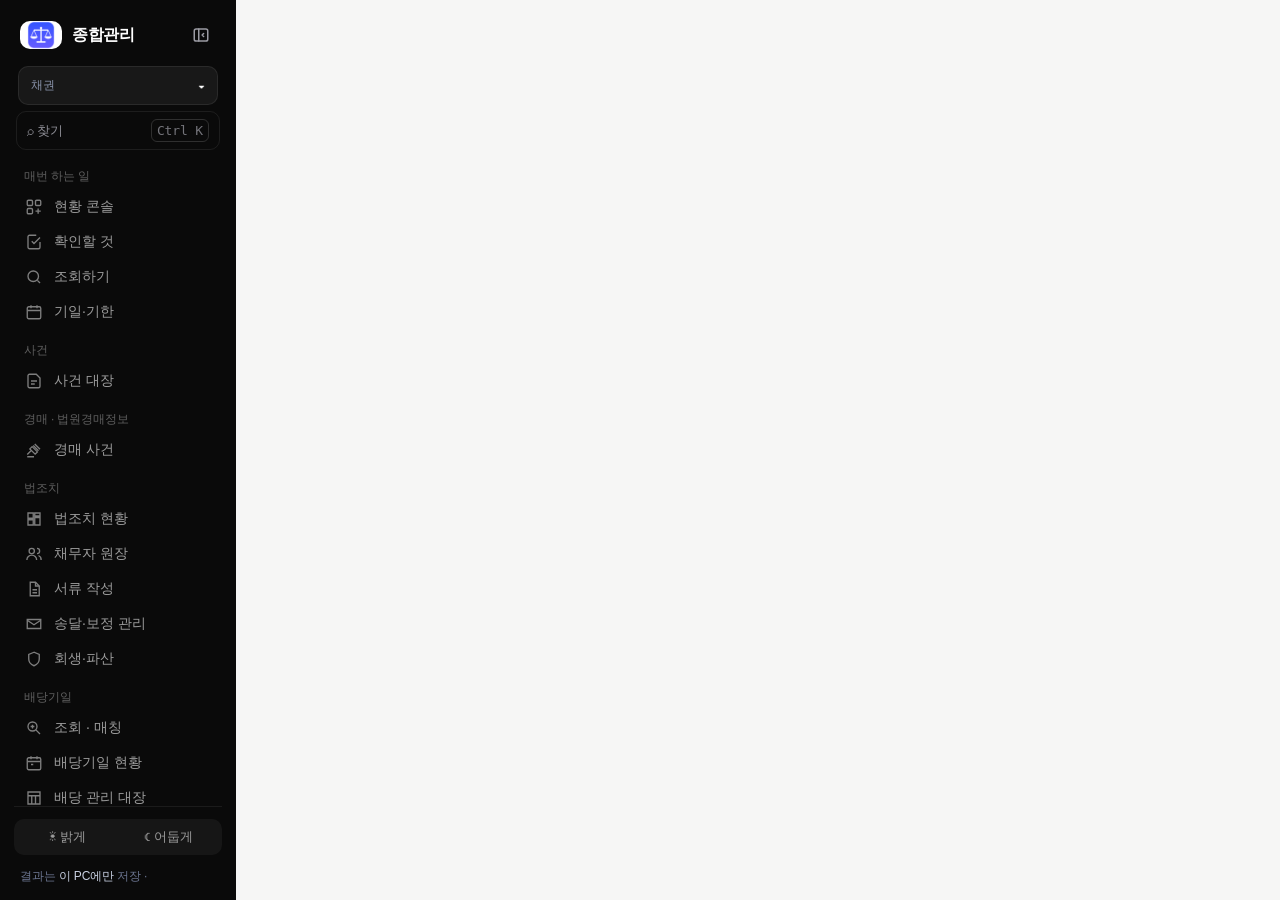
<file: app/ui/index.html>
<!doctype html>
<html lang="ko">
<head>
<meta charset="utf-8">
<meta name="viewport" content="width=device-width, initial-scale=1">
<title>종합관리</title>
<link rel="stylesheet" href="base.css">
<link rel="stylesheet" href="app.css">
</head>
<body>
<div class="app">
<aside>
  <div class="brand"><i class="ci" title="법조치 통합관리"><img src="[data-uri]" alt="법조치 통합관리"></i><span class="bt">종합관리</span><button class="side-tg" id="sideTg" title="메뉴 접기 (Ctrl+B)" aria-label="메뉴 접기"><svg viewBox="0 0 24 24" fill="none" stroke="currentColor" stroke-width="2" stroke-linecap="round" stroke-linejoin="round"><rect x="3" y="4" width="18" height="16" rx="2.5"/><path d="M9 4v16"/><path d="m15.5 10-2 2 2 2"/></svg></button></div>
  <div class="book-sel" id="bookSel" title="채권 바꾸기"><span class="lbl">채권</span><b id="bookName"></b><span>▾</span></div>
  <div class="nav-find" id="navFind" title="화면 · 사건번호 · 당사자 · 채무자 · 할 일 찾기">⌕ 찾기<kbd>Ctrl K</kbd></div>
  <nav id="nav">
    <div class="menu-label">매번 하는 일</div>
    <button data-s="console"><svg viewBox="0 0 24 24" fill="none" stroke="currentColor" stroke-width="1.8"><rect x="3" y="3" width="7" height="7" rx="1.5"/><rect x="14" y="3" width="7" height="7" rx="1.5"/><rect x="3" y="14" width="7" height="7" rx="1.5"/><path d="M14 17.5h7M17.5 14v7"/></svg>현황 콘솔</button>
    <button data-s="home"><svg viewBox="0 0 24 24" fill="none" stroke="currentColor" stroke-width="1.8"><path d="M9 11l3 3 8-8"/><path d="M20 12v7a2 2 0 0 1-2 2H6a2 2 0 0 1-2-2V5a2 2 0 0 1 2-2h9"/></svg>확인할 것<span class="pill red" id="pillTodo" hidden></span></button>
    <button data-s="pick"><svg viewBox="0 0 24 24" fill="none" stroke="currentColor" stroke-width="1.8"><circle cx="11" cy="11" r="7"/><path d="m20 20-3.5-3.5"/></svg>조회하기<span class="pill" id="pillRun" hidden></span></button>
    <button data-s="cal"><svg viewBox="0 0 24 24" fill="none" stroke="currentColor" stroke-width="1.8"><rect x="3" y="5" width="18" height="16" rx="2"/><path d="M3 10h18M8 3v4M16 3v4"/></svg>기일·기한</button>
    <div class="menu-label">사건</div>
    <button data-s="ledger"><svg viewBox="0 0 24 24" fill="none" stroke="currentColor" stroke-width="1.8"><path d="M4 5a2 2 0 0 1 2-2h9l5 5v11a2 2 0 0 1-2 2H6a2 2 0 0 1-2-2z"/><path d="M8 12h8M8 16h5"/></svg>사건 대장</button>
    <div class="menu-label">경매 · 법원경매정보</div>
    <button data-s="auction"><svg viewBox="0 0 24 24" fill="none" stroke="currentColor" stroke-width="1.8"><path d="M13 4l7 7M11 6l7 7M9.5 7.5l7 7-3 3-7-7z"/><path d="M8 13l-5 5M3 21h9"/></svg>경매 사건<span class="pill" id="pillAuc" hidden></span></button>
    <div class="menu-label">법조치</div>
    <button data-s="lg_home"><svg viewBox="0 0 24 24" fill="none" stroke="currentColor" stroke-width="1.8"><path d="M4 4h7v7H4zM13 4h7v4h-7zM13 10h7v10h-7zM4 13h7v7H4z"/></svg>법조치 현황<span class="pill red" id="pillStop" hidden></span></button>
    <button data-s="lg_debtors"><svg viewBox="0 0 24 24" fill="none" stroke="currentColor" stroke-width="1.8"><circle cx="9" cy="8" r="3.5"/><path d="M2.5 20a6.5 6.5 0 0 1 13 0M16 4.5a3.5 3.5 0 0 1 0 7M18 14a6 6 0 0 1 3.5 6"/></svg>채무자 원장</button>
    <button data-s="fm"><svg viewBox="0 0 24 24" fill="none" stroke="currentColor" stroke-width="1.8"><path d="M7 3h7l5 5v13H7z"/><path d="M14 3v5h5M10 13h6M10 17h6"/></svg>서류 작성</button>
    <button data-s="lg_dlv"><svg viewBox="0 0 24 24" fill="none" stroke="currentColor" stroke-width="1.8"><path d="M3 6h18v12H3z"/><path d="m3 7 9 6 9-6"/></svg>송달·보정 관리<span class="pill" id="pillDlv" hidden></span></button>
    <button data-s="lg_rehab"><svg viewBox="0 0 24 24" fill="none" stroke="currentColor" stroke-width="1.8"><path d="M12 3 5 6v6c0 4.5 3 7.5 7 9 4-1.5 7-4.5 7-9V6z"/></svg>회생·파산<span class="pill" id="pillRehab" hidden></span></button>
    <div class="menu-label">배당기일</div>
    <button data-s="dv_run"><svg viewBox="0 0 24 24" fill="none" stroke="currentColor" stroke-width="1.8"><circle cx="10" cy="10" r="6"/><path d="m20 20-5.5-5.5M7.5 10h5M10 7.5v5"/></svg>조회 · 매칭</button>
    <button data-s="dv_board"><svg viewBox="0 0 24 24" fill="none" stroke="currentColor" stroke-width="1.8"><rect x="3" y="5" width="18" height="16" rx="2"/><path d="M3 10h18M8 3v4M16 3v4M8 14h3"/></svg>배당기일 현황</button>
    <button data-s="dv_ledger"><svg viewBox="0 0 24 24" fill="none" stroke="currentColor" stroke-width="1.8"><path d="M4 4h16v16H4z"/><path d="M4 9h16M9 9v11M14 9v11"/></svg>배당 관리 대장<span class="pill red" id="pillDv" hidden></span></button>
    <button data-s="dv_stats"><svg viewBox="0 0 24 24" fill="none" stroke="currentColor" stroke-width="1.8"><path d="M4 20V11M10 20V5M16 20v-6M21 20H3"/></svg>배당 통계</button>
    <div class="menu-label">회수 분석</div>
    <button data-s="rc_home"><svg viewBox="0 0 24 24" fill="none" stroke="currentColor" stroke-width="1.8"><path d="M4 20V10M10 20V4M16 20v-7M22 20H2"/></svg>회수 현황</button>
    <button data-s="rc_miss"><svg viewBox="0 0 24 24" fill="none" stroke="currentColor" stroke-width="1.8"><circle cx="12" cy="12" r="9"/><path d="M12 7.5v5.5M12 16.5v.3"/></svg>놓친 것·할 것<span class="pill red" hidden></span></button>
    <button data-s="rc_judge"><svg viewBox="0 0 24 24" fill="none" stroke="currentColor" stroke-width="1.8"><path d="M4 6h16M4 12h9M4 18h7"/><path d="M15 17l2.2 2.2L21 15"/></svg>압류 판단<span class="pill" hidden></span></button>
    <button data-s="rc_next"><svg viewBox="0 0 24 24" fill="none" stroke="currentColor" stroke-width="1.8"><path d="M4 12h13M12 6l6 6-6 6"/><circle cx="4" cy="12" r="1.5"/></svg>법조치 계획</button>
    <button data-s="rc_anal"><svg viewBox="0 0 24 24" fill="none" stroke="currentColor" stroke-width="1.8"><path d="M4 20V10M10 20V4M16 20v-7M22 20H2"/></svg>분석</button>
    <button data-s="rc_data"><svg viewBox="0 0 24 24" fill="none" stroke="currentColor" stroke-width="1.8"><path d="M12 3v12M7.5 10.5L12 15l4.5-4.5"/><path d="M4 16v4h16v-4"/></svg>회수 자료 넣기</button>
    <button data-s="rc_std"><svg viewBox="0 0 24 24" fill="none" stroke="currentColor" stroke-width="1.8"><path d="M4 6h10M18 6h2M4 12h4M12 12h8M4 18h12"/><circle cx="16" cy="6" r="2"/><circle cx="10" cy="12" r="2"/><circle cx="18" cy="18" r="2"/></svg>회수 분석 기준</button>
    <div class="menu-label">보관</div>
    <button data-s="xl"><svg viewBox="0 0 24 24" fill="none" stroke="currentColor" stroke-width="1.8"><path d="M4 4h16v16H4z"/><path d="M4 9h16M4 14h16M10 4v16"/></svg>엑셀 넣기</button>
    <button data-s="hist"><svg viewBox="0 0 24 24" fill="none" stroke="currentColor" stroke-width="1.8"><circle cx="12" cy="12" r="9"/><path d="M12 7v5l3 2"/></svg>조회 기록 · 결과</button>
    <button data-s="report"><svg viewBox="0 0 24 24" fill="none" stroke="currentColor" stroke-width="1.8"><path d="M4 20V10M10 20V4M16 20v-7M22 20H2"/></svg>월간 보고서</button>
    <div class="menu-label">설정</div>
    <button data-s="lg_std"><svg viewBox="0 0 24 24" fill="none" stroke="currentColor" stroke-width="1.8"><path d="M4 5h16v14H4zM4 10h16M10 10v9"/></svg>기준표 (법령 값)</button>
    <button data-s="settings"><svg viewBox="0 0 24 24" fill="none" stroke="currentColor" stroke-width="1.8"><circle cx="12" cy="12" r="3"/><path d="M12 2v3M12 19v3M4.2 4.2l2.1 2.1M17.7 17.7l2.1 2.1M2 12h3M19 12h3M4.2 19.8l2.1-2.1M17.7 6.3l2.1-2.1"/></svg>설정</button>
  </nav>
  <div class="side-foot">
    <div class="theme-sw" id="themeSw"><button data-t="light">☀ 밝게</button><button data-t="dark">☾ 어둡게</button></div>
    <div class="who">결과는 <b>이 PC에만</b> 저장 · <span id="ver"></span></div>
  </div>
</aside>
<main><div class="wrap" id="view"></div></main>
</div>
<div id="toasts"></div>
<script src="app.js"></script>
<script src="auction.js"></script>
<script src="legal.js"></script>
<script src="forms.js"></script>
<script src="xl.js"></script>
<script src="console.js"></script>
<script src="dividend.js"></script>
<script src="recovery_glue.js"></script>
<script src="ux.js"></script>
</body>
</html>
</file>
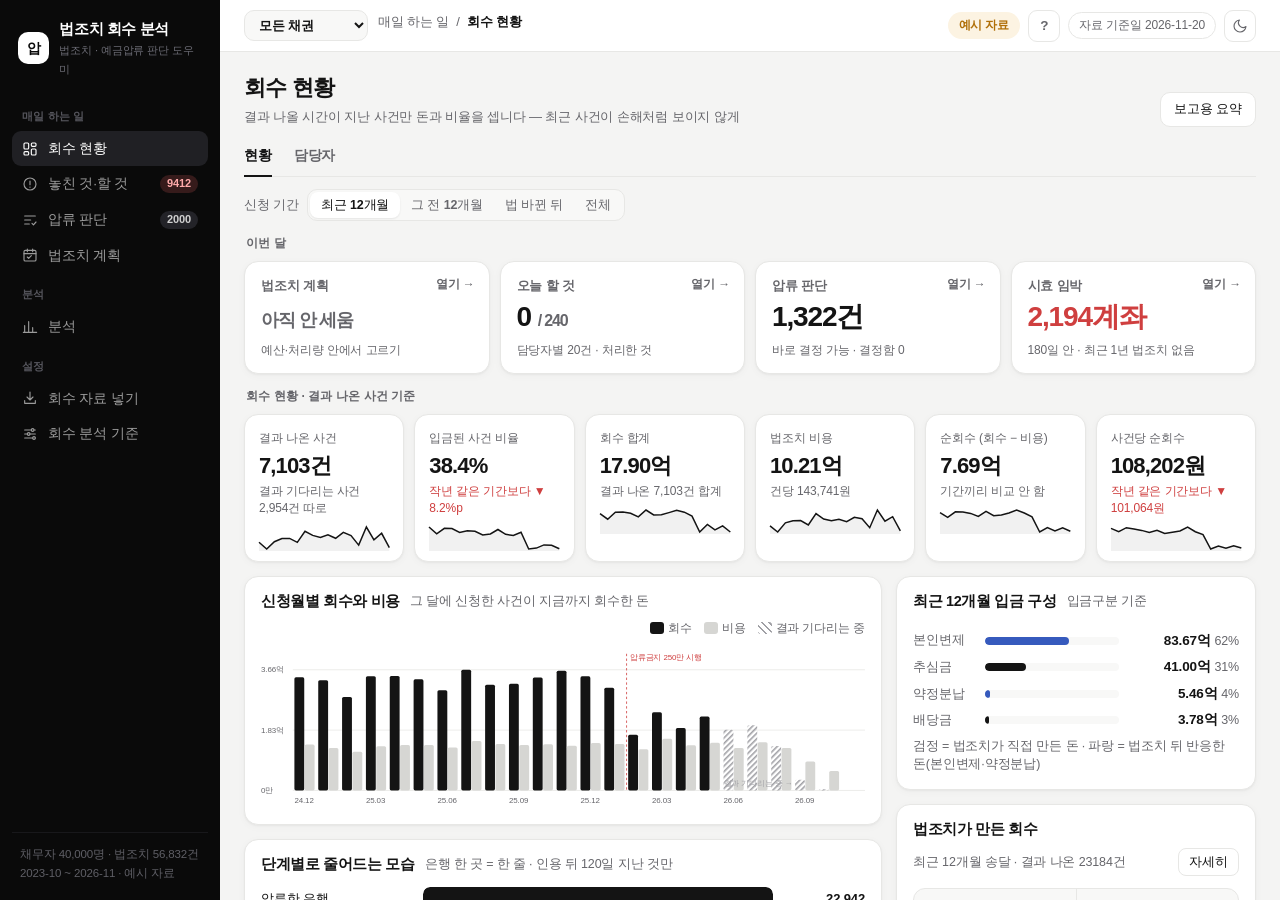
<file: app/ui/recovery.html>
<!doctype html>
<html lang="ko" data-theme="light">
<head>
<meta charset="utf-8">
<meta name="viewport" content="width=device-width, initial-scale=1">
<title>법조치 회수 분석 시안</title>
<style>
:root,[data-theme="light"]{
  --bg:#f4f4f3; --panel:#fff; --panel2:#f8f8f7; --hover:#f2f2f1; --line:#e7e7e5; --line2:#d6d6d3;
  --text:#141414; --sub:#66666b; --faint:#a0a0a5; --side:#0a0a0a; --side-text:#9b9b9b;
  --btn:#141414; --btn-text:#fff; --acc:#365abd; --acc-soft:rgba(54,90,189,.09);
  --ok:#1b8a4e; --ok-soft:#e8f5ed; --warn:#b06f08; --warn-soft:#fcf3e2; --bad:#cf3f3f; --bad-soft:#fdeeee;
  --shadow:0 1px 2px rgba(20,20,20,.04),0 2px 8px rgba(20,20,20,.03);
}
[data-theme="dark"]{
  --bg:#0b0b0c; --panel:#141416; --panel2:#1a1a1d; --hover:#1f1f23; --line:#26262b; --line2:#36363d;
  --text:#ededee; --sub:#a1a1a8; --faint:#6c6c75; --side:#070708; --side-text:#9a9aa2;
  --btn:#ededee; --btn-text:#0b0b0c; --acc:#7f9cf0; --acc-soft:rgba(127,156,240,.13);
  --ok:#4fd08a; --ok-soft:rgba(79,208,138,.13); --warn:#efb14a; --warn-soft:rgba(239,177,74,.13); --bad:#ff7b7b; --bad-soft:rgba(255,123,123,.13);
  --shadow:none;
}
*{box-sizing:border-box}
html,body{margin:0;height:100%}
body{background:var(--bg);color:var(--text);font-family:Pretendard,"Malgun Gothic","Apple SD Gothic Neo",sans-serif;font-size:13.5px;letter-spacing:-.01em;-webkit-font-smoothing:antialiased;font-variant-numeric:tabular-nums;line-height:1.45}
button,input,select,textarea{font:inherit;color:inherit;letter-spacing:inherit}
button{cursor:pointer}
svg.i{width:16px;height:16px;fill:none;stroke:currentColor;stroke-width:1.7;stroke-linecap:round;stroke-linejoin:round;flex-shrink:0}
.app{display:flex;height:100vh}
/* 왼쪽 메뉴 */
aside{width:220px;background:var(--side);color:var(--side-text);display:flex;flex-direction:column;padding:16px 12px;flex-shrink:0;overflow:auto}
.brand{display:flex;gap:10px;align-items:center;padding:2px 6px 16px}
.brand .logo{width:32px;height:32px;border-radius:10px;background:#fff;color:#0a0a0a;display:grid;place-items:center;font-weight:800;font-size:14px;letter-spacing:-.04em}
.brand b{color:#fff;font-size:15px;display:block;letter-spacing:-.03em}
.brand small{font-size:11px;color:#6c6c75}
.ml{font-size:11px;color:#55555c;padding:14px 10px 6px;font-weight:600;letter-spacing:.02em}
nav button{display:flex;align-items:center;gap:10px;width:100%;border:0;background:none;color:var(--side-text);padding:8px 10px;border-radius:9px;text-align:left;font-weight:500;font-size:13.5px}
nav button:hover{color:#e5e5e5;background:#131316}
nav button.on{background:#202024;color:#fff}
nav button .pill{margin-left:auto;font-size:11px;background:#232328;color:#cfcfcf;padding:1px 7px;border-radius:20px;font-weight:600}
nav button .pill.red{background:rgba(255,107,107,.18);color:#ffaaaa}
.side-foot{margin-top:auto;font-size:11.5px;color:#5f5f66;line-height:1.7;padding:12px 8px 0;border-top:1px solid #18181b}
/* 위 줄 */
main{flex:1;display:flex;flex-direction:column;min-width:0}
.top{height:52px;display:flex;align-items:center;gap:10px;padding:0 24px;border-bottom:1px solid var(--line);background:var(--panel);flex-shrink:0}
.top .crumb{font-size:13px;color:var(--sub)} .top .crumb b{color:var(--text);font-weight:650}
.top .r{margin-left:auto;display:flex;gap:8px;align-items:center}
.chip{display:inline-flex;align-items:center;gap:6px;font-size:12px;border:1px solid var(--line);border-radius:20px;padding:4px 10px;color:var(--sub);background:var(--panel);white-space:nowrap}
.chip.demo{color:var(--warn);background:var(--warn-soft);border-color:transparent;font-weight:700}
.iconbtn{width:32px;height:32px;border:1px solid var(--line);border-radius:9px;background:var(--panel);display:grid;place-items:center;color:var(--sub)}
.iconbtn:hover{color:var(--text);background:var(--hover)}
.view{flex:1;overflow:auto;padding:20px 24px 56px}
/* 머리 */
.ph{display:flex;align-items:flex-end;justify-content:space-between;gap:14px;margin-bottom:16px;flex-wrap:wrap}
.ph h1{font-size:22px;margin:0;font-weight:700;letter-spacing:-.035em}
.ph p{margin:4px 0 0;color:var(--sub);font-size:13px}
.row{display:flex;gap:8px;align-items:center;flex-wrap:wrap}
.btn{border:1px solid var(--line);background:var(--panel);padding:7px 13px;border-radius:10px;font-weight:550;display:inline-flex;align-items:center;gap:6px;white-space:nowrap;font-size:13px}
.btn:hover{background:var(--hover)}
.btn.p{background:var(--btn);border-color:var(--btn);color:var(--btn-text)}
.btn.p:hover{opacity:.9}
.btn.sm{padding:4px 10px;font-size:12.5px;border-radius:8px}
.btn:disabled{opacity:.4;cursor:default}
.seg{display:inline-flex;border:1px solid var(--line);border-radius:10px;padding:2px;background:var(--panel2)}
.seg button{border:0;background:none;padding:4px 11px;border-radius:8px;font-size:12.5px;color:var(--sub);font-weight:550;white-space:nowrap}
.seg button.on{background:var(--panel);color:var(--text);box-shadow:0 1px 2px rgba(0,0,0,.08)}
/* 카드 */
.card{background:var(--panel);border:1px solid var(--line);border-radius:14px;box-shadow:var(--shadow);min-width:0}
.ch{display:flex;align-items:center;gap:8px 10px;padding:14px 16px 0;flex-wrap:wrap}
.ch h3{margin:0;font-size:14.5px;font-weight:700;letter-spacing:-.025em}
.ch .r{margin-left:auto;display:flex;gap:6px;align-items:center;flex-wrap:wrap}
.cb{padding:12px 16px 16px}
.cb.flush{padding:10px 0 0}
.sub{color:var(--sub);font-size:12.5px}
.nw{white-space:nowrap}
.faint{color:var(--faint)}
.up{color:var(--ok)!important} .down{color:var(--bad)!important}
.g2{display:grid;grid-template-columns:minmax(0,1fr) minmax(0,1fr);gap:14px}
.gside{display:grid;grid-template-columns:minmax(0,1fr) 360px;gap:14px;align-items:start}
.stack{display:grid;gap:14px;min-width:0}
/* 숫자 카드 */
.kpis{display:grid;grid-template-columns:repeat(6,minmax(0,1fr));gap:10px;margin-bottom:14px}
.kpi{padding:13px 14px 10px}
.kpi span{font-size:12px;color:var(--sub);font-weight:500}
.kpi b{display:block;font-size:22px;font-weight:700;letter-spacing:-.04em;margin:3px 0 1px;white-space:nowrap}
.kpi em{font-style:normal;font-size:12px;color:var(--sub);display:block;line-height:1.4}
.kpi svg{display:block;width:100%;height:26px;margin-top:8px;overflow:visible}
/* 표 */
table{width:100%;border-collapse:collapse;font-size:13px}
th{text-align:left;font-weight:600;color:var(--sub);font-size:12px;padding:8px 10px;border-bottom:1px solid var(--line);background:var(--panel2);position:sticky;top:0;z-index:1;white-space:nowrap}
th.s{cursor:pointer} th.s:hover{color:var(--text)}
td{padding:8px 10px;border-bottom:1px solid var(--line);vertical-align:middle}
td.n,th.n{text-align:right}
td.n{white-space:nowrap}
td.nw{white-space:nowrap}
tbody tr:hover{background:var(--hover)}
tbody tr.sel{background:var(--acc-soft)}
tbody tr.total{font-weight:700;background:var(--panel2)}
tr.click{cursor:pointer}
.tw{overflow:auto;max-height:calc(100vh - 250px)}
.card>.tw{border-top:1px solid var(--line);border-radius:0 0 14px 14px}
.cb.flush>.tw{border-top:1px solid var(--line)}
.tw table td:first-child,.tw table th:first-child{padding-left:16px}
.tw table td:last-child,.tw table th:last-child{padding-right:16px}
table.xl td{user-select:none}
table.xl td.cs{background:var(--acc-soft)!important;box-shadow:inset 0 0 0 1px var(--acc)}
.tag{display:inline-block;font-size:11.5px;font-weight:600;padding:2px 8px;border-radius:20px;background:var(--panel2);border:1px solid var(--line);color:var(--sub);white-space:nowrap}
.tag.red{background:var(--bad-soft);border-color:transparent;color:var(--bad)}
.tag.warn{background:var(--warn-soft);border-color:transparent;color:var(--warn)}
.tag.ok{background:var(--ok-soft);border-color:transparent;color:var(--ok)}
.tag.acc{background:var(--acc-soft);border-color:transparent;color:var(--acc)}
.tag.dark{background:var(--text);border-color:var(--text);color:var(--bg)}
.tb{display:flex;gap:8px;align-items:center;flex-wrap:wrap}
select,.in{border:1px solid var(--line);background:var(--panel);border-radius:9px;padding:6px 9px;font-size:13px}
.in.num{width:118px;text-align:right}
.tabs{display:flex;gap:4px;margin-bottom:14px;flex-wrap:wrap}
.tabs button{border:1px solid transparent;background:none;padding:6px 13px;color:var(--sub);font-weight:600;border-radius:20px;font-size:13px}
.tabs button:hover{background:var(--hover)}
.tabs button.on{color:var(--bg);background:var(--text)}
.tabs button .c{font-weight:500;opacity:.7;margin-left:4px}
.note{font-size:12.5px;color:var(--sub);background:var(--panel2);border:1px solid var(--line);border-radius:10px;padding:9px 12px;line-height:1.6}
.note b{color:var(--text)}
.note.warn{background:var(--warn-soft);border-color:transparent;color:var(--warn)} .note.warn b{color:var(--warn)}
.note.red{background:var(--bad-soft);border-color:transparent;color:var(--bad)} .note.red b{color:var(--bad)}
/* 깔때기 */
.fun{display:grid;gap:4px}
.fun .fr{display:grid;grid-template-columns:150px minmax(0,1fr) 80px;gap:12px;align-items:center;font-size:13px}
.fun .bar{height:24px;background:var(--panel2);border-radius:7px;overflow:hidden}
.fun .bar i{display:block;height:100%;background:var(--text);border-radius:7px}
.fun .fr.last .bar i{background:var(--ok)}
.fun .r{text-align:right;font-weight:700}
.fun .cv{display:grid;grid-template-columns:150px minmax(0,1fr);gap:12px;font-size:11.5px;color:var(--sub)}
.fun .cv span{padding-left:6px}
/* 범위 막대 */
.rng{position:relative;height:14px;width:110px;display:inline-block;vertical-align:middle}
.rng .ln{position:absolute;top:6px;left:0;right:0;height:2px;background:var(--line);border-radius:2px}
.rng .ci{position:absolute;top:3px;height:8px;background:var(--faint);opacity:.45;border-radius:3px}
.rng .pt{position:absolute;top:1px;width:3px;height:12px;background:var(--text);border-radius:2px}
/* 묶어 보기 */
.heat td.hc{text-align:center;font-weight:650;cursor:pointer;min-width:76px;border-left:1px solid var(--panel)}
.heat td.hc small{display:block;font-weight:500;font-size:10.5px;opacity:.75}
.heat td.hc.hide{color:var(--faint);font-weight:500;background:repeating-linear-gradient(45deg,var(--panel2) 0 6px,var(--panel) 6px 12px)}
.heat td.hc.few{outline:1.5px dashed var(--warn);outline-offset:-4px}
.heat td.hc.pick{outline:2px solid var(--acc);outline-offset:-2px}
.legend{display:flex;gap:12px;flex-wrap:wrap;font-size:12px;color:var(--sub);align-items:center}
.legend i{display:inline-block;width:14px;height:12px;border-radius:3px;vertical-align:-2px;margin-right:4px}
.fchip{display:inline-flex;align-items:center;gap:4px;border:1px solid var(--line);border-radius:20px;padding:2px 4px 2px 11px;background:var(--panel2);font-size:12.5px}
.fchip.on{border-color:var(--text);background:var(--panel)}
.fchip select{border:0;background:none;padding:3px 2px;font-weight:650}
.fchip button{border:0;background:none;width:22px;height:22px;border-radius:50%;color:var(--sub)}
.fchip button:hover{background:var(--hover);color:var(--text)}
select.addf{border-style:dashed;border-radius:20px;color:var(--sub)}
/* 값 종류 */
.v-est{font-style:italic;border-bottom:1.5px dotted var(--sub)}
.v-set{color:var(--acc);font-weight:650}
/* 사건 판단 */
.gcase{display:grid;grid-template-columns:236px minmax(0,1fr);gap:14px;align-items:start}
.clist{display:grid;gap:6px;max-height:calc(100vh - 300px);overflow:auto;padding-right:2px}
.ci-item{border:1px solid var(--line);border-radius:11px;padding:9px 11px;background:var(--panel);cursor:pointer;font-size:13px}
.ci-item:hover{background:var(--hover)}
.ci-item.on{border-color:var(--text);box-shadow:inset 3px 0 0 var(--text)}
.ci-item .t{display:flex;justify-content:space-between;gap:6px;font-weight:650}
.hero{display:grid;grid-template-columns:repeat(5,minmax(0,1fr));margin-bottom:14px}
.hero div{padding:13px 16px;border-left:1px solid var(--line)}
.hero div:first-child{border-left:0}
.hero span{font-size:12px;color:var(--sub);display:block}
.hero b{font-size:19px;font-weight:700;letter-spacing:-.035em;display:block;margin-top:2px;white-space:nowrap}
.hero em{font-style:normal;font-size:11.5px;color:var(--sub)}
.chk{list-style:none;margin:0;padding:0}
.chk li{display:flex;gap:9px;padding:7px 0;border-top:1px dashed var(--line);font-size:13px;align-items:flex-start}
.chk li:first-child{border-top:0}
.chk li i{font-style:normal;width:18px;height:18px;border-radius:50%;flex-shrink:0;display:grid;place-items:center;font-size:11px;font-weight:800;margin-top:1px}
.chk li.ok i{background:var(--ok-soft);color:var(--ok)}
.chk li.warn i{background:var(--warn-soft);color:var(--warn)}
.chk li.bad i{background:var(--bad-soft);color:var(--bad)}
.chk li.info i{background:var(--acc-soft);color:var(--acc)}
.kv{display:grid;grid-template-columns:84px 1fr;gap:6px 10px;font-size:13px}
.kv dt{color:var(--sub)} .kv dd{margin:0}
.pbar{display:inline-block;width:64px;height:6px;background:var(--panel2);border-radius:4px;vertical-align:middle;margin-right:6px;position:relative;overflow:hidden}
.pbar i{position:absolute;top:0;bottom:0;background:var(--line2)}
.pbar b{position:absolute;top:0;bottom:0;left:0;background:var(--text);border-radius:4px}
.alloc{display:flex;height:34px;border-radius:9px;overflow:hidden;border:1px solid var(--line)}
.alloc div{display:flex;flex-direction:column;justify-content:center;padding:0 8px;font-size:11px;font-weight:650;line-height:1.2;min-width:0;white-space:nowrap;overflow:hidden}
.alloc div small{font-weight:500;opacity:.8}
.dec{display:grid;gap:6px}
.dec label{display:flex;gap:8px;align-items:center;border:1px solid var(--line);border-radius:10px;padding:8px 11px;cursor:pointer;font-size:13px;font-weight:550}
.dec label.on{border-color:var(--text);background:var(--panel2)}
textarea{width:100%;min-height:64px;border:1px solid var(--line);background:var(--panel2);border-radius:10px;padding:8px 10px;font-size:13px;resize:vertical}
.big{font-size:26px;font-weight:750;letter-spacing:-.04em}
/* 일괄 */
.selbar{display:flex;gap:10px;align-items:center;flex-wrap:wrap;padding:10px 16px;background:var(--text);color:var(--bg);border-radius:12px;margin-bottom:12px}
.selbar .btn{background:transparent;color:var(--bg);border-color:rgba(255,255,255,.25)}
[data-theme="dark"] .selbar .btn{border-color:rgba(0,0,0,.25)}
.selbar .btn.p{background:var(--bg);color:var(--text);border-color:var(--bg)}
.selbar b{font-size:15px}
.bk{display:inline-block;font-size:11.5px;border:1px solid var(--line);border-radius:6px;padding:1px 6px;margin:1px 3px 1px 0;white-space:nowrap;background:var(--panel)}
.bk em{font-style:normal;color:var(--sub)}
/* 자료 넣기 */
.drop{border:1.5px dashed var(--line2);border-radius:14px;padding:24px;text-align:center;color:var(--sub);background:var(--panel)}
.drop b{color:var(--text);display:block;font-size:15px;margin-bottom:4px}
.issue{display:grid;grid-template-columns:30px 1fr auto;gap:10px;align-items:start;padding:11px 0;border-top:1px solid var(--line);font-size:13px}
.issue:first-child{border-top:0;padding-top:2px}
.issue .ic{width:28px;height:28px;border-radius:8px;display:grid;place-items:center;font-weight:800;font-size:12px}
/* 할 일 */
.todo{display:grid;gap:8px}
.todo .t{display:grid;grid-template-columns:1fr auto;gap:2px 10px;border:1px solid var(--line);border-radius:11px;padding:10px 12px;cursor:pointer;font-size:13px;background:var(--panel)}
.todo .t:hover{background:var(--hover)}
.todo .t b{font-weight:650}
.todo .t .v{font-weight:750;text-align:right;white-space:nowrap}
.chart svg{width:100%;height:auto;display:block}
.chart text{fill:var(--sub);font-size:10px;font-family:inherit}
.formula{font-size:12.5px;line-height:1.75;color:var(--sub)}
.formula p{margin:0 0 8px}
details>summary{cursor:pointer;font-size:13.5px;font-weight:700;list-style:none;padding:13px 16px}
details>summary::before{content:'▸ ';color:var(--sub)}
details[open]>summary::before{content:'▾ '}
.form{display:grid;gap:10px}
.form label{display:grid;gap:4px;font-size:12px;color:var(--sub)}
.toast{position:fixed;bottom:88px;left:50%;transform:translateX(-50%);background:var(--btn);color:var(--btn-text);padding:10px 18px;border-radius:12px;font-size:13px;opacity:0;transition:.2s;pointer-events:none;z-index:9}
.toast.on{opacity:1}
.tip{position:fixed;z-index:8;background:var(--btn);color:var(--btn-text);font-size:12px;line-height:1.55;padding:8px 10px;border-radius:9px;pointer-events:none;max-width:280px;display:none}
input[type=checkbox],input[type=radio]{width:15px;height:15px;accent-color:var(--text);margin:0}
/* 9차 */
.steps4{display:grid;grid-template-columns:repeat(4,minmax(0,1fr));gap:0;margin-bottom:14px}
.steps4>div{padding:14px 18px;border-left:1px solid var(--line)}
.steps4>div:first-child{border-left:0}
.steps4 i{font-style:normal;display:inline-grid;place-items:center;width:22px;height:22px;border-radius:50%;background:var(--text);color:var(--bg);font-size:12px;font-weight:800;margin-right:6px}
.steps4 b{font-size:14px}
.steps4 p{margin:6px 0 8px;font-size:12.5px;color:var(--sub);line-height:1.55}
@media (max-width:1500px){.actbar .kbd{display:none}}
@media (max-width:900px){.steps4{grid-template-columns:1fr 1fr}.steps4>div:nth-child(odd){border-left:0}}
/* 8차 */
details.card.fold>summary{display:flex;gap:10px;align-items:center;padding:14px 22px;font-size:15px}
details.card.fold>summary b{font-weight:700}
details.card.fold[open]>summary{padding-bottom:4px}
.bk.more{background:var(--panel2);color:var(--sub);cursor:default}
/* 7차 */
.chip.sm{font-size:11px;padding:2px 8px;vertical-align:1px}
.hl{cursor:pointer;color:var(--sub);text-decoration:underline;text-underline-offset:3px;margin-left:6px;font-size:12.5px}
.hl:hover{color:var(--text)}
.tbar{display:flex;gap:8px;align-items:center;flex-wrap:wrap;margin:-4px 0 14px}
/* 종합관리 안에 끼워 넣을 때 */
.ptabs{display:flex;gap:22px;border-bottom:1px solid var(--line);margin:-6px 0 16px;flex-wrap:wrap}
.ptabs button{border:0;background:none;padding:8px 0 10px;font-weight:650;color:var(--sub);border-bottom:2px solid transparent;margin-bottom:-1px;font-size:14px}
.ptabs button:hover{color:var(--text)}
.ptabs button.on{color:var(--text);border-color:var(--text)}
.crumb{font-size:13px;color:var(--faint);margin-bottom:6px}
html.embed aside,html.embed .top{display:none}
html.embed{--bg:#f6f6f5;--panel:#fff;--panel2:#f8f8f7;--hover:#f6f6f5;--line:#e8e8e6;--line2:#d6d6d3;--text:#121212;--sub:#555;--faint:#6c6c6c;--btn:#121212;--btn-text:#fff;--ok:#14703c;--warn:#875300;--bad:#b8323a;--shadow:0 1px 2px rgba(0,0,0,.03)}
html.embed[data-theme="dark"]{--bg:#0b0b0b;--panel:#141414;--panel2:#191919;--hover:#1b1b1b;--line:#262626;--line2:#333;--text:#f0f0f0;--sub:#b8b8b8;--faint:#8f8f8f;--btn:#f0f0f0;--btn-text:#0b0b0b;--ok:#4fd08a;--warn:#efb14a;--bad:#ff7b7b;--shadow:none}
html.embed body{font-size:14px}
html.embed .view{padding:24px 34px 56px}
html.embed .view>*:not(.actbar):not(.drawer){max-width:1200px;margin-left:auto;margin-right:auto}
html.embed .card{border-radius:16px}
html.embed .ch{padding:18px 22px 0} html.embed .ch h3{font-size:16px;font-weight:600}
html.embed .cb{padding:14px 22px 20px} html.embed .cb.flush{padding:12px 0 0}
html.embed .tw table td:first-child,html.embed .tw table th:first-child{padding-left:22px}
html.embed .btn{padding:9px 15px;font-weight:500;font-size:14px} html.embed .btn.sm{padding:6px 11px;font-size:13px}
html.embed .ph{margin-bottom:20px} html.embed .ph h1{font-weight:650}
html.embed .drawer{top:0}
html.embed .actbar{margin:14px -34px -56px;padding:12px 34px}
/* 6차: 법조치 연계 */
.lb{display:grid;grid-template-columns:96px minmax(0,1fr);gap:10px;padding:8px 0;border-top:1px dashed var(--line)}
.lb:first-child{border-top:0}
.lbr{display:flex;align-items:center;gap:8px;height:17px}
.lbr i{display:block;height:10px;border-radius:3px;min-width:2px}
.lbr span{font-size:11.5px;white-space:nowrap}
/* 5차 */
.pfsel{font-weight:700;border-radius:10px;padding:6px 10px;background:var(--panel2)}
.gl dt{font-weight:700;margin-top:12px;font-size:13.5px}
.gl dd{margin:3px 0 0;color:var(--sub);font-size:12.5px;line-height:1.6}
.gl dt:first-child{margin-top:0}
.drawer.help{z-index:7}
textarea.rep{min-height:230px;font-size:12.5px;line-height:1.7;background:var(--panel2)}
/* 4차 */
.sumline{display:grid;grid-template-columns:repeat(5,minmax(0,1fr));border:1px solid var(--line);border-radius:12px;background:var(--panel2)}
.sumline div{padding:10px 14px;border-left:1px solid var(--line)}
.sumline div:first-child{border-left:0}
.sumline span{display:block;font-size:12px;color:var(--sub)}
.sumline b{display:block;font-size:17px;font-weight:700;letter-spacing:-.03em;white-space:nowrap}
.sumline em{font-style:normal;font-size:11.5px;color:var(--sub)}
.kbd{font-size:11.5px;color:var(--faint);white-space:nowrap}
.kbd kbd{font-family:inherit;border:1px solid var(--line);border-bottom-width:2px;border-radius:5px;padding:0 5px;font-size:11px;color:var(--sub);background:var(--panel)}
.pager{display:flex;align-items:center;gap:6px}
/* 3차: 오늘 할 일·서랍·아래 결정 줄·확인 창 */
.today{display:grid;grid-template-columns:repeat(4,minmax(0,1fr));gap:10px;margin-bottom:14px}
.tcard{padding:14px 16px;cursor:pointer;position:relative;transition:border-color .15s}
.tcard:hover{border-color:var(--text)}
.tcard span{font-size:12.5px;color:var(--sub);font-weight:650}
.tcard b{display:block;font-size:28px;font-weight:750;letter-spacing:-.04em;margin:2px 0}
.tcard em{font-style:normal;font-size:12px;color:var(--sub)}
.tcard i{position:absolute;right:14px;top:14px;font-style:normal;font-size:12px;font-weight:650;color:var(--sub)}
.tcard:hover i{color:var(--text)}
.warn-t{color:var(--warn)!important}
.sec{font-size:12px;font-weight:700;color:var(--sub);margin:4px 2px 8px;letter-spacing:.01em}
.drawer{position:fixed;top:52px;right:0;bottom:0;width:390px;max-width:100vw;z-index:6;background:var(--panel);border-left:1px solid var(--line);box-shadow:-16px 0 40px rgba(0,0,0,.10);overflow:auto;animation:din .18s ease}
.drawer>.card{border:0;border-radius:0;box-shadow:none}
@keyframes din{from{transform:translateX(24px);opacity:0}}
.actbar{position:sticky;bottom:-56px;margin:14px -24px -56px;padding:12px 24px;background:var(--panel);border-top:1px solid var(--line);display:flex;gap:10px;align-items:center;flex-wrap:wrap;z-index:4;box-shadow:0 -10px 28px rgba(0,0,0,.06)}
.actbar .an span{display:block}
.actbar .an b{font-size:19px;font-weight:750;letter-spacing:-.03em}
.boot{padding:80px 0;text-align:center;color:var(--sub);font-size:14px}
.spin{display:inline-block;width:14px;height:14px;border:2px solid var(--line2);border-top-color:var(--text);border-radius:50%;animation:sp .8s linear infinite;vertical-align:-2px;margin-right:8px}@keyframes sp{to{transform:rotate(360deg)}}
.imp-busy{padding:28px 18px;color:var(--sub)}
.note.bad{border-color:var(--bad);color:var(--bad);background:var(--bad-soft)}
.imp-cnt{grid-template-columns:repeat(4,minmax(0,1fr))}.imp-cnt div:nth-child(4n+1){border-left:0}.imp-cnt div:nth-child(n+5){border-top:1px solid var(--line)}
.imp-drop .btn{margin:0 4px}
@media (max-width:900px){.imp-cnt{grid-template-columns:repeat(2,minmax(0,1fr))!important}.imp-cnt div{border-left:0!important}.imp-cnt div:nth-child(even){border-left:1px solid var(--line)!important}.imp-cnt div:nth-child(n+3){border-top:1px solid var(--line)}}
.sbar{display:flex;align-items:flex-end;gap:5px;height:220px;padding:14px 22px 10px}
.sbc{flex:1;min-width:0;display:flex;flex-direction:column;align-items:center;justify-content:flex-end;height:100%}
.sbc em{font-style:normal;font-size:10px;color:var(--faint);margin-bottom:3px;white-space:nowrap}
.sbs{width:100%;display:flex;flex-direction:column-reverse;border-radius:4px 4px 0 0;overflow:hidden;min-height:1px}
.sbs i{display:block;min-height:0}
.sbc span{font-size:10.5px;color:var(--sub);margin-top:5px;white-space:nowrap}
.isteps{display:flex;align-items:center;gap:8px;margin:0 0 14px;flex-wrap:wrap}
.isteps span{display:inline-flex;align-items:center;gap:6px;font-size:13px;color:var(--faint)}
.isteps span i{width:22px;height:22px;border-radius:50%;display:grid;place-items:center;font-style:normal;font-size:12px;font-weight:700;border:1.5px solid var(--line2)}
.isteps span.on{color:var(--text);font-weight:700}.isteps span.on i{background:var(--text);color:var(--bg);border-color:var(--text)}
.isteps span.done{color:var(--sub)}.isteps span.done i{background:var(--ok-soft);color:var(--ok);border-color:transparent}
.isteps b{flex:0 0 18px;height:1.5px;background:var(--line2)}
.itabs{display:flex;gap:8px;flex-wrap:wrap;margin:0 0 12px}
.itabs button{display:flex;flex-direction:column;align-items:flex-start;gap:2px;border:1px solid var(--line);background:var(--panel2);border-radius:10px;padding:8px 12px;cursor:pointer;font:inherit;color:var(--text);min-width:140px;text-align:left}
.itabs button.on{border-color:var(--text);background:var(--panel)}.itabs button span{font-size:12px;color:var(--sub)}
.itabs em{font-style:normal;font-size:11.5px}.itabs em.ok{color:var(--ok)}.bad,.itabs em.bad{color:var(--bad)}
tr.imiss td{background:var(--bad-soft)}
.ival{margin-bottom:18px}
.note.ok{border-color:var(--ok);background:var(--ok-soft);color:var(--text)}
.tag.sm{font-size:10.5px;padding:1px 6px}
.modal-bg{position:fixed;inset:0;background:rgba(0,0,0,.38);z-index:20;display:grid;place-items:center;padding:16px}
.modal{background:var(--panel);border-radius:16px;width:min(470px,100%);padding:20px 22px;box-shadow:0 24px 70px rgba(0,0,0,.3);font-size:13.5px;line-height:1.6}
.modal h3{margin:0 0 10px;font-size:17px;letter-spacing:-.03em}
@media (max-width:1060px){.kpis{grid-template-columns:repeat(3,minmax(0,1fr))}}
@media (max-width:1240px){.gside{grid-template-columns:minmax(0,1fr) 320px}}
@media (max-width:900px){
  .app{flex-direction:column;height:auto;min-height:100vh}
  aside{width:auto;padding:12px}
  nav{display:flex;flex-wrap:wrap;gap:4px} nav button{width:auto} .ml,.side-foot{display:none}
  .top{padding:8px 16px;height:auto;flex-wrap:wrap;gap:6px} .top .crumb{display:none} .top .r{flex-wrap:wrap;margin-left:0} .top .r .chip:not(.demo){display:none} .pager{flex-wrap:wrap}
  .view{padding:16px}
  .kpis{grid-template-columns:repeat(2,minmax(0,1fr))}
  .g2,.gside,.gcase{grid-template-columns:1fr}
  .hero{grid-template-columns:repeat(2,minmax(0,1fr))} .hero div:nth-child(odd){border-left:0}
  .fun .fr{grid-template-columns:96px minmax(0,1fr) 60px} .fun .cv{grid-template-columns:96px 1fr}
  .tw{max-height:none} .clist{max-height:260px}
  .today{grid-template-columns:repeat(2,minmax(0,1fr))} .sumline{grid-template-columns:repeat(2,minmax(0,1fr))} .sumline div:nth-child(odd){border-left:0} .kbd{display:none} .drawer{top:0;width:100%} .actbar{margin:14px -16px -16px;padding:10px 16px;bottom:-16px}
}
</style>
</head>
<body>
<div class="app">
  <aside>
    <div class="brand"><div class="logo">압</div><div><b>법조치 회수 분석</b><small>법조치 · 예금압류 판단 도우미</small></div></div>
    <nav id="nav"></nav>
    <div class="side-foot" id="rowsN"></div>
  </aside>
  <main>
    <div class="top"><select id="gpf" class="pfsel" title="채권별로 보기" onchange="setPf(this.value)"></select><div class="crumb" id="crumb"></div>
      <div class="r"><span class="chip demo" id="dmode">불러오는 중</span><button class="iconbtn" title="용어 풀이" style="font-weight:800" onclick="ST.help=!ST.help;render()">?</button><span class="chip">자료 기준일 2026-11-20</span>
        <button class="iconbtn" title="밝게 / 어둡게" onclick="toggleTheme()"><svg class="i" viewBox="0 0 24 24"><path d="M21 12.8A9 9 0 1 1 11.2 3a7 7 0 0 0 9.8 9.8z"/></svg></button></div></div>
    <div class="view" id="view"><div class="boot">불러오는 중…</div></div>
  </main>
</div>
<div class="toast" id="toast"></div>
<div class="tip" id="tip"></div>
<script>
const EMBED=new URLSearchParams(location.search).has('embed');
if(EMBED){document.documentElement.classList.add('embed');try{const pr=parent.document.documentElement,sync=()=>{document.documentElement.dataset.theme=pr.dataset.theme==='dark'?'dark':'light'};sync();new MutationObserver(sync).observe(pr,{attributes:true,attributeFilter:['data-theme']})}catch(e){}}
/* ═════════ 가짜 자료 (DEMO) ═════════ */
function rng(s){return function(){s|=0;s=s+0x6D2B79F5|0;let t=Math.imul(s^s>>>15,1|s);t=t+Math.imul(t^t>>>7,61|t)^t;return((t^t>>>14)>>>0)/4294967296}}
const R=rng(20261120);
const norm=()=>{let u=0,v=0;while(!u)u=R();while(!v)v=R();return Math.sqrt(-2*Math.log(u))*Math.cos(2*Math.PI*v)};
function pick(a,w){let s=w.reduce((x,y)=>x+y,0),r=R()*s;for(let i=0;i<a.length;i++){r-=w[i];if(r<=0)return a[i]}return a[a.length-1]}
const DAY=864e5,D=(y,m,d)=>Date.UTC(y,m-1,d)/DAY,LAW=D(2026,2,1),FAR=D(2300,1,1);let TODAY=D(2026,11,20);
const ds=d=>new Date(d*DAY).toISOString().slice(0,10);
const ym=d=>ds(d).slice(0,7);

const BANKS=[ // 이름, 계좌 있을 확률, 돈 있을 확률, 인정액 중간값, 많이 쓰는 정도
 ['국민은행',.42,.38,450000,10],['신한은행',.36,.35,400000,9],['우리은행',.30,.33,380000,8],['하나은행',.28,.33,400000,7],
 ['농협은행',.45,.40,300000,10],['IBK기업은행',.18,.30,550000,5],['우체국',.22,.30,200000,5],['새마을금고',.24,.35,350000,5],
 ['신협',.15,.33,300000,3],['카카오뱅크',.34,.30,150000,6],['토스뱅크',.25,.28,120000,3],['케이뱅크',.15,.28,120000,2],
 ['SC제일은행',.08,.30,500000,2],['수협은행',.07,.30,250000,1.5]];
let BN=BANKS.map(b=>b[0]);
let AGES=['20대','30대','40대','50대','60대 이상'],AGEW=[10,22,28,24,16];
const AGEM={'20대':[.8,.6],'30대':[1,.9],'40대':[1.1,1.1],'50대':[1.1,1.25],'60대 이상':[.9,1.05]};
const REG=['서울','경기','인천','부산','대구','광주','대전','울산','세종','강원','충북','충남','전북','전남','경북','경남','제주'];
const REGW=[19,26,6,6,5,3,3,2,1,3,3,4,3,3,5,6,1];
const BANDS=['100만 이하','100~300만','300~500만','500~1,000만','1,000만 넘음'];
const band=a=>a<=1e6?BANDS[0]:a<=3e6?BANDS[1]:a<=5e6?BANDS[2]:a<=1e7?BANDS[3]:BANDS[4];
const ODS=['3년 미만','3~5년','5~10년','10년 이상'];
const odb=y=>y<3?ODS[0]:y<5?ODS[1]:y<10?ODS[2]:ODS[3];
let PFS=['22-A 카드','23-B 캐피탈','99-Z 저축은행','25-D 카드'];
const EVN={prev:'예전 압류에서 회수 없던 은행',paid:'예전 압류에서 회수된 은행'};

/* ═════════ 가짜 자료 v2 — 공통 양식 v2 구조 (DEMO) ═════════
   채무자 → 계좌(시효) → 법조치(구분·세부·확정일자·인용일자) → 제3채무자(결정금액) → 입금(입금구분·은행) · 조정 · 해제(사유 원문) · 전자추심 */
const R2=rng(424242),nrm2=()=>{let u=0,v=0;while(!u)u=R2();while(!v)v=R2();return Math.sqrt(-2*Math.log(u))*Math.cos(2*Math.PI*v)};
function pk2(a,w){let s=w.reduce((x,y)=>x+y,0),r=R2()*s;for(let i=0;i<a.length;i++){r-=w[i];if(r<=0)return a[i]}return a[a.length-1]}
const LTYPES={'지급명령':{cost:52000,eff:1.7,no:'차전',g:'지급명령',s:'전자독촉'},'소송':{cost:180000,eff:1.5,no:'가소',g:'소송',s:'전자소송'},
  '예금 압류추심':{cost:62000,eff:3.0,no:'타채',g:'압류추심',s:'예금'},'증권 압류추심':{cost:62000,eff:1.8,no:'타채',g:'압류추심',s:'증권'},
  '급여 압류추심':{cost:62000,eff:2.0,no:'타채',g:'압류추심',s:'급여'},'부동산 경매':{cost:2800000,eff:1.8,no:'타경',g:'경매',s:'부동산강제경매'},
  '재산명시':{cost:34000,eff:1.4,no:'카명',g:'재산명시',s:''}};
Object.assign(LTYPES,{'기타 압류추심':{cost:62000,eff:1.5,no:'타채',g:'압류추심',s:'기타'},'기타 경매':{cost:1500000,eff:1.3,no:'타경',g:'경매',s:'기타'},
  '가압류':{cost:60000,eff:1.3,no:'카단',g:'가압류',s:''},'재산조회':{cost:30000,eff:1.2,no:'카조',g:'재산조회',s:''},'기타':{cost:30000,eff:1.1,no:'',g:'기타',s:''}});
const TYPE_ORDER=['지급명령','소송','예금 압류추심','증권 압류추심','급여 압류추심','기타 압류추심','부동산 경매','기타 경매','가압류','재산명시','재산조회','기타'];
let LTN=TYPE_ORDER.slice();const BANKT=['예금 압류추심','증권 압류추심'];
let W0=D(2024,1,1),NW=Math.floor((TODAY-W0)/7);
let OWNERS=['김담당','이담당','박담당','최담당','정담당','강담당','조담당','윤담당','장담당','임담당','한담당','오담당'];const OWNW=[5,5,4,4,4,4,3,3,3,3,2,2];
const SURN='김이박최정강조윤장임한오서신권황안송류홍'.split(''),GIV='민서지현수영준호은우하도예진성유';
const COURTS0=['서울중앙지방법원','서울북부지방법원','인천지방법원','수원지방법원','대전지방법원','부산지방법원'];
const RELCAT=['변제완납','약정·분납','회생·파산·면책','오류·중복','취하·기타','모름'];
const RELTXT={'변제완납':['완납으로 해제','전액 변제 확인 후 해제','일시납 완제'],'약정·분납':['분납 약정 체결로 해제','채무자 요청 분할상환 약정','화해 후 해제'],
  '회생·파산·면책':['개인회생 개시결정','파산 면책 확정','신복위 채무조정 확정'],'오류·중복':['중복 압류 오류','착오 신청','제3채무자 오기'],
  '취하·기타':['담당자 판단 취하','기타 사정으로 취하'],'모름':['요청에 따라','확인 후 처리','전화 요청','팀장 지시']};
// 해제 사유 낱말 규칙 (공통 양식 99_해제사유_규칙과 같음 — 위에서부터 처음 맞는 것)
const RELRULE=[[/분납|분할|약정|화해/,'약정·분납'],[/완납|완제|변제|상환|일시납/,'변제완납'],[/회생|파산|면책|신복|채무조정/,'회생·파산·면책'],[/오류|착오|중복|잘못|오기/,'오류·중복'],[/취하|철회|기타/,'취하·기타']];
const relCat=t=>{for(const [re,c] of RELRULE)if(re.test(t||''))return c;return '모름'};
const DEBT=[],ACCT=[],ACT=[],PAY=[],CON=[],REL=[],ECOL=[];
const ALL_CASES=[],ALL_ROWS=[];let CASES=ALL_CASES,ROWS=ALL_ROWS;
function addPay(d,day,amt,kind,act,bank){if(day>TODAY)return;const p={d,day,amt,kind,act,bank:bank||''};d.pays.push(p);PAY.push(p);const k=Math.floor((day-W0)/7);if(k>=0&&k<NW)d.pw[k]+=amt}
function genDemo(NDEBT){
for(let i=0;i<NDEBT;i++){
  const prior=R2()<.35,w=.3+R2()*1.2+(prior?.4:0),job=R2()<.35,prop=R2()<.12,age=pk2(AGES,AGEW),am=AGEM[age];
  const d={key:'D'+(400000+i*13+Math.floor(R2()*13)),name:SURN[Math.floor(R2()*SURN.length)]+'O'+GIV[Math.floor(R2()*GIV.length)],owner:pk2(OWNERS,OWNW),
    age,sex:R2()<.62?'남':'여',pf:pk2(PFS,[3,3,3,4]),prior,w,job,prop,accts:[],acts:[],pays:[],cons:[],rels:[],ecol:[],agree:null,hist:{},
    bankSet:new Set(BANKS.filter(b=>R2()<Math.min(.92,b[1]*1.5*am[0])).map(b=>b[0])),pw:new Float32Array(NW)};
  const nAc=pk2([1,2,3],[6,3,1]);
  for(let k=0;k<nAc;k++){const bal=Math.min(4e7,Math.max(2e5,Math.round(4.5e6/nAc*Math.exp(nrm2()*.8)/1e4)*1e4));
    const ac={key:'A'+(700000+i*5+k),d,bal,prin:Math.round(bal*(.6+R2()*.3)/1e4)*1e4,fee:0,sihyo:TODAY+Math.floor(-30+R2()*3300)};d.accts.push(ac);ACCT.push(ac)}
  d.bal=d.accts.reduce((x,a)=>x+a.bal,0);d.st=(prior?10:0)+BANDS.indexOf(band(d.bal));
  let title=R2()<.55?{day:W0-Math.floor(R2()*1500),t:pk2(['지급명령','소송'],[8,2])}:null;d.title0=title;if(title)d.st+=5;
  const nA=pk2([0,1,2,3,4],[w>1?2:5,4,3,w>1?3:1,w>1?1.5:.3]);
  let wk=Math.floor(R2()*(NW-12)),prev=null;
  for(let k=0;k<nA&&wk<NW-3;k++){
    const t=!title?pk2(['지급명령','소송'],[8,2]):pk2(['예금 압류추심','증권 압류추심','급여 압류추심','재산명시','부동산 경매'],[prev==='예금 압류추심'?4:8,1,job?3:.4,1.5,prop?1.5:.1]);
    const L=LTYPES[t],ap=W0+wk*7+Math.floor(R2()*7);let cite=null,conf=null,sv;
    if(L.g==='압류추심'){cite=ap+7+Math.floor(R2()*14);sv=cite+5+Math.floor(R2()*10)}else sv=ap+15+Math.floor(R2()*25);
    if(sv>=TODAY)break;
    const res=R2()<.95?'인용':'기각';
    if((t==='지급명령'||t==='소송')&&res==='인용'){conf=sv+20+Math.floor(R2()*30);if(conf<TODAY)title={day:conf,t};else conf=null}
    const ac=d.accts[Math.floor(R2()*d.accts.length)];ac.fee+=L.cost;
    const a={id:'L'+(ACT.length+100001),d,t,g:L.g,s:L.s,ap,sv,cite,conf,cost:L.cost,res,acct:ac,owner:d.owner,banks:[],rel:null,
      no:ds(ap).slice(0,4)+L.no+(10000+Math.floor(R2()*80000)),court:pk2(COURTS0,[3,2,2,2,1,1])};
    d.acts.push(a);ACT.push(a);prev=t;wk+=8+Math.floor(R2()*24);
  }
  for(const a of d.acts){
    if(a.res!=='인용')continue;
    if(BANKT.includes(a.t)){
      const post=a.ap>=LAW,nb=pk2([1,2,3,4,5,6],[8,22,30,22,12,6]),pool=BANKS.slice(),bks=[];
      for(let k=0;k<nb;k++){const b=pk2(pool,pool.map(x=>x[4]));bks.push(b);pool.splice(pool.indexOf(b),1)}
      const alloc=Math.max(1e4,Math.floor(a.acct.bal/nb/1e4)*1e4);
      const c={id:a.id,key:d.key,name:d.name,owner:d.owner,no:a.no,d0:a.ap,claim:alloc*nb,age:d.age,sex:d.sex,pf:d.pf,nb,rows:[],last:0,sub:a.s,act:a,d,sihyo:Math.min(...d.accts.map(x=>x.sihyo))};
      for(const b of bks){
        const h=d.hist[b[0]],ev=h?(h.paid?'paid':'prev'):'none';
        let has=d.bankSet.has(b[0]);
        if(b[0]==='새마을금고'&&a.ap>D(2025,8,1)&&R2()<.5)has=false;
        if(b[0]==='카카오뱅크'&&a.ap>D(2025,8,1)&&R2()<.25)has=true;
        let rec=0;
        if(has&&R2()<Math.min(.9,b[2]*w*1.35*(a.t==='증권 압류추심'?.5:1)*(post?.7:1)))rec=Math.max(10000,Math.round(b[3]*1.7*am[1]*(post?.8:1)*Math.exp(nrm2()*.9)/1000)*1000);
        const req=R2()<.95,reqDay=a.cite+10+Math.floor(R2()*30);
        let paid=0,paidDay=null,why='';
        if(req&&reqDay<=TODAY){const e={a,d,bank:b[0],day:reqDay,amt:alloc};d.ecol.push(e);ECOL.push(e)}
        if(rec>0){if(req){const pd=reqDay+10+Math.floor(R2()*60);if(R2()<.88&&pd<=TODAY){paid=Math.min(rec,alloc);paidDay=pd;addPay(d,pd,paid,'추심금',a,b[0])}else why='은행 지급 대기'}else why='추심 요청 없음'}
        const r={c,bank:b[0],ev,alloc,served:true,responded:req&&reqDay<=TODAY,account:has,rec,paid,paidDay,respDay:a.cite+10,req,reqDay,why};
        c.rows.push(r);ROWS.push(r);c.last=Math.max(c.last,r.respDay);a.banks.push(r);
        d.hist[b[0]]={paid:(h&&h.paid)||paid>0,day:paidDay||reqDay};
      }
      CASES.push(c);
    }
    if(a.t==='급여 압류추심'&&job&&R2()<.35){const co='(주)'+pk2(['대한','한빛','미래','동방','새솔','우리'],[1,1,1,1,1,1])+pk2(['산업','유통','물산','테크'],[1,1,1,1]);a.company=co;
      const e={a,d,bank:co,day:a.cite+20,amt:a.acct.bal};if(e.day<=TODAY){d.ecol.push(e);ECOL.push(e)}
      const m=3+Math.floor(R2()*8),amt=Math.round((1.5e5+R2()*2.5e5)/1e3)*1e3;for(let j=0;j<m;j++)addPay(d,a.sv+40+j*30,amt,'추심금',a,co)}
    if(a.t==='부동산 경매'&&prop&&R2()<.55)addPay(d,a.sv+300+Math.floor(R2()*200),Math.round(d.bal*(.3+R2()*.6)/1e4)*1e4,'배당금',a);
  }
  const h0=(prior?.03:.010)*w,A=1.4e5*w;
  for(let k=0;k<NW;k++){
    const day=W0+k*7;let mult=1;
    for(const a of d.acts){const g=day-a.sv;if(a.res!=='인용'||g<0||g>=120)continue;mult*=1+(LTYPES[a.t].eff-1)*Math.exp(-g/30);
      if(g<7&&!d.agree&&R2()<.22){const c={d,day:a.sv+Math.floor(R2()*20),kind:'통화',act:a,res:'연락됨'};d.cons.push(c);CON.push(c);
        if(R2()<.4){const n=6+Math.floor(R2()*7),amt=Math.max(5e4,Math.round(d.bal*.015/1e4)*1e4),ag={d,day:c.day+3,kind:'약정',cat:'분납',act:a,n,amt,kept:0,start:c.day+10,res:`분납 ${n}회`};
          d.cons.push(ag);CON.push(ag);d.agree=ag;for(let j=0;j<n;j++){if(R2()<.78){addPay(d,ag.day+7+j*30,amt,'약정분납',a);ag.kept++}else break}}}}
    if(R2()<h0*mult)addPay(d,day+Math.floor(R2()*7),Math.round(A*(.4+R2()*1.2)*Math.exp(nrm2()*.4)/1e3)*1e3,'본인변제',null);
  }
  for(const a of d.acts){if(a.g!=='압류추심'||a.res!=='인용')continue;
    const got=d.pays.filter(p=>p.act===a&&p.kind==='추심금').reduce((x,p)=>x+p.amt,0);let cat=null,day=null;
    if(got>=a.acct.bal*.9){cat='변제완납';day=a.sv+150+Math.floor(R2()*60)}
    else if(d.agree&&d.agree.act===a){cat='약정·분납';day=d.agree.day+10}
    else if(R2()<.03){cat='오류·중복';day=a.cite+20}
    else if(R2()<.025){cat='회생·파산·면책';day=a.sv+60+Math.floor(R2()*300)}
    else if(R2()<.04){cat='취하·기타';day=a.sv+90+Math.floor(R2()*200)}
    if(cat&&day<=TODAY){const txt=R2()<.15?pk2(RELTXT['모름'],[1,1,1,1]):pk2(RELTXT[cat],RELTXT[cat].map(()=>1));const r={a,d,day,text:txt,cat0:cat};a.rel=r;d.rels.push(r);REL.push(r)}
  }
  d.hasJob=d.acts.some(a=>a.t==='급여 압류추심'&&d.pays.some(p=>p.act===a));d.hasProp=d.acts.some(a=>a.t==='부동산 경매');
  d.pays.sort((x,y)=>x.day-y.day);DEBT.push(d);
}
return toRows()}

/* 기준표 */
const STD=[
 {g:'비용',app:1,k:'post',n:'송달료 1회분',v:5640,u:'원',src:'송달료 규칙 (2026.7.1~)'},
 {g:'비용',app:1,k:'times',n:'채권압류 송달료 회분 (당사자당)',v:2,u:'회',src:'송달료 규칙'},
 {g:'비용',app:1,k:'stamp',n:'인지대 (압류+추심 신청)',v:4000,u:'원',src:'민사소송 등 인지법'},
 {g:'비용',k:'per',n:'은행 1곳 처리 원가',v:25000,u:'원',src:'회사 기준 (직접 입력)',note:'전자추심 요청·확인 등 사람 손'},
 {g:'분석',k:'wait',n:'인용 뒤 결과 기다리는 기간',v:120,u:'일',src:'분석 기준',note:'압류추심 인용일부터 이 기간이 안 지난 은행은 비율 계산에서 뺌 (추심금은 보통 인용 뒤 30~120일)'},
 {g:'분석',k:'minN',n:'믿을 만한 최소 건수',v:30,u:'건',src:'분석 기준',note:'이보다 적으면 「건수 적음」 표시, 추천에 안 씀'},
 {g:'분석',k:'hideN',n:'숫자 숨기는 건수',v:5,u:'건',src:'개인정보 보호',note:'이보다 적은 칸은 숫자를 숨김'},
 {g:'분석',k:'shrink',n:'건수 적을 때 당기는 정도',v:20,u:'건',src:'분석 기준',note:'건수 적은 묶음은 우연히 높거나 낮게 나오기 쉬움 → 윗 묶음(그 은행 전체 등) 비율을 이 건수만큼 섞음'},
 {g:'분석',k:'oldW',n:'법 바뀌기 전 자료 섞는 비율',v:30,u:'%',src:'분석 기준',note:'2026.2.1 뒤 자료가 최소 건수보다 적을 때만, 예전 자료 1건을 이 비율만큼으로 셈'},
 {g:'법조치 연계',k:'conN',n:'연계로 셀 기간 (송달 뒤)',v:60,u:'일',src:'분석 기준',note:'송달 뒤 이 기간 안 본인 변제를 그 법조치의 연계 회수로 셈 — 반응 곡선에서 효과가 끝나는 때를 보고 정함'},
 {g:'계획 기준',k:'minGain',n:'추천할 최소 기대 순증분',v:100000,u:'원',src:'업무 기준',note:'이보다 작으면 다음 법조치·이번 달 계획에 올리지 않음'},
 {g:'계획 기준',k:'budget',n:'이번 달 법조치 예산',v:30000000,u:'원',src:'업무 기준',note:'인지대·송달료·처리 원가 합 — 「이번 달 계획」의 기본값'},
 {g:'계획 기준',k:'cap',n:'담당자별 이번 달 법조치 상한',v:120,u:'건',src:'업무 기준',note:'한 사람이 한 달에 처리할 수 있는 신청 건수'},
 {g:'할 것 기준',k:'daily',n:'담당자별 오늘 할 것',v:20,u:'건',src:'업무 기준',note:'기대 회수 큰 것부터 이 건수만 「오늘 할 것」에 올림'},
 {g:'할 것 기준',k:'sihyoD',n:'시효 임박으로 볼 기간',v:180,u:'일',src:'업무 기준',note:'시효도래일까지 이 기간 안 남았고 최근 1년 법조치가 없는 계좌'},
 {g:'할 것 기준',k:'reqD',n:'인용 뒤 추심 요청 없으면',v:30,u:'일',src:'업무 기준',note:'압류추심 인용일부터 이 기간 지나도 전자추심 요청·회수가 없는 은행'},
 {g:'할 것 기준',k:'stopD',n:'매달 오던 돈이 끊겼다고 볼 기간',v:45,u:'일',src:'업무 기준',note:'추심금·약정 분납이 이 기간 넘게 안 들어오면'},
 {g:'할 것 기준',k:'execD',n:'확정 뒤 집행 없으면',v:90,u:'일',src:'업무 기준',note:'집행권원 확정일자부터 이 기간 지나도 압류·경매·재산명시가 없는 채무자'},
 {g:'할 것 기준',k:'relD',n:'해제 뒤 다음 조치 없으면',v:120,u:'일',src:'업무 기준',note:'변제완납·회생 말고 다른 사유로 해제됐는데 잔액이 남은 채무자'},
 {g:'업무',k:'maxB',n:'사건당 최대 은행 수',v:6,u:'곳',src:'업무 기준'},
 {g:'법령 값',k:'exempt',n:'압류금지 예금',v:2500000,u:'원',src:'민사집행법 시행령 (2026.2.1 접수분~)',note:'은행별로 빼지 않음 — 계좌 합산·생계비계좌는 은행이 판단. 이 날짜 앞뒤로 분석을 나눔'},
 {g:'자료 읽기',k:'citeLag',n:'압류추심 인용일자가 비었을 때 (신청일 뒤)',v:14,u:'일',src:'추정 기준',note:'02_법조치에 인용일자가 없으면 신청일 + 이 날수를 인용일로 봄'},
 {g:'자료 읽기',k:'svLagS',n:'압류추심 송달일 추정 (인용일 뒤)',v:7,u:'일',src:'추정 기준',note:'양식에 송달일이 없으면 인용일 + 이 날수를 송달일로 봄 — 연계 회수(송달 뒤 n일)의 시작점. 바꾸면 자료를 다시 조립함'},
 {g:'자료 읽기',k:'svLagO',n:'그 밖의 법조치 송달일 추정 (신청일 뒤)',v:30,u:'일',src:'추정 기준',note:'지급명령·소송·경매·재산명시 등 — 확정일자가 있으면 그보다 늦지 않게. 바꾸면 자료를 다시 조립함'},
];
for(const t of TYPE_ORDER)STD.push({g:'법조치 비용',k:'cost:'+t,n:t+' 1건',v:LTYPES[t].cost,u:'원',src:'회사 기준 (직접 입력)',note:'인지대·송달료·처리 원가를 합친 1건 비용 — 순증분(회수 − 비용)에 씀'});
const S=Object.fromEntries(STD.map(x=>[x.k,x.v]));

/* ═════════ 자료 조립 — 실제 자료와 예시 자료가 같은 길을 탐 ═════════
   실제 자료: 공통 양식 v2 → 종합관리(Python)가 읽고 검사해 채권 폴더에 저장 → 여기서 받아 조립
   예시 자료: 위 genDemo 로 만든 뒤 같은 모양(toRows)으로 바꿔 같은 build 를 거침 */
const PAYK=['추심금','배당금','공탁금','본인변제','약정분납','보증인','제3자','상계','기타'];
let DATA_MODE='demo',DATA_META=null,DEMO_T=null,BOOT_WANT=null,BOOT_ASK=[],APP_ON=false,BOOTED=false;
const RC_DEMO_KEY='rcDemoView';
const HAS_API=(()=>{try{return EMBED&&typeof parent.api==='function'}catch(e){return false}})();
const apiP=(n,a)=>parent.api(n,a||{});
const hx=v=>String(v??'').replace(/[&<>"]/g,c=>({'&':'&amp;','<':'&lt;','>':'&gt;','"':'&quot;'}[c]));

// 15차 시안: 새 칸·시트 예시 — 02_법조치 「제3채무자유형」, 08_채무조정(개인회생·파산·신용회복 상태)
function augmentDemo(T){const R3=rng(777),pk3=(a,w)=>{let t=w.reduce((x,y)=>x+y,0),r=R3()*t;for(let i=0;i<a.length;i++){r-=w[i];if(r<=0)return a[i]}return a[a.length-1]};
  T.L.forEach(l=>{const t=l[3];l[12]=t==='예금 압류추심'?(R3()<.3?'예금+세무서':'예금'):t==='증권 압류추심'?(R3()<.2?'증권+세무서':'증권'):t==='급여 압류추심'?(R3()<.08?'급여+세무서':'급여'):''});
  // 세무서만 따로 압류한 사람도 조금
  T.D.forEach((d,i)=>{if(R3()<.04){const ap=T.asof-60-Math.floor(R3()*700),li=T.L.length;T.L.push(['LT'+li,i,-1,'기타 압류추심','서울중앙지방법원',ds(ap).slice(0,4)+'타채'+(70000+li),ap,null,ap+14,null,d[2],0,'세무서'])}});
  T.X=[];
  T.D.forEach((d,i)=>{if(R3()>.09)return;const kind=pk3(['개인회생','파산','신용회복'],[6,1.5,2.5]),ap=T.asof-200-Math.floor(R3()*1300),r=R3();let st='진행',sd=ap;
    if(kind==='신용회복'){if(r<.42){st='실효';sd=ap+200+Math.floor(R3()*600)}else if(r<.55){st='완제';sd=ap+900}}
    else if(kind==='개인회생'){if(r<.35){st='폐지';sd=ap+120+Math.floor(R3()*700)}else if(r<.75){st='인가';sd=ap+150}else if(r<.85){st='면책';sd=ap+1100}}
    else{if(r<.25){st='폐지';sd=ap+100+Math.floor(R3()*300)}else if(r<.85){st='면책';sd=ap+250}}
    if(sd>T.asof){st='진행';sd=ap}T.X.push([i,kind,ap,st,sd]);
    if((st==='폐지'||st==='실효')&&R3()<.42){const ap2=sd+20+Math.floor(R3()*200);if(ap2<T.asof-30){const li=T.L.length;
      T.L.push(['LW'+li,i,-1,'급여 압류추심','서울중앙지방법원',ds(ap2).slice(0,4)+'타채'+(90000+li),ap2,null,ap2+14,null,d[2],0,'급여']);
      if(R3()<.62){const amt=Math.round((1.2e5+R3()*3e5)/1e3)*1e3,n=2+Math.floor(R3()*10);for(let j=0;j<n;j++){const day=ap2+50+j*30;if(day<=T.asof)T.P.push([i,day,amt,0,-1,li,-1])}}}}});
  return T}
function clearAll(){for(const a of [DEBT,ACCT,ACT,PAY,CON,REL,ECOL,ALL_CASES,ALL_ROWS])a.length=0}

// 만든 예시 자료 → 저장 모양 (D 채무자 · A 계좌 · L 법조치 · B 제3채무자 · P 입금 · C 약정 · R 해제 · E 전자추심)
function toRows(){
  const di=new Map(),ai=new Map(),li=new Map(),bi=new Map(),T={v:1,asof:TODAY,D:[],A:[],L:[],B:[],P:[],PK:PAYK,PB:[],C:[],R:[],E:[]};
  const bIdx=b=>{if(!b)return -1;if(!bi.has(b)){bi.set(b,T.PB.length);T.PB.push(b)}return bi.get(b)};
  for(const d of DEBT){di.set(d,T.D.length);T.D.push([d.key,d.name,d.owner,d.pf,d.age,d.sex])}
  for(const a of ACCT){ai.set(a,T.A.length);T.A.push([a.key,di.get(a.d),a.bal,a.prin,a.fee,a.sihyo])}
  for(const a of ACT){li.set(a,T.L.length);T.L.push([a.id,di.get(a.d),ai.get(a.acct),a.t,a.court,a.no,a.ap,a.conf,a.g==='압류추심'?a.cite:null,null,a.owner,0]);
    for(const r of a.banks)T.B.push([li.get(a),r.bank,r.alloc])}
  // 전산에서 추심금에 법조치키가 빠지는 경우도 시험하려고 셋 중 하나는 법조치키를 비움
  PAY.forEach((p,i)=>T.P.push([di.get(p.d),p.day,p.amt,PAYK.indexOf(p.kind),bIdx(p.bank),p.act&&!(p.kind==='추심금'&&p.bank&&i%3===0)?li.get(p.act):-1,-1]));
  for(const c of CON)if(c.kind==='약정')T.C.push([di.get(c.d),c.cat,c.day,c.start,c.n,c.amt,c.n*c.amt,'',-1]);
  for(const r of REL)T.R.push([li.get(r.a),di.get(r.d),r.day,r.text,'','']);
  for(const e of ECOL)T.E.push([li.get(e.a),di.get(e.d),e.bank,e.day,e.amt]);
  clearAll();return T}

// 저장 모양 → 화면이 쓰는 채무자·법조치·은행 줄
function build(T){
  clearAll();TODAY=T.asof;
  let mn=TODAY;for(const l of T.L)if(l[6]<mn)mn=l[6];for(const p of T.P)if(p[1]<mn)mn=p[1];
  mn=Math.max(mn,TODAY-7*160);W0=mn-((mn+3)%7);NW=Math.max(1,Math.floor((TODAY-W0)/7));  // 주(월요일) 단위, 최대 3년
  const Ds=T.D.map(r=>({key:r[0],name:r[1]||r[0],owner:r[2]||'담당 없음',pf:r[3]||'',age:r[4]||'모름',sex:r[5]||'모름',accts:[],acts:[],pays:[],cons:[],rels:[],ecol:[],
    agree:null,hist:{},pw:new Float32Array(NW),prior:false,title0:null,bal:0,st:0}));
  const As=T.A.map(r=>{const d=Ds[r[1]],ac={key:r[0],d,bal:r[2]||0,prin:r[3]||0,fee:r[4]||0,sihyo:r[5]==null?FAR:r[5]};d.accts.push(ac);ACCT.push(ac);return ac});
  const Ls=T.L.map(r=>{const d=Ds[r[1]],t=LTYPES[r[3]]?r[3]:'기타',L=LTYPES[t],ap=r[6],conf=r[7];let cite=null,sv=r[9];
    if(L.g==='압류추심'){cite=r[8]!=null?r[8]:ap+S.citeLag;if(sv==null)sv=cite+S.svLagS}
    else if(sv==null){sv=ap+S.svLagO;if(conf!=null&&sv>conf)sv=Math.max(ap,conf-14)}
    const a={id:r[0],d,t,g:L.g,s:L.s,ap,sv,cite,conf,cost:S['cost:'+t]??L.cost,res:sv>TODAY?'진행 중':'인용',acct:r[2]>=0?As[r[2]]:d.accts[0],
      owner:r[10]||d.owner,banks:[],rel:null,no:r[5]||'',court:r[4]||'',svEst:r[9]==null,ttype:r[12]||'',third:[]};
    d.acts.push(a);return a});
  for(const d of Ds)d.acts.sort((x,y)=>x.ap-y.ap);
  const BB=new Map();for(const b of T.B){const a=Ls[b[0]];if(!BB.has(a))BB.set(a,[]);BB.get(a).push(b)}
  for(const [a,bl] of BB)if(!BANKT.includes(a.t))a.third=bl.map(b=>b[1]);
  const hasBank=(a,bank)=>(BB.get(a)||[]).some(b=>b[1]===bank);
  const lastAct=(d,day,f)=>{let best=null;for(const a of d.acts){if(a.ap>day)break;if(f(a))best=a}return best};
  // 입금 — 법조치키가 없으면 그 전 마지막 압류(같은 은행 먼저)·경매로 이음
  const PK=T.PK||PAYK,PB=T.PB||[];
  for(const r of T.P){if(r[1]>TODAY)continue;const d=Ds[r[0]],kind=PK[r[3]]||'기타';let bank=r[4]>=0?PB[r[4]]:'',act=r[5]>=0?Ls[r[5]]:null;
    if(!act&&(kind==='추심금'||kind==='공탁금'))act=(bank&&lastAct(d,r[1],a=>a.g==='압류추심'&&hasBank(a,bank)))||lastAct(d,r[1],a=>a.g==='압류추심');
    if(!act&&kind==='배당금')act=lastAct(d,r[1],a=>a.g==='경매')||lastAct(d,r[1],a=>a.g==='압류추심');
    if(kind==='추심금'&&!bank&&act&&(BB.get(act)||[]).length===1)bank=BB.get(act)[0][1];
    d.pays.push({d,day:r[1],amt:r[2],kind,act,bank})}
  // 전자추심 — 법조치키가 없으면 그 전 마지막 예금·증권 압류(같은 은행 먼저)
  for(const r of T.E){const d=Ds[r[1]],bank=r[2];let a=r[0]>=0?Ls[r[0]]:null;
    if(!a)a=lastAct(d,r[3],x=>BANKT.includes(x.t)&&hasBank(x,bank))||lastAct(d,r[3],x=>x.g==='압류추심');
    if(!a)continue;const e={a,d,bank,day:r[3],amt:r[4]};d.ecol.push(e);ECOL.push(e)}
  // 약정 — 송달 뒤 연계 기간 안에 맺은 약정은 그 법조치가 이끈 것으로
  for(const r of T.C){const d=Ds[r[0]],day=r[2],a=lastAct(d,day,x=>x.res==='인용'&&x.sv<=day&&day-x.sv<=S.conN),n=r[4]||0;
    d.cons.push({d,day,kind:'약정',cat:r[1],act:a,n,amt:r[5]||(n&&r[6]?Math.round(r[6]/n):0),kept:0,start:r[3]!=null?r[3]:day+10,res:`${r[1]}${n?' '+n+'회':''}`,state:r[7]||''})}
  for(const r of T.R){const a=Ls[r[0]],x={a,d:a.d,day:r[2],text:r[3]||'',cat:r[4]||relCat(r[3]||''),bank:r[5]||''};if(!a.rel||a.rel.day<x.day)a.rel=x;a.d.rels.push(x);REL.push(x)}
  for(const d of Ds){
    d.cons.sort((x,y)=>x.day-y.day);if(d.cons.length)d.agree=d.cons[d.cons.length-1];CON.push(...d.cons);
    d.pays.sort((x,y)=>x.day-y.day);
    for(const p of d.pays){if(p.kind==='약정분납'){let ag=null;for(const c of d.cons)if(c.day<=p.day)ag=c;if(ag){ag.kept++;if(!p.act)p.act=ag.act}}
      PAY.push(p);const k=Math.floor((p.day-W0)/7);if(k>=0&&k<NW)d.pw[k]+=p.amt}
    d.bal=d.accts.reduce((x,a)=>x+a.bal,0);
    // 은행별 줄: 결정금액 · 추심 요청 · 추심금
    for(const a of d.acts){ACT.push(a);
      if(!BANKT.includes(a.t)||a.res!=='인용')continue;const bl=BB.get(a);if(!bl||!bl.length)continue;
      const c={id:a.id,key:d.key,name:d.name,owner:d.owner,no:a.no,d0:a.ap,claim:0,age:d.age,sex:d.sex,pf:d.pf,nb:bl.length,rows:[],last:0,sub:a.s,act:a,d,sihyo:Math.min(...d.accts.map(x=>x.sihyo))};
      for(const b of bl){const bank=b[1],h=d.hist[bank],ev=h?(h.paid?'paid':'prev'):'none';
        let paid=0,paidDay=null;for(const p of d.pays)if(p.act===a&&p.kind==='추심금'&&p.bank===bank){paid+=p.amt;if(paidDay==null)paidDay=p.day}
        let q=null;for(const e of d.ecol)if(e.a===a&&e.bank===bank&&(!q||e.day<q.day))q=e;
        const r={c,bank,ev,alloc:b[2],served:true,responded:!!q,account:paid>0,rec:paid,paid,paidDay,respDay:a.cite+10,req:!!q,reqDay:q?q.day:null,why:paid>0||q?'':'추심 요청 없음'};
        c.claim+=b[2];c.rows.push(r);ALL_ROWS.push(r);c.last=Math.max(c.last,r.respDay);a.banks.push(r);
        d.hist[bank]={paid:(h&&h.paid)||paid>0,day:paidDay||(q&&q.day)||a.cite}}
      ALL_CASES.push(c)}
    const ref=d.acts.length?d.acts[0].ap:TODAY;
    d.prior=d.pays.some(p=>(p.kind==='본인변제'||p.kind==='약정분납')&&p.day<ref&&p.day>=ref-365);
    const tc=d.acts.filter(a=>a.conf!=null&&(a.g==='지급명령'||a.g==='소송'));if(tc.length){const f=tc.reduce((x,y)=>y.conf<x.conf?y:x);d.title0={day:f.conf,t:f.t}}
    d.st=(d.prior?10:0)+BANDS.indexOf(band(d.bal))+(d.title0?5:0);
    d.hasJob=d.acts.some(a=>a.t==='급여 압류추심'&&d.pays.some(p=>p.act===a));d.hasProp=d.acts.some(a=>a.g==='경매');
    DEBT.push(d)}
  for(const x of (T.X||[])){const d=Ds[x[0]];if(d)(d.adj=d.adj||[]).push({kind:x[1],ap:x[2],st:x[3],day:x[4],src:x[5]||''})}
  const cnt=(arr,f)=>{const m=new Map();for(const x of arr){const k=f(x);if(k)m.set(k,(m.get(k)||0)+1)}return [...m].sort((a,b)=>b[1]-a[1]).map(x=>x[0])};
  OWNERS=cnt(DEBT,d=>d.owner);PFS=cnt(DEBT,d=>d.pf);BN=cnt(ALL_ROWS,r=>r.bank);
  LTN=TYPE_ORDER.filter(t=>ACT.some(a=>a.t===t));if(!LTN.length)LTN=['지급명령'];
  if(DEBT.some(d=>d.age==='모름')&&!AGES.includes('모름'))AGES.push('모름');
  CASES=ALL_CASES;ROWS=ALL_ROWS}

/* ── 시작 ── */
function setBootMsg(t){const v=document.getElementById('view');if(v)v.innerHTML=`<div class="boot"><span class="spin"></span>${t}</div>`}
const tick=()=>new Promise(r=>setTimeout(r,30));
function toast(t){const e=document.getElementById('toast');e.textContent=t;e.classList.add('on');clearTimeout(e._t);e._t=setTimeout(()=>e.classList.remove('on'),Math.max(2200,String(t).length*75))}
function modeChip(){return DATA_MODE==='real'?`<span class="chip sm">자료 기준일 ${ds(TODAY)}</span>`:'<span class="chip demo sm">예시 자료</span>'}
async function loadReal(){let s='',i=0,n=1;while(i<n){const r=await apiP('rc_load',{i});if(!r)return null;n=r.n;s+=r.s;i++;if(n>1)setBootMsg(`넣은 자료 불러오는 중… ${Math.round(i/n*100)}%`)}return JSON.parse(s)}
function flushAsk(){const l=BOOT_ASK;BOOT_ASK=[];if(!l.length)return;const sm=APP_ON&&typeof rcSummary==='function'?rcSummary():{empty:true,mode:'empty',miss:0,ready:0,check:0,next:0};l.forEach(w=>{try{w.postMessage({rcSummary:sm},'*')}catch(e){}})}
async function boot(){
  let T=null,state=null;
  if(HAS_API){try{DATA_META=await apiP('rc_info');if(DATA_META.has){setBootMsg('넣은 자료 불러오는 중…');T=await loadReal();if(T)DATA_MODE='real';
      if(T){try{const rh=await apiP('rc_rehab');if(rh&&rh.length){const ix=new Map(T.D.map((d,i)=>[String(d[0]),i]));T.X=T.X||[];const have=new Set(T.X.map(x=>x[0]+'|'+x[1]+'|'+x[3]));
        for(const [k,kind,day] of rh){const i=ix.get(String(k)),dn=Math.floor(Date.parse(day)/DAY);if(i==null||isNaN(dn)||have.has(i+'|'+kind+'|폐지'))continue;T.X.push([i,kind,null,'폐지',dn,'rehab'])}}}catch(e){}}}}
    catch(e){console.error(e);toast('넣은 자료를 읽지 못했어요: '+(e.message||e))}}
  if(!T){let want=!HAS_API||!!(DATA_META&&DATA_META.demo);try{want=want||sessionStorage.getItem(RC_DEMO_KEY)==='1'}catch(e){}
    if(!want){DATA_MODE='empty';BOOTED=true;renderEmpty();flushAsk();return}
    DATA_MODE='demo';setBootMsg('예시 자료 만드는 중…');await tick();T=DEMO_T=augmentDemo(genDemo(40000))}
  if(HAS_API){try{state=await apiP('rc_state',{demo:DATA_MODE==='demo'})}catch(e){}}
  if(state&&state.S)for(const [k,v] of Object.entries(state.S))if(k in S)S[k]=v;
  setBootMsg('계산하는 중…');await tick();
  build(T);T=null;window.__rcState=state;
  const sc=document.createElement('script');sc.textContent=document.getElementById('appCode').textContent;document.body.appendChild(sc)}
window.addEventListener('message',e=>{const d=e.data||{};
  if(d.rcDrop){if(APP_ON&&ST.view!=='data')go('data');impOpen(d.rcDrop);return}
  if(APP_ON)return;  // 화면이 뜬 뒤에는 아래(뒤 스크립트)에서 받음
  if(d.rcGo)BOOT_WANT=d.rcGo;
  if(d.rcAsk==='summary'){BOOT_ASK.push(e.source);if(BOOTED)flushAsk()}});
// 끌어다 놓기: 종합관리 창이 파일 경로를 받도록 잠깐 이 틀을 비켜 줌
if(EMBED)document.addEventListener('dragenter',e=>{try{if([...((e.dataTransfer&&e.dataTransfer.types)||[])].includes('Files'))parent.postMessage({rcDrag:1},'*')}catch(x){}});
document.addEventListener('dragover',e=>e.preventDefault());
document.addEventListener('drop',e=>{e.preventDefault();toast('「파일 고르기」로 골라 주세요')});

/* ── 자료 넣기: ① 파일 고르기 → ② 칸 맞추기 → ③ 값 맞추기 → ④ 담아 두기 → 점검표 → 넣기 ──
   채권마다 원자료 칸 이름·값이 달라도 프로그램이 먼저 맞춰 보고, 사람은 틀린 것만 고르면 됨. 맞춘 것은 채권마다 기억. */
const IMP={step:'pick',path:'',open:null,cur:0,sel:{},vals:{},vmap:{},busy:'',err:'',staged:null};
const LVC={'오류':'red','주의':'warn','정보':''};
function reView(){if(!APP_ON)renderEmpty();else render()}
const impErr=e=>{IMP.busy='';IMP.err=e.message||String(e);reView()};
async function impPick(){if(!HAS_API){toast('종합관리 안에서 넣을 수 있어요');return}try{const p=await parent.chooseExcel();if(p)impOpen(p)}catch(e){toast(e.message||String(e))}}
async function impOpen(p){Object.assign(IMP,{step:'pick',path:p,open:null,cur:0,sel:{},vals:{},vmap:{},err:'',busy:'파일 읽는 중… 큰 파일은 30초쯤 걸려요'});reView();
  try{const o=await apiP('rc_raw_open',{path:p});IMP.open=o;o.sheets.forEach(x=>{IMP.sel[x.name]={kind:x.kind||'',cols:{...x.cols},how:x.saved?'saved':x.kind?'auto':''}});
    if(!o.sheets.length)throw new Error('읽을 수 있는 시트가 없어요');IMP.cur=o.sheets.findIndex(x=>IMP.sel[x.name].kind)||0;if(IMP.cur<0)IMP.cur=0;
    IMP.step='map';IMP.busy='';reView()}catch(e){impErr(e)}}
const impKind=k=>(IMP.open.kinds||[]).find(x=>x.id===k);
function impMissing(name){const s=IMP.sel[name];if(!s||!s.kind)return[];return impKind(s.kind).fields.filter(f=>f.req&&(s.cols[f.f]==null||s.cols[f.f]===-1)).map(f=>f.f)}
function impSetKind(name,k){const sh=IMP.open.sheets.find(x=>x.name===name);IMP.sel[name]={kind:k,cols:{},how:'own'};
  if(k){const H=sh.header;impKind(k).fields.forEach(f=>{const i=H.findIndex(h=>h.replace(/\s/g,'')===f.f);if(i>=0)IMP.sel[name].cols[f.f]=i})}reView()}
function impSetCol(name,f,v){const s=IMP.sel[name];if(v==='')delete s.cols[f];else s.cols[f]=+v;s.how='own';reView()}
async function impToValues(){const use=IMP.open.sheets.filter(x=>IMP.sel[x.name].kind);
  if(!use.length){IMP.err='넣을 시트가 없어요 — 「무슨 자료인지」를 골라 주세요';reView();return}
  const bad=use.filter(x=>impMissing(x.name).length);if(bad.length){IMP.cur=IMP.open.sheets.indexOf(bad[0]);IMP.err=`「${bad[0].name}」 시트의 꼭 필요한 칸을 골라 주세요: ${impMissing(bad[0].name).join(', ')}`;reView();return}
  IMP.err='';IMP.busy='값을 모으는 중…';reView();
  try{for(const x of use){const s=IMP.sel[x.name];IMP.vals[x.name]=await apiP('rc_raw_values',{path:IMP.path,sheet:x.name,kind:s.kind,cols:s.cols});
      IMP.vmap[x.name]={};IMP.vals[x.name].forEach(fl=>{IMP.vmap[x.name][fl.field]=Object.fromEntries(fl.values.map(v=>[v.raw,v.code]))})}
    IMP.busy='';const need=use.some(x=>(IMP.vals[x.name]||[]).length);if(need){IMP.step='values';reView()}else impStage()}catch(e){impErr(e)}}
async function impStage(){const use=IMP.open.sheets.filter(x=>IMP.sel[x.name].kind);IMP.busy='담는 중… 점검표도 만들어요';reView();
  try{const r=await apiP('rc_raw_stage',{path:IMP.path,items:use.map(x=>({sheet:x.name,kind:IMP.sel[x.name].kind,cols:IMP.sel[x.name].cols,values:IMP.vmap[x.name]||{}}))});
    IMP.staged=r;Object.assign(IMP,{step:'pick',path:'',open:null,busy:'',err:''});toast(`담았어요 — ${r.done.map(d=>d.name+' '+d.rows.toLocaleString()+'줄').join(' · ')}`);reView()}catch(e){impErr(e)}}
async function impStagedLoad(){if(!HAS_API)return;try{IMP.staged=await apiP('rc_staged');reView()}catch(e){}}
async function impUnstage(k){if(!confirm('담아 둔 이 자료를 뺄까요? (넣은 자료는 그대로예요)'))return;try{IMP.staged=await apiP('rc_unstage',{kind:k});reView()}catch(e){toast(e.message||String(e))}}
async function impApply(){IMP.busy='넣는 중…';reView();
  try{await apiP('rc_apply_staged');try{sessionStorage.removeItem(RC_DEMO_KEY)}catch(e){}toast('넣었어요 — 새 자료로 다시 계산합니다');setTimeout(()=>location.reload(),600)}catch(e){impErr(e)}}
async function impReport(){try{const p=await apiP('rc_staged_report');toast('점검표 저장: '+p.split(/[\\/]/).pop());apiP('reveal',{path:p}).catch(()=>{})}catch(e){toast(e.message||String(e))}}
async function impClear(){if(!confirm('넣은 자료를 지울까요?\n지운 자료는 채권 폴더 recovery/backup 에 남아요.'))return;try{await apiP('rc_clear');location.reload()}catch(e){toast(e.message||String(e))}}
async function impForget(){if(!confirm('기억해 둔 칸·값 맞추기를 모두 지울까요? 다음부터 처음처럼 자동 제안부터 시작해요.'))return;try{await apiP('rc_forget');toast('지웠어요')}catch(e){toast(e.message||String(e))}}
const impSteps=n=>`<div class="isteps">${['파일 고르기','칸 맞추기','값 맞추기','담아 두기'].map((t,i)=>`<span class="${i+1<n?'done':i+1===n?'on':''}"><i>${i+1<n?'✓':i+1}</i>${t}</span>`).join('<b></b>')}</div>`;
const HOWT={saved:['tag ok','지난번대로'],auto:['tag acc','자동으로 찾음'],same:['tag','그대로'],own:['tag','직접 고름'],'':['tag red','못 찾음']};
function impMapCard(){const o=IMP.open,shs=o.sheets,x=shs[IMP.cur],s=IMP.sel[x.name],K=s.kind?impKind(s.kind):null,H=x.header;
  const col=i=>i==null||i<0?'':H[i]||`(${i+1}번째 칸)`,ex=i=>i==null||i<0?'':x.sample.map(r=>r[i]).filter(v=>v!==''&&v!=null).slice(0,3).map(v=>hx(v)).join(' · ');
  const tabs=shs.length>1?`<div class="itabs">${shs.map((y,i)=>{const t=IMP.sel[y.name],m=impMissing(y.name);return `<button class="${i===IMP.cur?'on':''}" onclick="IMP.cur=${i};reView()"><b>${hx(y.name)}</b><span>${t.kind?hx(impKind(t.kind).name):'넣지 않음'}</span>${t.kind?(m.length?'<em class="bad">칸 '+m.length+'개 필요</em>':'<em class="ok">✓</em>'):''}</button>`}).join('')}</div>`:'';
  const rows=K?K.fields.map(f=>{const i=s.cols[f.f],miss=f.req&&(i==null||i<0);return `<tr class="${miss?'imiss':''}"><td><b>${f.f}</b> ${f.req?'<span class="tag red sm">꼭</span>':'<span class="sub">있으면</span>'}${f.codes?' <span class="tag sm">값 맞추기</span>':''}</td>
     <td><select onchange="impSetCol(${JSON.stringify(x.name).replace(/"/g,'&quot;')},'${f.f}',this.value)"><option value="">— 없음 —</option>${H.map((h,j)=>`<option value="${j}" ${i===j?'selected':''}>${hx(h||'('+(j+1)+'번째 칸)')}</option>`).join('')}</select></td>
     <td class="sub">${ex(i)||(miss?'<span class="bad">원자료에서 이 칸을 골라 주세요</span>':'')}</td></tr>`}).join(''):'';
  return `<div class="card"><div class="ch"><h3>② 칸 맞추기</h3><span class="sub">${hx(o.file)}${o.template?' · 공통 양식':''}</span><div class="r"><button class="btn sm" onclick="IMP.step='pick';IMP.open=null;reView()">다른 파일</button></div></div>
   <div class="cb">${impSteps(2)}${tabs}
    <div class="row" style="gap:10px;margin:4px 0 12px"><b>시트 「${hx(x.name)}」</b><span class="sub">${x.rows.toLocaleString()}줄${x.hi?` · 머리글 ${x.hi+1}번째 줄`:''}</span><span style="flex:1"></span>
     <span class="sub">무슨 자료인가요?</span><select onchange="impSetKind(${JSON.stringify(x.name).replace(/"/g,'&quot;')},this.value)"><option value="">넣지 않음</option>${o.kinds.map(k=>`<option value="${k.id}" ${s.kind===k.id?'selected':''}>${k.id.slice(0,2)} ${hx(k.name)}</option>`).join('')}</select>
     ${s.kind?`<span class="${HOWT[s.how][0]}">${HOWT[s.how][1]}</span>`:''}</div>
    ${s.how==='saved'?'<div class="note ok" style="margin-bottom:10px">이 채권의 지난번 파일과 머리글이 같아서 그때 맞춘 대로 채웠어요. 바뀐 게 없으면 그대로 다음으로 가면 돼요.</div>':s.how==='auto'?'<div class="note" style="margin-bottom:10px">칸 이름을 보고 먼저 맞춰 봤어요. <b>예시 값</b>을 보고 틀린 것만 고쳐 주세요. 한 번 맞추면 다음 달 같은 모양 파일은 저절로 채워져요.</div>':''}
   </div>
   ${K?`<div class="tw" style="max-height:420px"><table class="xl"><thead><tr><th style="width:34%">공통 양식 칸</th><th style="width:30%">원자료 칸</th><th>예시 값 (원자료 앞 줄)</th></tr></thead><tbody>${rows}</tbody></table></div>`:'<div class="cb sub">이 시트는 넣지 않아요. 넣으려면 「무슨 자료인가요?」에서 골라 주세요.</div>'}
   <details class="cb"><summary class="sub" style="cursor:pointer">원자료 앞 줄 보기</summary><div class="tw" style="max-height:240px;margin-top:8px"><table class="xl"><thead><tr>${H.map(h=>`<th>${hx(h)}</th>`).join('')}</tr></thead><tbody>${x.sample.map(r=>`<tr>${H.map((_,j)=>`<td class="nw">${hx(r[j]??'')}</td>`).join('')}</tr>`).join('')}</tbody></table></div></details>
   <div class="cb">${IMP.err?`<div class="note bad" style="margin-bottom:10px">${hx(IMP.err)}</div>`:''}<div class="row"><span class="sub">시트 ${shs.filter(y=>IMP.sel[y.name].kind).length}개를 넣어요</span><span style="flex:1"></span><button class="btn p" onclick="impToValues()">다음: 값 맞추기 →</button></div></div></div>`}
function impValuesCard(){const use=IMP.open.sheets.filter(x=>IMP.sel[x.name].kind&&(IMP.vals[x.name]||[]).length);
  const blocks=use.map(x=>IMP.vals[x.name].map(fl=>{const mp=IMP.vmap[x.name][fl.field],unk=fl.values.filter(v=>!v.how).length;
    return `<div class="ival"><div class="row" style="margin-bottom:6px"><b>${hx(x.name)} › ${fl.field}</b><span class="sub">원문 ${fl.values.length}가지${fl.more?` (+${fl.more}가지 더는 규칙대로)`:''}</span>${unk?`<span class="tag red">못 찾음 ${unk}</span>`:'<span class="tag ok">다 맞춤</span>'}</div>
     <div class="tw" style="max-height:300px"><table class="xl"><thead><tr><th>원자료 값</th><th class="n">건수</th><th style="width:200px">→ 공통 양식 값</th><th>어떻게</th></tr></thead><tbody>
     ${fl.values.map(v=>`<tr class="${!v.how?'imiss':''}"><td>${hx(v.raw)}</td><td class="n">${v.n.toLocaleString()}</td><td><select onchange="IMP.vmap[${JSON.stringify(x.name).replace(/"/g,'&quot;')}]['${fl.field}'][${JSON.stringify(v.raw).replace(/"/g,'&quot;')}]=this.value;this.closest('tr').classList.remove('imiss')">${fl.codes.map(c=>`<option ${mp[v.raw]===c?'selected':''}>${c}</option>`).join('')}</select></td><td><span class="${HOWT[v.how][0]}">${v.how?HOWT[v.how][1]:'기본값으로 둠 · 골라 주세요'}</span></td></tr>`).join('')}</tbody></table></div></div>`}).join('')).join('');
  return `<div class="card"><div class="ch"><h3>③ 값 맞추기</h3><span class="sub">구분 값이 채권마다 달라요 — 공통 양식 값으로 바꿔 넣어요</span><div class="r"><button class="btn sm" onclick="IMP.step='map';reView()">← 칸 맞추기</button></div></div>
   <div class="cb">${impSteps(3)}<div class="note" style="margin-bottom:12px">낱말을 보고 먼저 맞춰 봤어요(예: 가상계좌입금 → 본인변제, 채권압류및추심명령 → 압류추심). <span class="tag red">못 찾음</span>만 골라 주면 돼요. 고른 것은 기억해서 다음 파일부터 저절로 맞춰요.</div>${blocks}
   ${IMP.err?`<div class="note bad" style="margin:10px 0">${hx(IMP.err)}</div>`:''}<div class="row" style="margin-top:12px"><span style="flex:1"></span><button class="btn p" onclick="impStage()">④ 담아 두기</button></div></div></div>`}
function impPickCard(){return `<div class="card"><div class="ch"><h3>새 자료 넣기</h3><span class="sub">원자료 그대로 · 공통 양식 모두 돼요</span></div><div class="cb">${impSteps(1)}
  ${IMP.err?`<div class="note bad" style="margin-bottom:10px">${hx(IMP.err)}</div>`:''}
  <div class="drop imp-drop"><b>전산에서 뽑은 파일을 이 화면에 끌어다 놓기</b>또는 <button class="btn p sm" onclick="impPick()">파일 고르기</button>
  <div class="sub" style="margin-top:8px">.xlsx · .xls · .csv — 시트가 여러 개면 시트마다 무슨 자료인지 알아서 찾아요. 칸 이름이 달라도 돼요.</div></div>
  <div class="sub" style="margin-top:10px">파일마다 <b>채권 목록 · 법조치 · 제3채무자 · 입금 · 조정 · 해제 · 전자추심 · 채무조정</b> 중 하나씩(또는 여러 시트) 담아 두고, 다 담으면 오른쪽 「담아 둔 자료」에서 한꺼번에 넣어요. <a class="hl" onclick="impForget()">기억한 칸·값 맞추기 지우기</a></div></div></div>`}
function impPanel(){if(IMP.busy)return `<div class="card"><div class="ch"><h3>새 자료 넣기</h3></div><div class="imp-busy"><span class="spin"></span>${IMP.busy}</div></div>`;
  return IMP.step==='map'&&IMP.open?impMapCard():IMP.step==='values'&&IMP.open?impValuesCard():impPickCard()}
function stagedCard(){const S2=IMP.staged;if(!S2)return `<div class="card"><div class="ch"><h3>담아 둔 자료</h3></div><div class="cb sub">불러오는 중…</div></div>`;
  const R=S2.report,ks=S2.kinds,need=ks.filter(k=>k.need&&!k.n);
  const items=R?R.items||[]:[];
  return `<div class="card"><div class="ch"><h3>담아 둔 자료</h3><span class="sub">넣기 전 대기 칸 — 넣어야 분석에 써요</span>${R?`<div class="r"><span class="tag ${R.errors?'red':'ok'}">오류 ${R.errors.toLocaleString()}</span><span class="tag ${R.warns?'warn':'ok'}">주의 ${R.warns.toLocaleString()}</span></div>`:''}</div>
   <div class="cb flush"><div class="tw"><table class="xl"><thead><tr><th>자료</th><th>파일 · 시트</th><th class="n">줄</th><th>담은 때</th><th></th></tr></thead><tbody>
   ${ks.map(k=>`<tr><td class="nw"><b>${k.kind.slice(0,2)}</b> ${hx(k.name.split(' (')[0])} ${k.need?'<span class="tag red sm">꼭</span>':''}</td><td>${k.n?`${hx(k.file)} <span class="sub">› ${hx(k.sheet||'')}</span>`:'<span class="sub">아직 없음</span>'}</td><td class="n">${k.n?k.n.toLocaleString():''}</td><td class="nw sub">${(k.at||'').slice(5)}</td><td class="nw">${k.n?`<a class="hl" onclick="impUnstage('${k.kind}')">빼기</a>`:''}</td></tr>`).join('')}</tbody></table></div></div>
   ${R?`<details class="cb" ${R.errors||R.warns?'open':''}><summary style="cursor:pointer"><b>점검표</b> <span class="sub">자료 기준일 ${hx(R.asof)} · ${Object.entries(R.counts||{}).filter(([,v])=>v).map(([k,v])=>k+' '+v.toLocaleString()).join(' · ')}</span></summary>
     <div class="tw" style="max-height:360px;margin-top:8px"><table class="xl"><thead><tr><th style="width:64px">구분</th><th style="width:96px">시트</th><th style="min-width:200px">내용</th><th class="n" style="width:64px">건수</th><th style="width:110px">줄 번호</th></tr></thead><tbody>
     ${items.map(x=>`<tr><td><span class="tag ${LVC[x.level]}">${x.level}</span></td><td class="nw">${hx(x.sheet)}</td><td>${hx(x.what)}${x.sample&&x.sample.length?`<div class="sub">예: ${x.sample.map(hx).join(' · ')}</div>`:''}</td><td class="n">${x.level==='정보'&&!x.rows.length?'–':x.n.toLocaleString()}</td><td class="sub">${x.rows.join(', ')}${x.n>x.rows.length&&x.rows.length?' …':''}</td></tr>`).join('')||'<tr><td colspan="5" class="sub">걸린 것 없음</td></tr>'}</tbody></table></div></details>`:''}
   <div class="cb">${need.length?`<div class="note" style="margin-bottom:10px"><b>${need.map(k=>k.name).join(' · ')}</b>을 담아야 넣을 수 있어요.</div>`:'<div class="note" style="margin-bottom:10px">넣으면 지금 분석 자료를 <b>담아 둔 자료로 바꿔요</b>. 오류 줄은 빼고 넣고, 압류 판단·처리 기록은 채무자키·법조치키로 이어져 남아요. 바꾸기 전 자료는 recovery/backup 에 남아요.</div>'}
   <div class="row"><button class="btn" ${R?'':'disabled'} onclick="impReport()">점검표 엑셀</button><span style="flex:1"></span><button class="btn p" ${R&&R.ok?'':'disabled'} onclick="impApply()">이대로 넣기</button></div></div></div>`}
function renderEmpty(){const v=document.getElementById('view');if(!v)return;
  const dm=document.getElementById('dmode');if(dm)dm.textContent='넣은 자료 없음';
  if(!IMP.staged&&HAS_API&&!IMP._sl){IMP._sl=1;impStagedLoad()}
  v.innerHTML=`<div class="ph"><div>${EMBED?'<div class="crumb">회수 분석</div>':''}<h1>회수 자료 넣기</h1><p>아직 넣은 자료가 없어요. 전산에서 뽑은 원자료를 그대로 넣으면 칸·값을 맞춰 회수 현황·놓친 것·압류 판단·법조치 계획·통계를 계산해요.</p></div><div class="row"><button class="btn" onclick="dlTemplate()">공통 양식 받기</button></div></div>
  <div class="gside" style="grid-template-columns:minmax(0,1.35fr) minmax(0,1fr)"><div class="stack">${impPanel()}</div>
   <div class="stack">${stagedCard()}<div class="card"><div class="ch"><h3>먼저 둘러보기</h3></div><div class="cb"><p class="sub" style="margin:0 0 12px">가짜 채무자 4만 명 예시 자료로 모든 화면을 볼 수 있어요. 예시 자료로 한 판단·처리는 실제 기록과 따로 저장돼요.</p>
   <button class="btn" onclick="try{sessionStorage.setItem(RC_DEMO_KEY,'1')}catch(e){}location.reload()">예시 자료로 둘러보기</button></div></div></div></div>`}
if(document.readyState==='loading')document.addEventListener('DOMContentLoaded',boot);else setTimeout(boot,0);
function dlTemplate(){if(HAS_API){apiP('rc_template',{b64:TEMPLATE_B64}).then(p=>{toast('공통 양식 저장: '+p.split(/[\\/]/).pop());apiP('reveal',{path:p}).catch(()=>{})}).catch(e=>toast('저장 실패: '+(e.message||e)));return}
  try{const b=atob(TEMPLATE_B64),u=new Uint8Array(b.length);for(let i=0;i<b.length;i++)u[i]=b.charCodeAt(i);
  const url=URL.createObjectURL(new Blob([u],{type:'application/vnd.openxmlformats-officedocument.spreadsheetml.sheet'})),a=document.createElement('a');
  a.href=url;a.download='법조치회수분석_공통양식_v2.xlsx';document.body.appendChild(a);a.click();a.remove();setTimeout(()=>URL.revokeObjectURL(url),3000);toast('공통 양식을 내려받았습니다')}catch(e){toast('내려받기 실패')}}
const TEMPLATE_B64='UEsDBBQAAAAIAFdReV1Gx01IlQAAAM0AAAAQAAAAZG9jUHJvcHMvYXBwLnhtbE3PTQvCMAwG4L9SdreZih6kDkQ9ip68zy51hbYpbYT67+0EP255ecgboi6JIia2mEXxLuRtMzLHDUDWI/o+y8qhiqHke64x3YGMsRoPpB8eA8OibdeAhTEMOMzit7Dp1C5GZ3XPlkJ3sjpRJsPiWDQ6sScfq9wcChDneiU+ixNLOZcrBf+LU8sVU57mym/8ZAW/B7oXUEsDBBQAAAAIAFdReV0/3/[base64]/2qzk37iDg/fnpdV63cF0m3Rkcf2Un6Rxxza6T31ab7e6RqYpXdSFEUT3suJCCy/v6Y3L94XcT9sG6vfvHxldB1cCvu1BfUEsDBBQAAAAIAFdReV2ZXJwjEAYAAJwnAAATAAAAeGwvdGhlbWUvdGhlbWUxLnhtbO1aW3PaOBR+76/QeGf2bQvGNoG2tBNzaXbbtJmE7U4fhRFYjWx5ZJGEf79HNhDLlg3tkk26mzwELOn7zkVH5+g4efPuLmLohoiU8nhg2S/b1ru3L97gVzIkEUEwGaev8MAKpUxetVppAMM4fckTEsPcgosIS3gUy9Zc4FsaLyPW6rTb3VaEaWyhGEdkYH1eLGhA0FRRWm9fILTlHzP4FctUjWWjARNXQSa5iLTy+WzF/NrePmXP6TodMoFuMBtYIH/Ob6fkTlqI4VTCxMBqZz9Wa8fR0kiAgsl9lAW6Sfaj0xUIMg07Op1YznZ89sTtn4zK2nQ0bRrg4/F4OLbL0otwHATgUbuewp30bL+kQQm0o2nQZNj22q6RpqqNU0/T933f65tonAqNW0/Ta3fd046Jxq3QeA2+8U+Hw66JxqvQdOtpJif9rmuk6RZoQkbj63oSFbXlQNMgAFhwdtbM0gOWXin6dZQa2R273UFc8FjuOYkR/sbFBNZp0hmWNEZynZAFDgA3xNFMUHyvQbaK4MKS0lyQ1s8ptVAaCJrIgfVHgiHF3K/99Ze7yaQzep19Os5rlH9pqwGn7bubz5P8c+jkn6eT101CznC8LAnx+yNbYYcnbjsTcjocZ0J8z/b2kaUlMs/v+QrrTjxnH1aWsF3Pz+SejHIju932WH32T0duI9epwLMi15RGJEWfyC265BE4tUkNMhM/CJ2GmGpQHAKkCTGWoYb4tMasEeATfbe+CMjfjYj3q2+aPVehWEnahPgQRhrinHPmc9Fs+welRtH2Vbzco5dYFQGXGN80qjUsxdZ4lcDxrZw8HRMSzZQLBkGGlyQmEqk5fk1IE/4rpdr+nNNA8JQvJPpKkY9psyOndCbN6DMawUavG3WHaNI8ev4F+Zw1ChyRGx0CZxuzRiGEabvwHq8kjpqtwhErQj5iGTYacrUWgbZxqYRgWhLG0XhO0rQR/FmsNZM+YMjszZF1ztaRDhGSXjdCPmLOi5ARvx6GOEqa7aJxWAT9nl7DScHogstm/bh+htUzbCyO90fUF0rkDyanP+kyNAejmlkJvYRWap+qhzQ+qB4yCgXxuR4+5Xp4CjeWxrxQroJ7Af/R2jfCq/iCwDl/[base64]/npxXga4jnZBLl9mFdt59jR0fvnwVGwo+88lh3HiPKiIe6hhpjPw0OHeXtfmGeVxlA0FG1srCQsRrdguNfxLBTgZGAtoAeDr1EC8lJVYDFbxgMrkKJ8TIxF6HDnl1xf49GS49umZbVuryl3GW0iUjnCaZgTZ6vK3mWxwVUdz1Vb8rC+aj20FU7P/lmtyJ8MEU4WCxJIY5QXpkqi8xlTvucrScRVOL9FM7YSlxi84+bHcU5TuBJ2tg8CMrm7Oal6ZTFnpvLfLQwJLFuIWRLiTV3t1eebnK56Inb6l3fBYPL9cMlHD+U751/0XUOufvbd4/pukztITJx5xREBdEUCI5UcBhYXMuRQ7pKQBhMBzZTJRPACgmSmHICY+gu98gy5KRXOrT45f0Usg4ZOXtIlEhSKsAwFIRdy4+/vk2p3jNf6LIFthFQyZNUXykOJwT0zckPYVCXzrtomC4Xb4lTNuxq+JmBLw3punS0n/9te1D20Fz1G86OZ4B6zh3OberjCRaz/WNYe+TLfOXDbOt4DXuYTLEOkfsF9ioqAEativrqvT/klnDu0e/GBIJv81tuk9t3gDHzUq1qlZCsRP0sHfB+SBmOMW/Q0X48UYq2msa3G2jEMeYBY8wyhZjjfh0WaGjPVi6w5jQpvQdVA5T/b1A1o9g00HJEFXjGZtjaj5E4KPNz+7w2wwsSO4e2LvwFQSwMEFAAAAAgAV1F5XVdIgRzOBwAAcBwAABgAAAB4bC93b3Jrc2hlZXRzL3NoZWV0MS54bWyVWVlv20YQ/iuEChg22lh7H76AREUPoAWCBE0fA8WmbSGS6FJ03P77zs4e3JVI0XkRxT1mZ2e+mfl2efXStF93j3XdVf9u1tvd9eyx654u5vPd7WO9We7Om6d6Cz33TbtZdvDaPsx3T229vMNJm/WcEaLmm+VqO7u5wrb37c1V89ytV9v6fVvtnjebZfvfu3rdvFzP6Cw2fFg9PHauYX5z9bR8qD/W3V9P71t4mycpd6tNvd2tmm3V1vfXs7f0YkG5m4AjPq3ql132v9o9Ni+/tqu7P2Bl2AiZVW5zX5rmq+v+/c41wfh6Xd92TugSHt/qRb1eO9mg2T9hmVnSwk3M/8f1fkFzwPa+LHf1oln/vbrrHq9nZlbd1ffL53X3oXn5rQ5blE7ebbPe4W/[base64]/783iBMWQQVUn5dREsByCAUtm1yyynCYkYiIjnjp8xASUaeq4KmOmQe4xMhCPEQzKQi7PZMdyQa1XQ0qqlo7K3BJR+MQjURhZAZFenRco05xqHA+9iQzIQQOBG+qswCSREXMkVCc3qh1CSsACx2cG5zYx8KI8zb2toojBONCoDjUCiAQPj8CLXBS4XsMJhV0O0IXD2wh/[base64]/5iiMCP186NGUMUqKc2jfQDt8cAUeFxQas3UfyQmbgR6X6cFvVrLBGkgZD7E8opcIfCYVfqIikd5LvUT5oI/1NtFjxUlePIHR6J6K91nOqUJzU8RC6Sq6vnyNRVKyizMhT5sckKnoUCXD2jpUISt76nGKPRQZG7LnA159lutpgSd8V7m204C2U1kvutRQr5Zh3rWgFBmEr53KggQi8rLSuT0d2TrF0ovBAsAKRdySyALBxz+il5nil/tz0VncSm8mTXQaceaRIr4Tr684NEZ+HwkjODIriIGHW3BSypkFckoa2bPscF6AhQIPR3aQr0hZMIpLMT2xSUzUhXYorIPMmPIh88WsyQQpAjJW3548Jw7kCfjhuv1eZDjrUBEJjho4/B5BsLvkmIKwGzOB4bLSQbh6G2PMDd5HkMlSnheV/SIK3g08Df4c9qYKDjUg9R4ti316BGN7ozOq47GjJAyQroXnaOC5eMEhAggjbc7KJeQqfRkL/kl/jIfsJ49p5YMxkBJDQ54jTBZVDrU5zeIE2cRZnthjSGAid08VkD+c7zKw+mN4GSSxNGlbMOaE2uMsfEiv/nAW7jNemUaOwZq+AtZ0CtYF/fEnKl+niNUjuKZTRyusOohJy3IrOJPHKwpTJiob6GE0z9jRIHKAfdpWqn0oORbs7IIhOKDkBtZ+nhL+GdXzNAFAXN6kQAXxdydS7d80RCIkaHHTpYUIZd/PPLyCOFwskJVwooN0G2mNiKw63KfFw2d/5hfaEF6GitTxRBSrYjz8veay5qQ/YvYRiwXeqxgyi9UlzGMsxSBzUU9C6sAswDGh9ShykcLHDXUsUNj0wc2NOU7KJYsVUueH9JiWHSOxw/HCpuKlEH0SCTgjTL0h/A2V1Rxfzvl5+k84/D0ZoNPD1zEHih4EIbrCkMCYwnVUwYKOmpi/wsR8ysRGx9IgR1IPnzJlIaI8DeOFXXYWPXL/CjHSn0WJP/8KE5hKKISKOvORQavMsy8fm7p9wA9Cu+q2ed52jlFnrf4zFOwsfofa71EXCzXUri8Weqidui9adKhHXizk4AwCM8hQj71Y2KF2c7Ewg5IYSMJPRvN+2/5b3J/L9mG13VXr+h5MQM41OLH1EPEvXfOEX2++NB3AB/8+1su7unUDoP++abr44hZIHxlv/gdQSwMEFAAAAAgAV1F5XekezU79AwAA0QwAABgAAAB4bC93b3Jrc2hlZXRzL3NoZWV0Mi54bWyVV21v2zYQ/iuCAgTbB1ckRVFUYhtok3VJu2BBg22fFZu2hUqiR9Fx01+/41F23Vi2tC/ii+55eC+802m81eZrs1LKBt+qsm4m4cra9VUUNbOVqvLmnV6rGt4stKlyC0uzjJq1UfkcQVUZMUJEVOVFHU7HuPdopmO9sWVRq0cTNJuqys3rB1Xq7SSk4W7jS7FcWbcRTcfrfKmelP1r/WhgFe1Z5kWl6qbQdWDUYhK+p1cPzMmjwN+F2jYH88BZ8qz1V7e4n09CEjrmWgWvT+uywLMCq9d/qIW9UWUJfCwM8pktXtQjiE3CZ22trtx70NLmFrYWRn9XNZ6pSgWyoMv6SNiTtKTOxH9bfcO9OU6pw/lO84/oV/DTc96oG13+U8ztahLKMJirRb4p7Re9vVOtrxLHN9Nlg89g62UpmDHbNKBNCwYNqqL2Y/6t9fEQAGsBbCggbgHxUABvAfwtgJ8AJC0gGXqCaAFiKCBtAelQgGwBcqgNWQvI3gLEqcCRXeTIUKXoPthvo52QU5Bd9CiGL/IXC2/lbW7z6djobWBQ3t0+tjdvfx8hwWZOAu88uh52i9pl/pM18LYAQju9vEgYy9j15QVPM8ZhTCiR0o0xp+x6HFk43slGs5bxQx8j54whA405Ocd045nS/60bT1OedTHe9jHyRFJkhDHdM3Yw/darG2cJQ+syjrpxJgjqlsS4T1LQuYP54+CIgCO9H0nmGRPWafXvvboSmQlkTJLOSNz1+k2y1PmLy5SgTkQmaRfTfS9TJqX3V4b+44Iw7zdCiLdWdEbkU6+VlHtGCDHHkQl/kvT3EPwnrtMO6s+9SvPEhwCOEOeUfPBMbGByBNTtELg4wcTNgd/NLy8kg2sa/PA7iOO9TZgE2wI0hvgJFwwhJ5MFHRxg1qDnuaDukF9+RJPzGMxxHFSIxKcHBOPXnw2MoOjsKw/bFxiGFssTFt/GlIARXXXkPPA9IzQbESJT2lU6zoOdSQJM+9M5SsjuWjGM4m3N6KoV55kYH92gb5m/4ExAGmN8fCpx5/OuQuFpM6R1LdzLVGQxZAkZRy+H6X8slzByLHd3LEelOBK777GGMAhLPCJdMf10HptKAl4YdQX0c++pYkTpiHRhH1hP0kmXvQHb5dfO95hGwldGrEqwQWXsc0Wk7KCaQwHwVZ4I3iZT4pmIxCIDBMx/mrhsEzSNf2JI3doh4XvBT3zEfIpFBx96138/5GZZ1E1QQkcLvfO7FDov47/zfgGtM/YCvvH1bQH8BijjBOD9Qmu7W0A7UaplPnu9Nfm2qJf+3+LKDPm70ItFMVO3eraB5t/63wujytz13s2qWDeg11UB/X1evzYvVYm9y/[base64]/xLIbAjb2RjvH8nAIMsnk/h5gPdLQXNTSHLVCTM9ANi5lY4DppgbxkhYxnofiOpbf6hqMT/9/PLi7CTc9wGYo0xaIfoYHAbaHgGmCzX0NzWd6KY4C0Y/EIFYA8NMlyIumHCgLJ8rJyYxyMauh9UJP631b1kPcTfIc82oX8usZ3AO51ZtgvDgFjE7z6iiGGWxFJXj0uPCwOHe/OAs/gwTwcyY7AxkHNz0Mz9Xlya+LzBLxoy+6nXxot9PKtrCt4nQCTA/VCCOV5Vgjxku9GLcb+LOSfxOTO+9yWjHrF1BLAwQUAAAACABXUXldPX9R6XMCAACKGAAAIAAAAHhsL2RyYXdpbmdzL2NvbW1lbnRzRHJhd2luZzEudm1s7ZlNb9swDIb/iqFdm8Z2+rEocYChQ2/bgG3AjoViMbFaWTQsJnX66yfZTtbk0LVAAF/kQyxTFEW+fOSDM29KvZgbG3NbiAq02OGGImc0ljtrxja14TYvoBR2VKq8RosrGuVYclytVA79jR3WJG+t2ZaaRc6HQ0MZA6mIdbsrWYrqZCaSgkTGEjZezMcnKfpVaWegXQWH3dP/7r73nHygNiUz9tDE7nqgNE5ZlCPW0qoXyFia3MTxRfvrS5twW7kCWq9KUJGx8kJ303XnqrtbA6wvgmp8gugRlbG00y5kqQhqX7Wf9kGidS2kAkNtwfiUMer2ytEYyMlLkLHajXqtXknzqrvv6+uRSm9280SlLotPR0L1FVVoFSk0XCwt6g3BLCpFvVZmpGFF/Hp6mV5XNOtthBVPLr3hWUkqeHJ1VTWzAtS6IH47deOXkTISGp7MtsqqpdKKdrxQUoJh0UppnaPG2iWzchckHXNOX6ASpctHbAiP2mqTOL3pWfTrozZA+i/C+KCjxOeoD7/UIn9iES5tvqlB+rb0fm3X/KZHHTJoYO9BDvQlNnuFSosjqXwLnUwjoYm3OS7mUm33Pn6Jm1Jrw71sh3PRh+p4udMelK/u6LzvUPRNhCYH1/cfy0eXwu822+9Ie0a/4Rb+KCruQGvbg/nL4X9q++JyvnfyLe6FttCReLC1Hj/xeRF3E37YpeyQKM3e3D/1D4dqXr8DAtPvZfo2MD0o00lg+uxMfw5MD8r0JDB9dqangelBmb4KTJ+b6UkcmB6U6evA9NmZTgLTgzJ9G5g+O9NpYHpQpqeB6bMzPQlMD/vd4yMf88b+T4i/UEsDBBQAAAAIAFdReV3zJMirqAAAAJUBAAAjAAAAeGwvd29ya3NoZWV0cy9fcmVscy9zaGVldDIueG1sLnJlbHO1kUsOgjAQhq/S9AAMuHBhwBUbt4YLTEopjX2lrQi3t0RBSFy4cTf/PL58yZRXrjBKa0IvXSCjViZUtI/RnQAC67nGkFnHTZp01muMKXoBDtkNBYdDnh/Bbxn0XG6ZpJkc/4Vou04yXlt219zEL2BgVs+jQEmDXvBYURjV2l2KIktgSi5tRdcD+JvToFXt8SGN2Fu1r+ZH+r1VZMNih2YKc0hysPvC+QlQSwMEFAAAAAgAV1F5XcTaoCXEBAAAdhEAABgAAAB4bC93b3Jrc2hlZXRzL3NoZWV0My54bWztWF1zozYU/SuUzey200mQhATCsT2TrLPdtMlsZtNun4kt20wwokJeb/rreyUBdbLYkD43D8aS7j26n8e5jHdSPVZrIbT3bZMX1cRfa12OgqCar8Umrc5kKQo4WUq1STUs1SqoSiXShVXa5AFBKAo2aVb407Hdu1PTsdzqPCvEnfKq7WaTqqdLkcvdxMd+s/E5W6212Qim4zJdiXuh/yjvFKyCFmWRbURRZbLwlFhO/As8+kSMvBX4koldtffdM548SPloFteLiY98g1wI7+m+zDN7l6dleSOW+r3Ic8AjvpfOdfZV3IHYxH+QWsuNOQcrdapha6nk36Kwd4pcgCzYUn4n7EBqUOPiX7W9fuuOMWr/e2P5BxtXiNNDWon3Mv8zW+j1xOe+txDLdJvrz3L3UdSxYgZvLvPKfno7J4vBjfm2AmtqZbBgkxXumX6rYzxEgdQKZKhCWCuELxXoAQVaK9ChCqxWYENNimqFaKhCXCvEQxV4rcCHKiS1QjJUAaMmc2iwSpvswdnGTbrxd/nmh1SahOOXGWfokEqTQVe9gStfW/uzVKfTsZI7T1l5U+OkLYS26qGN50bCdpZNMOxmheGXe63gNANAPX37hnISx+dv3zAcYmKehBNqniGF9TjQcL2RDeY14mUfIiMkMUg0ThwSRpwfQ3zvEOPDNlJCuLORomNIM4dkSuGV7lIaJpF5coajLuir/w6d0IjW0J1Wf+j1v0FGPOk07pdehCSs3cSUW1uItYlRDhHtQPzYj8hdVkmYOK9RxLuQrvuQwIYosQiE4BapqZsOxF97EQGBunixeAjib73eMm5zap7xMaSb/[base64]/f0Q52i8BTRLrY5pPsvewxDx7yLJ3rDCp3Az1/yRRdP9Np5+7oi+Hnvh6bmAZfjrr4nPX3PGaTHI01rW0oBv7y9S4H+bYdjHtpGj6PYcRALiTOKOgqOIONWgDkkxJ2RCXdNEFMHxFAcPkOIzdqzblDnVkyT8y4KCfb+M1rA55c0z+AJc0flzeW20I5enh81A8eMjGYMwR/EZC13MyXLmdwVZhSyG9dFudW3oqpg3mo3r5SSqt0EGk1zGNUu87R4tEthzn/PdA6npuyRJWJDizYGkJeaHhFD57X4Ycm9MBpuR7awYiDUFsLb7+DI9pjLvpUgLHKRdth1mUAmQOAMiuCpBDPzrNIQJDOzbvMUTyfvDpnz7oeTixMygo9kHLTy4+B5fA/F+4qMrv6P9yvjfWnifXmCw6MBf7FRuZcEt6laZdAJOYzdENCzGIYL5cYEt4D53gbRTeduqhDpQigjAOdLKXWzgGkkF6t0/jRT6S4rVu4FyEgNeQUil8tsLmZyvt2IQrt3IErkztZ1VlZg1yhbTPy0eKq+bnI7+rSvWqb/AFBLAwQUAAAACABXUXldlFRhPRcCAAAdBQAAGAAAAHhsL2NvbW1lbnRzL2NvbW1lbnQyLnhtbL2Uz2saQRTH/5XHnpRA1/bQQ1ChpaWkpH9B6WExkxjIquxsS45b2QSDFrRxjbFa1pBELIZu4kY3YC/+Kclt5u3/0Fl/tEnpYaDQ23tvvjOf77x5TDKT13WSMyns6js5mlKypllYVVWayRJdo4/yBZITK5t5Q9dMkRpbKi0YRNugWUJMfUd9kkg8VXVtO6ekk9p7M5s36DJIs+F1uH+NjRqWO0l1UVwGQrZgr29T81cCBtlMKc8eKzCXrW2klIQCNKsVyDxOJ02yKzaYkeVVWtAyJKUIT5QYH4iSfssmFxA6Nrbq7yCpCqE616sLwh+o5/8P9UIG9fBU/FHnh+2w1sajKtptYEOXn/ks8CRwL6Vw/0J4JUc42QudPvMtfj4ALA7YpQ/Y9cJWBY8twI6PDVHY7/LyYDrGnh02DrBjA/MsdANs+hJG1uSM9GribDaq4JdqDHsWCw74tz3u3kzHYaXKrjzgh5dxCI8ddB3sTCTAr+XAjsPPmjiqY3kQMUCwBCKGnQBb/bgcal0O9bWE7Qnvi466H8Urwq1VB34jpsmbFWdEARSdLrt4dSFCWAEhxFMLeNHFUpN32xB5dR0JV2/kXLk2FkV7R7boA/M+AxsHvGJFpBg2SywowXQM82gF7YAP/GgWo9r9hA/98Kh5T3BrncdnNxT/DBvacGdVfi/y78G88XfWJzHcgHXr7xdSH3xEy4ymfwJQSwMEFAAAAAgAV1F5XXuzF+F+AgAAXxsAACAAAAB4bC9kcmF3aW5ncy9jb21tZW50c0RyYXdpbmcyLnZtbO2ZTW/bMAyG/4qhXZvGdtKPKHGAoUNv24CtwI6FYimxWlk0LCZ1+usn2UrW5NC1gAFf5EMsUxRFvnzkg7NoSrVcaBNTU7BKKLaHLUbWqA211oxsa01NXoiSmVEp8xoMrHGUQ0lhvZa58DdyXJO8t2ZXKhJZHyoazIjgEkm3u+Qlq85mIs6QZSQh4+VifJaiW5V2BtxX4rh7+t/dD56TT9QmeUYem9hej5jGKYlygJob+SoykibXcXzR/rrSJtRUtoDWq2JYZKS8UN103bmq7tYI4ovAGp5F9ARSG9wrG7KUKGpXtZt2QaJNzbgUGtuC4Tkj2O2Vg9YiRydBRmo78lq9keZNdz/W1xOV3u3mmUpdFl9OhPIVVWAkStCUrQyoLYp5VLJ6I/VIiTXSq9llelXh3NsQKppcOsOL5FjQZDqtmnkh5KZAejOz49eR1Fw0NJnvpJErqSTuaSE5F5pEa6lUDgpqm8zaXiLpmLP6CiyB23zYFuGkrSaJ02vPolsftQHSfxHGRx05vEQ+/Eqx/JlEsDL5thbctcX7tV1zm550SIMWBw+0oK+gOShUGhhx6VpoZRoxhbTNcbngcnfwcUvslNxo6mQ7ngsfquPlTjlQvtmj87FD4ZsomlzYvv9cPdkUHtpsfwAeGP0OO/FHYnEnlDIezN8W/3PbV5vzvZVvec+UER2JR1vr8QtelnE34YZdyhaJUh/M/sk/HKt5+w4ITH+U6ZvA9KBMJ4Hp3pm+DUwPyvQkMN0707PA9KBMTwPTfTM9iQPTgzJ9HZjunekkMD0o07eB6d6ZTgPTgzI9C0z3zvQkMD3sd4/w4aN/qKcB6mGhTj8B9dj9s/YXUEsDBBQAAAAIAFdReV0+1MqOqAAAAJUBAAAjAAAAeGwvd29ya3NoZWV0cy9fcmVscy9zaGVldDMueG1sLnJlbHO1kUsOgjAQhq/S9AAMYeHCACs2bg0XaMpQGvtKWxFub4mCkLhw427+eXz5kimvqFiU1oRBukAmrUyo6BCjOwMEPqBmIbMOTZr01msWU/QCHOM3JhCKPD+B3zNoXe6ZpJ0d/kK0fS85NpbfNZr4BQzc6mUUKGmZFxgrCpPaumtRZAlMyaWr6HYAf3MatWo8e0gjjlbdq/mRfm8V2bjaMTOHJSQ5OHyhfgJQSwMEFAAAAAgAV1F5XVdq40zUAgAAwgYAABgAAAB4bC93b3Jrc2hlZXRzL3NoZWV0NC54bWyVVW1v2yAQ/iuWK/[base64]/pqN77Py9w3fBN+bgP3KVPCv14owv80mMYofc8Wj71Evhc0VW9Q+8sbdcSsDDccRqK9Z8Bm6T+FlZq1q3DiwtszDVaPWLdz4nlxx8gUv/h3MAGUBdiT8HvvG+HEfq8H/H/JPXFXR6ZobfKvlDzO1yEpdxNOcNW0n7qDaf+aAVdXi1ksZ/[base64]/HupZeClIVZbU8SOBJ6myUBAhWeUqJWW6KyBoSfKcHt2NkLLyKV3TWk/THIIQGifrQ43xGY1LCspFeKfULrVTF+VVPpD2JNMy81yLvAhi0wyHfSaeM8oJCg40IKEyD1WWOBwtEoAoKrLfEApnu8iKeKhjhzDsWnJwz1zD/cr0QnQmktDCoFleFXA3dbhmwYBe6a9i6HThVkLf59o5wHqjlN0ZcJslX7B6e6fZRnSL8JiM9L88J6ppRM3vVL2Cbm/De6K5ZK7ZmqXoDfAaCWjorNuadSt969g/W9M3UEsDBBQAAAAIAFdReV3E11pyOwEAACkCAAAYAAAAeGwvY29tbWVudHMvY29tbWVudDMueG1slZFPSwJBGMa/[base64]/50o/x4D3nW18C1V/iN0IbyI9iGcwGMeq14Z0XMf4YQ3vovW/GejSpyycsL4BUEsDBBQAAAAIAFdReV3jfyjkNwIAAGUKAAAgAAAAeGwvZHJhd2luZ3MvY29tbWVudHNEcmF3aW5nMy52bWztVk1v2zAM/SuGdm0a2/1alTjA0KG3bcBWYMdCsZiYrSwaFpM6/fWTbCVrcuhaYEAv8cGWSYof7z0Znna1mU2tS6WrVANGbWjFiTdaJ721EKvWSldWUCs3qrFsydGCRyXVkhYLLCE+xG5P9tqedW1E4mMkdFwI0MhiqI66Vs2BJ9GKVSEyMZ5Nxwcthl35YOBNA7vq+T+rbyPP3jEb6kLcd6m/[base64]/6kT5D/zTDe4ajpKYnp50aVjyKhuStXLehAS4zrWQtF9xiyZGEbwV7oc+q2CNWORhoDhR6mkTIs+x5nU43rbUzY4l24tDLAtjsXMdWglxsThPLVH523HYpIInQleN5/zB98C3d9t9+Jtxr9Rmv4jVzdgDEuCvOXl/+h7Yvv+dbDN7tVxsGgxJ2tj/hJT7N0cITl0LKXRG235vgWX3bTvPwGHDX9Vk1fHTX9oZrOjpr+75r+fNT0h2o6f4emx+H/[base64]/ZdCq2DJJMzn+C9F2nWS8tuyuuYlfwMCsnkeBkga94LGkMKq1uxTHLIEpubQlXQ/gb06DVrXHhzRib9W+mh/p99YxGxY7NFOYQ5KD3ReqJ1BLAwQUAAAACABXUXldHrJIUeYDAAACCwAAGAAAAHhsL3dvcmtzaGVldHMvc2hlZXQ1LnhtbJVWbW/bNhD+K5patJ8akRSpF8c20MTpFqAFgmbrPjMybROhRI2i43q/fkdSFpzUbwMMUzze8/B4L+SNN9o8dyshbPSzVk03iVfWtqMk6aqVqHl3pVvRwMpCm5pbmJpl0rVG8LkH1SohCGVJzWUTT8de9mCmY722SjbiwUTduq652d4IpTeTGMc7wXe5XFknSKbjli/Fo7B/tQ8GZsnAMpe1aDqpm8iIxST+jEf3xOl7hR9SbLq978id5EnrZze5n09iFDvmRkTbx1ZJv1dkdftVLOytUAr4SBzxysoX8QBqk/hJW6trtw5WWm5BtDD6X9H4PYUSoAu2tL8oB5Ke1B3xn97eeDiOM2r/e2f5F+9X8NMT78StVn/LuV1N4iKO5mLB18p+15s/RO8r5vgqrTr/[base64]/5sJMVIeYroLTBhdTEVpWmZuLBjODlF+Oecwhp3D0mOxOED5+9kYFMQbCTHA/rykCIzHYnEfGMmFx46w+8K0uI4m7pthmqE3vAkk6ZCpZEhI4jcqjmw0SzEC4w/l3WngZ4Jw+QmhIseHUu00mCDCPiH4Hdp4FrClx7oH6GUKTkQIjZOX/cw5vYWLQebrgpYlQoMnDyXMOSaXcj4WBd7lCfIVR7OMHcyX04xf4fRAgbNDiUHOJEbBIGcjssuBnTWRK7IsVEZZFNQJcJG6geZZHtKcpaGCGPXHQBlcGF6BBSZUZDQQBM/lNBAxlKevGHI3d8iSeioQ0Lf1HfIx2btF5/D/gysJI7y5XVTpddNfnq+Xdo/tHRndMYg83A7dSm9mRrczvWlcG+AF9027tt9E10GvMQjvjNFmEEKdcQVtyo3izbOfCrf+p7QKVl2Fotw7LUt9ljCaZv7MlCKGrnv145p7bnTXh080lsPNNFD4FZqng6p3W9prEJYFTwfukvacBShcQRJsWzBTyc6Ck1y/tlYcTycfj5nz8bf3t+/JCP4w1MsAGCevHfyLoAsN2zdulhIio6AFAode5fBUm/DEhQn0Wt6JoVMKLyL0jcI4BVhfaG13E3hJlVjyajszfCObZWhGR+aSdlQvFrISM12toVu0oR81QgVbV7LtwK6RhIaQN9vupVb+2R7a3ul/[base64]/m9cliwXdtrld/iTDPp/YCcyjl7goZymSGiWsv5w3LtFe5U/BZf7Bk4ynefMLqPu6GJknA/qBpifbsMuNfC/h0MWuMDhrQo80sZI2MAcyxPdqbLZPTor7Au5ZHmGfnaNbQnhj116hhzcnOA8RHAZ6KeTCJJpIenyQKP6TG0khZWG2qnQrIRoCXZTyugDq81piMhNoReFNKITT+f5kmUmX69iqeVeCtBdi6xc3yW0tFtfikhmEJMCzjVi2F6OQfRM8D3IhARgcYBoAvQh3W4/36J1DvqIs6qEjIVwEquJLtKIWJqXRtPgvcvZftLQyb6q4JSbs6blzdBrWn8bYuFd5LIgFVQ/sLHmWj0y0fRZrCp9N5OSp/Wjhf/zUh+fZR+huzPgBQSwMEFAAAAAgAV1F5XS2IyoBnAgAAtRUAACAAAAB4bC9kcmF3aW5ncy9jb21tZW50c0RyYXdpbmc0LnZtbO2YUW/aMBDHv0rkvZaSBNoOQ5CmTn3bJm2T9liZ+CAuji+KDxr66WcnhhUeulZC4iV5SJzz+Xz3v5/zkFlT6vnM2JjbQlSgxQ43FDmjsdxZM7apDbd5AaWwg1LlNVpc0iDHkuNyqXIID3ZYk7y1ZltqFjkfDg1lDKQi1u2uZCmqk5lIChIZS9hwPhuepOhXpZ2BdhUcdk//u/vec/SB2pTM2GMTu+uR0jhlUY5YS6teIGNpchvHV+3dlzbitnIFtF6VoCJj5ZXupuvOVXePBlgogmpcQ/SEyljaaReyVAS1r9pP+yDRqhZSgaG2YFxnjLq9cjQGcvISZKx2o6DVK2ledfd9fT1S6c1unqjUZfHpSKhQUYVWkULDxcKi3hBMo1LUK2UGGpbEbybX6U1F02AjrHhy7Q3PSlLBk/G4aqYFqFVB/G7ixi8DZSQ0PJlulVULpRXteKGkBMOipdI6R421S2bpLkg65py+QCVKl4/YEB611SZxehtY9OujNkD6L8LwoKPE5yiEX2iRr1mEC5tvapC+LcGv7Zrf9KhDBg3sPciBvsBmr1BpcSCVb6GTaSA08TbH+Uyq7d7HL3FTamW4l+1wLkKojpd77UH56o7O+w5FaCI0Obi+/1g8uRR+t9l+R9oz+g238EdRcQ9a2wDmL4f/qe2Ly/nByTd/ENpCR+LB1nr8xOd53E34YZeyQ6I0e3N4Cy+Hal5/A3qm38v0Xc/0RZlOeqbPzvTnnumLMp32TJ+d6UnP9EWZHvVMn5vpUdwzfVGmxz3TZ2c66Zm+KNM3PdNnZzrtmb4o07cfYHro/9f+BVBLAwQUAAAACABXUXldpDXPxKgAAACVAQAAIwAAAHhsL3dvcmtzaGVldHMvX3JlbHMvc2hlZXQ1LnhtbC5yZWxztZFLDoIwEIav0vQADDHGhQFWbNwaLjAppTT2lbYi3N4SBSFx4cbd/PP48iVTXLnCKK0JvXSBjFqZUNI+RncGCKznGkNmHTdp0lmvMaboBThkNxQcDnl+Ar9l0KrYMkkzOf4L0XadZLy27K65iV/[base64]/v1t4CssV355fLBiGWfh+XRLtoM10q/NkshTPCrlFUzCpfG1IMoaqZLUfLmWtWigpW50iU3MNWLqKm14DMHKmVEEEqikhdVOB4625MeD9XKyKISTzpoVmXJ9eZWSLUehTjcGr4Vi6Wxhmg8rPlCPAvzo37SMIs6lllRiqopVBVoMR+Fn/DgkVh/5/CzEOtm5zmwJ3lR6tVOHmajEIWWuRLB5rmWhdsrMKr+S8zNnZAS+EgY8Kkp3sQTuI3CF2WMKu06RGm4AdNcq39F5fYUUoAvxFL/5uxJWlJ7xH/aeMPuODao3edt5F+crqDTC2/EnZJ/FzOzHIVZGMzEnK+k+abW96LVilm+qZKN+w3W3hfDMaarBqJpwRBBWVR+5L9ajS8BkBZALgXELSC+FEBbAL0UwFoAuxSQtIDkEECPANIWkF66Q9YCsksBeQvIDwAMHXtx3ZvzGeRfucuXCTd8PNRqHWjnb/OCdEfrMgVSf2o9XDY6UcBaVLYmn42G1QIIzfjDO0ZITm4+vKNpTiiMDKMss2NMMbkZRga2t77RtGW89YzpUUZKCXEMOKboFNOdZ8LoeHA4xsRREYJtkDTOEztmDCd9lJOzx0WMpTuMcNwk62P6fPaYeZZtBctPMX05x8RoKz0hCe1j+PP/MUBsLMOp04sxpx9iJO9jvj/LfKgXYSg/xfhwXreYMp8W/Xo9egZyYUwBtufENLsJRvaZYZqgA94I6qUrGtLVBnEbZUc2msQY0Yz0lcBp4CeCcH6FUJbivqw/Dd4mt32JhLDeJD/NQBBhV4heobgvrS/DEtaXyLtY+7V/G2M0jN52M9W75Hsu9m/f7f6Y24HfwzmtQCmf4DRJerV6JGeSKWNw/[base64]/eT96TAfwkw6jzH0b7+v5maHxL+5XrRQEvRkKTCHpep9DMaP+B9hPoRp2Gvpf033PorIW2DrA+V8psJ9AHSLHg081E83VRLXy7PtCXNOxqPi+mYqKmK+inje/YtZA+1mVRNxDXoICWmVeb5q2Uruno/jEY/[base64]/mdnyenHPoe1ve3pe7dig8HryRgWNN/M63szZ83rlFk3s1umjJFkYr9gOAFBLAwQUAAAACABXUXldfYi5qmcCAAC1FQAAIAAAAHhsL2RyYXdpbmdzL2NvbW1lbnRzRHJhd2luZzUudm1s7ZjBbtswDIZfxdCuTWM7bdIqcYChQ2/bgK3AjoViMbFaWTQsJnX69JNsJWty6FogQC72wZYpiiJ/fvLBs6bU85mxMbeFqECLLa4pckZjubNmbF0bbvMCSmEHpcprtLikQY4lx+VS5RAebL8meW/NptQscj4cGsoYSEWs213JUlRHM5EUJDKWsOF8NjxK0a9KOwNtK9jvnv53953n6BO1KZmxxyZ21yOlccqiHLGWVr1CxtJkHMcX7d2XNuK2cgW0XpWgImPlhe6m685Vd48GWCiCanyG6AmVsbTVLmSpCGpftZ/2QaJVLaQCQ23B+Jwx6vbK0RjIyUuQsdqNglZvpHnT3Y/19UCld7t5pFKXxZcDoUJFFVpFCg0XC4t6TTCNSlGvlBloWBK/vr1MryuaBhthxZNLb3hRkgqeXF1VzbQAtSqIT27d+HWgjISGJ9ONsmqhtKItL5SUYFi0VFrnqLF2ySzdBUnHnNMXqETp8hFrwoO22iROx4FFvz5qA6T/[base64]/K9Khn+uRM3/ZMn5Xpq57pUzM9inumz8r0uGf65EwnPdNnZXrSM31yptOe6bMyffMJpof+f+1fUEsDBBQAAAAIAFdReV0gmOFuqAAAAJUBAAAjAAAAeGwvd29ya3NoZWV0cy9fcmVscy9zaGVldDYueG1sLnJlbHO1kUsOgjAQhq/S9AAMMdGFAVZs3BouMCmlNPaVtiLc3hIFIXHhxt388/jyJVNcucIorQm9dIGMWplQ0j5GdwYIrOcaQ2YdN2nSWa8xpugFOGQ3FBwOeX4Cv2XQqtgySTM5/gvRdp1kvLbsrrmJX8DArJ5HgZIGveCxpDCqtbsUxyyBKbm0JV0P4G9Og1a1x4c0Ym/Vvpof6ffWMRsWOzRTmEOSg90XqidQSwMEFAAAAAgAV1F5XRxtLrfMAwAAiAoAABgAAAB4bC93b3Jrc2hlZXRzL3NoZWV0Ny54bWydVm1v2zYQ/[base64]/Yoc9mKbpC6S4xYTNI/8OiOOH2v8E2KzfDsO3E7edT6yU0+zScpSh1yJ5LtQ6+k95VY3X8WC3stlAI8kia8sfK7uAe1SfqordWtW4coLbcgWhj9r+i8T6EE6EIs/S/KASSCui3+E+NN99txQT3/3kV+6/MKeXrkg7jW6m85t6tJWqXJXCz4WtmvenMnYq6Yw2u0Gvw72QRdDNto1gNEE40hglZ2YeQ/Yo7PMSDRgBwaFCcM8miQn+uBRgN6rgcWDdi5BkU0KA4MGDphUEWDyhcrZNeXZsYtn46N3iTGa7sSELpD2RcFWNY4DV947x+ksnP0f7AGViUA2umHd7QiZXn54R3DOSZuJBWhbswpzMeZBfdON2si4lVALE8iMkJqh0TLOiBhVFWvIV6/iYgJqS7z09C0LGl9DHr21vYZLWhAci48YlEdQ7p5M8gDJFrnIUZUl4Ufq7qIsR/1cBs8YPS/XVCaBxcVw8UxF3fBBTnTQ+KgSxaizhEIsHOCKXxN3DfDtEAHjjLg5p6gZM9D4j1XJzx/Jux3jBAujhHuddNZjhGQ+BivThn+pMfr0ARBWKiGyI4R4nXbXRVgBNaykEvGyphc7AWEIurrRlCgMYb6JYdlOMaVN7d2R94odcXgKCVkV0RPfRRrXgQa1VVFnQBXuRtoWZTh9LHcj5SFKFFBUVBgAQlVBQ0AgaclDUDApvwFQunmzrKmHurYQQ6Eyp79/ebw/saVhBGuviFp9LqLP72XS7s775aMbhmCB3Ky0puZ0f1Mbzp3G3vBp65f2y9iGODK3wtvjNFmL4STwxV0C1eKd09+Ktz6n9IqWHV/NxTOYJEjnwOaF37PlCKGLqP6ac1naXR/NeSJU+LiJ4RfgXO4V/[base64]/gIAABgAAAB4bC9jb21tZW50cy9jb21tZW50Ni54bWy9kstKw0AUhl/lkJVunOpCaEkD4gUE30CkhHZqCk0bMqN0GWuQiAVbqLXatNSFVyqIvWOfxmVm8g5OSCsoLrJyd/4z/8z3n8PI6aKu4wIlUNLzBZKUNEqNBEIkrWFdJStFAxfESbZo6ioV0jxExDCxmiEaxlTPo7VYbB3paq4gKbJ6RLWiSRaF4vWH/tmQN2r8oi2jeXNRCNucvZcj9FuAibNJaWNVgtC2m0lKMQmIpho4rBWZ4pK4QIPICWKoaZyURCaCzWMsKfve7BX8K5vf1g9ARsKIQj+aE36hNqOgFN6esZEFvG35jXP2WBGEAe+6fsPh7ow9DyKAtv5vpu1oMzlNb/LG7lzg3RMxGXjjCatYohEBsRMJwaY2b1WA1apiR8BbVdabBAsLmJ0qu7wBNrLZfROW4vFUuFJe7nG3m/LGLp/eLMOnVQf28gGs3GSOA977aZDUr9vijSBv54lfV7ntgtfvsgf77+Tox09bKKJ8AVBLAwQUAAAACABXUXldDffu+VECAAANEAAAIAAAAHhsL2RyYXdpbmdzL2NvbW1lbnRzRHJhd2luZzYudm1s7ZhRb9owEMe/SuS9lpKE0g5DkKZOfdsmbZP2WJn4IG4dXxQfEPrpZyeGAQ9dK1XiJXlInPP5fPe/n/OQWVPq+czYmNtCVKDFDtcUOaOx3Fkztq4Nt3kBpbCDUuU1WlzSIMeS43KpcggPdliTvLZmU2oWOR8ODWUMpCLW7a5kKaqzmUgKEhlL2HA+G56l6FelnYF2FRx2T/+7+95z9I7alMzYYxO765HSOGVRjlhLq14gY2lyG8dX7d2XNuK2cgW0XpWgImPlle6m685Vd48GWCiCanyG6AmVsbTTLmSpCGpftZ/[base64]/LJ5cCr/bbL8j7Rn9hhv4o6i4B61tAPOXw//c9sXl/ODkmz8IbaEj8WBrPX7idh53E37YpeyQKM3eHN7Cy6Ga429Az/Rbmb7rmb4o02nP9Icz/bln+qJMj3qmP5zpSc/0RZm+6Zn+aKZHcc/[base64]/cxq1ajx7SCOOVt2r+ZF+bxXZuNoxM4clJDk4fKF+AlBLAwQUAAAACABXUXldsv7LjxkDAADFCAAAGAAAAHhsL3dvcmtzaGVldHMvc2hlZXQ4LnhtbJ1WbW+bMBD+K4hK/dZijDEmCZHWZlUndVrVattnlziJVcDMOE27X7+zTaKuIy/aF4zte5678z34mGyUfu5WQpjgta6arghXxrSjKOrKlah5d6la0cDOQumaG5jqZdS1WvC5A9VVhBGiUc1lE04nbu1eTydqbSrZiHsddOu65vrtSlRqU4RxuF14kMuVsQvRdNLypXgU5nt7r2EW7VjmshZNJ1UTaLEowk/x6BZbe2fwQ4pN9+49sJk8KfVsJ1/mRYhCy9yI4O2xraTzFRjV3omFuRZVBXw4DHhp5Iu4B7MifFLGqNruQ5SGG1haaPVbNM6nqATYQiztP8aepCe1Kf7q4w136dig3r9vI79x5wrn9MQ7ca2qn3JuVkXIwmAuFnxdmQe1uRX9WaWWr1RV557BxtvGkEa57iCaHgwR1LLxI3/tz/gUAO4B+FRA0gOSjwCyB0B6ADnVQ9oD0lM90B5APwBStAfAegBzxfKn60oz44ZPJ1ptAu2sbQnwzu2uKKCy0lq4whdhBiIrQtlY+T8aDbsSCM30/IwwnGXj87M0TmJsR8wwsWNCYD6JDLi3tlHZM14dY0wxzi0TyXLPFCPGDjFe/y8jyTKSDzHOPCPdzxhjzMbJPuoBys9HKRFLqDvAJPcHiugg081RJkyxSy/PERoPMKMUD6Z965nxiczBR+oghi0SEzYOCvuexoSiD44ikN5Of3gnM+w8sz2e73B6ESMU0yE9HYbOkhiBRodkcxhoU6GIjb/ZLCkb1slxCn/khMVbeSCnZUJpOiiTw4wYwUkgcoGGErrx2NxhbeN6mcIXgxCaRC/vq4yPVJmlIOkAb+u3jdqVm+bU1Z8xYhdiltiBZDTzX0GauJGkxKWLKEHeIKW9FCnxBF5IGfFEKcqSvxgyO7fInDiqoW/Vayl6d6/ZnvuV66VsuqCCLgb98jKD21b7a81PoF26q883O38LQusX2hrA/kIps53A7VmJJS/fZppvZLP0/xMjfcofhVosZClmqlxDwzf+l0KLitt+261k20FcIwk9nTdv3Utduat69+cy/QNQSwMEFAAAAAgAV1F5Xaiw6/EKAQAASAIAABgAAAB4bC9jb21tZW50cy9jb21tZW50Ny54bWy9kc1KAzEUhV8l5AHM6MJFyQQEFQTfQFyE6a0pNDMhN0rXpbjQTQutDIqC0KWCf10UfKJO5h2MzIxQcTErd+fc3HM/OOFJpjWkDslQD1KMqXLOdBjDRIGWuJUZSMNLL7NaumDtGUNjQXZRATg9YDtRtMu07KdUcHnuVGaxEWL9viwvl/5m6q/vOauHjQhrNfu4j+7HEAu9mO5tU1KtHXVjGlGCShqotOAOhiHgRPE2948vfpWXo0Uxyol/HRdPH/5hEjzxiykp53mYF1czsv585iyEWJVlNe0Xdr8N9rupDhqZQExDFQj2Aqg4CYTAG/vb2SlpgTr4P9RhqzI3rvq7yd+H2cafNQ7FF1BLAwQUAAAACABXUXldu6gDA0UCAAA5DQAAIAAAAHhsL2RyYXdpbmdzL2NvbW1lbnRzRHJhd2luZzcudm1s7ZdNb9swDIb/iqFdm8Z2v1YlDjB06G0bsA3YsVAsJmYri4bFpE5//SRbyZocuhYo0Et8sGWKosiXjwx42tVmNrUula5SDRi1oRUn3mid9NZCrForXVlBrdyoxrIlRwselVRLWiywhPgQuzXZS2vWtRGJ95HQcSFAI4thd9S1ag5mEq1YFSIT49l0fJBiWJUPBt40sNs9/+/uW8+zN9SGuhB3XeqvO87TXCQlUasdPkEh8uwyTU/6eyjtTLrGF9B7NYqrQtQnZphuB1czPDoQsQhu6QGSe0LreGN8yBoZ2lB1mA5BkmWrNILlvmB6KAQPe5VkLZQcJChE60dRq2fSPOvu6/q6p9KL3TxQacji055QsaKGHDKSlWruyKwYJkmt2iXakYEFy4vr0/yi4Um0MTUyOw2GR9Rcyez8vOkmFeCyYnl17cdPI7QaOplN1uhwjgZ5IyvUGqxIFmhMSYZan8zCX5ANzHl9gWvSPh+1Ytprq8vS/DKyGNYnfYD8X4TxTkdNj0kMPzeqfBAJzV25akGHtkS/vmth070OWbKw9WAP+py6rUK1o5HG0EIv00gZln2Os6nG9dYnLPFTuLQyyLY7FzHUwMuNCaB89UfndYciNhG6Enzff8zvfQq/+2y/E28Z/UZr+INc3YAxLoL5y+N/aPvic7718s1ulXEwkLiz9R4/6XGWDhNhOKTskajt1hzf4suumuffgCPTr2X66sj0hzJ9dmT63Zn+fGT6Q5k+PzL97kxfH5n+UKYv3sD0OPwz/[base64]/ZdBzuWWSZnL8F6LtOsl4bdldcxO/gIFZPY8CJQ16wWNFYVRrdymKLIEpubQVXQ/gb06DVrXHhzRib9W+mh/p91aRDYsdminMIcnB7gvnJ1BLAwQUAAAACABXUXldEkIYgM8DAABXCwAAGAAAAHhsL3dvcmtzaGVldHMvc2hlZXQ5LnhtbO1WTXPbNhD9KyzjSdqDTRAESOqDmomsxM1MM+OJm/QMU5CEMUgwIBRG/fVdABRHTiVLuUcHgVjsPu4+PBA77ZR+ajecm+B7Jeu2CDfGNOMoassNr1h7oxpew8pK6YoZmOp11Daas6ULqmSEEUqjiok6nE2d7V7PpmprpKj5vQ7abVUxvZtzqboijMO94ZNYb4w1RLNpw9b8gZvPzb2GWTSgLEXF61aoOtB8VYRv4/Edtv7O4YvgXXvwHNhKHpV6spMPyyJEoUWuebB7aKRw7wqMav7iK3PLpQQ8HAasNOIbvwe3InxUxqjKrkOWhhkwrbT6l9funVxy8IVcmv85e5Ae1Jb4tc83HMqxSR0+7zN/73gFnh5Zy2+V/EcszaYI8zBY8hXbSvNJdX/ynitq8UolW/cfdN43hjLKbQvZ9MGQQSVqP7LvPceXBOA+AF8akPQByaUBpA8glwbQPoD+EEDRiYCsD8gc954sx/SCGTabatUF2nlbRjHZowwcg2hK6+H2sQhT0EwRitqq+cFoWBUAaGavX1GMR3jy+hXJRpjASGOU53ZMSIwn08jA661vVPaIc48Yo5OQhCSj1ELmNE6PQdx6iOw0wij3SeBklPmk0vwY0uJ8MqOEUF/PcYh355M5RHghmTuPhH+C6yTGbsQ4ngSxpS4m+SQo7DONSYomwe/WiuDJv9nFER8PmWUJjHGeOCvCube60VsHKlFOs8PY3Mb+8byMCHQ1iAsPGsKurvxEXYskRiTHx6TycuC5wo4p52VEjDC5Rvgaxce0ci4bSnC/LSk5LpWzb6fXKL2O0TFx4DPiyCloI8D7fXekINCC3brUnyfYSmINdmcDK6M083KiiRsJJS5/IBN5B+qRUJ56WnOvkIx4IIqy5BlCZuc2ckQcFBjIaHJMJNHB12gJ/[base64]/hMfyRaTT4T6Pn/J7ie4HHi198/yTfd5bvu6vsRb5/MLS+C/zI9FrAQZDQVwGfNxnc/9rfzH4CDZzj0Ldf/iKHZpRr6wDrK6XMfgINgORrVu4WmnWiXvsOd6wv6XHVaiVKvlDlFlpQ45tczaXPdSOaFvIaC+gyWb1rv1XSdRtDLz37D1BLAwQUAAAACABXUXldkwzVGUoBAACNAgAAGAAAAHhsL2NvbW1lbnRzL2NvbW1lbnQ4LnhtbJWRwUrDQBRFf2WYlW6c6sJFSQKKLgT/QFyEdmoKnSRkRumytlWQFqyoBUMCXQi1CyGllnbRVT8nefMPTppWqLiIu3vfuzPnwtNKDmPUFhzVWc3mOraEcIuE8JJFmcn3HJfaalNxPGYKZb0rwl2PmmVuUSpYjRwUCoeEmVUbG5p5LSzH4xthxJOpvJ9C/wk6oUbWw41QsTX7vMrFj0Eerej4aB+jLHZW1nEBI26ZLs20oQlaVw9EWrnIXbNEdaw6cerdUGxcxItPJF/b4L9cIo2oIMnyZE34hTrOg9r+NY4CCOfS70IrRMsZkt0uNKNUQWcA/khtksk0B/vk/2wYtmX/YcUK53HUWPEfezBsZPx36X+kKhl9wfhuNXtrwyDI0eY0V5t4NkfQupWtIKUnvQAlzQHayTosZ1kDCBcoeR7v/k0lW4ffOG58A1BLAwQUAAAACABXUXldtyoKH0UCAAA5DQAAIAAAAHhsL2RyYXdpbmdzL2NvbW1lbnRzRHJhd2luZzgudm1s7ZdNb9swDIb/iqFdm8Z2v1YlDjB06G0bsA3YsVAsJmYri4bFpE5//SRbyZocuhYo0Et8sGWKosiXjwx42tVmNrUula5SDRi1oRUn3mid9NZCrForXVlBrdyoxrIlRwselVRLWiywhPgQuzXZS2vWtRGJ95HQcSFAI4thd9S1ag5mEq1YFSIT49l0fJBiWJUPBt40sNs9/+/uW8+zN9SGuhB3XeqvO87TXCQlUasdPkEh8uwyTU/6eyjtTLrGF9B7NYqrQtQnZphuB1czPDoQsQhu6QGSe0LreGN8yBoZ2lB1mA5BkmWrNILlvmB6KAQPe5VkLZQcJChE60dRq2fSPOvu6/q6p9KL3TxQacji055QsaKGHDKSlWruyKwYJkmt2iXakYEFy4vr0/yi4Um0MTUyOw2GR9Rcyez8vOkmFeCyYnl17cdPI7QaOplN1uhwjgZ5IyvUGqxIFmhMSYZan8zCX5ANzHl9gWvSPh+1Ytprq8vS/DKyGNYnfYD8X4TxTkdNj0kMPzeqfBAJzV25akGHtkS/vmth070OWbKw9WAP+py6rUK1o5HG0EIv00gZln2Os6nG9dYnLPFTuLQyyLY7FzHUwMuNCaB89UfndYciNhG6Enzff8zvfQq/+2y/E28Z/UZr+INc3YAxLoL5y+N/aPvic7718s1ulXEwkLiz9R4/6XGWDhNhOKTskajt1hzf4suumuffgCPTr2X66sj0hzKdHZl+d6Y/H5n+UKbPjky/O9PXR6Y/[base64]/ZdBzuWWSZnL8F6LtOsl4bdldcxO/gIFZPY8CJQ16wWNFYVRrdymKLIEpubQVXQ/gb06DVrXHhzRib9W+mh/p91aRDYsdminMIcnB7gvnJ1BLAwQUAAAACABXUXldruKt1mEDAADZCQAAGQAAAHhsL3dvcmtzaGVldHMvc2hlZXQxMC54bWyVVm1v0zAQ/itRJk3wZXH8HvoiMRCCD0gTCPicte4akcQl8ShI+/Gcz4lpRteyL619Pt/zPHf2xfO97b73W2Nc8qup236Rbp3bvcqyfrU1Tdlf2Z1pYWVju6Z0MO3usn7XmXKNm5o6o4TIrCmrNl3O0XbTLef23tVVa266pL9vmrL7fW1qu1+keToaPlV3W+cN2XK+K+/MZ+O+7G46mGUxyrpqTNtXtk06s1mkr/NX19r7o8PXyuz7g3Hildxa+91PPqwXKfGETG1Wzkco4e+neWPq2gcCGj+GmGmE9BsPx2P0d6gdtNyWvXlj62/V2m0XqU6TtdmU97X7ZPfvzaBH+HgrW/f4m+yDL+dpsrrvnW2GzcCgqdrwX/[base64]/DUAGwB88uhBqYJWjgeuQGaR7TOlZ1GnMy4tcs9ljLif0saiPnUeCOh7qGw0hySiYUTIxFIwL1KcVxS1wBEI9tOZP8AvCz9KZgj2md0Iyj5L5Wcm8wGMDOhQLBSPxPAWFeHRhgdKCBclao4cet8AKHe5HOJIsp7Fgx6Q/[base64]/8kA6pG8CLc2V8iB09BuFA9flJFDEDTm5kjyYuFAb7i3krF/M3KsotnBl9o/ej6W3V3V9kltNlBScqXganThIREmzu7w039rHTwFcLiFt5fpvAOsb6x148S/B+JrbvkHUEsDBBQAAAAIAFdReV12e/jWVAQAACYVAAAZAAAAeGwvd29ya3NoZWV0cy9zaGVldDExLnhtbKVY247bNhD9FUML7GPEO6n4AtTe2u1DgUWCts/aNb0WIlmupK3Tvy9v0loOI3KTF1OUNYczPGdmKC0udfOlPUrZzb5W5aldJseuO39M0/b5KKu8/VCf5Un9c6ibKu/UtHlJ23Mj870xqsoUAcDSKi9OyWph7j02q0X92pXFST42s/a1qvLmv7Us68sygUl/41Pxcuz0jXS1OOcv8rPs/jw/[base64]/Kq5GhQlxUlr8XPXqL8LZdit7u+IQJzP7+8oxBDpEQlE1EgIzpgeBYVsvkg7tZy2SZ8d9PrHoTPCiINGPuhNEJpCYKAJoRTFePsQAem8hAjBGMhfw5AqTuIghQkcmw2gIOMsZolteAmEMrMBPLPQ741i9/[base64]/vPhe9YiIALmeo/vBhHLooBwawZHtW5wKL83rMISKyBY17udmEwXBrkrtuJr7FBMRGLBl0VDpU0wQQvUQS5nLKqcYSDieJDLsWyYyu2PZNwkxIpINRLKIeK1kR6XAR2gEFLXuqbwF86szz3fbQxDytiAHS/HDO730ERz2CnHo2rHxxiV/CHgX9m2ifowI5gPBPNw3oN0yV6mGU6AqNN60W0dAImALChDuCDF9lNgEIYdi4I4UNqN97IShOBcu/TJvBu/CAbpToK+OjHgQAw/ivTwMbwCmwPt4iIC84YEBkyUUEeHnIQZSeYd7zInQsyH07KdTbh2GGElsFDrzQm4iIO0rl25lk5FC0Ie6VpcR7yTIckHgddoRYM9F/WtsqIFuItaa2NdxBPAtAvijEejPBa7ZYhSIYLw6els9/PY0WnUKFb+hhl8zgjuVXn0A0l8Q/8ibl+LUzkp5UJjgA1fdubEf5eykq8/mi9JT3XV1ZS6PMt/LRj+g/j/UdddP9Gem4dPo6n9QSwMEFAAAAAgAV1F5XU/LT5N+AwAAnRMAAA0AAAB4bC9zdHlsZXMueG1s3VhRjtowEL1KlAM0QCBLKkBaWK1Uqa1W2v3oryEOWHLi1DFb2K9eoVL7Wal/PUBv1e0h6rFDCJBBwC7VqrFQ7BnPmzfjiZ3Qy9WS09sZpcpZJDzN++5Mqey15+WTGU1I/kpkNNWaWMiEKD2UUy/PJCVRDkYJ91qNRuAlhKXuoJfOk+tE5c5EzFPVdxuuN+jFIl1LLlwr0FNJQp17wvvuiHA2lszMJQnjSytugWAiuJCO0lRo322CJH+w6qYdAcsCJ2GpkCD0rIdtP48/v/z5/tn5/[base64]/BZAPsRl0poaahE7dkN9E8Fe6sBzserqTBddC2MH4KiKZrGrsP5JuE7G7oUaznUIqRl/nAtFbySN2cKMF3FJAENvnhW9dVZ0/19lplVF13KSZXx5ydk0Tagti4MdDnpkZefcU6nYBHZaXbiu80mS7I4uVLE5e4sYJ9dGQn8R5Dprcu3zkJsJyR60N6A30QIq3QrhQnIEzc4LphngS31qlftnRa9Psf+CU7yH5jMkYc+zegS6V5wZlYNp41gqpQ68/PXd9/BpwNcQznjOuGJpMZqxKKLpzumk4RUZ62+PDXw9P6IxmXN1Vyr77rr/jkZsnoTlrBsIq5i17r+F47wZlC+e2hdLI7qg0agY6vN5483GXmCwrVm/Be9qMBurq9eADvODMcBsrBXm53+Kp4vGY3UYt26tpovadFGbRvnRsq0ZmYb5qbcJ9VUfaRj6fhBgGR2NahmMsLwFAfzq0TBuYIH5AU/H5RpfbbxC9tcBtqb7KgSLFK9ELFI816CpzxtYhGH9amN+wAJbBax2wH+9H6ipehvfh1XFuGFPMK4JQ0wDtVhfo0GAZCeAVr8+2FPi+2FYrwFdPQPfxzTwNOIajAFwwDS+/RzcOo+81Tnlrf+QG/wFUEsDBBQAAAAIAFdReV2XirscwAAAABMCAAALAAAAX3JlbHMvLnJlbHOdkrluwzAMQH/F0J4wB9AhiDNl8RYE+QFWog/YEgWKRZ2/r9qlcZALGXk9PBLcHmlA7TiktoupGP0QUmla1bgBSLYlj2nOkUKu1CweNYfSQETbY0OwWiw+QC4ZZre9ZBanc6RXiFzXnaU92y9PQW+ArzpMcUJpSEszDvDN0n8y9/MMNUXlSiOVWxp40+X+duBJ0aEiWBaaRcnToh2lfx3H9pDT6a9jIrR6W+j5cWhUCo7cYyWMcWK0/jWCyQ/sfgBQSwMEFAAAAAgAV1F5XUuefEgPAgAA4wcAAA8AAAB4bC93b3JrYm9vay54bWy11U9v0zAUAPCvEuUDkDRt0z9admECJiGYGNo1chNnsebYke2usOM0pElwALFKIFVTufcAqBrswBdqve/AS7IIC6SIS06Jn6OXn58tv50ZFycTzk+sVxllMrBTpfKx48goxRmSD3iOGcwkXGRIwVAcOzIXGMUyxVhl1PFc13cyRJi9u1PnOhCOOeAKR4pwBsEicETwTP6ZL4bWKZFkQihRrwO7fKfYtjLCSEbOcBzYrm3JlM+ecEHOOFOIHkaCUxrYnWriCAtFon/ChwXyJZrIMqLQ5AUCSGD7LiRMiJCq/KLMj8B4iuHjajRV/BGhCos9pPBjwac5YcdFGliFYyyjrEP9rIo4Fv9TRp4kJMJ7PJpmmKmqjgLTAshkSnJpWwxlGDRuqOeX2/N1sSb4yX5crU8BzKiWGBOYEPtxSWyR0wn1t4vNzTuD4zVwvJY5Xrj9PtdfvurbT4ao2yDqtizqhnq56EKRtqu1vn5vqHoNql7Lql6or99sfl4anH4Dp98ypx8We7acGxy/geO3zPHDu/kats3gDBo4g5Y5AzhCF3B29M2VfrsyUMMG1LBl1DC8P9N/b9yoATVqFzUa3W+cPl/pxTLc/Fjo28/mTek2XZVuuzr962r7cXH3wTxWnca7u+ovdVOJcUIYjp9BMglxaHDRgbCKR5nJ6/U7UPtkSulDiD1nTzmK6x5V99fd31BLAwQUAAAACABXUXldcFKQ6+wAAACoBwAAGgAAAHhsL19yZWxzL3dvcmtib29rLnhtbC5yZWxzzdU7jsIwEAbgq0Q+AJMECA8RKhraFRewwuQhktjyDAJuv1EowqAttkFDZY0j//7k4s/uB1vLjeupbjxF967tKTc1s98CUFFjZ2nmPPbDl9KFzvIwhgq8LS62QkjjOIPwmmH2u9fM6PTw+J9EV5ZNgQdXXDvs+Y9guLlwoRqRTXSyoULODdzbaZtgXJLZkGyi4zk34XhODGiDUgFK9UFzAZrrgxYCtNAHLQVoqQ/KBCjTB60EaKUPWgvQWh+0EaCNPiiJZTPGX0B6K+tPtjXxo0WaPM9Z3v/JcubhLE7Xj+Nz8+0RxkIG8WPe/wJQSwMEFAAAAAgAV1F5XUck2pqEAQAAug0AABMAAABbQ29udGVudF9UeXBlc10ueG1szZfLbsIwEEV/Jcq2Igba0oeATem2ZdEfcJMJsfBLHvP6+9qhQWoFaQmW8CZOYs+943OzcMYfOw2YbAWXOEkra/UzIZhXIChmSoN0M6Uyglr3aBZE03xJF0CG/f6I5EpakLZnvUY6Hc+gpCtuk9ete41MyUlqgGOavOwXeq9JSrXmLKfWzZO1LH659L4dMldZr8GKabxxC1Jy1MHPnDY4XbdurTvSmCpLlkOh8pVwJZmrnxm6YXLhDd7XYAwrIJlTY9+ocHJkywnaHQfM2nv82wu1AVpgBWAFz/aiDZITztZFCPvr4GL/WqbN0K2cG6XRfRIGzrdrMvfVPe2EwFjWvsWDo5O+eH/gP4sCin96O7wbZZZ1Hkjq4XLGPzM+6J/Zx/BKfeRK+GpsbkLzaPTPxHEbCY7QsXTEcRcJjtCxdMRxHwmO0LF0xDGKBEfoWDrieIgER+hYOuJ4jARH6Fg64niKBEfoWDriGPQjOQANrnkS+1RqGfqw78dMUCYbf1L/sk2/AFBLAQIUAxQAAAAIAFdReV1Gx01IlQAAAM0AAAAQAAAAAAAAAAAAAACAAQAAAABkb2NQcm9wcy9hcHAueG1sUEsBAhQDFAAAAAgAV1F5XT/[base64]/[base64]/[base64]/[base64]/[base64]';
</script>
<script type="text/plain" id="appCode">
/* ═════════ 계산 도구 ═════════ */
const won=v=>v==null||isNaN(v)?'–':Math.round(v).toLocaleString()+'원';
const man=v=>{if(v==null||isNaN(v))return'–';const a=Math.abs(v);if(a>=1e8)return(v/1e8).toFixed(2)+'억';return Math.round(v/1e4).toLocaleString()+'만'};
const pct=(p,d=1)=>p==null||isNaN(p)?'–':(p*100).toFixed(d)+'%';
function wilson(x,n,z=1.96){if(!n)return[0,1];const p=x/n,d=1+z*z/n,c=p+z*z/(2*n),m=z*Math.sqrt(Math.max(0,p*(1-p)/n+z*z/(4*n*n)));return[Math.max(0,(c-m)/d),Math.min(1,(c+m)/d)]}
const settledRow=r=>r.respDay<=TODAY-S.wait;
const settledCase=c=>c.last<=TODAY-S.wait;
const rowCost=r=>(S.stamp+S.post*S.times*2)/r.c.nb+S.post*S.times+S.per;
const caseCost=c=>c.rows.reduce((a,r)=>a+rowCost(r),0);
const casePaid=c=>c.rows.reduce((a,r)=>a+r.paid,0);
function aggRows(rows){
  const a={n:rows.length,served:0,resp:0,acct:0,money:0,paid:0,amt:0,days:0,sS:0,sP:0,sAmt:0,sCost:0};
  for(const r of rows){
    if(r.served)a.served++;if(r.responded)a.resp++;if(r.account)a.acct++;if(r.rec>0)a.money++;
    if(r.paid>0){a.paid++;a.amt+=r.paid;a.days+=r.paidDay-r.respDay}
    if(settledRow(r)&&r.served){a.sS++;if(r.paid>0)a.sP++;a.sAmt+=r.paid;a.sCost+=rowCost(r)}
  }
  a.rate=a.sS?a.sP/a.sS:null;a.ci=wilson(a.sP,a.sS);a.avg=a.paid?a.amt/a.paid:null;a.dd=a.paid?a.days/a.paid:null;
  a.net=a.sS?(a.sAmt-a.sCost)/a.sS:null;return a;
}
function aggCases(cs){ // 결과 나온 사건만 돈·비율 계산
  const a={n:cs.length,sN:0,sP:0,sAmt:0,sCost:0};
  for(const c of cs){if(!settledCase(c))continue;const p=casePaid(c);a.sN++;if(p>0)a.sP++;a.sAmt+=p;a.sCost+=caseCost(c)}
  a.rate=a.sN?a.sP/a.sN:null;a.ci=wilson(a.sP,a.sN);a.net=a.sAmt-a.sCost;a.netPer=a.sN?a.net/a.sN:null;return a;
}
function rangeBar(a,max=.6){
  if(a.rate==null)return'<span class="faint">–</span>';
  const f=v=>Math.min(100,v/max*100);
  return `<span class="rng" data-tip="입금 비율 ${pct(a.rate)}<br>95% 범위 ${pct(a.ci[0])} ~ ${pct(a.ci[1])}<br>결과 나온 ${Math.round(a.sS)}건 기준"><span class="ln"></span><span class="ci" style="left:${f(a.ci[0])}%;width:${Math.max(2,f(a.ci[1])-f(a.ci[0]))}%"></span><span class="pt" style="left:calc(${f(a.rate)}% - 1px)"></span></span>`;
}
function spark(vals){
  const v=vals.filter(x=>x!=null);if(v.length<2)return'';
  const mx=Math.max(...v),mn=Math.min(...v),rg=mx-mn||1;
  const pts=vals.map((x,i)=>x==null?null:[i/(vals.length-1)*100,24-(x-mn)/rg*22]).filter(Boolean);
  const d=pts.map((p,i)=>(i?'L':'M')+p[0].toFixed(1)+' '+p[1].toFixed(1)).join(' ');
  const l=pts[pts.length-1];
  return `<svg viewBox="0 0 100 26" preserveAspectRatio="none"><title>최근 18개월 신청월별 추이</title><path d="${d} L${l[0]} 26 L${pts[0][0]} 26 Z" fill="var(--text)" opacity=".06"/><path d="${d}" fill="none" stroke="var(--text)" stroke-width="1.5" vector-effect="non-scaling-stroke"/></svg>`;
}

/* ═════════ 화면 틀 ═════════ */
const IC={
 dash:'<rect x="3" y="3" width="7" height="9" rx="1.5"/><rect x="14" y="3" width="7" height="5" rx="1.5"/><rect x="14" y="12" width="7" height="9" rx="1.5"/><rect x="3" y="16" width="7" height="5" rx="1.5"/>',
 miss:'<circle cx="12" cy="12" r="9"/><path d="M12 7.5v5.5M12 16.5v.3"/>',
 batch:'<path d="M4 6h16M4 12h9M4 18h7"/><path d="M15 17l2.2 2.2L21 15"/>',
 case:'<path d="M9 4h6l1 2h3a1 1 0 0 1 1 1v12a1 1 0 0 1-1 1H5a1 1 0 0 1-1-1V7a1 1 0 0 1 1-1h3z"/><path d="M9 13l2 2 4-4"/>',
 track:'<path d="M4 4v16h16"/><path d="M7.5 14.5l3.5-3.5 3 3 5-6"/>',
 bank:'<path d="M3 10l9-6 9 6M5 10v8M10 10v8M14 10v8M19 10v8M3 20.5h18"/>',
 cross:'<rect x="3" y="3" width="18" height="18" rx="2"/><path d="M3 9h18M3 15h18M9 3v18M15 3v18"/>',
 data:'<path d="M12 3v12M7.5 10.5L12 15l4.5-4.5"/><path d="M4 16v4h16v-4"/>',
 lact:'<path d="M4 20V10M10 20V4M16 20v-7M22 20H2"/>',
 dash2:'',
 lcurve:'<path d="M3 20h18"/><path d="M3 17c4 0 5-9 9-9s5 5 9 5"/>',
 lnext:'<path d="M4 12h13M12 6l6 6-6 6"/><circle cx="4" cy="12" r="1.5"/>',
 ltime:'<path d="M3 12h18"/><circle cx="7" cy="12" r="2"/><circle cx="14" cy="12" r="2"/><path d="M18 8v8"/>',
 owner:'<circle cx="9" cy="8" r="3.5"/><path d="M2.5 20a6.5 6.5 0 0 1 13 0M16 4.5a3.5 3.5 0 0 1 0 7M18 14a6 6 0 0 1 3.5 6"/>',
 plan:'<rect x="3" y="5" width="18" height="16" rx="2"/><path d="M3 10h18M8 3v4M16 3v4M8 15l2 2 4-4"/>',
 std:'<path d="M4 6h10M18 6h2M4 12h4M12 12h8M4 18h12M20 18h0"/><circle cx="16" cy="6" r="2"/><circle cx="10" cy="12" r="2"/><circle cx="18" cy="18" r="2"/>',
};
const icon=k=>`<svg class="i" viewBox="0 0 24 24">${IC[k]||''}</svg>`;
const MENU=[['g','매일 하는 일'],['dash','회수 현황'],['miss','놓친 것·할 것'],['batch','압류 판단'],['plan','법조치 계획'],
 ['g','분석'],['lact','분석'],['g','설정'],['data','회수 자료 넣기'],['std','회수 분석 기준']];
const NAVOF={lnext:'plan',owner:'dash',case:'batch',track:'batch',lcurve:'lact',bank:'lact',cross:'lact',ltime:'lact',stats:'lact'};
const MN=Object.fromEntries(MENU.filter(m=>m[0]!=='g').map(m=>[m[0],m[1]]));Object.assign(MN,{lnext:'법조치 계획 / 다음 법조치 추천',case:'압류 판단 / 한 건씩',track:'압류 판단 / 결정 기록',owner:'회수 현황 / 담당자',lcurve:'분석 / 반응 곡선',bank:'분석 / 은행별',cross:'분석 / 조건 묶어 보기',ltime:'분석 / 채무자 타임라인',stats:'분석 / 통계'});
const MG={dash:'매일 하는 일',owner:'매일 하는 일',miss:'매일 하는 일',batch:'매일 하는 일',case:'매일 하는 일',track:'매일 하는 일',lnext:'매일 하는 일',plan:'매일 하는 일',lact:'분석',lcurve:'분석',bank:'분석',cross:'분석',ltime:'분석',stats:'분석',data:'설정',std:'설정'};
const ST={view:'dash',ver:0,period:'12',bankTab:'t',bSort:'lo',bDesc:true,bBand:'',bPf:'',bPer:'all',bankPick:null,
  cross:{r:'age',c:'band',v:'rate',f:{law:''}},cell:null,caseId:null,cg:'all',cq:'',sel:{},alloc:'prop',manual:{},decisions:[],
  handled:new Map(),handledOld:[],missTab:'todo',missSel:null,dec:'go',why:'',bg:'ready',bsel:new Set(),missGroup:false,missK:'today',mMin:0,blim:100,nf:{t:'',b:'',pos:true},nsel:new Set(),nlim:60,touch:'last',lper:'12',ltype:'예금 압류추심',pBudget:null,pCap:null,pWarn:false,mOwner:'',mlim:80,relMap:{},tl:null,stdLog:[{t:'2026-11-03',n:'송달료 1회분',old:5500,nv:5640,memo:'2026.7.1 시행 반영'}]};
let STOPC=null;
const TK=['시효 임박','추심 안 함','추심금 끊김','약정 끊김','해제 뒤 멈춤'];
const TKT={'시효 임박':'red','추심 안 함':'warn','추심금 끊김':'warn','약정 끊김':'warn','확정 뒤 집행 없음':'','해제 뒤 멈춤':''};
const TKA={'시효 임박':'계좌 잔액','추심 안 함':'결정금액','추심금 끊김':'매달','약정 끊김':'매달','확정 뒤 집행 없음':'잔액','해제 뒤 멈춤':'잔액'};
const relCatOf=r=>ST.relMap[r.text]||r.cat||relCat(r.text);
function stopItems(){
  if(STOPC&&STOPC.v===ST.ver+'|'+Object.keys(ST.relMap).length)return STOPC.l;const out=[];
  for(const d of DEBT){
    const lastAct=Math.max(-1e9,...d.acts.map(a=>a.ap));
    for(const ac of d.accts){const left=ac.sihyo-TODAY;if(left>=0&&left<=S.sihyoD&&lastAct<TODAY-365)
      out.push({id:'H'+ac.key,d,kind:'시효 임박',a:null,acct:ac,base:ac.sihyo,left,amt:ac.bal,next:'지급명령·소송 또는 압류로 시효 중단 검토'})}
    for(const a of d.acts)if(BANKT.includes(a.t)&&a.res==='인용'&&!a.rel)for(const r of a.banks)
      if(!r.req&&!r.paid&&a.cite<=TODAY-S.reqD&&a.cite>TODAY-540)out.push({id:'Q'+a.id+r.bank,d,kind:'추심 안 함',a,bank:r.bank,base:a.cite,gap:TODAY-a.cite,amt:r.alloc,next:`${r.bank}에 전자추심 요청`});
    const by=new Map();d.pays.filter(p=>p.kind==='추심금'&&p.act).forEach(p=>{if(!by.has(p.act))by.set(p.act,[]);by.get(p.act).push(p)});
    for(const [a,l] of by){if(l.length<3)continue;const last=l[l.length-1],gap=TODAY-last.day,tot=l.reduce((x,p)=>x+p.amt,0);
      if(gap>S.stopD&&gap<400&&tot<d.bal*.9)out.push({id:'S'+a.id,d,kind:'추심금 끊김',a,bank:last.bank,base:last.day,gap,cnt:l.length,per:Math.round(tot/l.length),amt:Math.round(tot/l.length),
        next:a.t==='급여 압류추심'?`${last.bank}에 퇴사·전보 확인 → 새 직장 찾기`:`${last.bank}에 추심 계속 여부 확인`})}
    const ag=d.agree;if(ag&&ag.kept<ag.n){const l=d.pays.filter(p=>p.kind==='약정분납'),lastDay=l.length?l[l.length-1].day:ag.day,gap=TODAY-lastDay;
      if(gap>S.stopD&&gap<500)out.push({id:'G'+d.key,d,kind:'약정 끊김',a:ag.act,base:lastDay,gap,cnt:ag.kept,n:ag.n,per:ag.amt,amt:ag.amt,next:'연락해 재약정 → 안 되면 다음 법조치'})}
    for(const r of d.rels){const cat=relCatOf(r);if(cat==='변제완납'||cat==='회생·파산·면책')continue;
      if(r.day<TODAY-S.relD&&!d.acts.some(a=>a.ap>r.day)&&d.bal>=3e5)out.push({id:'R'+r.a.id,d,kind:'해제 뒤 멈춤',a:r.a,base:r.day,gap:TODAY-r.day,amt:d.bal,rel:r,next:`사유 「${r.text||'없음'}」 확인 → 다음 법조치`})}
  }
  for(const x of out)x.score=itemScore(x);
  STOPC={v:ST.ver+'|'+Object.keys(ST.relMap).length,l:out.sort((x,y)=>y.score-x.score)};return STOPC.l;
}
// 우선순위 = 지금 손대면 기대되는 회수(추정). 시효는 놓치면 채권을 잃으니 남은 날이 적을수록 크게
function itemScore(x){switch(x.kind){
  case '시효 임박':return x.amt*(x.d.prior?.25:.08)*(1+2*(S.sihyoD-x.left)/S.sihyoD);
  case '추심 안 함':return x.amt*Math.max(.03,bankRate(x.bank));
  case '추심금 끊김':return x.per*6;
  case '약정 끊김':return x.per*Math.max(1,(x.n||6)-x.cnt)*.5;
  default:return x.amt*.05}}
function todayDone(){const t=ds(TODAY);let done=0;const by={};for(const [,h] of ST.handled)if(h.date===t){done++;by[h.x.d.owner]=(by[h.x.d.owner]||0)+1}return{done,total:S.daily*OWNERS.length,by}}
function missRows(){return stopItems().filter(x=>!ST.handled.has(x.id)&&(!ST.gpf||x.d.pf===ST.gpf)&&(!ST.mOwner||x.d.owner===ST.mOwner)&&x.amt>=(ST.mMin||0))}
function todayList(all){const by={};for(const x of all){const o=x.d.owner;(by[o]=by[o]||[]);if(by[o].length<S.daily)by[o].push(x)}return OWNERS.flatMap(o=>by[o]||[])}
function downloadCSV(name,head,rows){
  if(HAS_API){apiP('rc_save_table',{name:name.replace(/\.csv$/,''),head,rows}).then(p=>{toast(`「${p.split(/[\\/]/).pop()}」 ${rows.length.toLocaleString()}줄 저장 — 내보내기 폴더`);apiP('reveal',{path:p}).catch(()=>{})}).catch(e=>toast('저장 실패: '+(e.message||e)));return}
  const esc_=v=>{v=v==null?'':String(v);return /[",\n]/.test(v)?'"'+v.replace(/"/g,'""')+'"':v};
  const txt='﻿'+[head,...rows].map(r=>r.map(esc_).join(',')).join('\r\n');
  try{const url=URL.createObjectURL(new Blob([txt],{type:'text/csv'})),a=document.createElement('a');a.href=url;a.download=name;document.body.appendChild(a);a.click();a.remove();setTimeout(()=>URL.revokeObjectURL(url),3000);toast(`「${name}」 ${rows.length.toLocaleString()}줄 저장`)}catch(e){toast('저장 실패')}
}
const ymd=()=>ds(TODAY).slice(2).replace(/-/g,'');
function expReq(){const l=missRows().filter(x=>x.kind==='추심 안 함').sort((a,b)=>a.bank.localeCompare(b.bank));
  downloadCSV(`전자추심요청_${ymd()}.csv`,['제3채무자','법조치키','사건번호','채무자키','채무자명','담당자','결정금액','인용일자'],l.map(x=>[x.bank,x.a.id,x.a.no,x.d.key,x.d.name,x.d.owner,x.amt,ds(x.a.cite)]))}
function expToday(){const l=todayList(missRows());downloadCSV(`오늘할것_${ymd()}.csv`,['담당자','채무자키','채무자명','구분','관련 법조치','은행·계좌','기준일','금액','기대 회수','다음 할 일'],
  l.map(x=>[x.d.owner,x.d.key,x.d.name,x.kind,x.a?x.a.t+' '+x.a.no:'',x.bank||(x.acct?x.acct.key:''),ds(x.base),x.amt,Math.round(x.score),x.next]))}
function nav(){
  const mc=missRows().length,pc=openP().length;
  document.getElementById('nav').innerHTML=MENU.map(([k,n])=>k==='g'?`<div class="ml">${n}</div>`:
    `<button class="${(NAVOF[ST.view]||ST.view)===k?'on':''}" onclick="go('${k}')">${icon(k)}${n}${k==='miss'?`<span class="pill red">${mc}</span>`:''}${k==='batch'?`<span class="pill">${pc}</span>`:''}</button>`).join('');
  document.getElementById('crumb').innerHTML=`${MG[ST.view]} &nbsp;/&nbsp; <b>${MN[ST.view]}</b>`;
}
function go(v){ST.view=v;SELA=null;render();document.getElementById('view').scrollTop=0;if(EMBED)try{parent.postMessage({rcView:v},'*')}catch(e){}}
function render(){nav();document.getElementById('view').innerHTML=V[ST.view]()+(ST.help?helpDrawer():'');if(ST.view==='case')calcCase()}
function toast(t){const e=document.getElementById('toast');e.textContent=t;e.classList.add('on');clearTimeout(e._t);e._t=setTimeout(()=>e.classList.remove('on'),Math.max(2200,String(t).length*75))}
function toggleTheme(){const h=document.documentElement;h.dataset.theme=h.dataset.theme==='dark'?'light':'dark'}
const PT={plan:'next',lnext:'next',dash:'home',owner:'home',batch:'judge',case:'judge',track:'judge',lact:'anal',lcurve:'anal',bank:'anal',cross:'anal',ltime:'anal',stats:'anal'};
const PTS={next:[['plan','이번 달 계획'],['lnext','다음 법조치 추천']],home:[['dash','현황'],['owner','담당자']],judge:[['batch','판단 대기'],['track','결정 기록']],anal:[['lact','법조치 효과'],['lcurve','반응 곡선'],['bank','은행별 성과'],['cross','조건 묶어 보기'],['ltime','채무자 타임라인'],['stats','통계']]};
const EMN={dash:'회수 현황',owner:'회수 현황',miss:'놓친 것·할 것',batch:'압류 판단',case:'압류 판단',track:'압류 판단',lnext:'법조치 계획',plan:'법조치 계획',lact:'분석',lcurve:'분석',ltime:'분석',bank:'분석',cross:'분석',stats:'분석',data:'회수 자료 넣기',std:'회수 분석 기준'};
const appGo=(id,label)=>`<button class="btn sm" onclick="${EMBED?`parent.postMessage({rcGoApp:{id:'${id}'}},'*')`:`toast('종합관리 「${label}」 화면으로 (시안)')`}">${label} ↗</button>`;
const ph=(title,desc,right='',tools='')=>{const g=PT[ST.view];
  return `<div class="ph"><div>${EMBED?`<div class="crumb">회수 분석 / ${EMN[ST.view]||''} &nbsp;${modeChip()}<a class="hl" onclick="ST.help=!ST.help;render()">? 용어 풀이</a></div>`:''}<h1>${title}</h1>${desc?`<p>${desc}</p>`:''}</div><div class="row">${right}</div></div>`+
  (g?`<div class="ptabs">${PTS[g].map(([k,n])=>`<button class="${ST.view===k||(k==='batch'&&ST.view==='case')?'on':''}" onclick="go('${k}')">${n}</button>`).join('')}</div>`:'')+(tools?`<div class="tbar">${tools}</div>`:'')};
const card=(title,sub,right,body,cls='')=>`<div class="card ${cls}"><div class="ch"><h3>${title}</h3>${sub?`<span class="sub">${sub}</span>`:''}${right?`<div class="r">${right}</div>`:''}</div>${body}</div>`;
Object.defineProperty(window,'xlBtn',{get:()=>`<button class="btn" onclick="xlView()" title="이 화면에서 가장 큰 표를 보이는 줄 그대로 엑셀로">엑셀 파일로</button>`});
document.addEventListener('mouseover',e=>{const t=e.target.closest('[data-tip]'),tip=document.getElementById('tip');
  if(!t){tip.style.display='none';return}tip.innerHTML=t.dataset.tip;tip.style.display='block';
  const b=t.getBoundingClientRect();tip.style.left=Math.max(8,Math.min(innerWidth-290,b.left))+'px';tip.style.top=(b.bottom+6)+'px'});

/* 표 칸 끌어 고르기 → Ctrl/⌘ C 복사 */
let SELA=null;
const cpos=td=>[td.parentElement.rowIndex,td.cellIndex];
function paintSel(){document.querySelectorAll('td.cs').forEach(t=>t.classList.remove('cs'));if(!SELA)return;
  const [r1,r2]=[SELA.a[0],SELA.b[0]].sort((x,y)=>x-y),[c1,c2]=[SELA.a[1],SELA.b[1]].sort((x,y)=>x-y);
  for(let r=r1;r<=r2;r++){const row=SELA.t.rows[r];if(!row)continue;for(let c=c1;c<=c2;c++){const td=row.cells[c];if(td&&td.tagName==='TD')td.classList.add('cs')}}}
document.addEventListener('mousedown',e=>{const td=e.target.closest('table.xl td');
  if(!td||e.target.closest('input,button,select,textarea')){if(!e.target.closest('table.xl')){SELA=null;paintSel()}return}
  if(e.shiftKey&&SELA&&SELA.t===td.closest('table'))SELA.b=cpos(td);else SELA={t:td.closest('table'),a:cpos(td),b:cpos(td)};
  paintSel();e.preventDefault()});
document.addEventListener('mouseover',e=>{if(!SELA||e.buttons!==1)return;const td=e.target.closest('table.xl td');if(!td||td.closest('table')!==SELA.t)return;SELA.b=cpos(td);paintSel()});
document.addEventListener('copy',e=>{if(!SELA||!document.body.contains(SELA.t))return;
  const [r1,r2]=[SELA.a[0],SELA.b[0]].sort((x,y)=>x-y),[c1,c2]=[SELA.a[1],SELA.b[1]].sort((x,y)=>x-y),out=[];
  for(let r=r1;r<=r2;r++){const row=SELA.t.rows[r],line=[];for(let c=c1;c<=c2;c++)line.push((row.cells[c]?.innerText||'').replace(/\s+/g,' ').trim());out.push(line.join('\t'))}
  e.clipboardData.setData('text/plain',out.join('\n'));e.preventDefault();toast(`${(r2-r1+1)*(c2-c1+1)}칸 복사함 — 엑셀에 붙여 넣기`)});

const V={};
/* ═════════ 한눈에 보기 ═════════ */
const PER={'12':c=>c.d0>TODAY-365,'p12':c=>c.d0<=TODAY-365&&c.d0>TODAY-730,'law':c=>c.d0>=LAW,'all':()=>true};
function lastMonths(n,end){const out=[];const e=new Date(end*DAY);for(let i=n-1;i>=0;i--){const d=new Date(Date.UTC(e.getUTCFullYear(),e.getUTCMonth()-i,1));out.push(d.toISOString().slice(0,7))}return out}
function drift(){
  const out=[],cut=TODAY-S.wait-40-270;
  for(const b of BN){
    const rs=ROWS.filter(r=>r.bank===b&&settledRow(r)&&r.served);
    const nw=rs.filter(r=>r.c.d0>cut),old=rs.filter(r=>r.c.d0<=cut);
    if(nw.length<S.minN||old.length<S.minN)continue;
    const x1=nw.filter(r=>r.paid>0).length,x0=old.filter(r=>r.paid>0).length;
    const p1=x1/nw.length,p0=x0/old.length,p=(x1+x0)/(nw.length+old.length);
    const z=(p1-p0)/Math.sqrt(p*(1-p)*(1/nw.length+1/old.length));
    if(Math.abs(z)>=2)out.push({b,p0,p1,n1:nw.length,n0:old.length});
  }
  return out;
}
V.dash=()=>{
  const cs=CASES.filter(PER[ST.period]),a=aggCases(cs),pv=ST.period==='12'?aggCases(CASES.filter(PER.p12)):null;
  const dl=(x,y,f,good=1)=>pv&&x!=null&&y!=null?`<em class="${(x-y)*good>=0?'up':'down'}">작년 같은 기간보다 ${x>=y?'▲':'▼'} ${f(Math.abs(x-y))}</em>`:'<em>&nbsp;</em>';
  // 월별 추이 (결과 나온 신청월)
  const sm=lastMonths(18,TODAY-S.wait-40);
  const byM=sm.map(m=>aggCases(CASES.filter(c=>ym(c.d0)===m)));
  const K=[['결과 나온 사건',a.sN.toLocaleString()+'건',`<em>결과 기다리는 사건 ${(a.n-a.sN).toLocaleString()}건 따로</em>`,byM.map(x=>x.sN)],
    ['입금된 사건 비율',pct(a.rate),dl(a.rate,pv?.rate,v=>(v*100).toFixed(1)+'%p'),byM.map(x=>x.rate)],
    ['회수 합계',man(a.sAmt),`<em>결과 나온 ${a.sN.toLocaleString()}건 합계</em>`,byM.map(x=>x.sAmt)],
    ['법조치 비용',man(a.sCost),`<em>건당 ${won(a.sN?a.sCost/a.sN:null)}</em>`,byM.map(x=>x.sCost)],
    ['순회수 (회수 − 비용)',man(a.net),`<em>기간끼리 비교 안 함</em>`,byM.map(x=>x.net)],
    ['사건당 순회수',won(a.netPer),dl(a.netPer,pv?.netPer,won),byM.map(x=>x.netPer)]];
  const kp=`<div class="kpis">${K.map(k=>`<div class="card kpi"><span>${k[0]}</span><b>${k[1]}</b>${k[2]}${spark(k[3])}</div>`).join('')}</div>`;
  // 깔때기
  const sRows=cs.flatMap(c=>c.rows).filter(settledRow);
  const F=[['압류한 은행',sRows.length,''],['전자추심 요청',sRows.filter(r=>r.responded).length,'압류한 은행 중 · 전자추심 진행 리스트'],
    ['추심금 들어옴',sRows.filter(r=>r.paid>0).length,'요청한 것 중 · 입금내역(입금구분 추심금)']];
  const fun=F.map((f,i)=>(i?`<div class="cv"><span></span><span>↓ ${pct(f[1]/Math.max(1,F[i-1][1]),0)} · ${f[2]}</span></div>`:'')+
    `<div class="fr ${i===F.length-1?'last':''}"><div>${f[0]}</div><div class="bar"><i style="width:${f[1]/Math.max(1,F[0][1])*100}%"></i></div><div class="r">${f[1].toLocaleString()}</div></div>`).join('');
  // 신청월별 회수와 비용
  const months=lastMonths(24,TODAY);
  const mc=months.map(m=>{const l=CASES.filter(c=>ym(c.d0)===m);return{m,amt:l.reduce((s,c)=>s+casePaid(c),0),cost:l.reduce((s,c)=>s+caseCost(c),0),done:l.length&&l.every(settledCase)}});
  const mx=Math.max(1,...mc.map(x=>Math.max(x.amt,x.cost)))*1.08,W=760,H=200,L=40,B=22,bw=(W-L)/24,yy=v=>H-B-v/mx*(H-B-14);
  const grid=[0,.5,1].map(t=>`<line x1="${L}" x2="${W}" y1="${yy(mx*t/1.08)}" y2="${yy(mx*t/1.08)}" stroke="var(--line)"/><text x="0" y="${yy(mx*t/1.08)+3}">${man(mx*t/1.08)}</text>`).join('');
  const li=months.indexOf('2026-02');
  const bars=mc.map((x,i)=>{const X=L+i*bw;return `<rect x="${X+2}" y="${yy(x.amt)}" width="${bw*.48-2}" height="${H-B-yy(x.amt)}" rx="2" fill="${x.done?'var(--text)':'url(#hatch)'}"><title>${x.m} 신청분 회수 ${man(x.amt)}${x.done?'':' (결과 기다리는 중)'}</title></rect>
    <rect x="${X+bw*.5}" y="${yy(x.cost)}" width="${bw*.48-2}" height="${H-B-yy(x.cost)}" rx="2" fill="var(--line2)"><title>${x.m} 신청분 비용 ${man(x.cost)}</title></rect>
    ${i%3===0?`<text x="${X+2}" y="${H-6}">${x.m.slice(2).replace('-','.')}</text>`:''}`}).join('');
  const lawLine=li>=0?`<line x1="${L+li*bw}" x2="${L+li*bw}" y1="6" y2="${H-B}" stroke="var(--bad)" stroke-dasharray="3 3"/><text x="${L+li*bw+4}" y="14" style="fill:var(--bad)">압류금지 250만 시행</text>`:'';
  const firstWait=mc.findIndex(x=>!x.done);
  const waitTxt=firstWait>=0?`<text x="${L+firstWait*bw+2}" y="${H-B-6}" style="fill:var(--faint)">결과 기다리는 중 →</text>`:'';
  // 오른쪽
  const mr=missRows(),ms=mr.filter(x=>x.kind==='시효 임박').length,dr=drift();
  const gc={ready:0,check:0,low:0,block:0};openP().forEach(p=>gc[group(p)]++);
  const pre=aggRows(ROWS.filter(r=>r.c.d0<LAW&&r.c.d0>=LAW-365)),post=aggRows(ROWS.filter(r=>r.c.d0>=LAW));
  const bt=BN.map(b=>({b,a:aggRows(cs.flatMap(c=>c.rows).filter(r=>r.bank===b))})).filter(x=>x.a.sS).sort((x,y)=>(y.a.sAmt-y.a.sCost)-(x.a.sAmt-x.a.sCost)).slice(0,6);
  const td=todayDone(),pl=ST.planSent;
  const ts=`<div class="sec">이번 달</div><div class="today">
   <div class="card tcard" onclick="go('plan')"><i>열기 →</i><span>법조치 계획</span><b>${pl?pl.n.toLocaleString()+'건':'<span style="font-size:18px">아직 안 세움</span>'}</b><em>${pl?`비용 ${man(pl.cost)} · 기대 순회수 ${man(pl.net)}`:'예산·처리량 안에서 고르기'}</em></div>
   <div class="card tcard" onclick="ST.missK='today';ST.missTab='todo';go('miss')"><i>열기 →</i><span>오늘 할 것</span><b>${td.done} <span style="font-size:16px;color:var(--sub)">/ ${td.total}</span></b><em>담당자별 ${S.daily}건 · 처리한 것</em></div>
   <div class="card tcard" onclick="ST.bg='ready';go('batch')"><i>열기 →</i><span>압류 판단</span><b>${gc.ready.toLocaleString()}건</b><em>바로 결정 가능 · 결정함 ${ST.decisions.length}</em></div>
   <div class="card tcard" onclick="ST.missK='시효 임박';ST.missTab='todo';go('miss')"><i>열기 →</i><span>시효 임박</span><b class="down">${ms.toLocaleString()}계좌</b><em>${S.sihyoD}일 안 · 최근 1년 법조치 없음</em></div></div><div class="sec">회수 현황 · 결과 나온 사건 기준</div>`;
  return ph('회수 현황','결과 나올 시간이 지난 사건만 돈과 비율을 셉니다 — 최근 사건이 손해처럼 보이지 않게',
    `<button class="btn" onclick="report()">보고용 요약</button>`,`<span class="sub">신청 기간</span><div class="seg">${[['12','최근 12개월'],['p12','그 전 12개월'],['law','법 바뀐 뒤'],['all','전체']].map(([k,n])=>`<button class="${ST.period===k?'on':''}" onclick="ST.period='${k}';render()">${n}</button>`).join('')}</div>`)+ts+kp+
  `<div class="gside"><div class="stack">
    ${card('신청월별 회수와 비용','그 달에 신청한 사건이 지금까지 회수한 돈',`<span class="legend"><span><i style="background:var(--text)"></i>회수</span><span><i style="background:var(--line2)"></i>비용</span><span><i style="background:repeating-linear-gradient(45deg,var(--faint) 0 2px,transparent 2px 5px)"></i>결과 기다리는 중</span></span>`,
      `<div class="cb chart"><svg viewBox="0 0 ${W} ${H}"><defs><pattern id="hatch" width="5" height="5" patternUnits="userSpaceOnUse" patternTransform="rotate(45)"><rect width="2" height="5" fill="var(--faint)"/></pattern></defs>${grid}${bars}${lawLine}${waitTxt}</svg></div>`)}
    ${card('단계별로 줄어드는 모습','은행 한 곳 = 한 줄 · 인용 뒤 '+S.wait+'일 지난 것만','',`<div class="cb"><div class="fun">${fun}</div><div class="sub" style="margin-top:10px">추심 요청을 안 한 은행은 「놓친 것·할 것 › 추심 안 함」으로 갑니다. 결정금액 대비 회수율은 「은행·조건 분석」에서 봅니다.</div></div>`)}
  </div><div class="stack">
    ${payMix()}${legalCard()}${card('알림','바뀐 것과 이상한 것','',`<div class="cb"><div class="todo">
      <div class="t" onclick="ST.bPer='law';ST.bankTab='t';go('bank')"><b>법 바뀐 뒤 입금 비율</b><span class="v ${post.rate<pre.rate?'down':'up'}">${pct(pre.rate,0)} → ${pct(post.rate,0)}</span><span class="sub">압류금지 예금 250만(2026.2.1~) 앞 1년 vs 뒤 · 추천은 바뀐 뒤 자료 먼저 씀</span><span></span></div>
      ${dr.length>3?`<div class="sub" style="margin:-2px 2px 2px">입금 비율이 크게 바뀐 은행 ${dr.length}곳 중 3곳 — 나머지는 「분석 › 은행별 성과」</div>`:''}${dr.slice(0,3).map(d=>`<div class="t" onclick="ST.bankPick='${d.b}';ST.bankTab='t';go('bank')"><b>${d.b} 입금 비율 ${d.p1>d.p0?'올라감':'떨어짐'}</b><span class="v ${d.p1>d.p0?'up':'down'}">${pct(d.p0,0)} → ${pct(d.p1,0)}</span><span class="sub">최근 9개월 ${d.n1}건 vs 그 전 ${d.n0}건 · 우연으로 보기 어려운 차이</span><span></span></div>`).join('')}
      <div class="t" onclick="go('data')"><b>자료 점검에서 걸린 줄</b><span class="v">23줄</span><span class="sub">날짜 순서 5 · 중복 12 · 은행 안 맞음 6 — 분석에서 빠짐</span><span></span></div>
    </div></div>`)}
    ${card('은행별 순회수 상위','이 기간',`<button class="btn sm" onclick="go('bank')">전체 보기</button>`,
      `<div class="cb flush"><div class="tw"><table class="xl"><thead><tr><th>은행</th><th class="n">입금 비율</th><th class="n">순회수</th></tr></thead><tbody>
      ${bt.map(x=>`<tr class="click" onclick="ST.bankPick='${x.b}';go('bank')"><td>${x.b}</td><td class="n">${pct(x.a.rate)}</td><td class="n"><b>${man(x.a.sAmt-x.a.sCost)}</b></td></tr>`).join('')}</tbody></table></div></div>`)}
  </div></div>`;
};

/* ═════════ 놓친 것·할 것 ═════════ */
const MOPT={'시효 임박':['지급명령 신청함','압류 신청함 (예금 없으면 시효 중단 효과 다툼)','재산명시 신청함','시효 완성 확인 · 끝냄','다음 달 다시 봄'],'추심 안 함':['전자추심 요청함','은행 확인함 · 잔액 없음','해제함'],
  '추심금 끊김':['제3채무자에 확인함','새 직장·계좌 찾는 중','다음 법조치로 넘김','회수 못 함 · 끝냄'],'약정 끊김':['채무자와 통화함','재약정함','다음 법조치로 넘김','회수 못 함 · 끝냄'],
  '확정 뒤 집행 없음':['압류 판단으로 넘김','재산 조사 먼저','이번엔 안 함'],'해제 뒤 멈춤':['다음 법조치로 넘김','사유 확인 · 끝냄','이번엔 안 함']};
const dName=d=>`${d.key}<div class="sub">${d.name}</div>`;
V.miss=()=>{
  const all=missRows(),k=ST.missK||'today',rs=k==='today'?todayList(all):all.filter(x=>k==='all'||x.kind===k),done=[...ST.handled.entries()],lim=ST.mlim||80;
  const cnt=t=>all.filter(x=>x.kind===t).length,sum=t=>all.filter(x=>x.kind===t).reduce((a,x)=>a+x.amt,0);
  const tabs=`<div class="tabs">${[['today','오늘 할 것',todayList(all).length],['all','전체',all.length],...TK.map(t=>[t,t,cnt(t)])].map(([v,n,c])=>`<button class="${ST.missTab==='todo'&&k===v?'on':''}" onclick="ST.missTab='todo';ST.missK='${v}';ST.missSel=null;ST.mlim=80;render()">${n}<span class="c">${c}</span></button>`).join('')}<button class="${ST.missTab==='done'?'on':''}" onclick="ST.missTab='done';ST.missSel=null;render()">처리한 것<span class="c">${done.length}</span></button></div>`;
  const tools=`<span class="sub">담당자</span><select onchange="ST.mOwner=this.value;ST.missSel=null;ST.mlim=80;render()"><option value="">전체</option>${OWNERS.map(o=>`<option ${ST.mOwner===o?'selected':''}>${o}</option>`).join('')}</select>
    <span class="sub" style="margin-left:8px">금액</span><select onchange="ST.mMin=+this.value;ST.mlim=80;render()">${[[0,'전체'],[1e5,'10만 이상'],[5e5,'50만 이상'],[1e6,'100만 이상']].map(([v,n])=>`<option value="${v}" ${(ST.mMin||0)===v?'selected':''}>${n}</option>`).join('')}</select>
    <span style="margin-left:auto" class="row"><button class="btn sm" onclick="expToday()">오늘 할 것 엑셀</button><button class="btn sm" onclick="expReq()">은행별 전자추심 요청 목록</button></span>`;
  if(ST.missTab==='done')return ph('놓친 것·할 것','처리한 기록 — 다시 입금이 들어오거나 조치가 생기면 자동으로 닫힙니다',xlBtn,tools)+tabs+
    card('처리한 것',`${done.length}건`,'',`<div class="cb flush"><div class="tw"><table class="xl"><thead><tr><th>채무자</th><th>담당자</th><th>구분</th><th>관련 법조치</th><th>한 일</th><th>한 날</th><th>메모</th><th>상태</th></tr></thead><tbody>
    ${done.map(([id,h])=>`<tr><td class="nw">${dName(h.x.d)}</td><td class="nw">${h.x.d.owner}</td><td class="nw">${h.x.kind}</td><td class="nw">${h.x.a?h.x.a.t:''}</td><td>${h.what}</td><td class="nw">${h.date}</td><td>${h.memo||''}</td><td>${h.closed?'<span class="tag ok">닫힘</span>':'<span class="tag">지켜보는 중</span>'}</td></tr>`).join('')}</tbody></table></div></div>`);
  const sel=ST.missSel?all.find(x=>x.id===ST.missSel):null;
  const when=x=>x.left!=null?`D-${x.left}`:`${x.gap}일 지남`;
  const panel=sel?card('처리 기록 남기기','',`<button class="btn sm" onclick="ST.missSel=null;render()">닫기</button>`,`<div class="cb">
    <dl class="kv"><dt>채무자</dt><dd>${sel.d.key} · ${sel.d.name}</dd><dt>담당자</dt><dd>${sel.d.owner}</dd><dt>구분</dt><dd>${sel.kind}</dd>
    <dt>관련 법조치</dt><dd>${sel.a?`${sel.a.t} · ${sel.a.no}`:'–'}</dd>${sel.bank?`<dt>은행·회사</dt><dd>${sel.bank}</dd>`:''}${sel.acct?`<dt>계좌</dt><dd>${sel.acct.key}</dd>`:''}
    <dt>기준일</dt><dd>${ds(sel.base)} (${when(sel)})</dd><dt>${TKA[sel.kind]}</dt><dd><b>${won(sel.amt)}</b></dd><dt>채무자 잔액</dt><dd>${won(sel.d.bal)}</dd>
    ${sel.rel?`<dt>해제 사유</dt><dd>「${sel.rel.text||'없음'}」 → ${relCatOf(sel.rel)}</dd>`:''}<dt>다음 할 일</dt><dd>${sel.next}</dd></dl>
    <div class="row" style="margin-top:10px"><button class="btn sm" onclick="ST.tl='${sel.d.key}';go('ltime')">타임라인</button>${appGo('lg_debtors','채무자 원장')}${sel.a&&sel.a.no?appGo('ledger','사건 대장'):''}</div>
    <div class="form" style="margin-top:12px"><label>한 일<select id="mw">${MOPT[sel.kind].map(o=>`<option>${o}</option>`).join('')}</select></label>
    <label>한 날<input class="in" id="md" type="date" value="${ds(TODAY)}"></label><label>메모<textarea id="mm" placeholder="예: 국민은행 담당자 통화, 다음 주 지급 예정"></textarea></label>
    <button class="btn p" style="justify-content:center" onclick="missSave()">기록 남기기</button><span class="sub">기록하면 「처리한 것」으로 옮기고, 다시 입금이 들어오거나 새 법조치가 생기면 자동으로 닫힙니다.</span></div></div>`):'';
  return ph('놓친 것·할 것','전산 자료만으로 찾은, 지금 손대면 회수가 늘거나 지켜지는 것 — 새 압류보다 먼저 봅니다',xlBtn,tools)+tabs+
  `<div class="kpis" style="grid-template-columns:repeat(4,minmax(0,1fr))"><div class="card kpi"><span>할 것</span><b>${all.length.toLocaleString()}건</b><em>${ST.mOwner||'담당자 전체'}</em></div>
    <div class="card kpi"><span>시효 임박</span><b class="${cnt('시효 임박')?'down':''}">${cnt('시효 임박')}계좌</b><em>잔액 ${man(sum('시효 임박'))} · ${S.sihyoD}일 안</em></div>
    <div class="card kpi"><span>추심 안 함</span><b>${cnt('추심 안 함')}은행</b><em>결정금액 ${man(sum('추심 안 함'))} · 인용 뒤 ${S.reqD}일 넘음</em></div>
    <div class="card kpi"><span>끊긴 돈 (추심금·약정)</span><b>${man(sum('추심금 끊김')+sum('약정 끊김'))}</b><em>다시 이으면 한 달에 이만큼</em></div></div>`+
  (k==='today'||k==='all'?`<div class="note" style="margin-bottom:12px">확정 뒤 집행이 없거나 압류 뒤 멈춘 채무자 <b>${PEND_ALL.toLocaleString()}명</b>은 할 것이 아니라 <b>「압류 판단」</b>으로 갑니다 — 은행·금액까지 정해서 결정. <a class="hl" onclick="go('batch')">압류 판단 열기</a></div>`:'')+card(k==='today'?`오늘 할 것 — 담당자별 ${S.daily}건 · 오늘 처리 ${todayDone().done}건`:k==='all'?'할 것 전체':k,k==='today'?'담당자마다 기대 회수 큰 것부터 · 처리하면 다음 것이 올라옴':'기대 회수 큰 순서 · 줄을 누르면 처리 기록','',`<div class="cb flush"><div class="tw"><table class="xl"><thead><tr><th>채무자</th><th>담당자</th><th>구분</th><th>관련 법조치</th><th>은행·계좌</th><th>기준일</th><th class="n">지난·남은 날</th><th class="n">금액</th><th class="n">기대 회수</th><th>다음 할 일</th></tr></thead><tbody>
  ${rs.slice(0,lim).map(x=>`<tr class="click ${ST.missSel===x.id?'sel':''}" onclick="ST.missSel='${x.id}';render()"><td class="nw">${dName(x.d)}</td><td class="nw">${x.d.owner}</td>
    <td class="nw"><span class="tag ${TKT[x.kind]}">${x.kind}</span></td><td class="nw">${x.a?`${x.a.t}<div class="sub">${x.a.no}</div>`:'–'}</td><td class="nw">${x.bank||(x.acct?x.acct.key:'–')}</td>
    <td class="nw">${ds(x.base)}</td><td class="n ${x.left!=null||x.gap>90?'down':''}">${when(x)}</td><td class="n"><b>${won(x.amt)}</b><div class="sub">${TKA[x.kind]}</div></td><td class="n v-est">${man(x.score)}</td><td>${x.next}</td></tr>`).join('')||`<tr><td colspan="10" class="sub" style="padding:20px 22px">할 것이 없습니다.</td></tr>`}
  ${rs.length>lim?`<tr><td colspan="10" style="text-align:center;padding:12px"><button class="btn sm" onclick="ST.mlim=${lim}+80;render()">더 보기 (${(rs.length-lim).toLocaleString()}건 남음)</button></td></tr>`:''}
  </tbody></table></div><div class="cb sub">기대 회수 = 우선순위 점수(추정) · 시효 임박 = 계좌별 시효도래일(시효관리 규칙과 같게 맞출 예정) · 추심 안 함 = 인용일자 + 전자추심 진행 리스트 · 끊김 = 입금내역(입금구분) · 약정 = 조정 리스트 · 확정 뒤 = 확정일자 · 해제 뒤 = 해제 리스트(사유는 「회수 자료 넣기」에서 나눔)</div></div>`)+(sel?`<div class="drawer">${panel}</div>`:'');
};
function missSave(){const x=missRows().find(y=>y.id===ST.missSel);if(!x)return;ST.handled.set(x.id,{x,what:document.getElementById('mw').value,date:document.getElementById('md').value,memo:document.getElementById('mm').value,closed:false});ST.missSel=null;toast('처리한 것으로 옮김');render()}

/* ═════════ 판단 대기 사건 — 확정 뒤 집행 없음 · 압류 뒤 멈춤에서 뽑음 ═════════ */
const PENDING=[];let PEND_ALL=0;
(function(){
  const cand=[];
  for(const d of DEBT){
    const confs=[d.title0?d.title0.day:null,...d.acts.map(a=>a.conf)].filter(x=>x!=null);if(!confs.length)continue;
    const conf=Math.max(...confs),lastEx=Math.max(-1e9,...d.acts.filter(a=>a.g==='압류추심'||a.g==='경매').map(a=>a.ap));
    if(lastEx>TODAY-180||d.bal<5e5)continue;
    const reh=d.rels.find(r=>relCatOf(r)==='회생·파산·면책'),sh=Math.min(...d.accts.map(x=>x.sihyo));
    cand.push({d,conf,lastEx,reh,sh,score:d.bal*(sh-TODAY<365?1.6:1)*(Object.values(d.hist).some(h=>h.paid)?1.4:1)});
  }
  PEND_ALL=cand.length;
  cand.sort((a,b)=>b.score-a.score).slice(0,2000).forEach((c,i)=>{
    const d=c.d,flags=[],tt=(d.acts.find(a=>a.conf===c.conf)||{}).t||(d.title0?d.title0.t:'지급명령');
    flags.push(['ok',`집행권원: 확정 ${tt} (${ds(c.conf)})`]);
    flags.push(c.reh?['bad',`회생·파산 해제 기록 (${ds(c.reh.day)} 「${c.reh.text}」) — 집행 막힘`]:['ok','회생·파산 해제 기록 없음']);
    flags.push(c.sh-TODAY<365?['warn',`시효 ${ds(c.sh)} 까지 — 이번 압류로 시효가 중단되는지 확인 (예금 없으면 다툼 있음)`]:['ok',`시효 ${ds(c.sh)} 까지 (가장 이른 계좌)`]);
    const active=d.acts.filter(a=>BANKT.includes(a.t)&&!a.rel&&a.ap>TODAY-365).flatMap(a=>a.banks.map(r=>r.bank)),ongoing=active[0]||null;
    if(ongoing)flags.push(['info',`${ongoing}에 다른 압류 진행 중 — 이 은행은 후보에서 뺌`]);
    const evs=Object.entries(d.hist).filter(([b])=>b!==ongoing).sort((x,y)=>(y[1].paid?1:0)-(x[1].paid?1:0)).slice(0,3).map(([b,h])=>({bank:b,type:h.paid?'paid':'prev',when:ds(h.day)}));
    const ex=d.acts.filter(a=>BANKT.includes(a.t)),got=d.pays.filter(p=>p.kind==='추심금').reduce((x,p)=>x+p.amt,0);
    PENDING.push({id:'P'+d.key,key:d.key,name:d.name,owner:d.owner,claim:Math.round(d.bal/1e4)*1e4,pf:d.pf,flags,evs,ongoing,done:false,d,
      prevSeize:ex.length?`${ex.length}회 (마지막 ${ds(ex[ex.length-1].ap)}) · 추심금 ${man(got)}`:'없음',
      why:c.lastEx<-1e8?'확정 뒤 집행 없음':`압류 뒤 ${Math.round((TODAY-c.lastEx)/30)}개월 멈춤`});
  });
})();
// 은행 × 근거 / 은행 × 채권액 구간 / 근거 전체 묶음을 한 번만 세어 둠 (기준표가 바뀌면 다시)
let BIX=null,BIXV=-1;
function bankIndex(){
  if(BIXV===ST.ver)return BIX;const m=new Map();
  const add=(k,r)=>{let x=m.get(k);if(!x){x={nN:0,xN:0,nO:0,xO:0,an:[],aa:[]};m.set(k,x)}
    if(r.c.d0>=LAW){x.nN++;if(r.paid>0)x.xN++}else{x.nO++;if(r.paid>0)x.xO++}if(r.paid>0){x.aa.push(r.rec);if(r.c.d0>=LAW)x.an.push(r.rec)}};
  for(const r of ALL_ROWS){if(!r.served||!settledRow(r))continue;add(r.bank+'|all',r);add(r.bank+'|ev:'+r.ev,r);add('*|ev:'+r.ev,r);add(r.bank+'|band:'+band(r.c.claim),r)}
  const pre=a=>{a.sort((x,y)=>x-y);const p=new Float64Array(a.length+1);for(let i=0;i<a.length;i++)p[i+1]=p[i]+a[i];return p};
  for(const x of m.values()){x.pn=pre(x.an);x.pa=pre(x.aa)}
  BIX=m;BIXV=ST.ver;return m;
}
function blendX(x){
  if(!x)return{x:0,n:0,nn:0,no:0,xn:0,xo:0,mixed:false};
  if(x.nN>=S.minN||!x.nO)return{x:x.xN,n:x.nN,nn:x.nN,no:0,xn:x.xN,xo:0,mixed:false};
  const k=S.oldW/100;return{x:x.xN+k*x.xO,n:x.nN+k*x.nO,nn:x.nN,no:x.nO,xn:x.xN,xo:x.xO,mixed:true};
}
const bankRate=b=>{const g=blendX(bankIndex().get(b+'|all'));return g.n?g.x/g.n:0};
function estimate(p,b){
  const I=bankIndex(),ev=p.evs.find(e=>e.bank===b),bd=band(p.claim);
  const G=I.get(ev?b+'|ev:'+ev.type:b+'|band:'+bd),P=I.get(ev?'*|ev:'+ev.type:b+'|all'),B=I.get(b+'|all');
  const src=ev?`${b} 중 「${EVN[ev.type]}」 사건`:`${b} 중 채권액 ${bd} 사건`;
  const g=blendX(G),pp=blendX(P),p0=pp.n?pp.x/pp.n:0,m=S.shrink;
  const pr=(g.x+m*p0)/(g.n+m),ci=wilson(g.x,g.n);
  const lo=(ci[0]*g.n+m*p0)/(g.n+m),hi=(ci[1]*g.n+m*p0)/(g.n+m);
  const A=G&&G.an.length>=5?{a:G.an,ps:G.pn}:G&&G.aa.length>=5?{a:G.aa,ps:G.pa}:B?{a:B.aa,ps:B.pa}:{a:[],ps:[0]};
  return{b,ev,src,g,p0,p:pr,lo,hi,amts:A.a,ps:A.ps,few:pp.n<S.minN&&!ev,cost:S.post*S.times+S.per,ongoing:p.ongoing===b};
}
// 입금 시 예상 = 과거 인정액을 압류액으로 자른 평균 — 정렬·누적합으로 빠르게
function expAmt(e,al){const a=e.amts,n=a.length;if(!n)return 0;let lo=0,hi=n;while(lo<hi){const md=(lo+hi)>>1;if(a[md]<al)lo=md+1;else hi=md}return(e.ps[lo]+al*(n-lo))/n}
const meanAmt=e=>e.amts.length?e.ps[e.amts.length]/e.amts.length:0;
function allocate(p,set,mode,E){
  const out={};if(!set.length)return out;
  if(mode==='manual'){for(const b of set)out[b]=ST.manual[b]??Math.floor(p.claim/set.length/1e4)*1e4;return out}
  const w=set.map(b=>mode==='eq'?1:E[b].p*meanAmt(E[b]));
  const sw=w.reduce((a,b)=>a+b,0)||1;let used=0;
  set.forEach((b,i)=>{out[b]=Math.floor(p.claim*w[i]/sw/1e4)*1e4;used+=out[b]});
  out[set[w.indexOf(Math.max(...w))]]+=p.claim-used;return out;
}
function evaluate(p,set,mode,E){
  const al=allocate(p,set,mode,E);let exp=0,lo=0,hi=0,cost=set.length?S.stamp+S.post*S.times*2:0;
  for(const b of set){const a=expAmt(E[b],al[b]);exp+=E[b].p*a;lo+=E[b].lo*a;hi+=E[b].hi*a;cost+=E[b].cost}
  return{al,exp,cost,net:exp-cost,netLo:lo-cost,netHi:hi-cost,sum:Object.values(al).reduce((a,b)=>a+b,0)};
}
function recommend(p,E){
  let set=[],cur=evaluate(p,[],'prop',E);
  const cand=Object.keys(E).filter(b=>!E[b].few&&!E[b].ongoing);
  while(set.length<S.maxB){
    let best=null;
    for(const b of cand){if(set.includes(b))continue;const r=evaluate(p,[...set,b],'prop',E);if(!best||r.net>best.r.net)best={b,r}}
    if(!best||best.r.net-cur.net<=0)break;set.push(best.b);cur=best.r;
  }
  return{set,r:cur};
}
function noneRate(p,k){ // 비슷한 과거 사건에서 한 푼도 못 받은 비율 (실제 기록)
  const bd=band(p.claim);let cs=ALL_CASES.filter(c=>settledCase(c)&&band(c.claim)===bd&&Math.abs(c.nb-k)<=1);
  const nw=cs.filter(c=>c.d0>=LAW),useNew=nw.length>=S.minN;if(useNew)cs=nw;
  const x=cs.filter(c=>casePaid(c)===0).length;return{r:cs.length?x/cs.length:null,n:cs.length,x,useNew};
}
function res(p){
  if(p._c&&p._c.v===ST.ver)return p._c;
  const blocked=p.flags.some(f=>f[0]==='bad'),E={};for(const b of BN)E[b]=estimate(p,b);
  const rc=blocked?{set:[],r:evaluate(p,[],'prop',E)}:recommend(p,E);
  return p._c={v:ST.ver,E,rc,blocked};
}
function group(p){const r=res(p);if(r.blocked)return'block';if(p.flags.some(f=>f[0]==='warn'))return'check';if(!r.rc.set.length||r.rc.r.net<=0)return'low';return'ready'}
const GN={ready:'바로 결정 가능',check:'확인 필요',low:'실익 낮음',block:'집행 막힘'};
const GT={ready:'ok',check:'warn',low:'',block:'red'};
const flagTags=p=>p.flags.filter(f=>f[0]!=='ok').map(f=>`<span class="tag ${f[0]==='bad'?'red':f[0]==='warn'?'warn':'acc'}">${f[1].split(' — ')[0].split(' (')[0]}</span>`).join(' ');

/* ═════════ 일괄 판단 ═════════ */
V.batch=()=>{
  const all=openP(),gc={ready:0,check:0,low:0,block:0};all.forEach(p=>gc[group(p)]++);
  const list=all.filter(p=>group(p)===ST.bg).sort((a,b)=>res(b).rc.r.net-res(a).rc.r.net);
  for(const id of [...ST.bsel])if(!list.find(p=>p.id===id))ST.bsel.delete(id);
  const sel=list.filter(p=>ST.bsel.has(p.id)),sr=sel.map(p=>res(p).rc.r);
  const tot=k=>sr.reduce((s,r)=>s+r[k],0);
  const desc={ready:'확인할 것 없고 기대 순회수가 0보다 큰 사건 — 추천대로 한꺼번에 결정해도 되는 묶음',check:'승계집행문·시효 등 확인하고 결정할 사건 — 한 건씩 열어 보세요',low:'어느 은행을 넣어도 기대 순회수가 0 이하 — 이번엔 안 하거나 근거를 더 찾을 사건',block:'회생 개시 등으로 집행할 수 없는 사건'}[ST.bg];
  return ph('압류 판단','확정 뒤 집행이 없거나 압류 뒤 멈춘 '+PEND_ALL.toLocaleString()+'명 중 우선순위 위 '+all.length.toLocaleString()+'명 — 묶음별로 한꺼번에, 또는 줄을 눌러 한 건씩',`<button class="btn" onclick="expDec()" title="압류 판단 결과 — 사건별 고른 은행·압류액">신청서용 엑셀</button>`)+
  `<div class="tabs">${Object.keys(GN).map(k=>`<button class="${ST.bg===k?'on':''}" onclick="ST.bg='${k}';ST.bsel.clear();ST.blim=100;render()">${GN[k]}<span class="c">${gc[k]}</span></button>`).join('')}</div>
  <div class="note" style="margin-bottom:12px">${desc}</div>
  ${sel.length?`<div class="selbar"><b>${sel.length}건 고름</b><span>은행 ${sr.reduce((s,r)=>s+Object.keys(r.al).length,0)}곳 · 기대 회수 ${man(tot('exp'))} · 비용 ${man(tot('cost'))} · 기대 순회수 <b>${man(tot('net'))}</b></span>
    <span style="margin-left:auto" class="row">${ST.bg!=='block'&&ST.bg!=='check'?`<button class="btn p" onclick="bulk('go')">추천대로 집행 결정</button>`:''}<button class="btn" onclick="expApply()">신청서용 엑셀</button><button class="btn" onclick="bulk('hold')">보류</button><button class="btn" onclick="bulk('no')">이번엔 안 함</button></span></div>`:''}
  ${card(GN[ST.bg],list.length+'건 · 기대 순회수 큰 순서','',`<div class="cb flush"><div class="tw" style="max-height:calc(100vh - ${sel.length?370:310}px)"><table class="xl"><thead><tr><th style="width:34px"><input type="checkbox" ${list.length&&sel.length===list.length?'checked':''} onchange="bAll(this.checked)"></th><th>채무자키</th><th class="n">청구액</th><th>확인할 것</th><th>추천 은행 · 압류액</th><th>근거</th><th class="n">기대 회수</th><th class="n">비용</th><th class="n">기대 순회수</th><th></th></tr></thead><tbody>
  ${list.slice(0,ST.blim||100).map(p=>{const r=res(p),rr=r.rc.r;return `<tr class="click ${ST.bsel.has(p.id)?'sel':''}" onclick="if(!event.target.closest('input,button'))openCase('${p.id}')"><td><input type="checkbox" ${ST.bsel.has(p.id)?'checked':''} onchange="bTog('${p.id}')"></td>
    <td class="nw"><b>${p.key}</b><div class="sub">${p.name} · ${p.owner} · ${p.why}</div></td><td class="n">${won(p.claim)}</td><td>${flagTags(p)||'<span class="faint">없음</span>'}</td>
    <td class="nw">${r.rc.set.length?(()=>{const L=r.rc.set.slice().sort((a,b)=>rr.al[b]-rr.al[a]),more=L.slice(3);return L.slice(0,3).map(b=>`<span class="bk">${b.replace('은행','')} <em>${man(rr.al[b])}</em></span>`).join('')+(more.length?`<span class="bk more" data-tip="${more.map(b=>b+' '+man(rr.al[b])).join('<br>')}">+${more.length}곳</span>`:'')})():'<span class="faint">–</span>'}</td>
    <td>${p.evs.length?p.evs.map(e=>`<span class="tag acc">${e.bank.replace('은행','')}</span>`).join(' '):'<span class="sub">통계만</span>'}</td>
    <td class="n v-est">${r.blocked?'–':man(rr.exp)}</td><td class="n">${r.blocked?'–':won(rr.cost)}</td>
    <td class="n"><b class="${rr.net<=0?'down':''}">${r.blocked?'–':man(rr.net)}</b><div class="sub">${r.blocked?'':man(rr.netLo)+' ~ '+man(rr.netHi)}</div></td>
    <td><button class="btn sm" onclick="openCase('${p.id}')">열기</button></td></tr>`}).join('')||`<tr><td colspan="10" class="sub" style="padding:24px 16px">이 묶음에 남은 사건이 없습니다.</td></tr>`}${list.length>(ST.blim||100)?`<tr><td colspan="10" style="text-align:center;padding:12px"><button class="btn sm" onclick="ST.blim=(ST.blim||100)+100;render()">더 보기 (${(list.length-(ST.blim||100)).toLocaleString()}건 남음)</button></td></tr>`:''}
  </tbody></table></div></div>`)}`;
};
function expApply(){const l=PENDING.filter(p=>ST.bsel.has(p.id)),rows=[];
  for(const p of l){const r=res(p).rc.r;for(const [b,al] of Object.entries(r.al))rows.push([p.key,p.name,p.d.accts[0].key,p.owner,b,al,p.claim,Math.round(r.net)])}
  downloadCSV(`압류신청_제3채무자_${ymd()}.csv`,['채무자키','채무자명','계좌키','담당자','제3채무자','결정 신청 금액','청구액','기대 순회수'],rows)}
function bTog(id){ST.bsel.has(id)?ST.bsel.delete(id):ST.bsel.add(id);render()}
function bAll(on){ST.bsel.clear();if(on)openP().filter(p=>group(p)===ST.bg).forEach(p=>ST.bsel.add(p.id));render()}
function record(p,dec,set,why,r,rc){ST.decisions.unshift({pid:p.id,d:TODAY,key:p.key,claim:p.claim,dec,rec:rc.set,pick:set,why,exp:r.net,act:null,stage:dec==='go'?'신청 준비':'—'});p.done=true}
function bulk(dec){
  const l=PENDING.filter(p=>ST.bsel.has(p.id)),rr=l.map(p=>res(p).rc.r);
  const run=()=>{for(const p of l){const r=res(p);record(p,dec,dec==='go'?r.rc.set:[],'',r.rc.r,r.rc)}
    ST.bsel.clear();toast(`${l.length}건 ${dec==='go'?'집행 결정 — 결정 기록에서 신청서용 엑셀·서류 작성으로':dec==='hold'?'보류':'이번엔 안 함'}`);render()};
  if(dec!=='go')return run();
  ask(`${l.length}건을 추천대로 집행 결정할까요?`,`<table><tbody><tr><td>압류할 은행</td><td class="n"><b>${rr.reduce((s,r)=>s+Object.keys(r.al).length,0)}곳</b></td></tr>
    <tr><td>예상 비용 (인지대·송달료·처리 원가)</td><td class="n"><b>${won(rr.reduce((s,r)=>s+r.cost,0))}</b></td></tr><tr><td>기대 순회수</td><td class="n"><b class="v-est">${won(rr.reduce((s,r)=>s+r.net,0))}</b></td></tr></tbody></table>
    <div class="sub" style="margin-top:10px">신청서는 내지 않고 결정만 남깁니다. 오늘 안에는 「결정과 결과」에서 한 건씩 되돌릴 수 있습니다.</div>`,'집행 결정',run);
}
function ask(title,body,ok,fn){const d=document.createElement('div');d.className='modal-bg';
  d.innerHTML=`<div class="modal"><h3>${title}</h3>${body}<div class="row" style="justify-content:flex-end;margin-top:18px"><button class="btn" data-x>취소</button><button class="btn p" data-ok>${ok}</button></div></div>`;
  document.body.appendChild(d);d.querySelector('[data-x]').onclick=()=>d.remove();d.onclick=e=>{if(e.target===d)d.remove()};d.querySelector('[data-ok]').onclick=()=>{d.remove();fn()};d.querySelector('[data-ok]').focus()}
function undo(pid){const p=PENDING.find(x=>x.id===pid);if(p)p.done=false;ST.decisions=ST.decisions.filter(d=>d.pid!==pid);toast('되돌림 — 판단 기다리는 사건으로');render()}
function missGrouped(rs){
  const gb={};rs.forEach(r=>(gb[r.bank]=gb[r.bank]||[]).push(r));
  const gl=Object.entries(gb).map(([b,l])=>({b,l,sum:l.reduce((s,r)=>s+Math.min(r.rec,r.alloc),0),old:Math.max(...l.map(r=>TODAY-r.respDay)),nc:l.filter(r=>r.why==='추심 청구 안 함').length})).sort((a,b)=>b.sum-a.sum);
  return `<div class="cb flush"><div class="tw"><table class="xl"><thead><tr><th>은행</th><th class="n">건수</th><th class="n">받을 수 있는 돈</th><th class="n">추심 청구 안 한 것</th><th class="n">가장 오래된 것</th><th></th></tr></thead><tbody>
  ${gl.map(g=>`<tr><td class="nw"><b>${g.b}</b></td><td class="n">${g.l.length}</td><td class="n"><b>${won(g.sum)}</b></td><td class="n">${g.nc}건</td><td class="n ${g.old>90?'down':''}">${g.old}일</td>
    <td class="nw"><button class="btn sm" onclick="bundle('${g.b}')">추심 청구 묶음 만들기</button></td></tr>`).join('')}</tbody></table></div>
  <div class="cb sub">한 은행에 걸린 여러 사건을 추심 청구서 한 묶음으로 만들고, 모두 「처리한 것」으로 옮깁니다.</div></div>`;
}
function bundle(b){const l=missRows().filter(r=>r.bank===b);l.forEach(r=>ST.handled.set(r.id,{x:r,what:'은행에 추심 청구함 (묶음)',date:ds(TODAY),memo:`${b} ${l.length}건 묶음`,closed:false}));toast(`${b} ${l.length}건을 처리함으로 옮김 — 「추심 요청 엑셀」로 은행별 목록을 받으세요`);render()}
function setStd(k,v){const old=S[k],nv=parseInt(String(v).replace(/[^0-9]/g,''))||0;if(old===nv)return;S[k]=nv;
  if(k.startsWith('cost:'))ACT.forEach(a=>{if(a.t===k.slice(5))a.cost=nv});ST.ver++;ST.stdLog.unshift({t:ds(TODAY),n:STD.find(x=>x.k===k).n,old,nv,memo:''});
  if(['citeLag','svLagS','svLagO'].includes(k)){toast('자료를 다시 조립합니다');saveNow().then(()=>location.reload());return}render();toast('다시 계산함')}
function stdLogCard(){return card('바꾼 기록','되돌리면 그때 값으로 다시 계산','',`<div class="cb flush"><div class="tw" style="max-height:none"><table class="xl"><thead><tr><th>날</th><th>항목</th><th class="n">전 값</th><th class="n">새 값</th><th>메모</th></tr></thead><tbody>
  ${ST.stdLog.map(x=>`<tr><td class="nw">${x.t}</td><td>${x.n}</td><td class="n">${x.old.toLocaleString()}</td><td class="n"><b>${x.nv.toLocaleString()}</b></td><td class="sub">${x.memo||''}</td></tr>`).join('')}</tbody></table></div></div>`)}

/* ═════════ 사건 판단 ═════════ */
let CUR=null;
V.case=()=>{
  const list=caseList();
  if(!ST.caseId||!list.find(p=>p.id===ST.caseId))ST.caseId=list[0]?.id;
  const p=PENDING.find(x=>x.id===ST.caseId);
  if(!p)return ph('판단하기','판단할 사건이 없습니다',`<button class="btn" onclick="go('batch')">‹ 목록</button>`);
  const R0=res(p);CUR={p,E:R0.E,blocked:R0.blocked};
  if(!ST.sel[p.id])ST.sel[p.id]=new Set(R0.rc.set);
  const g=group(p),ix=list.indexOf(p);
  const nr=noneRate(p,R0.rc.set.length||1);
  return ph(`${p.key} · ${p.name}`,`${p.owner} · ${p.why} · 잔액 ${won(p.claim)} · 예전 압류 ${p.prevSeize}`,
    `<div class="pager"><button class="btn sm" onclick="go('batch')">‹ 목록</button><button class="btn sm" onclick="step(-1)">↑ 이전</button><span class="sub">${ix+1} / ${list.length}</span><button class="btn sm" onclick="step(1)">다음 ↓</button></div>`)+
  `<div class="stack">
    <div class="card hero"><div><span>판단 묶음</span><b><span class="tag ${GT[g]}" style="font-size:13px">${GN[g]}</span></b></div><div><span>청구액</span><b>${won(p.claim)}</b></div>
      <div><span>추천</span><b>${R0.blocked?'–':R0.rc.set.length+'곳'}</b><em>${R0.blocked?'':'기대 순회수 '+man(R0.rc.r.net)}</em></div>
      <div><span>은행 근거</span><b>${p.evs.length?p.evs.length+'곳':'없음'}</b><em>${p.evs.length?p.evs.map(e=>e.bank.replace('은행','')).join(' · '):'통계로만 판단'}</em></div>
      <div><span>비슷한 사건 중 한 푼도 못 받음</span><b>${pct(nr.r,0)}</b><em data-tip="채권액 ${band(p.claim)} · 은행 ${Math.max(1,R0.rc.set.length-1)}~${R0.rc.set.length+1}곳 지정한 과거 사건<br>${nr.useNew?'법 바뀐 뒤 사건만':'법 바뀐 뒤 사건이 적어 전체 기간'} ${nr.n}건 중 ${nr.x}건">${nr.n}건 기록 ⓘ</em></div></div>
    <div class="g2" style="align-items:start">
      ${fold('집행해도 되는지',chkSum(p),!p.flags.every(f=>f[0]==='ok'||f[0]==='info'),`<div class="cb" style="padding-top:4px"><ul class="chk">${p.flags.map(f=>`<li class="${f[0]}"><i>${f[0]==='ok'?'✓':f[0]==='warn'?'!':f[0]==='info'?'i':'✕'}</i><span>${f[1]}</span></li>`).join('')}
        <li class="info"><i>i</i><span>압류금지 예금 ${man(S.exempt)}·생계비계좌는 은행이 계좌를 합쳐 판단 — 계산은 과거 <b>실제 입금액</b>으로 하므로 따로 빼지 않음</span></li></ul>
        <div class="row" style="margin-top:10px">${appGo('lg_rehab','회생·파산')}${appGo('ledger','사건 대장')}</div></div>`)}
      ${fold('추천 이유',recSum(R0),false,`<div class="cb" style="padding-top:4px">${reasons(p,R0)}</div>`)}
    </div>
    ${R0.blocked?`<div class="note red"><b>집행이 막힌 사건입니다.</b> 회생 개시 등으로 압류할 수 없어 은행 계산을 하지 않습니다. 회생 결과가 바뀌면 다시 판단하세요.</div>`:
    card('은행 고르기와 압류액 나누기','',`<span class="sub">나누는 방식</span><div class="seg">${[['prop','근거 비례'],['eq','똑같이'],['manual','직접']].map(([k,n])=>`<button class="${ST.alloc===k?'on':''}" onclick="ST.alloc='${k}';render()">${n}</button>`).join('')}</div><button class="btn sm" onclick="useRec()">추천대로</button>`,
     `<div class="cb" style="padding-bottom:10px"><div class="alloc" id="allocbar"></div><div class="sub" style="margin-top:6px">청구액 ${won(p.claim)}을 은행별로 나눈 모습 — 법원에 낼 때 은행마다 금액을 정해야 하고, 합계가 청구액을 넘으면 안 됩니다.</div></div>
     <div class="cb flush"><div class="tw" style="max-height:none"><table class="xl" id="bt"><thead><tr><th style="width:34px"></th><th>은행</th><th>근거 · 기록</th><th>입금 가능성</th><th class="n">입금 시 예상</th><th class="n">압류액</th><th class="n">기대 회수</th><th class="n">추가 비용</th><th class="n">넣고 빼면</th><th></th></tr></thead><tbody id="btb"></tbody></table></div></div>
     <div class="cb" id="sumbox"></div>`)}
    <details class="card"><summary>계산식 보기</summary><div class="cb formula" style="padding-top:0">
     <p><b>입금 가능성</b> = (같은 근거 사건의 입금 건 + ${S.shrink} × 윗 묶음 비율) ÷ (결과 나온 건 + ${S.shrink}). 건수 적은 묶음이 우연히 높거나 낮게 나오는 걸 윗 묶음(그 은행 전체 등) 쪽으로 당깁니다.</p>
     <p><b>법 바뀐 날(2026.2.1) 앞뒤</b> — 바뀐 뒤 자료가 ${S.minN}건 넘으면 그것만 씁니다. 모자라면 예전 자료 1건을 ${S.oldW}%만큼으로 섞고 「개정 전 섞음」 표시를 붙입니다.</p>
     <p><b>입금 시 예상</b> = 같은 근거 사건의 과거 인정액을 이 압류액으로 잘라(min) 평균. <b>기대 회수</b> = Σ 은행별 (입금 가능성 × 입금 시 예상). 압류액 합계 = 청구액이라 청구액을 넘지 않습니다. 은행끼리 서로 영향이 있어도 이 합계는 맞습니다.</p>
     <p><b>비용</b> = 인지대 ${won(S.stamp)} + 송달료 ${won(S.post)} × ${S.times}회 × (채권자·채무자 2 + 은행 수) + 은행당 처리 원가 ${won(S.per)}. <b>본전 가능성</b> = 은행 추가 비용 ÷ 입금 시 예상.</p>
     <p><b>한 푼도 못 받을 가능성</b>은 곱해서 만든 숫자가 아니라 비슷한 과거 사건의 <b>실제 비율</b>입니다 — 돈 있는 사람은 여러 은행에 다 있고 없는 사람은 다 없기 때문. 성별·연령·지역은 쓰지 않습니다. 위에서 채권을 골라도 추천 계산은 건수를 확보하려고 모든 채권의 기록을 씁니다.</p></div></details>
  </div>${actBar(p,R0.blocked)}`;
};
function actBar(p,blocked){
  return `<div class="actbar"><div class="an"><span class="sub">지금 안 · 기대 순회수</span><b id="barNet" class="v-est">${blocked?'집행 막힘':'–'}</b></div><span id="barDiff"></span>
   <div class="seg">${[['go','집행 신청'],['hold','보류'],['no','이번엔 안 함']].map(([k,n])=>`<button data-k="${k}" class="${ST.dec===k?'on':''}" onclick="setDec('${k}')">${n}</button>`).join('')}</div>
   <input class="in" id="why" style="flex:1;min-width:160px" placeholder="메모" value="${ST.why.replace(/"/g,'&quot;')}" oninput="ST.why=this.value;calcCase()">
   <button class="btn" onclick="xlView()" title="이 사건의 은행별 표를 엑셀로">신청서용 엑셀</button>${appGo('fm','서류 작성')}
   <button class="btn p" title="Ctrl+Enter · J/K 이전·다음 사건 · 1/2/3 결정 종류" onclick="decide()">결정 남기고 다음 →</button><span class="kbd" title="J·K 이전·다음 사건 / 1·2·3 결정 종류 / Ctrl+Enter 결정 남기기"><kbd>J</kbd><kbd>K</kbd> <kbd>1</kbd><kbd>2</kbd><kbd>3</kbd> <kbd>Ctrl</kbd>+<kbd>⏎</kbd></span></div>`;
}
function setDec(k){ST.dec=k;document.querySelectorAll('.actbar .seg button').forEach(b=>b.classList.toggle('on',b.dataset.k===k));calcCase()}
const SHADES=[88,68,50,36,24,14];
function calcCase(){
  if(!CUR||CUR.blocked)return;const{p,E}=CUR,set=[...ST.sel[p.id]];
  const r=evaluate(p,set,ST.alloc,E),rc=res(p).rc;
  const order=BN.filter(b=>!E[b].ongoing).sort((a,b)=>(ST.sel[p.id].has(b)-ST.sel[p.id].has(a))||(!!E[b].ev-!!E[a].ev)||(rc.set.includes(b)-rc.set.includes(a))||(E[b].p-E[a].p));
  const show=order.slice(0,Math.max(8,set.length+2));if(p.ongoing)show.push(p.ongoing);
  document.getElementById('btb').innerHTML=show.map(b=>{const e=E[b],on=set.includes(b),al=r.al[b]||0;
    if(e.ongoing)return `<tr style="opacity:.55"><td><input type="checkbox" disabled></td><td><b>${b}</b></td><td colspan="8"><span class="tag acc">다른 압류 진행 중</span> <span class="sub">겹쳐 압류하지 않도록 후보에서 뺌</span></td></tr>`;
    const a=on?expAmt(e,al):expAmt(e,p.claim/(set.length+1));
    const mode=ST.alloc==='manual'?(on?'manual':'prop'):ST.alloc;
    const marg=on?r.net-evaluate(p,set.filter(x=>x!==b),mode,E).net:evaluate(p,[...set,b],mode,E).net-r.net;
    const be=e.cost/Math.max(1,a),f=v=>Math.min(100,v/.6*100);
    return `<tr class="${on?'sel':''}"><td><input type="checkbox" ${on?'checked':''} onchange="tog('${b}')"></td>
     <td class="nw"><b>${b}</b>${rc.set.includes(b)?' <span class="tag dark">추천</span>':''}</td>
     <td>${e.ev?`<span class="tag acc">${EVN[e.ev.type]}</span>`:'<span class="sub">통계만</span>'}${e.g.mixed?' <span class="tag warn">개정 전 섞음</span>':''}
       <div class="sub nw" data-tip="${e.src}<br>법 바뀐 뒤 ${e.g.nn}건 중 입금 ${e.g.xn}건${e.g.mixed?`<br>+ 바뀌기 전 ${e.g.no}건 중 ${e.g.xo}건을 ${S.oldW}%로 섞음`:''}<br>윗 묶음 ${pct(e.p0)} 쪽으로 보정">뒤 ${e.g.nn}건 중 ${e.g.xn}${e.g.mixed?` · 전 ${e.g.no}건`:''} ⓘ</div></td>
     <td class="nw"><span class="pbar"><i style="left:${f(e.lo)}%;width:${Math.max(2,f(e.hi)-f(e.lo))}%"></i><b style="width:${f(e.p)}%"></b></span><span class="v-est">${pct(e.p)}</span><div class="sub">${pct(e.lo,0)}~${pct(e.hi,0)} · 본전 ${pct(be,0)}</div></td>
     <td class="n"><span class="v-est">${won(a)}</span></td>
     <td class="n">${on?(ST.alloc==='manual'?`<input class="in num v-set" value="${al.toLocaleString()}" onchange="man_('${b}',this.value)">`:won(al)):'<span class="faint">–</span>'}</td>
     <td class="n">${on?`<span class="v-est">${won(e.p*a)}</span>`:'–'}</td><td class="n">${won(e.cost)}</td>
     <td class="n nw ${marg>0?'up':'down'}">${on?'빼면 ':'넣으면 '}${on?(marg>0?'−':'+'):(marg>0?'+':'−')}${won(Math.abs(marg))}</td>
     <td class="nw">${e.few?'<span class="tag warn">건수 적음</span>':marg<=0&&on?'<span class="tag red">빼는 게 나음</span>':''}</td></tr>`}).join('');
  document.getElementById('allocbar').innerHTML=set.length?set.map((b,i)=>{const s=SHADES[i%6],w=(r.al[b]||0)/p.claim*100;
    return `<div style="width:${w}%;background:color-mix(in srgb,var(--text) ${s}%,var(--panel));color:${s>45?'var(--bg)':'var(--text)'}" data-tip="${b} ${won(r.al[b])} (${w.toFixed(0)}%)">${w>9?b.replace('은행',''):''}<small>${w>9?man(r.al[b]):''}</small></div>`}).join(''):'<div class="sub" style="padding:0 12px">고른 은행이 없습니다</div>';
  const rr=rc.r,diff=r.net-rr.net,sumOk=r.sum===p.claim;
  document.getElementById('sumbox').innerHTML=`<div class="sumline">
   <div><span>은행</span><b>${set.length}곳</b><em>추천 ${rc.set.length}곳</em></div>
   <div><span>압류액 합계</span><b class="${sumOk?'':'down'}">${won(r.sum)}</b><em>${sumOk?'청구액과 같음':'청구액과 다름'}</em></div>
   <div><span>기대 회수</span><b class="v-est">${won(r.exp)}</b><em>추천안 ${won(rr.exp)}</em></div>
   <div><span>비용</span><b>${won(r.cost)}</b><em>추천안 ${won(rr.cost)}</em></div>
   <div><span>기대 순회수</span><b class="v-est">${won(r.net)}</b><em>범위 ${man(r.netLo)} ~ ${man(r.netHi)}</em></div></div>
   ${!sumOk?`<div class="note red" style="margin-top:10px">은행별 압류액 합계가 청구액과 다릅니다. 넘으면 초과 압류, 모자라면 일부만 압류됩니다.</div>`:''}`;
  const differ=!(set.length===rc.set.length&&set.every(b=>rc.set.includes(b)));
  const need=differ&&ST.dec==='go',wi=document.getElementById('why');if(wi){wi.placeholder=need?'추천과 다르게 고른 이유 (꼭 적기)':'메모';wi.style.borderColor=need&&!ST.why.trim()?'var(--bad)':''}
  document.getElementById('barNet').textContent=won(r.net);
  document.getElementById('barDiff').innerHTML=differ?`<span class="tag warn">추천과 다름 ${diff>0?'+':'−'}${man(Math.abs(diff))}</span>`:'<span class="tag ok">추천과 같음</span>';
}
function tog(b){const s=ST.sel[CUR.p.id];s.has(b)?s.delete(b):s.add(b);calcCase()}
function man_(b,v){ST.manual[b]=parseInt(String(v).replace(/[^0-9]/g,''))||0;calcCase()}
function useRec(){const r=res(CUR.p);ST.sel[CUR.p.id]=new Set(r.rc.set);ST.alloc='prop';render()}
function decide(){
  const{p,E,blocked}=CUR,r0=res(p),set=blocked?[]:[...ST.sel[p.id]],r=blocked?{net:0}:evaluate(p,set,ST.alloc,E);
  const differ=!(set.length===r0.rc.set.length&&set.every(b=>r0.rc.set.includes(b)));
  if(ST.dec==='go'&&blocked){toast('집행이 막힌 사건은 신청할 수 없습니다');return}
  if(ST.dec==='go'&&differ&&!ST.why.trim()){toast('추천과 다르게 골랐으면 이유를 적어 주세요');document.getElementById('why').focus();return}
  const L0=caseList(),i0=L0.indexOf(p);record(p,ST.dec,ST.dec==='go'?set:[],ST.why,r,r0.rc);
  const nx=L0.slice(i0+1).find(x=>!x.done)||caseList()[0];
  ST.caseId=nx?.id;ST.why='';ST.dec='go';ST.manual={};toast('결정을 남기고 다음 사건으로');render();
}

const GORD={ready:0,check:1,low:2,block:3};
function caseList(){return openP().sort((a,b)=>(GORD[group(a)]-GORD[group(b)])||(res(b).rc.r.net-res(a).rc.r.net))}
function openCase(id){ST.caseId=id;ST.manual={};ST.why='';ST.dec='go';go('case')}
function step(d){const l=caseList(),i=l.findIndex(p=>p.id===ST.caseId);if(!l.length)return;ST.caseId=l[(i+d+l.length)%l.length].id;ST.manual={};ST.why='';ST.dec='go';render();document.getElementById('view').scrollTop=0}
function reasons(p,R0){
  if(R0.blocked)return '<div class="sub">집행이 막혀 은행을 추천하지 않았습니다.</div>';
  const E=R0.E,rc=R0.rc,al=rc.r.al;
  const inn=rc.set.map(b=>{const e=E[b],a=expAmt(e,al[b]),grp=e.src.split(' 중 ')[1];
    return `<li class="ok"><i>✓</i><span><b>${b}</b> — ${grp} 중 <b>${pct(e.p,0)}</b>가 입금, 입금되면 평균 ${man(a)} → 기대 ${man(e.p*a)}가 추가 비용 ${man(e.cost)}보다 큼</span></li>`}).join('');
  const out=BN.filter(b=>!rc.set.includes(b)&&!E[b].ongoing).map(b=>({b,e:E[b],m:evaluate(p,[...rc.set,b],'prop',E).net-rc.r.net})).sort((x,y)=>y.m-x.m).slice(0,2);
  const outs=out.map(x=>`<li class="warn"><i>–</i><span><b>${x.b}</b> — ${x.e.few?`이 은행 기록이 ${Math.round(x.e.g.n)}건뿐이라 추천에서 뺌 (직접 고를 수는 있음)`:x.m>0?`최대 ${S.maxB}곳까지만 추천해서 뺌 (넣으면 +${man(x.m)})`:`넣으면 기대 순회수 −${man(Math.abs(x.m))} · 입금 가능성 ${pct(x.e.p,0)}로는 추가 비용 ${man(x.e.cost)}을 못 넘김`}</span></li>`).join('');
  return `<ul class="chk">${inn||'<li class="warn"><i>–</i><span>기대 순회수가 0보다 큰 은행이 없습니다.</span></li>'}${outs}</ul>`;
}
document.addEventListener('keydown',e=>{
  if(ST.view!=='case'||document.querySelector('.modal-bg'))return;
  if((e.ctrlKey||e.metaKey)&&e.key==='Enter'){e.preventDefault();decide();return}
  if(e.target.closest&&e.target.closest('input,textarea,select'))return;
  const k=(e.key||'').toLowerCase();
  if(k==='j'){step(1)}else if(k==='k'){step(-1)}else if(k==='1'||k==='2'||k==='3'){setDec(['go','hold','no'][+k-1])}
});

function fold(title,sub,open,body){return `<details class="card fold" ${open?'open':''}><summary><b>${title}</b><span class="sub">${sub}</span></summary>${body}</details>`}
function chkSum(p){const w=p.flags.filter(f=>f[0]==='warn').length,b=p.flags.filter(f=>f[0]==='bad').length,i=p.flags.filter(f=>f[0]==='info').length;
  return b?`<span class="tag red">막힘 ${b}</span>`:w?`<span class="tag warn">확인 ${w}</span>`:`<span class="tag ok">✓ 모두 통과</span>${i?` <span class="tag acc">참고 ${i}</span>`:''}`}
function recSum(R0){if(R0.blocked)return'집행 막힘';const n=R0.rc.set.length;return n?`${n}곳 넣음 — ${R0.rc.set.slice(0,3).map(b=>b.replace('은행','')).join(' · ')}${n>3?' 외':''} · 기대 순회수 ${man(R0.rc.r.net)}`:'넣을 만한 은행 없음'}
function nTog(k){ST.nsel.has(k)?ST.nsel.delete(k):ST.nsel.add(k);render()}
function nAll(on){const rows=document.querySelectorAll('.view tbody input[type=checkbox][onchange^="nTog"]');rows.forEach(c=>{const k=c.getAttribute('onchange').match(/'(.+)'/)[1];on?ST.nsel.add(k):ST.nsel.delete(k)});render()}
function sendNext(){const ks=ST.nsel;if(!ks.size){toast('먼저 줄을 골라 주세요');return}const l=recs().filter(x=>ks.has(x.d.key));
  downloadCSV(`다음 법조치_${ymd()}.csv`,['채무자키','채무자명','담당자','잔액','마지막 법조치','추천 법조치','기대 순증분'],l.map(x=>{const la=x.d.acts[x.d.acts.length-1];return[x.d.key,x.d.name,x.d.owner,x.d.bal,la?la.t:'',x.best?x.best.t:'',Math.round(x.best?x.best.avg:0)]}));ST.nsel.clear();render()}


/* ═════════ 담당자 현황 ═════════ */
V.owner=()=>{
  const TDO=todayDone();
  const mr=stopItems().filter(x=>!ST.handled.has(x.id)&&(!ST.gpf||x.d.pf===ST.gpf)),y1=TODAY-365;
  const L=OWNERS.map(o=>{const ds_=LD().filter(d=>d.owner===o),my=mr.filter(x=>x.d.owner===o),ags=ds_.map(d=>d.agree).filter(Boolean);
    const pays=ds_.flatMap(d=>d.pays.filter(p=>p.day>y1));
    return{o,n:ds_.length,ac:ds_.reduce((a,d)=>a+d.accts.length,0),bal:ds_.reduce((a,d)=>a+d.bal,0),pay:pays.reduce((a,p)=>a+p.amt,0),coll:pays.filter(p=>p.kind==='추심금'||p.kind==='배당금').reduce((a,p)=>a+p.amt,0),
      acts:ds_.reduce((a,d)=>a+d.acts.filter(x=>x.ap>y1).length,0),todo:my.length,sh:my.filter(x=>x.kind==='시효 임박').length,nr:my.filter(x=>x.kind==='추심 안 함').length,
      stop:my.filter(x=>x.kind==='추심금 끊김'||x.kind==='약정 끊김').length,keep:ags.length?ags.reduce((a,g)=>a+g.kept,0)/ags.reduce((a,g)=>a+g.n,0):null,judge:openP().filter(p=>p.owner===o).length}});
  const mx=Math.max(1,...L.map(x=>x.pay)),T=k=>L.reduce((a,x)=>a+(x[k]||0),0);
  return ph('담당자 현황','담당자별로 맡은 채권, 밀린 할 일, 최근 12개월 회수 — 줄을 누르면 그 담당자의 할 것',xlBtn)+
  `<div class="kpis" style="grid-template-columns:repeat(4,minmax(0,1fr))"><div class="card kpi"><span>담당자</span><b>${L.length}명</b><em>채무자 ${T('n').toLocaleString()}명 · 계좌 ${T('ac').toLocaleString()}개</em></div>
    <div class="card kpi"><span>잔액 합계</span><b>${man(T('bal'))}</b></div><div class="card kpi"><span>최근 12개월 입금</span><b>${man(T('pay'))}</b><em>법조치 직접 ${man(T('coll'))}</em></div>
    <div class="card kpi"><span>밀린 할 것</span><b class="down">${T('todo').toLocaleString()}건</b><em>시효 임박 ${T('sh')} · 추심 안 함 ${T('nr')}</em></div></div>`+
  card('담당자별','최근 12개월 · 칸을 끌어 골라 복사','',`<div class="cb flush"><div class="tw"><table class="xl"><thead><tr><th>담당자</th><th class="n">채무자</th><th class="n">계좌</th><th class="n">잔액</th><th>최근 12개월 입금</th><th class="n">법조치</th><th class="n">오늘 처리</th><th class="n">할 것</th><th class="n">시효 임박</th><th class="n">추심 안 함</th><th class="n">끊긴 돈</th><th class="n">약정 이행</th><th class="n">압류 판단 대기</th></tr></thead><tbody>
  ${L.map(x=>`<tr class="click" onclick="ST.mOwner='${x.o}';ST.missTab='todo';ST.missK='all';go('miss')"><td class="nw"><b>${x.o}</b></td><td class="n">${x.n.toLocaleString()}</td><td class="n">${x.ac.toLocaleString()}</td><td class="n">${man(x.bal)}</td>
    <td class="nw"><span class="pbar" style="width:90px"><b style="width:${x.pay/mx*100}%"></b></span>${man(x.pay)}</td><td class="n">${x.acts}</td><td class="n">${TDO.by[x.o]||0} <span class="sub">/ ${S.daily}</span></td><td class="n"><b>${x.todo}</b></td>
    <td class="n ${x.sh?'down':''}">${x.sh}</td><td class="n">${x.nr}</td><td class="n">${x.stop}</td><td class="n">${pct(x.keep,0)}</td><td class="n">${x.judge}</td></tr>`).join('')}</tbody></table></div>
  <div class="cb sub">담당자는 01_채권의 「담당자」(현재 담당자) 기준 · 약정 이행 = 지킨 회차 ÷ 약정 회차 · 밀린 할 것은 「놓친 것·할 것」과 같은 기준</div></div>`);
};
function payMix(){
  const P=PAY.filter(p=>p.day>TODAY-365&&(!ST.gpf||p.d.pf===ST.gpf)),m={};P.forEach(p=>m[p.kind]=(m[p.kind]||0)+p.amt);
  const tot=Object.values(m).reduce((a,b)=>a+b,0)||1;
  return card('최근 12개월 입금 구성','입금구분 기준','',`<div class="cb">${Object.entries(m).sort((a,b)=>b[1]-a[1]).map(([k,v])=>`<div style="display:grid;grid-template-columns:64px minmax(0,1fr) 112px;gap:8px;align-items:center;margin:7px 0">
    <span class="sub nw">${k}</span><span class="pbar" style="width:100%;height:8px;margin:0"><b style="width:${v/tot*100}%;background:${k==='추심금'||k==='배당금'?'var(--text)':'var(--acc)'}"></b></span><span class="nw" style="text-align:right"><b>${man(v)}</b> <span class="sub">${pct(v/tot,0)}</span></span></div>`).join('')}
    <div class="sub" style="margin-top:6px">검정 = 법조치가 직접 만든 돈 · 파랑 = 법조치 뒤 반응한 돈(본인변제·약정분납)</div></div>`);
}
function relTable(){
  const g={};REL.forEach(r=>{const k=r.text||'(빈칸)';(g[k]=g[k]||{n:0,t:r.text}).n++});
  const L=Object.entries(g).map(([k,x])=>({k,n:x.n,auto:relCat(x.t),cat:ST.relMap[x.t]||relCat(x.t),set:!!ST.relMap[x.t]})).sort((a,b)=>(a.auto==='모름'?0:1)-(b.auto==='모름'?0:1)||b.n-a.n);
  const unk=L.filter(x=>x.cat==='모름').reduce((a,x)=>a+x.n,0);
  return card('해제 사유 나누기',`해제 ${REL.length}건 · 원문 ${L.length}가지 · 못 나눈 것 ${unk}건`,unk?'<span class="tag warn">골라 주세요</span>':'<span class="tag ok">다 나눔</span>',`<div class="cb flush"><div class="tw" style="max-height:340px"><table class="xl"><thead><tr><th>해제사유원문 (수기)</th><th class="n">건수</th><th>낱말 규칙</th><th>구분</th></tr></thead><tbody>
    ${L.map(x=>`<tr><td>${x.k}</td><td class="n">${x.n}</td><td class="sub nw">${x.auto==='모름'?'안 맞음':x.auto}</td><td><select onchange="ST.relMap[${JSON.stringify(x.k).replace(/"/g,'&quot;')}]=this.value;ST.ver++;render();toast('기억함 — 같은 원문은 다음부터 자동')" style="${x.cat==='모름'?'border-color:var(--warn)':''}">${RELCAT.map(c=>`<option ${x.cat===c?'selected':''}>${c}</option>`).join('')}</select>${x.set?' <span class="tag acc">직접 고름</span>':''}</td></tr>`).join('')}
    </tbody></table></div><div class="cb sub">낱말 규칙(공통 양식 99_해제사유_규칙): 분납·약정·화해 → 약정·분납 · 완납·변제·상환 → 변제완납 · 회생·파산·면책 → 회생·파산·면책 · 오류·착오·중복 → 오류·중복 · 취하 → 취하·기타. 변제완납 = 법조치 효과의 증거, 그 밖의 사유로 해제됐는데 잔액이 남으면 「해제 뒤 멈춤」.</div></div>`);
}

/* ═════════ 법조치 계획 — 예산·담당자 처리량 안에서 기대 순회수 큰 것부터 ═════════ */
function planCands(){
  const out=new Map();
  for(const p of openP()){const r=res(p);if(r.blocked||!r.rc.set.length||r.rc.r.net<S.minGain)continue;const warn=p.flags.some(f=>f[0]==='warn');if(warn&&!ST.pWarn)continue;
    out.set(p.key,{key:p.key,name:p.name,owner:p.owner,t:'예금 압류추심',src:'압류 판단',cost:r.rc.r.cost,gain:r.rc.r.exp,net:r.rc.r.net,warn,note:`은행 ${r.rc.set.length}곳`})}
  // 예금·증권 압류추심은 은행까지 정한 「압류 판단」 안만 씀 (두 계산이 섞이지 않게)
  for(const x of recs()){if(!x.best||x.best.avg<S.minGain||BANKT.includes(x.best.t))continue;const k=x.d.key,cost=LTYPES[x.best.t].cost,c={key:k,name:x.d.name,owner:x.d.owner,t:x.best.t,src:'다음 법조치',cost,gain:x.best.avg+cost,net:x.best.avg,warn:false,note:`${x.last.t} 뒤`};
    if(!out.has(k))out.set(k,c)}  // 압류 판단에 올라온 채무자는 은행까지 정한 그 안을 그대로 씀
  return [...out.values()].sort((a,b)=>b.net/b.cost-a.net/a.cost);
}
function makePlan(C,budget,cap){const used={},pick=[];let cost=0;for(const c of C){if(cost+c.cost>budget)continue;if((used[c.owner]||0)>=cap)continue;used[c.owner]=(used[c.owner]||0)+1;cost+=c.cost;pick.push(c)}
  return{pick,cost,gain:pick.reduce((a,c)=>a+c.gain,0),net:pick.reduce((a,c)=>a+c.net,0),used,last:pick[pick.length-1]}}
V.plan=()=>{
  const B=ST.pBudget??S.budget,CAP=ST.pCap??S.cap,C=planCands(),P=makePlan(C,B,CAP),P2=makePlan(C,B+1e7,CAP),P3=makePlan(C,B,CAP+20);
  const byT={};P.pick.forEach(c=>{const x=byT[c.t]=byT[c.t]||{n:0,cost:0,net:0};x.n++;x.cost+=c.cost;x.net+=c.net});
  const mx=Math.max(1,...OWNERS.map(o=>P.used[o]||0)),lim=ST.plim||100;
  const inp=(id,v,on)=>`<input class="in num v-set" id="${id}" value="${v.toLocaleString()}" onchange="${on}">`;
  return ph('이번 달 법조치 계획','예산과 담당자 처리량 안에서, 비용 1원당 기대 순회수가 큰 법조치부터 고릅니다',`<button class="btn" onclick="expPlan()">계획 엑셀</button><button class="btn p" onclick="sendPlan()">계획대로 보내기</button>`,
    `<span class="sub">예산</span>${inp('pB',B,"ST.pBudget=parseInt(this.value.replace(/[^0-9]/g,''))||0;render()")}<span class="sub">원</span>
     <span class="sub" style="margin-left:10px">담당자별 상한</span>${inp('pC',CAP,"ST.pCap=parseInt(this.value.replace(/[^0-9]/g,''))||0;render()")}<span class="sub">건</span>
     <label class="sub row" style="gap:6px;margin-left:10px"><input type="checkbox" ${ST.pWarn?'checked':''} onchange="ST.pWarn=this.checked;render()">확인 필요(승계·시효)도 넣기</label>
     <span class="sub" style="margin-left:auto">후보 ${C.length.toLocaleString()}명 (기대 순증분 ${man(S.minGain)} 넘는 사람)</span>`)+
  `<div class="kpis"><div class="card kpi"><span>계획 건수</span><b>${P.pick.length.toLocaleString()}건</b><em>후보의 ${pct(P.pick.length/Math.max(1,C.length),0)}</em></div>
    <div class="card kpi"><span>쓸 비용</span><b>${man(P.cost)}</b><em>예산의 ${pct(P.cost/Math.max(1,B),0)}</em></div>
    <div class="card kpi"><span>기대 회수</span><b class="v-est">${man(P.gain)}</b><em>추정</em></div>
    <div class="card kpi"><span>기대 순회수</span><b class="v-est">${man(P.net)}</b><em>비용 1원당 ${(P.net/Math.max(1,P.cost)).toFixed(1)}원</em></div>
    <div class="card kpi"><span>예산 1,000만 더 쓰면</span><b class="v-est">+${man(P2.net-P.net)}</b><em>+${(P2.pick.length-P.pick.length).toLocaleString()}건</em></div>
    <div class="card kpi"><span>담당자별 20건 더 하면</span><b class="v-est">+${man(P3.net-P.net)}</b><em>+${(P3.pick.length-P.pick.length).toLocaleString()}건</em></div></div>
  <div class="note" style="margin-bottom:14px">${P2.net-P.net>P3.net-P.net?'<b>예산이 먼저 막힙니다.</b> 예산을 늘리는 쪽이 회수가 더 늘어요.':'<b>사람 손이 먼저 막힙니다.</b> 처리량(인력)을 늘리는 쪽이 회수가 더 늘어요.'} 마지막으로 들어간 건의 비용 1원당 기대 순회수 ${P.last?(P.last.net/P.last.cost).toFixed(1):'–'}원 — 이보다 효율이 낮은 법조치는 이번 달에 하지 않습니다.</div>
  <div class="g2" style="margin-bottom:14px;align-items:start">
   ${card('법조치 종류별','','',`<div class="cb flush"><div class="tw" style="max-height:none"><table class="xl"><thead><tr><th>법조치</th><th class="n">건수</th><th class="n">비용</th><th class="n">기대 순회수</th><th class="n">비용 1원당</th></tr></thead><tbody>
    ${Object.entries(byT).sort((a,b)=>b[1].net-a[1].net).map(([t,x])=>`<tr><td class="nw"><b>${t}</b></td><td class="n">${x.n.toLocaleString()}</td><td class="n">${man(x.cost)}</td><td class="n v-est">${man(x.net)}</td><td class="n">${(x.net/x.cost).toFixed(1)}원</td></tr>`).join('')||'<tr><td colspan="5" class="sub" style="padding:16px 22px">예산 안에 들어가는 법조치가 없습니다.</td></tr>'}</tbody></table></div></div>`)}
   ${card('담당자별 배정',`상한 ${CAP}건`,'',`<div class="cb">${OWNERS.map(o=>{const n=P.used[o]||0;return `<div style="display:grid;grid-template-columns:64px minmax(0,1fr) 70px;gap:8px;align-items:center;margin:5px 0"><span class="sub nw">${o}</span><span class="pbar" style="width:100%;height:8px;margin:0"><b style="width:${n/Math.max(CAP,mx)*100}%;background:${n>=CAP?'var(--warn)':'var(--text)'}"></b></span><span class="nw" style="text-align:right"><b>${n}</b><span class="sub"> / ${CAP}</span></span></div>`}).join('')}<div class="sub" style="margin-top:8px">주황 = 상한에 닿음 (그 담당자 몫의 좋은 후보가 더 있음)</div></div>`)}
  </div>
  ${card('계획 목록',`효율 큰 순서 · ${Math.min(lim,P.pick.length).toLocaleString()} / ${P.pick.length.toLocaleString()}건`,'',`<div class="cb flush"><div class="tw"><table class="xl"><thead><tr><th>채무자</th><th>담당자</th><th>법조치</th><th>나온 곳</th><th class="n">비용</th><th class="n">기대 회수</th><th class="n">기대 순회수</th><th class="n">비용 1원당</th><th></th></tr></thead><tbody>
  ${P.pick.slice(0,lim).map(c=>`<tr><td class="nw">${c.key}<div class="sub">${c.name}</div></td><td class="nw">${c.owner}</td><td class="nw"><b>${c.t}</b><div class="sub">${c.note}</div></td><td class="nw"><span class="tag">${c.src}</span>${c.warn?' <span class="tag warn">확인 필요</span>':''}</td>
    <td class="n">${won(c.cost)}</td><td class="n v-est">${man(c.gain)}</td><td class="n v-est"><b>${man(c.net)}</b></td><td class="n">${(c.net/c.cost).toFixed(1)}원</td><td><button class="btn sm" onclick="ST.tl='${c.key}';go('ltime')">타임라인</button></td></tr>`).join('')}
  ${P.pick.length>lim?`<tr><td colspan="9" style="text-align:center;padding:12px"><button class="btn sm" onclick="ST.plim=${lim}+100;render()">더 보기 (${(P.pick.length-lim).toLocaleString()}건 남음)</button></td></tr>`:''}</tbody></table></div>
  <div class="cb sub">예금·증권 압류추심은 「압류 판단」의 은행 추천안 그대로, 급여 압류추심·재산명시·지급명령·경매는 「다음 법조치 추천」 기준. 한 채무자에게는 기대 순회수가 가장 큰 법조치 하나만 넣습니다. 모두 추정값이고, 결정은 담당자가 합니다.</div></div>`)}`;
};
function sendPlan(){const P=makePlan(planCands(),ST.pBudget??S.budget,ST.pCap??S.cap);
  ST.planSent={n:P.pick.length,cost:P.cost,net:P.net,at:ds(TODAY)};
  const ids=new Set(P.pick.filter(c=>c.src==='압류 판단').map(c=>c.key));ST.bsel.clear();PENDING.forEach(p=>{if(ids.has(p.key)&&!p.done)ST.bsel.add(p.id)});ST.bg='ready';ST.blim=100;
  toast(`계획 ${P.pick.length.toLocaleString()}건 저장 — 압류추심 ${ids.size.toLocaleString()}건은 「압류 판단」에서 골라 둠 · 나머지 법조치는 「계획 엑셀」로`);go('batch')}
function expPlan(){const C=planCands(),P=makePlan(C,ST.pBudget??S.budget,ST.pCap??S.cap);
  downloadCSV(`법조치계획_${ymd()}.csv`,['담당자','채무자키','채무자명','법조치','나온 곳','비용','기대 회수','기대 순회수','비용 1원당'],P.pick.map(c=>[c.owner,c.key,c.name,c.t,c.src,c.cost,Math.round(c.gain),Math.round(c.net),(c.net/c.cost).toFixed(2)]))}

/* ═════════ 결정과 결과 ═════════ */
V.track=()=>{
  const all=ST.decisions,go_=all.filter(x=>x.dec==='go'),same=go_.filter(x=>!x.why),diff=go_.filter(x=>x.why);
  // 과거 압류추심 은행 줄로 예상 가능성 맞춰 보기 (같은 자료 안 — 결정이 쌓이면 「그때 예상 vs 그 뒤 실제」로 바뀜)
  const I=bankIndex(),bk=[[0,.1],[.1,.2],[.2,.3],[.3,.45],[.45,1]].map(([a,b])=>({a,b,n:0,ps:0,h:0}));
  for(const r of ALL_ROWS){if(!r.served||!settledRow(r))continue;const G=blendX(I.get(r.ev!=='none'?r.bank+'|ev:'+r.ev:r.bank+'|band:'+band(r.c.claim))),P=blendX(I.get(r.bank+'|all'));
    const p0=P.n?P.x/P.n:0,pr=(G.x+S.shrink*p0)/(G.n+S.shrink),x=bk.find(q=>pr>=q.a&&pr<q.b)||bk[4];x.n++;x.ps+=pr;if(r.paid>0)x.h++}
  const sumNet=l=>l.reduce((a,x)=>a+x.exp,0);
  return ph('결정 기록','이번에 남긴 결정과, 예상 입금 가능성이 맞았는지',`<button class="btn" onclick="expDec()">결정 기록 엑셀</button>${appGo('fm','서류 작성')}`)+
  `<div class="g2" style="margin-bottom:14px">
   ${card('남긴 결정',`${all.length.toLocaleString()}건`,'',`<div class="cb"><div class="sumline" style="grid-template-columns:repeat(3,minmax(0,1fr))">
     <div><span>집행 결정</span><b>${go_.length.toLocaleString()}건</b><em>기대 순회수 ${man(sumNet(go_))}</em></div><div><span>추천대로</span><b>${same.length.toLocaleString()}건</b><em>기대 ${man(sumNet(same))}</em></div><div><span>담당자가 바꿈</span><b>${diff.length.toLocaleString()}건</b><em>바꾼 이유 남김</em></div></div>
     <div class="note" style="margin-top:10px">집행한 건의 실제 회수는 다음 달 입금내역을 넣으면 붙습니다. 그때부터 「추천대로 vs 바꿈」의 <b>실제 순회수</b>를 비교합니다 — 지금은 기대값만.</div></div>`)}
   ${card('입금 가능성 예상이 맞았나',`과거 압류 은행 ${bk.reduce((a,x)=>a+x.n,0).toLocaleString()}줄`,'',`<div class="cb flush"><div class="tw"><table class="xl"><thead><tr><th>예상한 가능성</th><th class="n">은행 줄</th><th class="n">예상 평균</th><th class="n">실제 입금 비율</th><th></th></tr></thead><tbody>
    ${bk.map(x=>{const pa=x.n?x.ps/x.n:0,h=x.n?x.h/x.n:0;return `<tr><td>${Math.round(x.a*100)}~${Math.round(x.b*100)}%</td><td class="n">${x.n.toLocaleString()}</td><td class="n">${pct(pa,0)}</td><td class="n"><b>${x.n<S.hideN?'숨김':pct(h,0)}</b></td><td>${x.n<S.hideN?'':Math.abs(h-pa)<.05?'<span class="tag ok">잘 맞음</span>':h<pa?'<span class="tag warn">높게 봄</span>':'<span class="tag warn">낮게 봄</span>'}</td></tr>`}).join('')}</tbody></table></div>
    <div class="cb sub">지금은 같은 자료 안에서 맞춰 본 값입니다. 매달 새 자료가 들어오면 「지난달 예상 → 이번 달 실제」로 다시 셉니다.</div></div>`)}
  </div>
  ${card('결정 목록',all.length?`${all.length.toLocaleString()}건`:'아직 없음','',`<div class="cb flush"><div class="tw"><table class="xl"><thead><tr><th>결정일</th><th>채무자키</th><th class="n">잔액</th><th>결정</th><th>추천 은행</th><th>고른 은행</th><th>바꾼 이유</th><th class="n">기대 순회수</th><th>단계</th></tr></thead><tbody>
  ${all.slice(0,300).map(x=>`<tr><td class="nw">${ds(x.d)}</td><td>${x.key}</td><td class="n">${won(x.claim)}</td><td class="nw">${x.dec==='go'?'집행':x.dec==='hold'?'<span class="tag warn">보류</span>':'<span class="tag">안 함</span>'}</td>
    <td>${x.rec.join(', ')||'–'}</td><td>${x.pick.join(', ')||'–'}</td><td>${x.why?`<span class="tag acc">바꿈</span> ${x.why}`:''}</td><td class="n v-est">${won(x.exp)}</td><td class="nw">${x.stage}${x.pid?` <button class="btn sm" onclick="undo('${x.pid}')">되돌리기</button>`:''}</td></tr>`).join('')||'<tr><td colspan="9" class="sub" style="padding:20px 22px">「판단 대기」에서 결정을 남기면 여기에 쌓입니다.</td></tr>'}
  </tbody></table></div></div>`)}`;
};
function expDec(){downloadCSV(`압류결정_${ymd()}.csv`,['결정일','채무자키','잔액','결정','추천 은행','고른 은행','바꾼 이유','기대 순회수'],ST.decisions.map(x=>[ds(x.d),x.key,x.claim,x.dec,x.rec.join(' '),x.pick.join(' '),x.why,Math.round(x.exp)]))}

/* ═════════ 은행별 성과 ═════════ */
const PERR={all:()=>true,law:r=>r.c.d0>=LAW,pre:r=>r.c.d0<LAW};
V.bank=()=>{
  const tabs=[['t','은행 표'],['n','지정 은행 수'],['c','자주 쓴 조합']];
  const body=ST.bankTab==='t'?bankTable():ST.bankTab==='n'?bankCount():bankCombo();
  return ph('은행별 성과','어느 은행에서 실제로 돈이 들어왔나 — 인용 뒤 '+S.wait+'일 지난 은행만',xlBtn)+
   `<div class="row" style="margin-bottom:14px;justify-content:space-between"><div class="tabs" style="margin:0">${tabs.map(([k,n])=>`<button class="${ST.bankTab===k?'on':''}" onclick="ST.bankTab='${k}';render()">${n}</button>`).join('')}</div>
   <div class="row"><div class="seg">${[['all','전체 기간'],['law','법 바뀐 뒤'],['pre','바뀌기 전']].map(([k,n])=>`<button class="${ST.bPer===k?'on':''}" onclick="ST.bPer='${k}';render()">${n}</button>`).join('')}</div>
   <select onchange="ST.bBand=this.value;render()"><option value="">채권액 전체</option>${BANDS.map(b=>`<option ${ST.bBand===b?'selected':''}>${b}</option>`).join('')}</select>
   </div></div>`+body;
};
function bRows(){let rows=ROWS.filter(PERR[ST.bPer]);if(ST.bBand)rows=rows.filter(r=>band(r.c.claim)===ST.bBand);if(ST.bPf)rows=rows.filter(r=>r.c.pf===ST.bPf);return rows}
function bankTable(){
  const rows=bRows(),all=aggRows(rows),showLaw=ST.bPer==='all';
  let L=BN.map(b=>{const rs=rows.filter(r=>r.bank===b),sr=rs.filter(r=>settledRow(r)),al=sr.reduce((x,r)=>x+r.alloc,0);return{b,a:aggRows(rs),l:aggRows(rs.filter(r=>r.c.d0>=LAW)),cr:al?sr.reduce((x,r)=>x+r.paid,0)/al:null}});
  const key={n:x=>x.a.n,resp:x=>x.a.served?x.a.resp/x.a.served:0,rate:x=>x.a.rate||0,law:x=>x.l.rate||0,avg:x=>x.a.avg||0,dd:x=>x.a.dd||0,net:x=>x.a.net??-1e9,cr:x=>x.cr||0,lo:x=>x.a.sS?x.a.ci[0]:0};
  L.sort((x,y)=>(key[ST.bSort](y)-key[ST.bSort](x))*(ST.bDesc?1:-1));
  const th=(k,n)=>`<th class="s n" onclick="bs('${k}')">${n}${ST.bSort===k?(ST.bDesc?' ▼':' ▲'):''}</th>`;
  const mx=Math.max(.3,...L.map(x=>x.a.ci[1]||0));
  const pk=ST.bankPick&&L.find(x=>x.b===ST.bankPick);
  return `<div class="stack">
  ${card('은행 표','머리글을 눌러 정렬 · 칸을 끌어 골라 복사','<span class="legend"><span>막대: 점 = 입금 비율, 회색 = 95% 범위</span></span>',`<div class="cb flush"><div class="tw"><table class="xl"><thead><tr><th>은행</th>${th('n','압류 건')}${th('resp','추심 요청')}${th('rate','입금 비율')}<th class="s" onclick="bs('lo')">범위 (아래 끝)${ST.bSort==='lo'?(ST.bDesc?' ▼':' ▲'):''}</th>${showLaw?th('law','법 바뀐 뒤'):''}${th('avg','입금 시 평균')}${th('cr','결정금액 대비')}${th('dd','인용→입금')}${th('net','은행 줄당 순회수')}<th></th></tr></thead><tbody>
  ${L.map(x=>{const a=x.a,few=a.sS<S.minN;return `<tr class="click ${ST.bankPick===x.b?'sel':''}" onclick="ST.bankPick='${x.b}';render()"><td class="nw"><b>${x.b}</b></td><td class="n">${a.n}</td>
    <td class="n">${pct(a.served?a.resp/a.served:null,0)}</td><td class="n"><b>${pct(a.rate)}</b></td><td>${rangeBar(a,mx)}</td>
    ${showLaw?`<td class="n nw">${x.l.sS<S.hideN?'<span class="faint">숨김</span>':`<span class="${x.l.sS<S.minN?'faint':''}">${pct(x.l.rate)}</span> <span class="${(x.l.rate||0)<(a.rate||0)?'down':'up'}">${(x.l.rate||0)<(a.rate||0)?'▼':'▲'}</span>`}<div class="sub">${x.l.sS}건</div></td>`:''}
    <td class="n">${a.avg?won(a.avg):'–'}</td><td class="n">${pct(x.cr)}</td><td class="n">${a.dd?Math.round(a.dd)+'일':'–'}</td>
    <td class="n ${a.net<0?'down':''}">${a.net==null?'–':won(a.net)}</td><td>${few?'<span class="tag warn">건수 적음</span>':''}</td></tr>`}).join('')}
  <tr class="total"><td>전체</td><td class="n">${all.n}</td><td class="n">${pct(all.resp/all.served,0)}</td><td class="n">${pct(all.rate)}</td><td></td>${showLaw?`<td class="n">${pct(aggRows(rows.filter(r=>r.c.d0>=LAW)).rate)}</td>`:''}<td class="n">${won(all.avg)}</td><td class="n">–</td><td class="n">${Math.round(all.dd)}일</td><td class="n">${won(all.net)}</td><td></td></tr>
  </tbody></table></div></div>`)}
  <div class="note"><b>정렬</b> · 처음엔 범위의 아래 끝 순서 — 건수가 적어 우연히 높게 나온 은행이 맨 위로 오지 않게.<br><b>주의</b> · 진술서가 없어 입금 비율에는 「계좌 없음」과 「잔액 없음」이 섞여 있습니다.<br><b>뜻</b> · 추심 요청 = 압류한 은행 중 전자추심을 요청한 비율 · 결정금액 대비 = 추심금 ÷ 결정금액 · 입금 비율 = 결과 나온 송달 건 중 입금 · 은행 줄당 순회수 = (입금액 − 그 은행 몫 비용) ÷ 송달 건 · 법 바뀐 뒤 = 2026.2.1 이후 신청분 (건수 적으면 회색).
  은행마다 맡은 사건이 달라서 이 표의 차이가 그대로 은행 실력은 아닙니다. 같은 조건끼리는 위 걸러 보기나 「묶어 보기」로 비교하세요.</div></div>
  ${pk?bankDetail(pk.b,rows):''}`;
}
function bs(k){if(ST.bSort===k)ST.bDesc=!ST.bDesc;else{ST.bSort=k;ST.bDesc=true}render()}
function bankDetail(b,rows){
  const rs=rows.filter(r=>r.bank===b);
  const qs=[];for(let y=2024;y<=2026;y++)for(let q=1;q<=4;q++){if(y===2026&&q>3)break;qs.push([y,q])}
  const qa=qs.map(([y,q])=>({l:`${String(y).slice(2)}.${q}`,y,q,a:aggRows(rs.filter(r=>{const d=new Date(r.c.d0*DAY);return d.getUTCFullYear()===y&&Math.floor(d.getUTCMonth()/3)+1===q}))}));
  const mx=Math.max(.05,...qa.map(x=>x.a.rate||0)),li=qa.findIndex(x=>x.y===2026&&x.q===1);
  const ev=t=>aggRows(rs.filter(r=>r.ev===t));
  const byB=BANDS.map(x=>({x,a:aggRows(rs.filter(r=>band(r.c.claim)===x))}));
  return `<div class="drawer">${card(b,'','<button class="btn sm" onclick="ST.bankPick=null;render()">닫기</button>',`<div class="cb">
   <div class="sub" style="margin-bottom:6px">분기별 입금 비율 (신청 분기 · 회색 = 10건 미만)</div>
   <div class="chart"><svg viewBox="0 0 330 112">${li>=0?`<line x1="${li*30+1}" x2="${li*30+1}" y1="2" y2="92" stroke="var(--bad)" stroke-dasharray="3 3"/><text x="${li*30+4}" y="10" style="fill:var(--bad)">법 개정</text>`:''}${qa.map((x,i)=>{const h=(x.a.rate||0)/mx*76;return `<rect x="${i*30+4}" y="${92-h}" width="21" height="${h}" rx="3" fill="${x.a.sS<10?'var(--line2)':'var(--text)'}"><title>${x.l}분기 ${pct(x.a.rate)} (${x.a.sS}건)</title></rect><text x="${i*30+3}" y="106">${i%2?'':x.l}</text>`}).join('')}</svg></div>
   <div class="sub" style="margin:12px 0 4px">근거에 따라</div>
   <table class="xl"><tbody>${[['prev',EVN.prev],['paid',EVN.paid],['none','근거 없음 (통계만)']].map(([t,n])=>{const a=ev(t);return `<tr><td>${n}</td><td class="n"><b>${a.sS<S.hideN?'숨김':pct(a.rate)}</b></td><td class="n sub">${a.sS}건</td></tr>`}).join('')}</tbody></table>
   <div class="sub" style="margin:12px 0 4px">채권액 구간별</div>
   <table class="xl"><thead><tr><th>구간</th><th class="n">입금 비율</th><th class="n">입금 시 평균</th><th class="n">건</th></tr></thead><tbody>
   ${byB.map(x=>`<tr><td class="nw">${x.x}</td><td class="n">${x.a.sS<S.hideN?'<span class="faint">숨김</span>':pct(x.a.rate)}</td><td class="n">${x.a.avg&&x.a.paid>=S.hideN?man(x.a.avg):'–'}</td><td class="n sub">${x.a.sS}</td></tr>`).join('')}</tbody></table>
  </div>`)}</div>`;
}
function bankCount(){
  const cf=c=>settledCase(c)&&PERR[ST.bPer]({c})&&(!ST.bBand||band(c.claim)===ST.bBand)&&(!ST.bPf||c.pf===ST.bPf);
  let prev=null;
  const rows=[1,2,3,4,5,6].map(n=>{const a=aggCases(CASES.filter(c=>c.nb===n&&cf(c))),net=a.netPer,d=prev==null||net==null?null:net-prev;prev=net;return{n,a,net,d}});
  const mx=Math.max(1,...rows.map(x=>Math.abs(x.net||0)));
  return `<div class="g2">${card('은행을 몇 곳 지정했을 때 사건당 순회수','결과 나온 사건','',`<div class="cb flush"><div class="tw"><table class="xl"><thead><tr><th>지정 은행 수</th><th class="n">사건</th><th class="n">입금된 사건</th><th class="n">사건당 회수</th><th class="n">사건당 비용</th><th class="n">사건당 순회수</th><th class="n">한 곳 늘 때</th></tr></thead><tbody>
   ${rows.map(x=>`<tr><td><b>${x.n}곳</b></td><td class="n">${x.a.sN}</td><td class="n">${pct(x.a.rate)}</td><td class="n">${won(x.a.sAmt/Math.max(1,x.a.sN))}</td><td class="n">${won(x.a.sCost/Math.max(1,x.a.sN))}</td>
     <td class="n"><b>${won(x.net)}</b></td><td class="n ${x.d==null?'':x.d>0?'up':'down'}">${x.d==null?'–':(x.d>0?'+':'−')+won(Math.abs(x.d))}</td></tr>`).join('')}</tbody></table></div>
   <div class="cb chart"><svg viewBox="0 0 420 130">${rows.map((x,i)=>{const h=Math.abs(x.net||0)/mx*84;return `<rect x="${i*70+15}" y="${100-h}" width="40" height="${h}" rx="4" fill="${(x.net||0)<0?'var(--bad)':'var(--text)'}"/><text x="${i*70+26}" y="118">${x.n}곳</text><text x="${i*70+12}" y="${94-h}">${man(x.net)}</text>`}).join('')}</svg></div></div>`)}
   <div class="stack"><div class="note warn"><b>이건 「지켜본 결과」이지 「원인」이 아닙니다.</b><br>은행을 많이 지정한 사건은 채권액이 크거나 담당자가 기대를 걸었던 사건일 수 있습니다. 「몇 곳이 좋다」는 판단은 사건 판단 화면에서 그 사건의 「넣고 빼면」(한 곳 더 넣을 때 늘어나는 기대 순회수)으로 합니다.</div>
   ${card('채권액 구간별로 보면','사건당 순회수','',`<div class="cb flush"><div class="tw"><table class="xl"><thead><tr><th>구간</th>${[1,2,3,4,5,6].map(n=>`<th class="n">${n}곳</th>`).join('')}</tr></thead><tbody>
   ${BANDS.map(bd=>`<tr><td class="nw">${bd}</td>${[1,2,3,4,5,6].map(n=>{const a=aggCases(CASES.filter(c=>c.nb===n&&cf(c)&&band(c.claim)===bd));return `<td class="n">${a.sN<S.hideN?'<span class="faint">숨김</span>':`<span class="${a.sN<S.minN?'faint':''}">${man(a.netPer)}</span>`}</td>`}).join('')}</tr>`).join('')}
   </tbody></table></div><div class="cb sub">회색 = ${S.minN}건 미만 · 숨김 = ${S.hideN}건 미만</div></div>`)}</div></div>`;
}
function bankCombo(){
  const m={};for(const c of CASES){if(!settledCase(c)||c.nb<2||c.nb>3||!PERR[ST.bPer]({c}))continue;if(ST.bBand&&band(c.claim)!==ST.bBand)continue;if(ST.bPf&&c.pf!==ST.bPf)continue;const k=c.rows.map(r=>r.bank).sort().join(' + ');(m[k]=m[k]||[]).push(c)}
  const L=Object.entries(m).map(([k,cs])=>({k,a:aggCases(cs)})).filter(x=>x.a.sN>=S.minN/2).sort((a,b)=>b.a.netPer-a.a.netPer).slice(0,20);
  return `<div class="note warn" style="margin-bottom:12px"><b>조합 성과도 원인이 아닙니다.</b> 같은 조합을 쓴 사건이 원래 비슷했는지는 알 수 없습니다. 2~3곳 조합 중 ${Math.ceil(S.minN/2)}건 넘게 쓴 것만 보입니다.</div>
  ${card('자주 쓴 조합',L.length+'개','',`<div class="cb flush"><div class="tw"><table class="xl"><thead><tr><th>조합</th><th class="n">사건</th><th class="n">입금된 사건</th><th>범위</th><th class="n">사건당 순회수</th></tr></thead><tbody>
  ${L.map(x=>`<tr><td>${x.k}</td><td class="n">${x.a.sN}</td><td class="n">${pct(x.a.rate)}</td><td>${rangeBar({rate:x.a.rate,ci:x.a.ci,sS:x.a.sN},1)}</td><td class="n"><b>${won(x.a.netPer)}</b></td></tr>`).join('')||`<tr><td colspan="5" class="sub" style="padding:20px 16px">조건에 맞는 조합이 없습니다.</td></tr>`}</tbody></table></div></div>`)}`;
}

/* ═════════ 묶어 보기 ═════════ */
const SHB=['1년 미만','1~3년','3~5년','5년 넘음'],shB=x=>{const y=(x-TODAY)/365;return y<1?SHB[0]:y<3?SHB[1]:y<5?SHB[2]:SHB[3]};
const DIMS={law:['법 개정 (2026.2)',c=>c.d0>=LAW?'개정 뒤':'개정 전',['개정 전','개정 뒤']],age:['연령대',c=>c.age,AGES],sex:['성별',c=>c.sex,['남','여']],own:['담당자',c=>c.owner,OWNERS],sub:['압류 세부',c=>c.sub,['예금','증권']],band:['채권액',c=>band(c.claim),BANDS],
  sh:['시효 남은 기간',c=>shB(c.sihyo),SHB],pf:['포트폴리오',c=>c.pf,PFS],yr:['신청 연도',c=>ds(c.d0).slice(0,4),['2024','2025','2026']],nb:['지정 은행 수',c=>c.nb+'곳',['1곳','2곳','3곳','4곳','5곳','6곳']],bank:['은행',null,BN]};
const VALS={rate:'입금 비율',net:'건당 순회수',avg:'입금 시 평균 회수',n:'건수'};
V.cross=()=>{
  const X=ST.cross,fs=Object.entries(X.f).filter(([k,v])=>v),bankF=X.f.bank,useRow=X.r==='bank'||X.c==='bank'||!!bankF;
  const cs=CASES.filter(c=>settledCase(c)&&fs.every(([k,v])=>k==='bank'||DIMS[k][1](c)===v));
  let rows=cs.flatMap(c=>c.rows).filter(r=>r.served);if(bankF)rows=rows.filter(r=>r.bank===bankF);
  const items=useRow?rows:cs,dv=(k,it)=>k==='bank'?it.bank:DIMS[k][1](useRow?it.c:it);
  const R_=DIMS[X.r][2],C_=DIMS[X.c][2];
  const cell=list=>{if(useRow){const a=aggRows(list);return{n:a.sS,rate:a.rate,ci:a.ci,net:a.net,avg:a.avg,paid:a.sP}}
    const a=aggCases(list),pd=list.filter(c=>casePaid(c)>0);return{n:a.sN,rate:a.rate,ci:a.ci,net:a.netPer,avg:pd.length?pd.reduce((s,c)=>s+casePaid(c),0)/pd.length:null,paid:pd.length}};
  const grid={};for(const it of items){const k=dv(X.r,it)+'|'+dv(X.c,it);(grid[k]=grid[k]||[]).push(it)}
  const cells=R_.map(r=>C_.map(c=>cell(grid[r+'|'+c]||[])));
  const vk=X.v==='n'?'n':X.v,vals=cells.flat().filter(x=>x.n>=S.hideN).map(x=>x[vk]||0);
  const mx=Math.max(...vals,1e-9),mn=Math.min(...vals,0);
  const fmt=x=>X.v==='rate'?pct(x.rate):X.v==='net'?man(x.net):X.v==='avg'?(x.avg?man(x.avg):'–'):x.n;
  const tot=cell(items);
  const dsel=(cur,on)=>`<select onchange="${on}">${Object.entries(DIMS).map(([d,v])=>`<option value="${d}" ${cur===d?'selected':''}>${v[0]}</option>`).join('')}</select>`;
  const chips=Object.keys(X.f).map(k=>`<span class="fchip ${X.f[k]?'on':''}"><span class="sub">${DIMS[k][0]}</span><select onchange="ST.cross.f['${k}']=this.value;ST.cell=null;render()"><option value="">고르기</option>${DIMS[k][2].map(o=>`<option ${X.f[k]===o?'selected':''}>${o}</option>`).join('')}</select><button title="빼기" onclick="delete ST.cross.f['${k}'];ST.cell=null;render()">×</button></span>`).join('');
  const add=`<select class="addf" onchange="if(this.value){ST.cross.f[this.value]='';render()}"><option value="">＋ 조건 추가</option>${Object.entries(DIMS).filter(([k])=>!(k in X.f)).map(([k,v])=>`<option value="${k}">${v[0]}</option>`).join('')}</select>`;
  let det='';
  if(ST.cell){const[ri,ci]=ST.cell,list=grid[R_[ri]+'|'+C_[ci]]||[],c=cells[ri][ci],rl=useRow?list:list.flatMap(x=>x.rows);
    const bk=BN.map(b=>({b,a:aggRows(rl.filter(r=>r.bank===b))})).filter(x=>x.a.sS>=S.hideN).sort((a,b)=>(b.a.rate||0)-(a.a.rate||0));
    det=`<div class="drawer">${card(`${R_[ri]} × ${C_[ci]}`,`${DIMS[X.r][0]} × ${DIMS[X.c][0]}`,`<button class="btn sm" onclick="ST.cell=null;render()">닫기</button>`,
     c.n<S.hideN?'<div class="cb"><div class="note">건수가 적어 숨겼습니다.</div></div>':`<div class="cb"><div class="hero card" style="grid-template-columns:repeat(2,1fr);margin:0 0 10px;box-shadow:none"><div><span>결과 나온 건</span><b>${c.n}</b></div><div><span>입금 비율</span><b>${pct(c.rate)}</b><em>${pct(c.ci[0])} ~ ${pct(c.ci[1])}</em></div></div>
     ${c.n<S.minN?`<div class="note warn" style="margin-bottom:10px">${S.minN}건 미만이라 순위를 매기기엔 부족합니다.</div>`:''}
     <button class="btn sm" style="margin-bottom:10px" onclick="ST.cross.f['${X.r}']='${R_[ri]}';ST.cross.f['${X.c}']='${C_[ci]}';ST.cell=null;render()">이 묶음을 조건으로 걸기</button>
     <div class="sub" style="margin-bottom:4px">이 묶음 안의 은행별 (${S.hideN}건 넘는 은행만)</div>
     <table class="xl"><thead><tr><th>은행</th><th class="n">입금 비율</th><th>범위</th><th class="n">건</th></tr></thead><tbody>${bk.map(x=>`<tr><td class="nw">${x.b}</td><td class="n">${pct(x.a.rate)}</td><td>${rangeBar(x.a,.8)}</td><td class="n sub">${x.a.sS}</td></tr>`).join('')}</tbody></table></div>`)}</div>`}
  return ph('묶어 보기','조건을 묶어 입금 비율을 비교합니다 — 결과 나온 것만',xlBtn)+
  `<div class="card" style="margin-bottom:12px"><div class="cb"><div class="tb" style="margin-bottom:10px">
     <span class="sub">줄</span>${dsel(X.r,"ST.cross.r=this.value;ST.cell=null;render()")}<span class="sub">×  칸</span>${dsel(X.c,"ST.cross.c=this.value;ST.cell=null;render()")}
     <span class="sub" style="margin-left:6px">값</span><div class="seg">${Object.entries(VALS).map(([k,v])=>`<button class="${X.v===k?'on':''}" onclick="ST.cross.v='${k}';render()">${v}</button>`).join('')}</div>
     <span class="sub" style="margin-left:auto">${useRow?'은행 한 곳 = 1건':'사건 한 건 = 1건'}</span></div>
   <div class="tb">${chips}${add}${Object.keys(X.f).length?`<button class="btn sm" onclick="ST.cross.f={};ST.cell=null;render()">모두 풀기</button>`:''}<span class="sub" style="margin-left:auto">→ 결과 나온 <b style="color:var(--text)">${tot.n.toLocaleString()}건</b> · 입금 비율 <b style="color:var(--text)">${pct(tot.rate)}</b></span></div></div></div>
  <div class="stack">
  ${card(`${DIMS[X.r][0]} × ${DIMS[X.c][0]}`,VALS[X.v]+' · 칸을 누르면 자세히',`<span class="legend"><span><i style="outline:1.5px dashed var(--warn);outline-offset:-2px;background:var(--panel)"></i>${S.minN}건 미만</span><span><i style="background:repeating-linear-gradient(45deg,var(--line2) 0 3px,var(--panel) 3px 6px)"></i>${S.hideN}건 미만 숨김</span></span>`,
  `<div class="cb flush"><div class="tw" style="max-height:calc(100vh - 380px)"><table class="heat"><thead><tr><th>${DIMS[X.r][0]}</th>${C_.map(c=>`<th style="text-align:center">${c}</th>`).join('')}</tr></thead><tbody>
  ${R_.map((r,ri)=>`<tr><td class="nw"><b>${r}</b></td>${C_.map((c,ci)=>{const x=cells[ri][ci];
    if(x.n<S.hideN)return `<td class="hc hide" data-tip="${x.n?S.hideN+'건 미만 — 숨김':'자료 없음'}">${x.n?'숨김':''}</td>`;
    const v=x[vk]||0,t=Math.max(0,(v-mn)/(mx-mn||1)),pc=Math.round(6+t*74),pk=ST.cell&&ST.cell[0]===ri&&ST.cell[1]===ci;
    return `<td class="hc ${x.n<S.minN?'few':''} ${pk?'pick':''}" onclick="ST.cell=[${ri},${ci}];render()" style="background:color-mix(in srgb,var(--text) ${pc}%,var(--panel));color:${pc>45?'var(--bg)':'var(--text)'}"
     data-tip="${r} × ${c}<br>결과 나온 ${x.n}건 · 입금 ${x.paid}건<br>입금 비율 ${pct(x.rate)} (범위 ${pct(x.ci[0])}~${pct(x.ci[1])})${x.n<S.minN?'<br>⚠ '+S.minN+'건 미만':''}">${fmt(x)}<small>${x.n}건</small></td>`}).join('')}</tr>`).join('')}
  </tbody></table></div></div>`)}
  <div class="note">성별·연령·지역은 <b>무리 전체의 흐름을 보는 데만</b> 씁니다. 사건 판단의 은행 추천 계산에는 넣지 않습니다(개인 차별·법적 근거 문제). 숨김 칸은 조건을 바꿔 가며 숫자를 거꾸로 알아낼 수 없도록 어떤 조건에서도 계속 숨깁니다. 「법 개정」 조건으로 2026.2.1 앞뒤를 나눠 보세요.</div></div>
  ${ST.cell?det:''}`;
};

/* ═════════ 자료 넣기·점검 ═════════ */
function dataChecks(){const bankActs=ACT.filter(a=>BANKT.includes(a.t));
  return{svEst:ACT.filter(a=>a.svEst).length,noBank:bankActs.filter(a=>!a.banks.length).length,bankActs:bankActs.length,
    unlinked:PAY.filter(p=>(p.kind==='추심금'||p.kind==='배당금'||p.kind==='공탁금')&&!p.act).length,noSihyo:ACCT.filter(a=>a.sihyo>=FAR).length,
    before:CASES.filter(c=>c.d0<LAW).length,after:CASES.filter(c=>c.d0>=LAW).length,kinds:PAYK.map(k=>[k,PAY.filter(p=>p.kind===k).length]).filter(x=>x[1]),
    noAge:DEBT.filter(d=>d.age==='모름').length,ongoing:ACT.filter(a=>a.res!=='인용').length,noAct:DEBT.filter(d=>!d.acts.length).length}}
function dataCheckCard(c){const it=(n,cls,t,sub)=>`<div class="issue"><div class="ic" style="background:var(--${cls}-soft);color:var(--${cls})">${typeof n==='number'?(n>=10000?Math.round(n/1000)+'k':n.toLocaleString()):n}</div><div><b>${t}</b><div class="sub">${sub}</div></div></div>`;
  return card('자료를 이렇게 읽었어요','계산에 쓰는 방식 · 빠지는 것','',`<div class="cb">
  ${it(c.svEst,'acc',`송달일 추정 ${c.svEst.toLocaleString()}건`,`양식에 송달일이 없어 압류추심은 인용일 + ${S.svLagS}일, 그 밖은 신청일 + ${S.svLagO}일로 봐요. 연계 회수(송달 뒤 ${S.conN}일)는 이날부터 셈 — 「회수 분석 기준」에서 바꿈`)}
  ${c.noBank?it(c.noBank,'warn',`제3채무자 없는 예금·증권 압류추심 ${c.noBank.toLocaleString()}건`,`03_제3채무자에 은행이 없어 은행별 분석·압류 판단에서 빠져요 (전체 ${c.bankActs.toLocaleString()}건 중)`):''}
  ${c.unlinked?it(c.unlinked,'warn',`법조치를 못 찾은 추심금·배당금 ${c.unlinked.toLocaleString()}건`,'법조치키가 없고 그 전에 압류·경매도 없어 직접 회수로 못 셈'):''}
  ${c.ongoing?it(c.ongoing,'acc',`아직 송달 전으로 보는 법조치 ${c.ongoing.toLocaleString()}건`,'추정 송달일이 자료 기준일보다 늦어 결과 계산에서 뺌'):''}
  ${it(c.noAct,'acc',`법조치 없는 채무자 ${c.noAct.toLocaleString()}명`,'비슷한 채무자끼리 비교해 법조치가 없었을 때의 회수(기대)를 셈')}
  ${c.noSihyo?it(c.noSihyo,'acc',`시효도래일 없는 계좌 ${c.noSihyo.toLocaleString()}개`,'시효 임박 계산에서 뺌'):''}
  ${c.noAge?it(c.noAge,'acc',`연령대 모름 ${c.noAge.toLocaleString()}명`,'주민번호앞7이 비었거나 못 읽음 — 연령대 비교에서 「모름」으로 묶음'):''}
  ${it('i','acc','법 개정 앞뒤 나눔',`신청일 2026-02-01 기준 — 예금·증권 압류추심 앞 ${c.before.toLocaleString()}건 · 뒤 ${c.after.toLocaleString()}건`)}
  ${it('i','acc','입금구분',c.kinds.map(([k,v])=>`${k} ${v.toLocaleString()}`).join(' · ')+' — 추심금·배당금·공탁금은 직접 회수, 본인변제·약정분납은 연계 회수')}
  </div>`)}
function histTable(H){return `<div class="tw" style="max-height:240px"><table class="xl"><thead><tr><th>넣은 때</th><th>파일</th><th>기준일</th><th class="n">채무자</th><th class="n">법조치</th><th class="n">입금</th><th class="n">오류</th><th class="n">주의</th></tr></thead><tbody>
  ${H.map(x=>`<tr><td class="nw">${hx(x.at)}</td><td>${hx(x.file)}</td><td class="nw">${hx(x.asof)}</td><td class="n">${((x.counts||{}).채무자||0).toLocaleString()}</td><td class="n">${((x.counts||{}).법조치||0).toLocaleString()}</td><td class="n">${((x.counts||{}).입금||0).toLocaleString()}</td><td class="n">${x.errors||0}</td><td class="n">${x.warns||0}</td></tr>`).join('')}</tbody></table></div>`}
async function makeSample(){if(!HAS_API){toast('종합관리 안에서 만들 수 있어요');return}if(!DEMO_T){toast('예시 자료로 볼 때만 만들 수 있어요');return}
  toast('예시 파일 만드는 중… (10초쯤)');try{const p=await apiP('rc_sample',{sheets:sampleRows(DEMO_T,4000)});toast('예시 파일 저장: '+p.split(/[\\/]/).pop()+' — 이 파일을 「파일 고르기」로 넣어 보세요');apiP('reveal',{path:p}).catch(()=>{})}catch(e){toast(e.message||String(e))}}
// 예시 자료 → 공통 양식 v2 시트 줄 (채무자 앞 N명만)
function sampleRows(T,N){const dd=n=>n==null||n>=FAR?'':ds(n),G={'지급명령':['지급명령','전자독촉'],'소송':['소송','전자소송'],'예금 압류추심':['압류추심','예금'],'증권 압류추심':['압류추심','증권'],
   '급여 압류추심':['압류추심','급여'],'기타 압류추심':['압류추심','기타채권'],'부동산 경매':['경매','부동산강제경매'],'기타 경매':['경매','동산'],'가압류':['가압류',''],'재산명시':['재산명시',''],'재산조회':['재산조회',''],'기타':['기타','']};
  const asof=dd(T.asof),lk=new Set(),out={},y0=new Date(T.asof*DAY).getUTCFullYear();
  const rrn=d=>{const y=y0-({'20대':26,'30대':35,'40대':45,'50대':55,'60대 이상':66}[d[4]]||40);return `${String(y%100).padStart(2,'0')}0315-${y>=2000?(d[5]==='남'?3:4):(d[5]==='남'?1:2)}`};
  out['01_채권']=T.A.filter(a=>a[1]<N).map(a=>{const d=T.D[a[1]];return[d[0],a[0],d[1],d[2],d[3],a[2],a[3],a[4],dd(a[5]),rrn(d),asof]});
  out['02_법조치']=[];T.L.forEach((l,i)=>{if(l[1]>=N)return;lk.add(i);const d=T.D[l[1]],g=G[l[3]]||['기타',''];out['02_법조치'].push([l[0],d[0],l[2]>=0?T.A[l[2]][0]:'',g[0],g[1],l[4],l[5],dd(l[6]),dd(l[7]),dd(l[8]),l[10],'',l[12]||''])});
  out['03_제3채무자']=T.B.filter(b=>lk.has(b[0])).map((b,i)=>[T.L[b[0]][0],i%4===0?'주식회사 '+b[1]:b[1],b[2]]);
  out['04_입금']=T.P.filter(p=>p[0]<N).map(p=>[T.D[p[0]][0],'',dd(p[1]),p[2],T.PK[p[3]],p[4]>=0?T.PB[p[4]]:'',p[5]>=0?T.L[p[5]][0]:'']);
  out['05_조정']=T.C.filter(c=>c[0]<N).map(c=>[T.D[c[0]][0],'',c[1],dd(c[2]),dd(c[3]),c[4],c[5],c[6],c[7]]);
  out['06_해제']=T.R.filter(r=>lk.has(r[0])).map(r=>[T.L[r[0]][0],T.D[r[1]][0],'',dd(r[2]),r[3],'']);
  out['07_전자추심']=T.E.filter(e=>e[0]>=0&&lk.has(e[0])).map(e=>[T.L[e[0]][0],T.D[e[1]][0],T.D[e[1]][1],e[2],dd(e[3]),e[4]]);
  out['08_채무조정']=(T.X||[]).filter(x=>x[0]<N).map(x=>[T.D[x[0]][0],x[1],dd(x[2]),x[3],dd(x[4])]);
  return out}
V.data=()=>{const M=DATA_META||{},last=M.last,H=M.history||[],real=DATA_MODE==='real'&&last;if(!IMP.staged&&HAS_API&&!IMP._sl){IMP._sl=1;impStagedLoad()}
  const cnt=real?last.counts:{채무자:DEBT.length,계좌:ACCT.length,법조치:ACT.length,입금:PAY.length,전자추심:ECOL.length,해제:REL.length};
  const tiles=`<div class="sumline imp-cnt" style="grid-template-columns:repeat(3,minmax(0,1fr))">${[['채무자','명'],['계좌','개'],['법조치','건'],['입금','건'],['전자추심','건'],['해제','건']].map(([k,u],i)=>`<div style="${i%3===0?'border-left:0;':''}${i>=3?'border-top:1px solid var(--line)':''}"><span>${k}</span><b class="num">${(cnt[k]||0).toLocaleString()}<small style="font-size:12px;font-weight:500;color:var(--sub)"> ${u}</small></b></div>`).join('')}</div>`;
  const status=real?card('지금 쓰는 자료',`${hx(last.file)} · 넣은 때 ${hx(last.at)}${last.by?' · '+hx(last.by):''}`,`<span class="tag ok">자료 기준일 ${hx(last.asof)}</span>`,
      `<div class="cb">${tiles}</div>${H.length>1?`<div class="cb sub" style="padding-bottom:6px">넣은 기록</div>${histTable(H)}`:''}<div class="cb row"><button class="btn sm" onclick="impClear()">넣은 자료 지우기</button><span class="sub">지운 자료는 채권 폴더 recovery/backup 에 남아요</span></div>`)
    :card('지금 쓰는 자료',`예시 자료 · 가짜 채무자 ${DEBT.length.toLocaleString()}명`,'<span class="tag warn">예시</span>',
      `<div class="cb">${tiles}<p class="sub" style="margin:12px 0 10px">회사 자료를 넣기 전에 화면과 계산을 둘러보는 자료예요. 「예시 파일 만들기」로 이 자료를 공통 양식 엑셀로 저장한 뒤 그 파일을 넣으면, 실제 자료를 넣는 과정을 그대로 시험할 수 있어요.</p>
       <div class="row"><button class="btn" onclick="makeSample()">예시 파일 만들기 (채무자 4,000명)</button>${H.length?'':'<span class="sub">넣은 자료가 생기면 이 자리에 넣은 기록이 보여요</span>'}</div></div>`);
  return ph('회수 자료 넣기','전산 원자료를 그대로 넣으면 칸·값을 맞춰 공통 양식으로 바꾸고, 점검표를 보고 한꺼번에 넣습니다',`<button class="btn" onclick="dlTemplate()">공통 양식 받기</button>`)+
  `<div class="gside" style="grid-template-columns:minmax(0,1.35fr) minmax(0,1fr)"><div class="stack">${impPanel()}${status}</div><div class="stack">${stagedCard()}${dataCheckCard(dataChecks())}${relTable()}</div></div>`};

/* ═════════ 기준표 ═════════ */
V.std=()=>{const gs=[...new Set(STD.map(x=>x.g))];return ph('회수 분석 기준','계산에 쓰는 값 — 바꾸면 모든 화면이 바로 다시 계산됩니다',`<button class="btn" onclick="resetStd()">처음 값으로</button>`)+
 `<div class="note" style="margin-bottom:14px">송달료·인지대 같은 <b>법령 값은 종합관리 「기준표 (법령 값)」 한 곳에서</b> 바꾸고 여기서는 가져다 씁니다 (굵은 글씨). 여기서 바꾸는 건 회수 분석에만 쓰는 값입니다. ${appGo('lg_std','기준표 (법령 값)')}</div>
 <div class="stack">${gs.map(g=>card(g,'','',`<div class="cb flush"><div class="tw" style="max-height:none"><table><thead><tr><th style="width:34%">항목</th><th class="n" style="width:140px">값</th><th style="width:50px">단위</th><th>근거</th><th>설명</th></tr></thead><tbody>
 ${STD.filter(x=>x.g===g&&(!x.k.startsWith('cost:')||LTN.includes(x.k.slice(5)))).map(x=>`<tr><td><b>${x.n}</b></td><td class="n">${x.app?`<b>${S[x.k].toLocaleString()}</b>`:`<input class="in num v-set" value="${S[x.k].toLocaleString()}" onchange="setStd('${x.k}',this.value)">`}</td><td>${x.u}</td><td class="sub">${x.app?`<span class="tag acc">종합관리 기준표에서</span> ${x.src||''}`:x.src||''}</td><td class="sub">${x.note||''}</td></tr>`).join('')}
 </tbody></table></div></div>`)).join('')}${stdLogCard()}</div>`};

function openP(){return PENDING.filter(p=>!p.done&&(!ST.gpf||p.pf===ST.gpf))}
function setPf(v){ST.gpf=v;CASES=v?ALL_CASES.filter(c=>c.pf===v):ALL_CASES;ROWS=v?ALL_ROWS.filter(r=>r.c.pf===v):ALL_ROWS;
  ST.missSel=null;ST.bankPick=null;ST.cell=null;ST.bsel.clear();ST.caseId=null;render();toast(v?`「${v}」만 보기`:'모든 채권 보기')}
const GLOSS=[
 ['결과 나온 사건 · 은행','인용일부터 '+'${S.wait}'+'일(기준표)이 지난 것. 이보다 최근 것은 돈이 아직 들어오는 중일 수 있어 비율과 돈 계산에서 뺍니다.'],
 ['입금 비율 (실제 기록)','결과 나온 송달 건 중 실제로 입금된 비율. 굵은 글씨로 표시합니다.'],
 ['입금 가능성 (추정)','이 사건과 비슷한 과거 기록(같은 근거, 같은 채권액 구간)으로 낸 예상 비율. 건수가 적으면 윗 묶음 비율 쪽으로 당깁니다. 기울임 글씨.'],
 ['범위','95% 범위. 같은 일이 다시 일어나도 대체로 이 안에 들어온다는 뜻. 건수가 적을수록 넓어집니다 — 막대의 회색 부분.'],
 ['순회수','회수한 돈 − 법조치 비용(인지대·송달료·은행당 처리 원가).'],
 ['기대 순회수','은행마다 (입금 가능성 × 입금 시 예상 금액)을 더하고 비용을 뺀 값. 추정입니다.'],
 ['넣고 빼면','그 은행을 넣거나 뺄 때 기대 순회수가 얼마나 바뀌는지. 「빼는 게 나음」이면 넣어서 손해.'],
 ['본전 가능성','이 은행에 드는 추가 비용을 건지려면 필요한 최소 입금 가능성.'],
 ['놓친 것·할 것','시효 임박 · 인용 뒤 추심 안 함 · 추심금·약정 끊김 · 확정 뒤 집행 없음 · 해제 뒤 멈춤 — 전산 자료만으로 찾은, 새 압류보다 먼저 볼 것.'],
 ['법 바뀐 뒤','2026.2.1 이후 신청한 사건. 압류금지 예금이 250만 원으로 올라 그 앞과 성과가 다릅니다.'],
 ['개정 전 섞음','법 바뀐 뒤 기록이 모자라서 예전 기록을 '+'${S.oldW}'+'%만큼 섞어 계산했다는 표시.'],
 ['건수 적음 · 숨김','최소 건수('+'${S.minN}'+'건)보다 적으면 「건수 적음」, '+'${S.hideN}'+'건보다 적으면 개인정보 보호를 위해 숫자를 숨깁니다.'],
];
function helpDrawer(){return `<div class="drawer help">${card('용어 풀이','화면에 나오는 말','<button class="btn sm" onclick="ST.help=false;render()">닫기</button>',
  `<div class="cb"><dl class="gl">${GLOSS.map(([t,d])=>`<dt>${t}</dt><dd>${d.replace(/\$\{S\.(\w+)\}/g,(m,k)=>S[k])}</dd>`).join('')}</dl></div>`)}</div>`}
function report(){
  const a=aggCases(CASES.filter(PER['12'])),pv=aggCases(CASES.filter(PER.p12)),mr=missRows(),gc={ready:0,check:0,low:0,block:0};openP().forEach(p=>gc[group(p)]++);
  const pre=aggRows(ROWS.filter(r=>r.c.d0<LAW&&r.c.d0>=LAW-365)),post=aggRows(ROWS.filter(r=>r.c.d0>=LAW)),dr=drift();
  const t=`[예금 압류 회수 요약 · ${ds(TODAY)} 기준 · ${ST.gpf||'전체 채권'}]
1. 최근 12개월 신청분 중 결과 나온 ${a.sN}건 — 입금 ${a.sP}건(${pct(a.rate)}), 회수 ${man(a.sAmt)}원, 비용 ${man(a.sCost)}원, 순회수 ${man(a.net)}원.
   사건당 순회수 ${won(a.netPer)} (작년 같은 기간 ${won(pv.netPer)}).
2. 법 개정(2026.2.1, 압류금지 예금 250만) 뒤 입금 비율 ${pct(pre.rate,0)} → ${pct(post.rate,0)}. 추천은 개정 뒤 기록을 먼저 씀.
3. 놓친 것·할 것 ${mr.length}건 — 시효 임박 ${mr.filter(x=>x.kind==='시효 임박').length} · 추심 안 함 ${mr.filter(x=>x.kind==='추심 안 함').length} · 끊긴 돈 ${mr.filter(x=>x.kind.includes('끊김')).length} · 확정 뒤 집행 없음 ${mr.filter(x=>x.kind==='확정 뒤 집행 없음').length}. 처리 기록 ${ST.handled.size}건.
4. 판단 대기 ${openP().length}건 — 바로 결정 ${gc.ready}, 확인 필요 ${gc.check}, 실익 낮음 ${gc.low}, 막힘 ${gc.block}. 오늘 결정 ${ST.decisions.length}건.
5. 눈에 띄는 은행: ${dr.length?dr.map(d=>`${d.b} ${pct(d.p0,0)}→${pct(d.p1,0)}`).join(', '):'없음'}.
※ 숫자는 결과 나올 시간(인용 뒤 ${S.wait}일)이 지난 사건 기준. 은행 간 차이는 맡은 사건 차이일 수 있음.`;
  ask('보고용 요약',`<div class="sub" style="margin-bottom:8px">메신저·메일에 붙여 넣을 수 있는 글입니다. 고쳐 써도 됩니다.</div><textarea class="rep" id="repT">${t}</textarea>`,'글 복사',()=>{const v=t;try{navigator.clipboard.writeText(v).then(()=>toast('복사함'),()=>toast('복사가 막혀 있습니다 — 글을 직접 골라 복사하세요'))}catch(e){toast('복사가 막혀 있습니다')}});
}

/* ─── 귀속: 직접(추심·배당) / 연계(송달 뒤 기간 안 본인 변제, 법조치로 생긴 약정 분납) ─── */
function attr(p){
  if(p.act&&(p.kind==='추심금'||p.kind==='배당금'))return[{a:p.act,share:1,kind:'직접'}];
  if(p.kind==='약정분납'&&p.act)return[{a:p.act,share:1,kind:'연계'}];
  const ws=p.d.acts.filter(a=>a.res==='인용'&&p.day>=a.sv&&p.day<a.sv+S.conN);
  if(!ws.length)return[];
  if(ST.touch==='split')return ws.map(a=>({a,share:1/ws.length,kind:'연계'}));
  return[{a:ws.reduce((x,y)=>y.sv>x.sv?y:x),share:1,kind:'연계'}];
}
/* ─── 비교 집단: 아직 법조치를 한 번도 안 받은 비슷한 채무자(잔액 구간 × 과거 입금 여부)의 주별 평균 입금 ─── */
let BASE=null,BASEV=-1;
function baseLine(){
  if(BASEV===ST.ver)return BASE;
  const sum=[...Array(20)].map(()=>new Float64Array(NW)),cnt=[...Array(20)].map(()=>new Float64Array(NW));
  for(const d of DEBT){const first=d.acts.length?d.acts[0].sv:1e9;for(let k=0;k<NW;k++){if(W0+k*7+6>=first)break;sum[d.st][k]+=d.pw[k];cnt[d.st][k]++}}
  BASE=sum.map((s,i)=>s.map((v,k)=>cnt[i][k]?v/cnt[i][k]:0));BASEV=ST.ver;return BASE;
}
function evalAct(a){
  const d=a.d,k0=Math.floor((a.sv-W0)/7),K=Math.ceil(S.conN/7),B=baseLine()[d.st];
  let exp=0;for(let k=k0;k<k0+K&&k<NW;k++)exp+=B[k];
  let self=0,direct=0,naive=0;
  for(const p of d.pays){const at=attr(p).find(x=>x.a===a);if(at){if(at.kind==='직접')direct+=p.amt*at.share;else self+=p.amt*at.share}
    if(p.day>=a.sv&&p.day<a.sv+S.conN)naive+=p.amt}
  if(a.res!=='인용')exp=0;
  return{direct,self,exp,inc:direct+self-exp,net:direct+self-exp-a.cost,naive};
}
let EVC=null,EVK='';
function evalAll(){const k=ST.ver+'|'+ST.touch+'|'+S.conN;if(EVK===k)return EVC;EVC=new Map();for(const a of ACT)if(a.sv+S.conN<=TODAY)EVC.set(a,evalAct(a));EVK=k;return EVC}
const LD=()=>ST.gpf?DEBT.filter(d=>d.pf===ST.gpf):DEBT;
const LA=()=>ST.gpf?ACT.filter(a=>a.d.pf===ST.gpf):ACT;
function typeSum(acts){
  const E=evalAll(),o={};for(const t of LTN)o[t]={t,n:0,cost:0,direct:0,self:0,exp:0,naive:0};
  for(const a of acts){const e=E.get(a);if(!e)continue;const x=o[a.t];x.n++;x.cost+=a.cost;x.direct+=e.direct;x.self+=e.self;x.exp+=e.exp;x.naive+=e.naive}
  for(const t of LTN){const x=o[t];x.inc=x.direct+x.self-x.exp;x.net=x.inc-x.cost;x.per=x.n?x.net/x.n:null;x.roi=x.cost?x.inc/x.cost:null}
  return o;
}
function legalCard(){
  const o=typeSum(LA().filter(a=>a.sv>TODAY-365-S.conN)),T={n:0,cost:0,direct:0,self:0,exp:0};
  for(const t of LTN)for(const k in T)T[k]+=o[t][k];const inc=T.direct+T.self-T.exp;
  return card('법조치가 만든 회수','최근 12개월 송달 · 결과 나온 '+T.n+'건',`<button class="btn sm" onclick="go('lact')">자세히</button>`,
   `<div class="cb"><div class="sumline" style="grid-template-columns:repeat(2,minmax(0,1fr))">
    <div><span>직접 (추심·배당)</span><b>${man(T.direct)}</b></div><div><span>연계 (송달 뒤 본인 변제·약정)</span><b>${man(T.self)}</b></div>
    <div><span>증분 (비슷한 채무자보다 더)</span><b class="v-est">${man(inc)}</b></div><div><span>비용 뺀 순증분</span><b class="v-est ${inc-T.cost<0?'down':''}">${man(inc-T.cost)}</b></div></div></div>`);
}
const lperSeg=()=>`<div class="seg">${[['12','최근 12개월 송달'],['all','전체']].map(([k,n])=>`<button class="${(ST.lper||'12')===k?'on':''}" onclick="ST.lper='${k}';render()">${n}</button>`).join('')}</div>`;

/* ─── 법조치 성과 ─── */
V.lact=()=>{
  const acts=LA().filter(a=>(ST.lper||'12')==='all'||a.sv>TODAY-365-S.conN);
  const o=typeSum(acts),L=LTN.map(t=>o[t]).filter(x=>x.n);
  const T={n:0,cost:0,direct:0,self:0,exp:0,naive:0};L.forEach(x=>{for(const k in T)T[k]+=x[k]});T.inc=T.direct+T.self-T.exp;T.net=T.inc-T.cost;
  const mx=Math.max(1,...L.map(x=>Math.max(x.naive/x.n,x.inc/x.n,x.cost/x.n)));
  const f=v=>Math.max(0,v)/mx*100;
  const bars=L.map(x=>`<div class="lb"><div><b>${x.t}</b><div class="sub">${x.n}건</div></div><div>
     <div class="lbr"><i style="width:${f(x.naive/x.n)}%;background:var(--line2)"></i><span>${won(x.naive/x.n)}</span></div>
     <div class="lbr"><i style="width:${f(x.inc/x.n)}%;background:var(--text)"></i><span><b>${won(x.inc/x.n)}</b></span></div>
     <div class="lbr"><i style="width:${f(x.cost/x.n)}%;background:var(--bad);opacity:.6"></i><span>${won(x.cost/x.n)}</span></div></div></div>`).join('');
  return ph('법조치 성과','뒤에 들어온 돈 전부가 아니라, 비슷한 채무자보다 더 들어온 돈(증분)으로 법조치를 평가합니다',
    xlBtn,`<span class="sub">법조치가 겹치면</span><div class="seg">${[['last','최근 법조치에 붙이기'],['split','나눠 붙이기']].map(([k,n])=>`<button class="${ST.touch===k?'on':''}" onclick="ST.touch='${k}';render()">${n}</button>`).join('')}</div><span class="sub" style="margin-left:10px">송달 기간</span>${lperSeg()}`)+
  `<div class="kpis">
    <div class="card kpi"><span>결과 나온 법조치</span><b>${T.n.toLocaleString()}건</b><em>송달 뒤 ${S.conN}일 지난 것</em></div>
    <div class="card kpi"><span>① 직접 회수</span><b>${man(T.direct)}</b><em>추심금·배당금</em></div>
    <div class="card kpi"><span>② 연계 회수</span><b>${man(T.self)}</b><em>송달 뒤 ${S.conN}일 반응</em></div>
    <div class="card kpi"><span>비슷한 채무자 기대 (뺌)</span><b>−${man(T.exp)}</b><em>법조치 없었어도 들어왔을 돈</em></div>
    <div class="card kpi"><span>③ 증분 회수</span><b class="v-est">${man(T.inc)}</b><em>단순 합계 ${man(T.naive)}</em></div>
    <div class="card kpi"><span>비용 뺀 순증분</span><b class="v-est ${T.net<0?'down':''}">${man(T.net)}</b><em>비용 ${man(T.cost)} · 비용 1원당 ${(T.inc/Math.max(1,T.cost)).toFixed(1)}원</em></div></div>
  <div class="gside">${card('법조치 구분별','줄을 누르면 반응 곡선','',`<div class="cb flush"><div class="tw"><table class="xl"><thead><tr><th>법조치 구분</th><th class="n">건수</th><th class="n">건당 비용</th><th class="n">① 직접</th><th class="n">② 연계</th><th class="n">기대 (뺌)</th><th class="n">③ 증분</th><th class="n">순증분</th><th class="n">건당 순증분</th><th class="n">비용 1원당</th><th></th></tr></thead><tbody>
    ${L.map(x=>`<tr class="click" onclick="ST.ltype='${x.t}';go('lcurve')"><td class="nw"><b>${x.t}</b></td><td class="n">${x.n}</td><td class="n">${won(x.cost/x.n)}</td><td class="n">${man(x.direct)}</td><td class="n">${man(x.self)}</td><td class="n faint">−${man(x.exp)}</td>
      <td class="n v-est">${man(x.inc)}</td><td class="n ${x.net<0?'down':''}"><b>${man(x.net)}</b></td><td class="n ${x.per<0?'down':''}">${won(x.per)}</td><td class="n">${x.roi==null?'–':x.roi.toFixed(1)+'원'}</td><td>${x.n<S.minN?'<span class="tag warn">건수 적음</span>':''}</td></tr>`).join('')}
    <tr class="total"><td>전체</td><td class="n">${T.n}</td><td class="n">${won(T.cost/Math.max(1,T.n))}</td><td class="n">${man(T.direct)}</td><td class="n">${man(T.self)}</td><td class="n">−${man(T.exp)}</td><td class="n">${man(T.inc)}</td><td class="n">${man(T.net)}</td><td class="n">${won(T.net/Math.max(1,T.n))}</td><td class="n">${(T.inc/Math.max(1,T.cost)).toFixed(1)}원</td><td></td></tr></tbody></table></div></div>`)}
   <div class="stack">${card('건당 비교','회색 = 송달 뒤 들어온 돈 전부 · 검정 = 증분 · 빨강 = 비용','',`<div class="cb">${bars}</div>`)}
    <div class="note"><b>왜 「뒤에 들어온 돈 전부」가 아닌가</b><br>담당자는 갚을 만한 사람에게 법조치를 더 많이 합니다. 그래서 뒤 입금을 다 세면 효과가 부풀려집니다. 아직 법조치를 받지 않은 <b>같은 잔액 구간 · 같은 과거 입금 여부</b> 채무자가 같은 기간에 낸 돈을 빼서 증분을 셉니다.<br>
    <b>연계 기간</b> ${S.conN}일은 기준표에서 바꿉니다 — 「반응 곡선」에서 효과가 사라지는 때를 보고 정하세요. 약정 분납은 약정이 끝날 때까지 연계로 셉니다.</div></div></div>`;
};

/* ─── 반응 곡선 ─── */
V.lcurve=()=>{
  const t=ST.ltype||'예금 압류추심',B=baseLine(),PRE=8,POST=26,M=PRE+POST;
  const act=new Float64Array(M),exp=new Float64Array(M);let n=0;
  for(const a of LA()){if(a.t!==t||a.res!=='인용')continue;const k0=Math.floor((a.sv-W0)/7);if(k0-PRE<0||k0+POST>NW)continue;n++;
    for(let j=-PRE;j<POST;j++){act[j+PRE]+=a.d.pw[k0+j];exp[j+PRE]+=B[a.d.st][k0+j]}}
  const ca=[],ce=[];let s1=0,s2=0;for(let j=0;j<M;j++){s1+=act[j]/Math.max(1,n);s2+=exp[j]/Math.max(1,n);ca.push(s1);ce.push(s2)}
  const W=780,H=280,L=64,Bm=28,mx=Math.max(1,...ca,...ce)*1.08;
  const X=j=>L+j/(M-1)*(W-L-14),Y=v=>H-Bm-v/mx*(H-Bm-16);
  const pa=ca.map((v,j)=>(j?'L':'M')+X(j).toFixed(1)+' '+Y(v).toFixed(1)).join(' '),pe=ce.map((v,j)=>(j?'L':'M')+X(j).toFixed(1)+' '+Y(v).toFixed(1)).join(' ');
  let area='M'+X(PRE)+' '+Y(ca[PRE]);for(let j=PRE;j<M;j++)area+=' L'+X(j)+' '+Y(ca[j]);for(let j=M-1;j>=PRE;j--)area+=' L'+X(j)+' '+Y(ce[j]);area+=' Z';
  const nw=Math.min(POST,Math.ceil(S.conN/7));
  const grid=[0,.5,1].map(q=>`<line x1="${L}" x2="${W-10}" y1="${Y(mx*q/1.08)}" y2="${Y(mx*q/1.08)}" stroke="var(--line)"/><text x="4" y="${Y(mx*q/1.08)+3}">${man(mx*q/1.08)}</text>`).join('');
  const ticks=[-8,-4,0,4,8,13,17,21,25].map(j=>`<text x="${X(j+PRE)-8}" y="${H-8}">${j===0?'송달':(j>0?'+':'')+j*7+'일'}</text>`).join('');
  const preGap=ce[PRE-1]?Math.abs(ca[PRE-1]-ce[PRE-1])/Math.max(1,ce[PRE-1]):0;
  const seg=(a,b)=>{let s=0,e=0;for(let j=PRE+a;j<PRE+b&&j<M;j++){s+=act[j];e+=exp[j]}return{s:s/Math.max(1,n),e:e/Math.max(1,n)}};
  const rows=[['0~30일',0,4],['31~60일',4,9],['61~90일',9,13],['91~180일',13,26]].map(([l,a,b])=>({l,...seg(a,b)}));
  return ph('반응 곡선','송달 뒤 1인당 누적 입금 — 법조치 받은 채무자 vs 아직 안 받은 비슷한 채무자',xlBtn)+
  `<div class="tabs">${LTN.map(x=>`<button class="${t===x?'on':''}" onclick="ST.ltype='${x}';render()">${x}</button>`).join('')}</div>
  <div class="gside"><div class="stack">${card(t+' · 1인당 누적 입금',`결과 나온 ${n}건 · 송달 앞 8주 ~ 뒤 26주`,`<span class="legend"><span><i style="background:var(--text)"></i>받은 채무자</span><span><i style="background:transparent;border-top:2px dashed var(--faint);height:0;border-radius:0"></i>비교 집단</span><span><i style="background:var(--acc-soft)"></i>차이 = 증분</span></span>`,
   `<div class="cb chart"><svg viewBox="0 0 ${W} ${H}">${grid}
     <rect x="${X(PRE)}" y="10" width="${X(PRE+nw)-X(PRE)}" height="${H-Bm-10}" fill="var(--panel2)"/><text x="${X(PRE)+4}" y="22" style="fill:var(--faint)">연계 기간 ${S.conN}일</text>
     <path d="${area}" fill="var(--acc-soft)"/><line x1="${X(PRE)}" x2="${X(PRE)}" y1="10" y2="${H-Bm}" stroke="var(--bad)" stroke-dasharray="3 3"/>
     <path d="${pe}" fill="none" stroke="var(--faint)" stroke-width="2" stroke-dasharray="5 4"/><path d="${pa}" fill="none" stroke="var(--text)" stroke-width="2.4"/>${ticks}</svg></div>`)}
   <div class="note ${preGap>.25?'warn':''}"><b>비교가 공정한지 확인</b> — 송달 <b>앞</b> 8주 동안 두 선의 차이 ${pct(preGap,0)}. ${preGap>.25?'차이가 커서 비교 집단이 잘 맞지 않습니다 — 증분은 참고만 하세요.':'비슷해서 송달 뒤 벌어진 차이를 법조치 효과로 볼 만합니다.'}</div></div>
   ${card('기간별 1인당 증분','','',`<div class="cb flush"><div class="tw"><table class="xl"><thead><tr><th>송달 뒤</th><th class="n">받은 채무자</th><th class="n">비교 집단</th><th class="n">증분</th></tr></thead><tbody>
     ${rows.map(r=>`<tr><td class="nw">${r.l}</td><td class="n">${won(r.s)}</td><td class="n faint">${won(r.e)}</td><td class="n ${r.s-r.e<0?'down':''}"><b>${won(r.s-r.e)}</b></td></tr>`).join('')}</tbody></table></div>
     <div class="cb sub">증분이 0 근처로 떨어지는 구간이 효과가 끝나는 때 → 기준표의 「연계로 셀 기간」을 그에 맞춥니다.</div></div>`)}</div>`;
};

/* ─── 다음 조치 ─── */
function seqStats(){
  const E=evalAll(),m={},P=['첫 법조치',...LTN];
  for(const p of P)for(const t of LTN){m[p+'|'+t]={n:0,net:0,inc:0,bal:0,cost:0};for(let b=0;b<5;b++)m[p+'|'+t+'|'+b]={n:0,net:0,inc:0,bal:0,cost:0}}
  for(const d of DEBT)d.acts.forEach((a,i)=>{const e=E.get(a);if(!e)return;const k0=(i?d.acts[i-1].t:'첫 법조치')+'|'+a.t,ks=k0+'|s'+d.st;if(!m[ks])m[ks]={n:0,net:0,inc:0,bal:0,cost:0};for(const x of [m[k0],m[k0+'|'+BANDS.indexOf(band(d.bal))],m[ks]]){x.n++;x.net+=e.net;x.inc+=e.inc;x.bal+=d.bal;x.cost+=a.cost}});
  for(const k in m){const x=m[k];x.avg=x.n?x.net/x.n:null;x.rate=x.bal?x.inc/x.bal:0;x.cpc=x.n?x.cost/x.n:0}return m;
}
function recs(){
  const m=seqStats(),out=[];
  for(const d of LD()){
    if(!d.acts.length)continue;const last=d.acts[d.acts.length-1];
    if(last.sv+S.conN>TODAY||d.pays.some(p=>p.day>TODAY-60))continue;
    const tl=d.title0||d.acts.some(a=>a.conf),el=tl?['예금 압류추심','증권 압류추심','재산명시']:['지급명령','소송'];if(tl&&d.hasJob)el.push('급여 압류추심');if(tl&&d.hasProp&&d.bal>=1e7)el.push('부동산 경매');
    if(d.bal<5e5)continue;let best=null;for(const t of el){const k=last.t+'|'+t,xs=m[k+'|s'+d.st],xb=m[k+'|'+BANDS.indexOf(band(d.bal))],x=xs&&xs.n>=S.minN?xs:xb&&xb.n>=S.minN?xb:m[k],lv=x===xs?'같은 묶음(과거 입금·집행권원·잔액)':x===xb?'같은 잔액 구간':'전체';if(!x||x.n<S.minN)continue;const est=x.rate*d.bal-x.cpc;if(!best||est>best.avg)best={t,n:x.n,rate:x.rate,cpc:x.cpc,avg:est,lv}}
    out.push({d,last,best,el});
  }
  return out.sort((a,b)=>(b.best?.avg??-1e12)-(a.best?.avg??-1e12));
}
V.lnext=()=>{
  const m=seqStats(),P=['첫 법조치',...LTN],R0s=recs(),ok=R0s.filter(r=>r.best&&r.best.avg>=S.minGain),NF=ST.nf,lim=ST.nlim||60,rs=R0s.filter(r=>(!NF.pos||r.best&&r.best.avg>=S.minGain)&&(!NF.t||r.best&&r.best.t===NF.t)&&(!NF.b||band(r.d.bal)===NF.b));
  return ph('다음 법조치','효과가 끝났는데 다음 법조치가 없는 채무자 — 같은 순서를 밟은 과거 사건의 건당 순증분으로 추천',xlBtn+`<button class="btn p" ${ST.nsel.size?'':'disabled'} onclick="sendNext()">고른 ${ST.nsel.size}명 엑셀로</button>`,
   `<span class="sub">걸러 보기</span><select onchange="ST.nf.t=this.value;ST.nlim=60;render()"><option value="">추천 조치 전체</option>${LTN.map(t=>`<option ${NF.t===t?'selected':''}>${t}</option>`).join('')}</select>
    <select onchange="ST.nf.b=this.value;ST.nlim=60;render()"><option value="">잔액 전체</option>${BANDS.map(b=>`<option ${NF.b===b?'selected':''}>${b}</option>`).join('')}</select>
    <label class="sub row" style="gap:6px"><input type="checkbox" ${NF.pos?'checked':''} onchange="ST.nf.pos=this.checked;ST.nlim=60;render()">기대 순증분 ${man(S.minGain)} 넘는 사람만</label><span class="sub" style="margin-left:auto">${rs.length.toLocaleString()}명</span>`)+
  `<div class="kpis" style="grid-template-columns:repeat(3,minmax(0,1fr))"><div class="card kpi"><span>효과 끝나고 멈춘 채무자</span><b>${R0s.length.toLocaleString()}명</b><em>마지막 송달 뒤 ${S.conN}일 지남 · 최근 60일 입금 없음</em></div>
   <div class="card kpi"><span>다음 조치로 순증분이 기대되는</span><b>${ok.length.toLocaleString()}명</b><em>근거 ${S.minN}건 넘는 순서만</em></div>
   <div class="card kpi"><span>기대 순증분 합</span><b class="v-est">${man(ok.reduce((s,r)=>s+r.best.avg,0))}</b><em>추천대로 모두 할 때</em></div></div>
  <div class="stack">
   ${card('추천 목록',`기대 순증분 큰 순서 · ${Math.min(lim,rs.length)} / ${rs.length.toLocaleString()}명`,'',`<div class="cb flush"><div class="tw" style="max-height:calc(100vh - 360px)"><table class="xl"><thead><tr><th style="width:34px"><input type="checkbox" title="보이는 사람 모두" onchange="nAll(this.checked)"></th><th>채무자키</th><th class="n">잔액</th><th>마지막 법조치</th><th class="n">지난 날</th><th>다음 추천</th><th class="n">이 사람 기대 순증분</th><th>이력</th><th></th></tr></thead><tbody>
    ${rs.slice(0,lim).map(r=>`<tr class="${ST.nsel.has(r.d.key)?'sel':''}"><td><input type="checkbox" ${ST.nsel.has(r.d.key)?'checked':''} onchange="nTog('${r.d.key}')"></td><td>${r.d.key}</td><td class="n">${man(r.d.bal)}</td><td class="nw">${r.last.t} <span class="sub">${ds(r.last.sv)}</span></td><td class="n">${TODAY-r.last.sv}일</td>
      <td class="nw">${r.best?`<b>${r.best.t}</b>`:'<span class="faint">근거 부족</span>'}</td><td class="n v-est ${r.best&&r.best.avg<0?'down':''}" ${r.best?`data-tip="${r.last.t} → ${r.best.t} · ${r.best.lv} 과거 ${r.best.n}건<br>잔액 대비 증분 ${pct(r.best.rate)} × 잔액 ${man(r.d.bal)}<br>− 비용 ${won(r.best.cpc)}"`:''}>${r.best?man(r.best.avg):'–'}</td>
      <td class="nw sub">${r.d.hasJob?'급여 추심 이력 ':''}${r.d.hasProp?'경매 이력 ':''}${!r.d.hasJob&&!r.d.hasProp?'–':''}</td><td><button class="btn sm" onclick="ST.tl='${r.d.key}';go('ltime')">타임라인</button></td></tr>`).join('')}${rs.length>lim?`<tr><td colspan="9" style="text-align:center;padding:12px"><button class="btn sm" onclick="ST.nlim=${lim}+60;render()">더 보기 (${(rs.length-lim).toLocaleString()}명 남음)</button></td></tr>`:''}</tbody></table></div></div>`)}
   ${card('앞 조치 → 다음 조치','건당 순증분 (원) · 칸 아래 = 건수','',`<div class="cb flush"><div class="tw"><table class="xl heat"><thead><tr><th>앞 \\ 다음</th>${LTN.map(t=>`<th style="text-align:center">${t}</th>`).join('')}</tr></thead><tbody>
    ${P.map(p=>`<tr><td class="nw"><b>${p}</b></td>${LTN.map(t=>{const x=m[p+'|'+t];if(x.n<S.hideN)return `<td class="hc hide">${x.n?'숨김':''}</td>`;
      const v=x.avg,pc=Math.round(Math.min(80,Math.abs(v)/300000*80));return `<td class="hc ${x.n<S.minN?'few':''}" style="background:color-mix(in srgb,${v<0?'var(--bad)':'var(--text)'} ${pc}%,var(--panel));color:${pc>45?'var(--bg)':'var(--text)'}">${man(v)}<small>${x.n}건</small></td>`}).join('')}</tr>`).join('')}
    </tbody></table></div><div class="cb sub">빨강 = 비용보다 증분이 적음 · 점선 = ${S.minN}건 미만(추천에 안 씀) · 오른쪽 추천은 이 표의 「잔액 대비 증분율」에 그 사람 잔액을 곱하고 비용을 빼서 사람마다 다르게 계산</div></div>`)}
  </div>
  <div class="note" style="margin-top:12px">급여압류는 직장 정보, 부동산경매는 재산 정보가 있고 잔액 1,000만 원 넘는 채무자에게만 추천합니다. 순서 성과도 「지켜본 결과」라서, 실제로 다르게 해 본 결과가 「결정과 결과」에 쌓이면 다시 맞춰 봅니다.</div>`;
};

/* ─── 채무자 타임라인 ─── */

/* ═════════ 통계 (15차 시안) ═════════
   ① 집행권원 확보 채무자 중 세무서 미압류  — 02_법조치 「제3채무자유형」(예금 · 예금+세무서 · 세무서 · 보험+세무서 …)에 「세무서」가 한 번도 없는 사람
   ② 실효·폐지 대상 × 급여 압류추심        — 08_채무조정(개인회생·파산 폐지, 신용회복 실효) + 종합관리 회생·파산 관리 폐지결정
   ③ 입금유형별 통계 (월 · 연)              — 04_입금 입금구분 */
const med=a=>{if(!a.length)return null;const b=[...a].sort((x,y)=>x-y),m=b.length>>1;return b.length%2?b[m]:(b[m-1]+b[m])/2};
const SD=()=>DEBT.filter(d=>!ST.gpf||d.pf===ST.gpf);
function stackBars(rows,keys,colors,fmt){const tot=r=>keys.reduce((a,k)=>a+(r.v[k]||0),0),mx=Math.max(1,...rows.map(tot));
  return `<div class="sbar">${rows.map(r=>`<div class="sbc" title="${r.l} · ${fmt(tot(r))}"><em>${tot(r)?fmt(tot(r)):''}</em><div class="sbs" style="height:${tot(r)/mx*100}%">${keys.map(k=>r.v[k]?`<i style="flex:${r.v[k]} 1 0;background:${colors[k]}"></i>`:'').join('')}</div><span>${r.s}</span></div>`).join('')}</div>`}
const kpiRow=K=>`<div class="kpis" style="grid-template-columns:repeat(${K.length},minmax(0,1fr))">${K.map(k=>`<div class="card kpi"><span>${k[0]}</span><b class="${k[3]||''}">${k[1]}</b><em>${k[2]||''}</em></div>`).join('')}</div>`;
const segBtns=(cur,list,set)=>`<div class="seg">${list.map(([k,n])=>`<button class="${cur===k?'on':''}" onclick="${set}='${k}';render()">${n}</button>`).join('')}</div>`;

// ① 세무서 미압류
function taxRows(){if(ST._tax&&ST._tax.v===ST.gpf)return ST._tax.l;const out=[];
  for(const d of SD()){const tit=d.acts.filter(a=>a.conf!=null&&(a.g==='지급명령'||a.g==='소송'));if(!tit.length)continue;
    const sz=d.acts.filter(a=>a.g==='압류추심'),tax=sz.filter(a=>/세무서/.test(a.ttype||''));
    out.push({d,tax:tax.length>0,taxLast:tax.length?tax[tax.length-1]:null,title:tit.reduce((x,y)=>y.conf<x.conf?y:x),sz,last:sz[sz.length-1]||null,
      types:[...new Set(sz.map(a=>a.ttype||a.s).filter(Boolean))],sihyo:Math.min(...d.accts.map(a=>a.sihyo))})}
  ST._tax={v:ST.gpf,l:out};return out}
function expTax(){const F=ST.tf||{};const l=taxRows().filter(x=>!x.tax&&(!F.o||x.d.owner===F.o)&&x.d.bal>=(F.min||0)&&(!F.none||!x.sz.length)).sort((a,b)=>b.d.bal-a.d.bal);
  downloadCSV(`세무서 미압류_${ymd()}.csv`,['채무자키','채무자명','담당자','채권','잔액','집행권원','확정일','압류추심 횟수','제3채무자유형(지금까지)','마지막 압류추심','시효도래일'],
    l.map(x=>[x.d.key,x.d.name,x.d.owner,x.d.pf,x.d.bal,x.title.t,ds(x.title.conf),x.sz.length,x.types.join(' · '),x.last?ds(x.last.ap):'',x.sihyo<FAR?ds(x.sihyo):'']))}
const noData=(t,body)=>`<div class="card"><div class="cb" style="padding:34px 26px"><b style="font-size:15px">${t}</b><p class="sub" style="margin:8px 0 14px">${body}</p><button class="btn" onclick="go('data')">회수 자료 넣기로</button></div></div>`;
function statTax(){if(!ACT.some(a=>a.ttype))return noData('제3채무자유형 자료가 없어요','법조치 원자료의 「제3채무자유형」(예금 · 예금+세무서 · 세무서 · 보험+세무서 …) 칸을 <b>칸 맞추기</b>에서 공통 양식 「제3채무자유형」에 연결해 넣으면, 세무서 압류를 한 번도 안 한 집행권원 확보 채무자를 뽑아 드려요.');
  const all=taxRows(),no=all.filter(x=>!x.tax),noAct=no.filter(x=>!x.sz.length),bal=no.reduce((a,x)=>a+x.d.bal,0);
  const F=ST.tf||(ST.tf={o:'',min:0,none:false,sort:'bal'});
  const by=(f,keys)=>{const m=new Map();for(const x of all){const k=f(x);if(!m.has(k))m.set(k,{n:0,no:0,bal:0});const o=m.get(k);o.n++;if(!x.tax){o.no++;o.bal+=x.d.bal}}return (keys||[...m.keys()]).filter(k=>m.has(k)).map(k=>[k,m.get(k)])};
  const sub=(title,rows)=>card(title,'','',`<div class="cb flush"><div class="tw" style="max-height:320px"><table class="xl"><thead><tr><th>${title.split(' ')[0]}</th><th class="n">집행권원</th><th class="n">세무서 미압류</th><th class="n">비율</th><th class="n">미압류 잔액</th></tr></thead><tbody>
    ${rows.map(([k,o])=>`<tr><td>${hx(k)}</td><td class="n">${o.n.toLocaleString()}</td><td class="n"><b>${o.no.toLocaleString()}</b></td><td class="n">${pct(o.no/o.n,0)}</td><td class="n">${man(o.bal)}</td></tr>`).join('')}</tbody></table></div></div>`);
  const lim=ST.tlim||100,soon=x=>x.sihyo<FAR&&x.sihyo-TODAY<=365;
  const L=no.filter(x=>(!F.o||x.d.owner===F.o)&&x.d.bal>=F.min&&(!F.none||!x.sz.length)).sort(F.sort==='sihyo'?(a,b)=>a.sihyo-b.sihyo:(a,b)=>b.d.bal-a.d.bal);
  return kpiRow([['집행권원 확보 채무자',all.length.toLocaleString()+'명','확정된 지급명령·판결이 있는 사람'],['세무서 압류한 적 있음',(all.length-no.length).toLocaleString()+'명',pct((all.length-no.length)/Math.max(1,all.length),0)],
      ['세무서 미압류',no.length.toLocaleString()+'명',`${pct(no.length/Math.max(1,all.length),0)} · 압류추심 한 번도 없음 ${noAct.length.toLocaleString()}명`,'down'],['미압류 잔액',man(bal),'국세환급금 압류 후보']])+
   `<div class="note" style="margin:0 0 14px">02_법조치 <b>「제3채무자유형」</b>(예금 · 예금+세무서 · 세무서 · 보험+세무서 …)에 「세무서」가 한 번도 없는 사람이에요. 세무서(국세환급금) 압류를 아직 안 한 집행권원 확보 채무자 목록이에요.</div>
   <div class="g2" style="margin-bottom:14px">${sub('담당자별',by(x=>x.d.owner,OWNERS))}${sub('잔액 구간별',by(x=>band(x.d.bal),BANDS))}</div>`+
   card('세무서 미압류 목록',`${F.sort==='sihyo'?'시효 가까운':'잔액 큰'} 순 · ${Math.min(lim,L.length).toLocaleString()} / ${L.length.toLocaleString()}명`,`<button class="btn sm" onclick="expTax()">목록 엑셀</button>`,
   `<div class="cb row" style="gap:8px;flex-wrap:wrap"><span class="sub">담당자</span><select onchange="ST.tf.o=this.value;ST.tlim=100;render()"><option value="">전체</option>${OWNERS.map(o=>`<option ${F.o===o?'selected':''}>${hx(o)}</option>`).join('')}</select>
     <span class="sub">잔액</span><select onchange="ST.tf.min=+this.value;render()">${[[0,'전체'],[1e6,'100만 이상'],[3e6,'300만 이상'],[1e7,'1,000만 이상']].map(([v,n])=>`<option value="${v}" ${F.min===v?'selected':''}>${n}</option>`).join('')}</select>
     <label class="sub"><input type="checkbox" ${F.none?'checked':''} onchange="ST.tf.none=this.checked;render()"> 압류추심 한 번도 없는 사람만</label><span style="flex:1"></span>
     ${segBtns(F.sort,[['bal','잔액 큰 순'],['sihyo','시효 가까운 순']],'ST.tf.sort')}</div><div class="cb flush"><div class="tw" style="max-height:560px"><table class="xl"><thead><tr><th>채무자</th><th>담당자</th><th class="n">잔액</th><th>집행권원</th><th class="n">압류추심</th><th>지금까지 제3채무자유형</th><th>마지막 압류추심</th><th>시효도래일</th></tr></thead><tbody>
   ${L.slice(0,lim).map(x=>`<tr><td><b>${x.d.key}</b> <span class="sub">${hx(x.d.name)}</span></td><td>${hx(x.d.owner)}</td><td class="n">${won(x.d.bal)}</td><td>${x.title.t} <span class="sub">${ds(x.title.conf)} 확정</span></td>
     <td class="n">${x.sz.length?x.sz.length+'회':'<span class="tag warn">없음</span>'}</td><td>${x.types.map(t=>`<span class="tag">${t}</span>`).join(' ')||'<span class="sub">–</span>'}</td><td class="nw">${x.last?ds(x.last.ap):'–'}</td><td class="nw">${x.sihyo<FAR?ds(x.sihyo):'–'}${soon(x)?' <span class="tag red sm">1년 안</span>':''}</td></tr>`).join('')||'<tr><td colspan="8" class="sub">조건에 맞는 사람이 없어요</td></tr>'}</tbody></table></div>
   ${L.length>lim?`<div class="cb" style="text-align:center"><button class="btn sm" onclick="ST.tlim=(ST.tlim||100)+200;render()">200명 더 보기</button></div>`:''}</div>`)}

// ② 실효·폐지 대상 × 급여 압류추심
const ADJK=[['개인회생 폐지','개인회생','폐지'],['파산 폐지','파산','폐지'],['신용회복 실효','신용회복','실효']];
function adjRows(){if(ST._adj&&ST._adj.v===ST.gpf)return ST._adj.l;const out=[];
  for(const d of SD())for(const x of d.adj||[]){if(x.st!=='폐지'&&x.st!=='실효')continue;const g=ADJK.find(k=>k[1]===x.kind&&k[2]===x.st);if(!g)continue;
    const wage=d.acts.filter(a=>a.t==='급여 압류추심'),before=wage.filter(a=>a.ap<x.day),after=wage.filter(a=>a.ap>=x.day);
    const pafter=d.pays.filter(p=>p.kind==='추심금'&&p.act&&p.act.t==='급여 압류추심'&&p.day>=x.day),pbefore=d.pays.filter(p=>p.kind==='추심금'&&p.act&&p.act.t==='급여 압류추심'&&p.day<x.day);
    const co=[...before].reverse().map(a=>(a.third||[])[0]).find(Boolean)||'';
    out.push({d,x,g:g[0],before:before.length>0,after:after[0]||null,gap:after[0]?after[0].ap-x.day:null,got:pafter.reduce((a,p)=>a+p.amt,0),hadPay:pbefore.length>0,co,src:x.src||''})}
  ST._adj={v:ST.gpf,l:out};return out}
function expAdj(){const l=adjRows().filter(r=>!r.after).sort((a,b)=>(b.hadPay-a.hadPay)||(b.d.bal-a.d.bal));
  downloadCSV(`실효폐지 급여압류 후보_${ymd()}.csv`,['채무자키','채무자명','담당자','구분','실효·폐지일','지난 날','전에 급여 압류','전에 압류한 회사','전에 급여 추심금','잔액'],
    l.map(r=>[r.d.key,r.d.name,r.d.owner,r.g,ds(r.x.day),TODAY-r.x.day,r.before?'있음':'없음',r.co,r.hadPay?'있음':'없음',r.d.bal]))}
function statAdj(){if(!DEBT.some(d=>d.adj&&d.adj.length))return noData('채무조정 자료가 없어요','<b>08_채무조정</b>(채무자키 · 구분: 개인회생·파산·신용회복 · 상태: 진행·인가·폐지·실효·면책·완제 · 상태일)을 담아 넣거나, 종합관리 <b>회생·파산 관리</b>에서 폐지결정이 난 사건이 있으면 여기 보여요.');
  const R=adjRows(),aft=R.filter(r=>r.after),got=R.reduce((a,r)=>a+r.got,0),todo=R.filter(r=>!r.after),hot=todo.filter(r=>r.hadPay);
  const grp=ADJK.map(([g])=>{const l=R.filter(r=>r.g===g),a=l.filter(r=>r.after);return{g,n:l.length,before:l.filter(r=>r.before).length,after:a.length,gap:med(a.map(r=>r.gap)),got:l.reduce((s,r)=>s+r.got,0),per:a.length?l.reduce((s,r)=>s+r.got,0)/a.length:null,todo:l.length-a.length}});
  const ms=lastMonths(24,TODAY),mrows=ms.map(m=>{const l=R.filter(r=>ym(r.x.day)===m);return{l:m,s:m.slice(2).replace('-','.'),v:{a:l.filter(r=>r.after).length,b:l.filter(r=>!r.after).length}}});
  const ag=ST.ag||'',lim=ST.alim||60,T2=todo.filter(r=>!ag||r.g===ag).sort((a,b)=>(b.hadPay-a.hadPay)||(b.d.bal-a.d.bal));
  return kpiRow([['실효·폐지 대상',R.length.toLocaleString()+'명',grp.map(g=>`${g.g.split(' ')[0]} ${g.n}`).join(' · ')],['그 뒤 급여 압류추심',aft.length.toLocaleString()+'명',`${pct(aft.length/Math.max(1,R.length),0)} · 걸린 날 중앙값 ${med(aft.map(r=>r.gap))??'–'}일`],
      ['그 뒤 급여 추심금',man(got),`압류한 사람 1인당 ${man(aft.length?got/aft.length:0)}`],['아직 급여 압류 안 함',todo.length.toLocaleString()+'명',`그중 전에 급여 추심금 있던 사람 ${hot.length.toLocaleString()}명`,'down']])+
   `<div class="note" style="margin:0 0 14px">대상 = 개인회생·파산 <b>폐지</b>(08_채무조정 + 종합관리 회생·파산 관리의 폐지결정 ${R.filter(r=>r.src==='rehab').length.toLocaleString()}건) · 신용회복 <b>실효</b>(08_채무조정). 폐지·실효 뒤에는 멈췄던 집행을 다시 할 수 있어요 — 전에 급여 추심금이 들어오던 사람(같은 직장일 가능성)부터 보세요.</div>
   <div class="gside" style="margin-bottom:14px"><div class="stack">${card('구분별','','',`<div class="cb flush"><div class="tw"><table class="xl"><thead><tr><th>구분</th><th class="n">대상</th><th class="n">전에 급여 압류</th><th class="n">뒤 급여 압류</th><th class="n">비율</th><th class="n">걸린 날 (중앙)</th><th class="n">뒤 급여 추심금</th><th class="n">1인당</th><th class="n">아직 안 함</th></tr></thead><tbody>
     ${grp.map(g=>`<tr><td><b>${g.g}</b></td><td class="n">${g.n.toLocaleString()}</td><td class="n">${g.before.toLocaleString()}</td><td class="n"><b>${g.after.toLocaleString()}</b></td><td class="n">${pct(g.after/Math.max(1,g.n),0)}</td><td class="n">${g.gap??'–'}일</td><td class="n">${man(g.got)}</td><td class="n">${g.per==null?'–':man(g.per)}</td><td class="n">${g.todo.toLocaleString()}</td></tr>`).join('')}
     <tr class="total"><td>전체</td><td class="n">${R.length.toLocaleString()}</td><td class="n">${R.filter(r=>r.before).length.toLocaleString()}</td><td class="n">${aft.length.toLocaleString()}</td><td class="n">${pct(aft.length/Math.max(1,R.length),0)}</td><td class="n">${med(aft.map(r=>r.gap))??'–'}일</td><td class="n">${man(got)}</td><td class="n">${man(aft.length?got/aft.length:0)}</td><td class="n">${todo.length.toLocaleString()}</td></tr></tbody></table></div></div>`)}</div>
     ${card('월별 실효·폐지','그 달에 실효·폐지된 사람 · 최근 24개월','<span class="legend"><span><i style="background:var(--text)"></i>뒤에 급여 압류함</span><span><i style="background:var(--line2)"></i>아직 안 함</span></span>',stackBars(mrows,['a','b'],{a:'var(--text)',b:'var(--line2)'},v=>v+'명'))}</div>`+
   card('급여 압류 후보 (실효·폐지 뒤 아직 안 함)',`전에 급여 추심금 있던 사람 먼저 · ${Math.min(lim,T2.length)} / ${T2.length.toLocaleString()}명`,`<button class="btn sm" onclick="expAdj()">후보 엑셀</button>`,
   `<div class="cb">${segBtns(ag,[['','전체'],...ADJK.map(k=>[k[0],k[0]])],'ST.ag')}</div><div class="cb flush"><div class="tw" style="max-height:520px"><table class="xl"><thead><tr><th>채무자</th><th>담당자</th><th>구분</th><th>실효·폐지일</th><th class="n">지난 날</th><th>전에 급여 압류</th><th>전에 압류한 회사</th><th>전에 급여 추심금</th><th class="n">잔액</th></tr></thead><tbody>
   ${T2.slice(0,lim).map(r=>`<tr><td><b>${r.d.key}</b> <span class="sub">${hx(r.d.name)}</span></td><td>${hx(r.d.owner)}</td><td>${r.g}</td><td class="nw">${ds(r.x.day)}</td><td class="n">${(TODAY-r.x.day).toLocaleString()}일</td>
     <td>${r.before?'<span class="tag">있음</span>':'<span class="sub">없음</span>'}</td><td>${r.co?hx(r.co):'<span class="sub">–</span>'}</td><td>${r.hadPay?'<span class="tag ok">있음 · 같은 직장 확인</span>':'<span class="sub">없음</span>'}</td><td class="n">${won(r.d.bal)}</td></tr>`).join('')||'<tr><td colspan="9" class="sub">후보가 없어요</td></tr>'}</tbody></table></div>
   ${T2.length>lim?`<div class="cb" style="text-align:center"><button class="btn sm" onclick="ST.alim=(ST.alim||60)+200;render()">200명 더 보기</button></div>`:''}</div>`)}

// ③ 입금유형별 (월 · 연)
const PCOL={'추심금':'#141414','배당금':'#4a4a4a','공탁금':'#7a7a7a','본인변제':'#3a67d8','약정분납':'#86a8f0','보증인':'#a9a9a9','제3자':'#c4c4c4','상계':'#d9d9d9','기타':'#e8e8e8'};
function statPay(){const per=ST.sPer||'m',val=ST.sVal||'amt',nm=+(ST.sN||24),ds_=new Set(SD()),share=val==='pct';
  const keyOf=d=>per==='m'?ym(d):ds(d).slice(0,4);
  const ys=new Set();for(const p of PAY)ys.add(ds(p.day).slice(0,4));const periods=per==='m'?lastMonths(nm,TODAY):[...ys].sort();
  const M=new Map(periods.map(k=>[k,{}]));
  for(const p of PAY){if(ST.gpf&&!ds_.has(p.d))continue;const k=keyOf(p.day),o=M.get(k);if(!o)continue;const x=o[p.kind]||(o[p.kind]={amt:0,n:0});x.amt+=p.amt;x.n++}
  const kinds=PAYK.filter(k=>periods.some(pp=>M.get(pp)[k]));const v=(o,k)=>o[k]?o[k][share?'amt':val]:0;const f0=val==='n'?(x=>x.toLocaleString()+'건'):man;
  const ptot=pp=>kinds.reduce((a,k)=>a+v(M.get(pp),k),0),f=f0;
  const tot=periods.map(ptot),all=tot.reduce((a,b)=>a+b,0);
  const cell=(pp,k)=>{const x=v(M.get(pp),k);if(!x)return '<span class="sub">–</span>';return share?pct(x/Math.max(1,ptot(pp)),0):f(x)};
  const DIR=['추심금','배당금','공탁금'],LNK=['본인변제','약정분납'],sumK=ks=>periods.reduce((a,pp)=>a+ks.reduce((b,k)=>b+(M.get(pp)[k]?M.get(pp)[k].amt:0),0),0),amtAll=sumK(kinds);
  const rows=periods.map((pp,i)=>({l:pp,s:(per==='m'?pp.slice(2).replace('-','.'):pp)+(pp===keyOf(TODAY)?'*':''),v:Object.fromEntries(kinds.map(k=>[k,v(M.get(pp),k)]))}));
  let first=TODAY;for(const p of PAY)if(p.day<first)first=p.day;const fk=keyOf(first);
  // 진행 중(이번 달·올해) · 자료가 중간부터 있는 첫 기간은 일부만 있어 비교에서 뺌
  const isPart=pp=>pp===keyOf(TODAY)||(pp===fk&&ds(first).slice(per==='m'?8:5)!==(per==='m'?'01':'01-01'));
  const yoy=i=>i>0&&tot[i-1]&&!isPart(periods[i])&&!isPart(periods[i-1])?(tot[i]-tot[i-1])/tot[i-1]:null;
  return `<div class="tbar" style="margin:0 0 14px"><span class="sub">기간</span>${segBtns(per,[['m','월별'],['y','연별']],'ST.sPer')}${per==='m'?segBtns(String(nm),[['12','12개월'],['24','24개월'],['36','36개월']],'ST.sN'):''}<span class="sub">값</span>${segBtns(val,[['amt','금액'],['n','건수'],['pct','비중']],'ST.sVal')}<span style="flex:1"></span><button class="btn sm" onclick="expPay()">표 엑셀</button></div>`+
   kpiRow([['이 기간 입금',man(amtAll),periods[0]+' ~ '+periods[periods.length-1]],['직접 회수 (추심·배당·공탁)',man(sumK(DIR)),pct(sumK(DIR)/Math.max(1,amtAll),0)],['연계 (본인변제·약정분납)',man(sumK(LNK)),pct(sumK(LNK)/Math.max(1,amtAll),0)],['그 밖 (보증인·제3자 등)',man(amtAll-sumK(DIR)-sumK(LNK)),pct((amtAll-sumK(DIR)-sumK(LNK))/Math.max(1,amtAll),0)]])+
   card(`입금유형별 ${per==='m'?'월별':'연별'} ${val==='n'?'건수':'금액'}`,`04_입금 입금구분 · 합계 ${f(all)} · * 진행 중`,`<span class="legend">${kinds.map(k=>`<span><i style="background:${PCOL[k]}"></i>${k}</span>`).join('')}</span>`,stackBars(rows,kinds,PCOL,f))+
   `<div style="height:14px"></div>`+card('표','검정 = 법조치가 직접 만든 돈 · 파랑 = 법조치 뒤 반응한 돈','',`<div class="cb flush"><div class="tw" style="max-height:560px"><table class="xl"><thead><tr><th>${per==='m'?'월':'연'}</th>${kinds.map(k=>`<th class="n">${k}</th>`).join('')}<th class="n">합계</th>${per==='y'?'<th class="n">작년보다</th>':''}</tr></thead><tbody>
   ${periods.map((pp,i)=>`<tr><td class="nw"><b>${pp}</b>${pp===keyOf(TODAY)?' <span class="sub">(진행 중)</span>':isPart(pp)?' <span class="sub">(일부)</span>':''}</td>${kinds.map(k=>`<td class="n">${cell(pp,k)}</td>`).join('')}<td class="n"><b>${f(tot[i])}</b></td>${per==='y'?`<td class="n">${yoy(i)==null?'–':`<span class="${yoy(i)<0?'down':''}">${yoy(i)>0?'+':''}${pct(yoy(i),0)}</span>`}</td>`:''}</tr>`).join('')}
   <tr class="total"><td>비중</td>${kinds.map(k=>`<td class="n">${pct(periods.reduce((a,pp)=>a+v(M.get(pp),k),0)/Math.max(1,all),0)}</td>`).join('')}<td class="n">100%</td>${per==='y'?'<td></td>':''}</tr></tbody></table></div></div>`)}
function expPay(){const per=ST.sPer||'m',val=ST.sVal||'amt';const t=[...document.querySelectorAll('#view table')].pop();if(t)xlView()}
V.stats=()=>{const tab=ST.sTab||'tax';
  return ph('통계','집행권원 · 실효·폐지 · 입금유형별로 묶어 보고 바로 할 일 목록을 뽑습니다',xlBtn)+
   `<div class="tbar" style="margin:0 0 14px">${segBtns(tab,[['tax','① 세무서 미압류'],['adj','② 실효·폐지 × 급여 압류'],['pay','③ 입금유형별 (월·연)']],'ST.sTab')}</div>`+
   (tab==='tax'?statTax():tab==='adj'?statAdj():statPay())};

V.ltime=()=>{
  const pool=LD().filter(d=>d.acts.length);
  if(!ST.tl||!DEBT.find(d=>d.key===ST.tl))ST.tl=(pool.find(d=>d.acts.length>=2&&d.pays.length>=5)||pool[0])?.key;
  const d=DEBT.find(x=>x.key===ST.tl);if(!d)return ph('채무자 타임라인','채무자가 없습니다');
  const W=1000,H=260,L=80,X=day=>L+(day-W0)/(TODAY-W0)*(W-L-16);
  const pays=d.pays.map(p=>{const at=attr(p);return{p,at:at[0],k:at.length?at[0].kind:'무관'}});
  const pm=Math.max(1,...d.pays.map(p=>p.amt)),col={직접:'var(--text)',연계:'var(--acc)',무관:'var(--line2)'};
  const ticks=['2024-01','2024-07','2025-01','2025-07','2026-01','2026-07'].map(m=>{const x=X(D(+m.slice(0,4),+m.slice(5),1));return `<line x1="${x}" x2="${x}" y1="18" y2="${H-22}" stroke="var(--line)"/><text x="${x+3}" y="${H-8}">${m.replace('-','.')}</text>`}).join('');
  const acts=d.acts.map(a=>`<rect x="${X(a.sv)}" y="34" width="${Math.max(2,X(a.sv+S.conN)-X(a.sv))}" height="30" rx="4" fill="var(--acc-soft)"/>
    <line x1="${X(a.ap)}" x2="${X(a.sv)}" y1="49" y2="49" stroke="var(--sub)"/><circle cx="${X(a.ap)}" cy="49" r="4" fill="var(--panel)" stroke="var(--text)" stroke-width="1.5"><title>${a.t} 신청 ${ds(a.ap)}</title></circle>
    <circle cx="${X(a.sv)}" cy="49" r="5" fill="var(--text)"><title>${a.t} 송달 ${ds(a.sv)}</title></circle><text x="${X(a.ap)}" y="28" style="fill:var(--text);font-weight:700">${a.t}${a.res!=='인용'?' (기각)':''}</text>`).join('');
  const cons=d.cons.map(c=>c.kind==='약정'?`<line x1="${X(c.day)}" x2="${X(Math.min(TODAY,c.day+c.n*30))}" y1="108" y2="108" stroke="var(--acc)" stroke-width="4" stroke-linecap="round"><title>약정 ${c.n}회 · 지킴 ${c.kept}회</title></line><text x="${X(c.day)}" y="125">약정 ${c.n}회 (지킴 ${c.kept})</text>`
    :`<path d="M${X(c.day)} 100 l6 8 l-6 8 l-6 -8 z" fill="var(--sub)"><title>${c.kind} ${ds(c.day)}</title></path>`).join('');
  const bars=pays.map(({p,k})=>{const h=Math.max(3,p.amt/pm*80);return `<rect x="${X(p.day)-1.5}" y="${H-30-h}" width="4" height="${h}" rx="1" fill="${col[k]}"><title>${ds(p.day)} ${p.kind} ${won(p.amt)} · ${k}</title></rect>`}).join('');
  const sum=k=>pays.filter(x=>x.k===k).reduce((s,x)=>s+x.p.amt,0);
  const ev=[...d.acts.flatMap(a=>[{day:a.ap,g:'법조치',t:`${a.t} 신청`,s:`${a.no} · ${a.court}`},...(a.cite?[{day:a.cite,g:'법조치',t:`${a.t} 인용`,s:a.banks.length?a.banks.map(r=>`${r.bank.replace('은행','')} ${man(r.alloc)}`).join(' · '):''}]:[]),...(a.conf?[{day:a.conf,g:'법조치',t:`${a.t} 확정`,s:'집행권원'}]:[{day:a.sv,g:'법조치',t:`${a.t} 송달`,s:a.res}])]),
    ...d.cons.map(c=>({day:c.day,g:c.kind==='약정'?'조정':'연락',t:c.kind,s:c.res+(c.act?` · ${c.act.t} 뒤`:'')})),
    ...d.rels.map(r=>({day:r.day,g:'해제',t:`${r.a.t} 해제`,s:`「${r.text||'사유 없음'}」 → ${relCatOf(r)}`})),
    ...d.ecol.map(e=>({day:e.day,g:'전자추심',t:`${e.bank} 추심 요청`,amt:e.amt,s:e.a.t})),
    ...pays.map(({p,at,k})=>({day:p.day,g:'입금',t:p.kind,amt:p.amt,s:k==='무관'?'<span class="faint">연결 없음</span>':`<span class="tag ${k==='직접'?'dark':'acc'}">${k}</span> ${at.a.t}${k==='연계'&&p.kind!=='약정분납'?` 송달 ${p.day-at.a.sv}일 뒤`:''}`}))].sort((a,b)=>a.day-b.day);
  return ph('채무자 타임라인','한 사람의 법조치 · 연락 · 약정 · 입금을 한 줄로 — 왜 들어왔는지 바로 봅니다',
    `<input class="in" list="tlk" placeholder="채무자키" value="${d.key}" onchange="ST.tl=this.value.trim().toUpperCase();render()"><datalist id="tlk">${pool.slice(0,300).map(x=>`<option value="${x.key}">`).join('')}</datalist><button class="btn" onclick="go('lnext')">‹ 다음 법조치</button>${appGo('lg_debtors','채무자 원장')}`)+
  `<div class="card hero"><div><span>채무자</span><b>${d.key}</b><em>${d.name} · ${d.age} ${d.sex} · ${d.owner}</em></div><div><span>잔액</span><b>${won(d.bal)}</b><em>${d.prior?'과거 12개월 입금 있음':'과거 입금 없음'}</em></div>
   <div><span>법조치</span><b>${d.acts.length}건</b><em>비용 ${man(d.acts.reduce((s,a)=>s+a.cost,0))}</em></div>
   <div><span>직접 · 연계 회수</span><b>${man(sum('직접'))} · ${man(sum('연계'))}</b><em>연결 없는 입금 ${man(sum('무관'))}</em></div>
   <div><span>계좌 · 가장 이른 시효</span><b style="font-size:15px">${d.accts.length}개 · ${ds(Math.min(...d.accts.map(x=>x.sihyo)))}</b><em>${d.rels.length?`해제 ${d.rels.length}건`:''}${d.ecol.length?` · 전자추심 ${d.ecol.length}건`:''}</em></div></div>
  ${card('타임라인','',`<span class="legend"><span><i style="background:var(--text)"></i>직접</span><span><i style="background:var(--acc)"></i>연계</span><span><i style="background:var(--line2)"></i>연결 없음</span><span><i style="background:var(--acc-soft)"></i>연계 기간 ${S.conN}일</span></span>`,
   `<div class="cb chart"><svg viewBox="0 0 ${W} ${H}">${ticks}<text x="0" y="53" style="font-weight:700">법조치</text><text x="0" y="112" style="font-weight:700">연락·약정</text><text x="0" y="${H-34}" style="font-weight:700">입금</text>
    <line x1="${L}" x2="${W-16}" y1="${H-30}" y2="${H-30}" stroke="var(--line2)"/>${acts}${cons}${bars}</svg></div>`)}
  <div style="margin-top:14px">${card('있었던 일','오래된 순','',`<div class="cb flush"><div class="tw" style="max-height:none"><table class="xl"><thead><tr><th>날</th><th>갈래</th><th>내용</th><th class="n">금액</th><th>연결</th></tr></thead><tbody>
   ${ev.map(e=>`<tr><td class="nw">${ds(e.day)}</td><td class="nw sub">${e.g}</td><td class="nw">${e.t}</td><td class="n">${e.amt?won(e.amt):''}</td><td>${e.s||''}</td></tr>`).join('')}</tbody></table></div></div>`)}</div>`;
};

/* ─── 공통 양식 내려받기 ─── */
function rcSummary(){const mr=missRows(),gc={ready:0,check:0,low:0,block:0};openP().forEach(p=>gc[group(p)]++);
  const o=typeSum(LA().filter(a=>a.sv>TODAY-365-S.conN));let inc=0,cost=0;for(const t of LTN){inc+=o[t].inc;cost+=o[t].cost}
  return{mode:DATA_MODE,asof:ds(TODAY),miss:mr.length,missAmt:0,ready:gc.ready,check:gc.check+gc.block,next:recs().filter(r=>r.best&&r.best.avg>=S.minGain).length,net:inc-cost,missTxt:`시효 임박 ${mr.filter(x=>x.kind==='시효 임박').length} · 추심 안 함 ${mr.filter(x=>x.kind==='추심 안 함').length}`,netTxt:man(inc-cost)}}
if(EMBED)window.addEventListener('message',e=>{const d=e.data||{};
  if(d.rcGo&&V[d.rcGo]){ST.missSel=null;ST.bankPick=null;ST.cell=null;ST.help=false;document.querySelector('.modal-bg')?.remove();go(d.rcGo)}
  if(d.rcAsk==='summary')e.source.postMessage({rcSummary:rcSummary()},'*')});
/* ═════════ 시작 · 기록 저장 ═════════ */
// 화면 표 → 엑셀 (보이는 줄 그대로)
function xlView(){const ts=[...document.querySelectorAll('#view table')];if(!ts.length){toast('이 화면에는 표가 없어요');return}
  const t=ts.reduce((a,b)=>b.rows.length>a.rows.length?b:a),txt=c=>c.innerText.replace(/\s+/g,' ').trim();
  const hr=t.tHead&&t.tHead.rows.length?t.tHead.rows[t.tHead.rows.length-1]:t.rows[0];
  const body=[...t.rows].filter(r=>r!==hr&&!(t.tHead&&t.tHead.contains(r))).map(r=>[...r.cells].map(c=>{const v=txt(c);return /^-?[\d,]+(원)?$/.test(v)&&v.replace(/[,원-]/g,'')?Number(v.replace(/[,원]/g,'')):v}));
  downloadCSV(`${ST.gpf||'전체 채권'} ${(MN[ST.view]||'회수 분석').replace(/ /g,'')}_${ymd()}.csv`,[...hr.cells].map(txt),body)}
function snap(){const SD={};for(const x of STD)if(S[x.k]!==x.v)SD[x.k]=S[x.k];
  const H=[...ST.handled].filter(([k])=>typeof k==='string').map(([id,h])=>[id,{what:h.what,date:h.date,memo:h.memo,closed:!!h.closed,owner:h.owner||(h.x&&h.x.d?h.x.d.owner:''),kind:h.kind||(h.x?h.x.kind:'')}]);
  return{v:1,S:SD,relMap:ST.relMap,decisions:ST.decisions,planSent:ST.planSent||null,stdLog:ST.stdLog.slice(0,200),handled:H.concat(ST.handledOld)}}
let SAVE_T=null,LAST_SNAP='';
function queueSave(){if(!HAS_API)return;clearTimeout(SAVE_T);SAVE_T=setTimeout(saveNow,700)}
async function saveNow(){if(!HAS_API)return;let s;try{s=JSON.stringify(snap())}catch(e){return}if(s===LAST_SNAP)return;LAST_SNAP=s;
  try{await apiP('rc_state_save',{state:JSON.parse(s),demo:DATA_MODE==='demo'})}catch(e){LAST_SNAP='';toast('기록을 저장하지 못했어요: '+(e.message||e))}}
function resetStd(){const re=['citeLag','svLagS','svLagO'].some(k=>S[k]!==STD.find(x=>x.k===k).v);STD.forEach(x=>S[x.k]=x.v);ACT.forEach(a=>{const c=S['cost:'+a.t];if(c!=null)a.cost=c});ST.ver++;
  if(re){toast('처음 값으로 — 자료를 다시 조립합니다');saveNow().then(()=>location.reload());return}render();toast('처음 값으로 되돌림')}
function appStart(st){
  if(st){if(st.relMap)ST.relMap=st.relMap;if(Array.isArray(st.stdLog))ST.stdLog=st.stdLog;if(st.planSent)ST.planSent=st.planSent;
    if(Array.isArray(st.decisions)){ST.decisions=st.decisions;const ids=new Set(st.decisions.map(x=>x.pid));PENDING.forEach(p=>{if(ids.has(p.id))p.done=true})}
    ST.ver++;
    if(Array.isArray(st.handled)&&st.handled.length){const idx=new Map(stopItems().map(x=>[x.id,x]));
      for(const [id,h] of st.handled){const x=idx.get(id);if(x)ST.handled.set(id,Object.assign({},h,{x}));else ST.handledOld.push([id,h])}}}
  else if(DATA_MODE==='demo'){  // 처음 보는 예시 자료: 처리한 것 몇 건
    stopItems().filter(x=>x.kind!=='시효 임박').slice(0,5).forEach((x,i)=>ST.handled.set(x.id,{x,what:MOPT[x.kind][0],date:ds(TODAY-3-i*4),memo:i===0?'담당자 통화, 다음 주 지급 예정':'',closed:i%3===0}))}
  if(DATA_MODE==='real')ST.stdLog=ST.stdLog.filter(x=>x.memo!=='2026.7.1 시행 반영'||st);
  if(EMBED)ST.view=(BOOT_WANT&&V[BOOT_WANT]?BOOT_WANT:'')||location.hash.slice(1)||'dash';
  if(!V[ST.view])ST.view='dash';
  document.getElementById('gpf').innerHTML='<option value="">모든 채권</option>'+PFS.map(x=>`<option>${hx(x)}</option>`).join('');
  document.getElementById('rowsN').innerHTML=`채무자 ${DEBT.length.toLocaleString()}명 · 법조치 ${ACT.length.toLocaleString()}건<br>${ym(W0)} ~ ${ym(TODAY)} · ${DATA_MODE==='real'?'넣은 자료':'예시 자료'}`;
  document.getElementById('dmode').textContent=DATA_MODE==='real'?'자료 기준일 '+ds(TODAY):'예시 자료';
  const r0=render;render=function(){r0();queueSave()};
  LAST_SNAP=st?JSON.stringify(snap()):'';
  APP_ON=true;BOOTED=true;render();flushAsk()}
appStart(window.__rcState);
</script>
</body>
</html>
</file>
<file: app/ui/base.css>
:root{
  --bg:#f6f6f5; --panel:#ffffff; --panel2:#f8f8f7; --hover:#f6f6f5; --line:#e8e8e6; --text:#121212; --sub:#555555; --faint:#6c6c6c;
  --side:#0a0a0a; --side-text:#9b9b9b; --side-line:rgba(255,255,255,.07);
  --accent:#121212; --accent-text:#ffffff; --accent-soft:#e6e6e3; --accent-line:#bdbdb9;
  --ok:#14703c; --ok-soft:#e8f5ed; --warn:#875300; --warn-soft:#fcf3e2; --bad:#b8323a; --bad-soft:#fdeeee; --info:#525252; --info-soft:#f0f0ef;
  --gray-soft:#f1f1f0; --open:#fafaf9; --dark-btn:#121212; --dark-btn-text:#fff;
  --b1:#3a3a3a; --b2:#8c8c8c; --b3:#cbcbcb; --track:#f1f1f0;
  --shadow:0 1px 2px rgba(0,0,0,.03);
}
:root[data-theme="dark"]{
  --bg:#0b0b0b; --panel:#141414; --panel2:#191919; --hover:#1b1b1b; --line:#262626; --text:#f0f0f0; --sub:#b8b8b8; --faint:#8f8f8f;
  --side:#000000; --side-line:rgba(255,255,255,.06);
  --accent:#ededed; --accent-text:#0b0b0b; --accent-soft:rgba(255,255,255,.13); --accent-line:rgba(255,255,255,.32);
  --ok:#4fd08a; --ok-soft:rgba(79,208,138,.12); --warn:#efb14a; --warn-soft:rgba(239,177,74,.12); --bad:#ff7b7b; --bad-soft:rgba(255,123,123,.12); --info:#c4c4c4; --info-soft:rgba(255,255,255,.08);
  --gray-soft:#1e1e1e; --open:#161616; --dark-btn:#f0f0f0; --dark-btn-text:#0b0b0b;
  --b1:#e8e8e8; --b2:#9a9a9a; --b3:#4f4f4f; --track:#1e1e1e;
  --shadow:none;
}
*{box-sizing:border-box}
html,body{margin:0;height:100%}
body{background:var(--bg);color:var(--text);font-family:Pretendard,"Malgun Gothic","Apple SD Gothic Neo",sans-serif;font-size:14px;-webkit-font-smoothing:antialiased;letter-spacing:-.01em}
body.big{font-size:16px}
button,input,select{font:inherit;color:inherit}
button{cursor:pointer}
.app{display:flex;height:100vh}

/* ── 왼쪽 메뉴 ── */
aside{width:236px;background:var(--side);color:var(--side-text);display:flex;flex-direction:column;padding:18px 14px 14px;flex-shrink:0}
aside nav{overflow-y:auto;flex:1;min-height:0;margin:0 -6px;padding:0 6px;scrollbar-width:none}
.brand{display:flex;align-items:center;gap:10px;padding:2px 6px 16px;color:#fff;font-weight:700;font-size:16px;letter-spacing:-.03em}
.brand i{width:28px;height:28px;border-radius:10px;background:#fff;color:#000;display:grid;place-items:center;font-style:normal;font-size:16px}
.brand i.ci{width:42px;flex-shrink:0}
.brand i.ci img{width:28px;height:auto;display:block}
.menu-label{font-size:12px;font-weight:500;color:#5f5f5f;padding:12px 10px 5px}
aside nav button{display:flex;align-items:center;gap:11px;width:100%;border:0;background:none;color:var(--side-text);padding:8px 11px;border-radius:10px;margin-bottom:1px;text-align:left;font-weight:500;font-size:14px}
aside nav button svg{width:18px;height:18px;opacity:.8;flex-shrink:0}
aside nav button:hover{color:#e5e5e5}
aside nav button.on{background:#222;color:#fff}
aside nav button.on svg{opacity:1;color:#fff}
aside nav .pill{margin-left:auto;font-size:12px;background:#262626;color:#cfcfcf;padding:1px 7px;border-radius:20px}
aside nav .pill.red{background:rgba(255,107,107,.18);color:#ffaaaa}
aside nav button.hide{display:none}
.side-foot{margin-top:auto;padding-top:12px;border-top:1px solid var(--side-line)}
.theme-sw{display:flex;background:rgba(255,255,255,.05);border-radius:10px;padding:3px;margin-bottom:12px}
.theme-sw button{flex:1;border:0;background:none;color:var(--side-text);padding:6px 0;border-radius:10px;font-size:13px}
.theme-sw button.on{background:rgba(255,255,255,.12);color:#fff}
.side-foot .who{font-size:12px;color:#6b7590;line-height:1.6;padding:0 6px}
.side-foot .who b{color:#c9d1e3;font-weight:500}

/* ── 공통 ── */
main{flex:1;overflow:auto}
.wrap{max-width:1200px;margin:0 auto;padding:24px 34px 40px}
.head{display:flex;align-items:flex-end;justify-content:space-between;margin-bottom:20px;gap:16px}
.crumb{font-size:13px;color:var(--faint);margin-bottom:6px}
.crumb a{color:var(--sub);cursor:pointer}
h1{font-size:22px;font-weight:650;margin:0;letter-spacing:-.03em}
.btn{border:1px solid var(--line);background:var(--panel);color:var(--text);padding:9px 15px;border-radius:10px;font-weight:500;display:inline-flex;align-items:center;gap:6px;white-space:nowrap}
.btn:hover{background:var(--hover)}
.btn.primary{background:var(--dark-btn);border-color:var(--dark-btn);color:var(--dark-btn-text)}
.btn.blue{background:var(--accent);border-color:var(--accent);color:var(--accent-text)}
.btn.ghost{border-color:transparent;background:transparent;color:var(--sub)}
.btn.sm{padding:6px 11px;font-size:13px;border-radius:10px}
.row-gap{display:flex;gap:8px;align-items:center;flex-wrap:wrap}
.card{background:var(--panel);border:1px solid var(--line);border-radius:16px;box-shadow:var(--shadow)}
.card-h{display:flex;align-items:center;justify-content:space-between;padding:18px 22px 0;gap:10px}
.card-h h2{font-size:16px;font-weight:600;margin:0}
.card-b{padding:16px 22px 22px}
.muted{color:var(--sub)}.faint{color:var(--faint)}
.small{font-size:13px}
.chip{display:inline-flex;align-items:center;gap:5px;padding:3px 9px;border-radius:20px;font-size:12px;font-weight:600;white-space:nowrap}
.chip::before{content:"";width:6px;height:6px;border-radius:50%;background:currentColor}
.chip.ok{background:var(--ok-soft);color:var(--ok)}
.chip.warn{background:var(--warn-soft);color:var(--warn)}
.chip.bad{background:var(--bad-soft);color:var(--bad)}
.chip.now{background:var(--accent-soft);color:var(--accent)}
.chip.info{background:var(--info-soft);color:var(--info)}
.chip.wait{background:var(--gray-soft);color:var(--faint)}
.dday{font-weight:700;font-size:12px;padding:2px 8px;border-radius:6px;background:var(--gray-soft);color:var(--sub);white-space:nowrap}
.dday.hot{background:var(--bad);color:#fff}
.dday.soon{background:var(--warn-soft);color:var(--warn)}
.screen{display:none}.screen.on{display:block;animation:fade .2s ease}
body.cap .screen.on{animation:none}
@keyframes fade{from{opacity:0;transform:translateY(4px)}to{opacity:1}}
.num{font-variant-numeric:tabular-nums}
.tbl{width:100%;border-collapse:separate;border-spacing:0}
.tbl th{font-size:12px;font-weight:500;color:var(--faint);text-align:left;padding:0 14px 10px;border-bottom:1px solid var(--line);white-space:nowrap}
.tbl td{padding:12px 14px;border-bottom:1px solid var(--line);white-space:nowrap}
.tbl tr:last-child td{border-bottom:0}
.tbl td.w{white-space:normal}
.tbl tr.click{cursor:pointer}.tbl tr.click:hover td{background:var(--hover)}
.case b{display:block;font-weight:600}.case small{color:var(--faint)}
.filters{display:flex;gap:6px;padding:16px 22px;border-bottom:1px solid var(--line);align-items:center;flex-wrap:wrap}
.f{border:1px solid var(--line);background:var(--panel);padding:6px 12px;border-radius:20px;font-size:13px;color:var(--sub)}
.f.on{background:var(--dark-btn);color:var(--dark-btn-text);border-color:var(--dark-btn)}
.f em{font-style:normal;opacity:.6;margin-left:4px}
.search{margin-left:auto;border:1px solid var(--line);border-radius:10px;padding:7px 12px;width:200px;color:var(--faint);font-size:13px;background:var(--panel2)}
.stats{display:grid;grid-template-columns:repeat(4,1fr);gap:14px;margin-bottom:18px}
.stat{padding:18px 20px}
.stat .l{font-size:13px;color:var(--sub);display:flex;align-items:center;gap:6px}
.stat .l i{width:8px;height:8px;border-radius:6px;display:inline-block}
.stat .v{font-size:28px;font-weight:700;margin-top:8px;letter-spacing:-.03em}
.stat .v small{font-size:13px;color:var(--faint);font-weight:500;margin-left:4px}
.stat .d{font-size:12px;color:var(--faint);margin-top:2px}
.newdot{display:inline-block;background:var(--warn);color:#fff;font-size:12px;font-weight:700;border-radius:10px;padding:1px 7px;margin-left:6px}
.g2{display:grid;grid-template-columns:1fr 330px;gap:18px;align-items:start}
.g2e{display:grid;grid-template-columns:1fr 1fr;gap:18px;align-items:start}
.side-col{display:flex;flex-direction:column;gap:18px}

/* 토글·입력 */
.tg{position:relative;width:38px;height:22px;border-radius:20px;background:var(--line);flex-shrink:0;cursor:pointer;transition:.15s}
.tg::after{content:"";position:absolute;top:3px;left:3px;width:16px;height:16px;border-radius:50%;background:#fff;box-shadow:0 1px 2px rgba(0,0,0,.2);transition:.15s}
.tg.on{background:var(--accent)}.tg.on::after{left:19px}
.inp{display:inline-block;border:1px solid var(--line);background:var(--panel2);border-radius:10px;padding:3px 10px;min-width:40px;text-align:center;font-weight:600}
select.inp{text-align:left;padding:6px 10px}

/* ── 확인할 것 ── */
.todo-cats{display:grid;grid-template-columns:repeat(4,1fr);gap:14px;margin-bottom:18px}
.tc{padding:16px 18px;cursor:pointer;transition:.15s}
.tc.on{border-color:var(--accent);box-shadow:0 0 0 3px var(--accent-soft)}
.tc .top{display:flex;align-items:center;justify-content:space-between}
.tc .ic{width:34px;height:34px;border-radius:10px;display:grid;place-items:center;font-size:16px;font-weight:700}
.tc .v{font-size:28px;font-weight:700;margin-top:12px;letter-spacing:-.03em}
.tc .l{font-size:13px;color:var(--sub)}
.todo{display:flex;align-items:center;gap:14px;padding:13px 22px;border-bottom:1px solid var(--line)}
.todo:last-child{border-bottom:0}
.todo .bar{width:4px;align-self:stretch;border-radius:6px}
.todo .m{flex:1;min-width:0}
.todo .m .t{font-weight:600;display:flex;align-items:center;gap:8px}
.todo .m .s{font-size:13px;color:var(--sub);margin-top:3px}
.todo .chk{width:22px;height:22px;border-radius:10px;border:1.5px solid var(--line);display:grid;place-items:center;cursor:pointer;color:transparent;font-size:13px;flex-shrink:0}
.todo.done{opacity:.45}.todo.done .chk{background:var(--ok);border-color:var(--ok);color:#fff}
.todo.done .m .t{text-decoration:line-through}
.group-h{padding:12px 22px 6px;font-size:12px;font-weight:600;color:var(--faint);background:var(--panel2);border-bottom:1px solid var(--line)}
.mini-list .it{display:flex;gap:12px;padding:11px 22px;border-top:1px solid var(--line);align-items:center}
.mini-list .date{width:44px;text-align:center;flex-shrink:0}
.mini-list .date b{display:block;font-size:18px;line-height:1.1}
.mini-list .date small{font-size:12px;color:var(--faint)}
.next-run{padding:18px 22px;display:flex;align-items:center;gap:14px}
.next-run .ic{width:42px;height:42px;border-radius:10px;background:var(--accent-soft);color:var(--accent);display:grid;place-items:center;font-size:18px}

/* ── 조회 대상 고르기 ── */
.cond{display:flex;align-items:center;gap:14px;padding:15px 22px;border-bottom:1px solid var(--line)}
.cond:last-child{border-bottom:0}
.cond .m{flex:1}
.cond .m .t{font-weight:600}
.cond .m .s{font-size:13px;color:var(--sub);margin-top:3px}
.cond .cnt{font-size:13px;font-weight:600;color:var(--sub);min-width:60px;text-align:right}
.cond .cnt.minus{color:var(--ok)}
.sumbox{padding:24px 22px}
.sumbox .flow{display:flex;align-items:baseline;gap:10px;margin:6px 0 4px}
.sumbox .flow .a{font-size:22px;color:var(--faint);text-decoration:line-through}
.sumbox .flow .b{font-size:40px;font-weight:700;letter-spacing:-.03em}
.save-bar{height:10px;border-radius:10px;background:var(--gray-soft);overflow:hidden;display:flex;margin:16px 0 8px}
.preset{display:flex;align-items:center;gap:10px;padding:11px 14px;border:1px solid var(--line);border-radius:10px;margin-bottom:8px;cursor:pointer}
.preset.on{border-color:var(--accent);background:var(--accent-soft)}
.preset .m{flex:1}.preset small{display:block;color:var(--faint);font-size:12px}

/* ── 조회 중 ── */
.run{display:grid;grid-template-columns:1fr 300px;gap:18px}
.focus{position:relative;overflow:hidden;padding:32px 40px 30px;text-align:center}
.focus::before{content:"";position:absolute;inset:0 0 auto 0;height:180px;background:radial-gradient(600px 180px at 50% -40px,var(--accent-soft),transparent)}
.focus>*{position:relative}
.case-top{display:inline-flex;align-items:center;gap:8px;font-size:13px;color:var(--sub);background:var(--panel2);border:1px solid var(--line);padding:5px 12px;border-radius:20px}
.case-no{font-size:30px;font-weight:700;letter-spacing:-.03em;margin:14px 0 4px}
.cap-box{margin:26px auto 0;width:400px;height:120px;border-radius:16px;border:1px solid var(--line);background:#fff;display:grid;place-items:center;box-shadow:inset 0 0 0 6px #f8f9fb}
:root[data-theme="dark"] .cap-box{box-shadow:inset 0 0 0 6px #e6e8ee}
.cap-box svg{width:330px;height:92px}
.cap-tools{display:flex;justify-content:center;gap:8px;margin-top:12px}
.otp{display:flex;justify-content:center;gap:10px;margin:26px 0 14px}
.otp div{width:56px;height:68px;border-radius:16px;border:1.5px solid var(--line);background:var(--panel);display:grid;place-items:center;font-size:30px;font-weight:700;transition:all .15s}
.otp div.fill{border-color:var(--accent-line);background:var(--open)}
.otp div.cur{border-color:var(--accent);box-shadow:0 0 0 4px var(--accent-soft)}
.otp.ok div{border-color:var(--ok);background:var(--ok-soft);color:var(--ok)}
.otp.bad div{border-color:var(--bad);background:var(--bad-soft);color:var(--bad);animation:shake .3s}
@keyframes shake{25%{transform:translateX(-4px)}75%{transform:translateX(4px)}}
.hint{font-size:13px;color:var(--faint)}
.kbd{display:inline-block;min-width:22px;border:1px solid var(--line);border-bottom-width:2px;border-radius:6px;padding:1px 6px;font-size:12px;background:var(--panel);color:var(--sub);font-weight:600;margin:0 2px}
.toast{margin:22px auto 0;max-width:480px;display:flex;align-items:center;gap:10px;background:var(--panel2);border:1px solid var(--line);border-radius:10px;padding:10px 14px;font-size:13px;text-align:left}
.toast b{color:var(--ok)}
.ring{display:flex;align-items:center;gap:16px;padding:20px 22px}
.ring svg{width:84px;height:84px;transform:rotate(-90deg)}
.ring .t{font-size:24px;font-weight:700;letter-spacing:-.03em}
.mini{display:grid;grid-template-columns:1fr 1fr;border-top:1px solid var(--line)}
.mini div{padding:12px 22px;border-right:1px solid var(--line)}
.mini div:nth-child(2n){border-right:0}
.mini div:nth-child(n+3){border-top:1px solid var(--line)}
.mini b{display:block;font-size:16px;margin-top:2px}
.queue{padding:6px 10px 10px}
.q{display:flex;align-items:center;gap:10px;padding:9px 10px;border-radius:10px}
.q.cur{background:var(--accent-soft)}
.q .n{width:22px;font-size:12px;color:var(--faint);text-align:right}
.q .m{flex:1;min-width:0}
.q .m div{font-weight:600;font-size:13px}
.q .m small{color:var(--faint);font-size:12px}
.q.done .m div{color:var(--sub);font-weight:500}

/* ── 기일·기한 ── */
.cal{display:grid;grid-template-columns:repeat(7,1fr)}
.cal .wd{font-size:12px;color:var(--faint);padding:0 10px 8px;font-weight:500}
.cal .d{min-height:94px;border-top:1px solid var(--line);border-right:1px solid var(--line);padding:7px 8px;font-size:12px;min-width:0}
.cal .d:nth-child(7n){border-right:0}
.cal .d .n{font-weight:600;color:var(--sub);margin-bottom:4px;display:inline-block;min-width:22px;height:22px;line-height:22px;text-align:center;border-radius:50%}
.cal .d.sun .n{color:var(--bad)}
.cal .d.sel{background:var(--open);box-shadow:inset 0 0 0 2px var(--accent)}
.cal .d.out{background:var(--panel2)}.cal .d.out .n{color:var(--faint);font-weight:400}
.ev-p{display:block;font-size:12px;padding:2px 6px;border-radius:6px;margin-bottom:3px;white-space:nowrap;overflow:hidden;text-overflow:ellipsis;font-weight:500}
.ev-p.k{background:var(--accent-soft);color:var(--accent)}
.ev-p.b{background:var(--bad-soft);color:var(--bad)}
.ev-p.s{background:var(--ok-soft);color:var(--ok)}
.legend{display:flex;gap:14px;font-size:13px;color:var(--sub)}
.legend i{display:inline-block;width:10px;height:10px;border-radius:6px;margin-right:5px;vertical-align:-1px}

/* ── 사건 대장 / 상세 ── */
.file{display:flex;align-items:center;gap:14px;padding:16px;border:1px solid var(--line);border-radius:10px;background:var(--panel2)}
.file .ic{width:42px;height:42px;border-radius:10px;background:var(--ok-soft);color:var(--ok);display:grid;place-items:center;font-weight:700;font-size:12px}
.diff{display:grid;grid-template-columns:repeat(3,1fr);gap:12px;margin-top:14px}
.diff div{border:1px solid var(--line);border-radius:10px;padding:12px 14px}
.diff b{display:block;font-size:22px;margin-top:4px}
.maps{display:grid;grid-template-columns:1fr 1fr;gap:10px}
.map{border:1px solid var(--line);border-radius:10px;padding:12px 14px}
.map .k{font-size:12px;color:var(--sub);margin-bottom:6px}
.map .v{display:flex;align-items:center;justify-content:space-between;font-weight:600}
.map .v span{font-weight:400;color:var(--faint);font-size:13px}
.map .col{display:inline-block;background:var(--accent-soft);color:var(--accent);border-radius:6px;padding:1px 7px;font-size:12px;margin-right:6px;font-weight:700}
.detail-head{display:flex;align-items:center;gap:12px;margin-top:4px}
.gen-grid{display:grid;grid-template-columns:1fr 1fr;border:1px solid var(--line);border-radius:10px;overflow:hidden;background:var(--panel)}
.gen-grid div{padding:10px 14px;border-bottom:1px solid var(--line);font-size:13px;display:flex;gap:12px}
.gen-grid div:nth-child(odd){border-right:1px solid var(--line)}
.gen-grid div:nth-last-child(-n+2){border-bottom:0}
.gen-grid span{color:var(--faint);width:76px;flex-shrink:0}
.gen-grid em{font-style:normal;color:var(--faint)}
.round-h{display:flex;align-items:center;gap:8px;font-size:13px;font-weight:600;color:var(--sub);padding:10px 0 4px}
.timeline{position:relative;padding-left:22px}
.timeline::before{content:"";position:absolute;left:6px;top:6px;bottom:6px;width:2px;background:var(--line)}
.ev{position:relative;padding:7px 0}
.ev::before{content:"";position:absolute;left:-21px;top:12px;width:10px;height:10px;border-radius:50%;background:var(--panel);border:2px solid var(--faint)}
.ev.new::before{border-color:var(--warn);background:var(--warn)}
.ev .d{font-size:12px;color:var(--faint)}
.ev .x{font-weight:500}
.ev .x span{color:var(--sub);font-weight:400}
.memo{border:1px solid var(--line);border-radius:10px;padding:12px 14px;background:var(--panel2);font-size:13px;line-height:1.6}
.memo small{color:var(--faint);display:block}

/* ── 결과 보기 펼침 ── */
.res tr.open td{background:var(--open)}
.tl-wrap td{padding:0 !important;background:var(--open)}
.tl{display:grid;grid-template-columns:1.25fr 1fr;gap:28px;padding:10px 26px 24px}
.sec-h{display:flex;align-items:baseline;gap:8px;margin-bottom:10px}
.sec-h b{font-size:14px}.sec-h span{font-size:12px;color:var(--faint)}

/* ── 기록 ── */
.hist{display:grid;grid-template-columns:repeat(3,1fr);gap:16px}
.h-card{padding:20px}
.h-card .date{font-size:13px;color:var(--faint)}
.h-card .name{font-weight:600;font-size:16px;margin:6px 0 14px}
.h-bar{display:flex;height:6px;border-radius:6px;overflow:hidden;background:var(--gray-soft);margin-bottom:10px}

/* ── 보고서 ── */
.rep{display:grid;grid-template-columns:290px 1fr;gap:18px;align-items:start}
.opt{display:flex;align-items:center;gap:10px;padding:10px 0;border-bottom:1px solid var(--line);font-size:14px}
.opt:last-of-type{border-bottom:0}
.cb{width:18px;height:18px;border-radius:6px;border:1.5px solid var(--line);display:grid;place-items:center;font-size:12px;color:transparent;flex-shrink:0;cursor:pointer}
.cb.on{background:var(--accent);border-color:var(--accent);color:#fff}
.paper{background:#fff;color:#14171f;border-radius:6px;padding:34px 40px;box-shadow:0 2px 6px rgba(0,0,0,.08),0 12px 40px rgba(0,0,0,.1);border:1px solid #e7e9ee}
.paper h3{margin:0 0 4px;font-size:22px}
.paper .p-sub{font-size:12px;color:#6b7280;margin-bottom:22px}
.paper .kpis{display:grid;grid-template-columns:repeat(4,1fr);border:1px solid #e7e9ee;border-radius:10px;margin-bottom:22px}
.paper .kpis div{padding:12px 14px;border-right:1px solid #e7e9ee;font-size:12px;color:#6b7280}
.paper .kpis div:last-child{border-right:0}
.paper .kpis b{display:block;font-size:22px;color:#14171f;margin-top:2px}
.paper h4{font-size:13px;margin:0 0 10px}
.hbar{display:flex;align-items:center;gap:10px;font-size:13px;margin-bottom:7px}
.hbar span{width:70px;color:#6b7280}
.hbar i{height:12px;border-radius:6px;display:block}
.paper table{width:100%;border-collapse:collapse;font-size:12px;margin-top:6px}
.paper th{text-align:left;color:#6b7280;font-weight:500;border-bottom:1px solid #e7e9ee;padding:6px 8px}
.paper td{border-bottom:1px solid #f0f1f4;padding:6px 8px}

/* ── 설정 ── */
.set{display:grid;grid-template-columns:210px 1fr;gap:18px;align-items:start}
.set-nav{padding:8px}
.set-nav button{display:flex;align-items:center;gap:10px;width:100%;border:0;background:none;padding:10px 12px;border-radius:10px;text-align:left;color:var(--sub);font-weight:500}
.set-nav button:hover{background:var(--hover)}
.set-nav button.on{background:var(--accent-soft);color:var(--accent)}
.set-nav .sep{height:1px;background:var(--line);margin:6px 8px}
.pane{display:none}.pane.on{display:block}
.pane .card{margin-bottom:16px}
.srow{display:flex;align-items:center;gap:12px;padding:15px 22px;border-top:1px solid var(--line)}
.srow:first-child{border-top:0}
.srow .m{flex:1}.srow .m .t{font-weight:600}.srow .m .s{font-size:13px;color:var(--sub);margin-top:3px}
.rule td{vertical-align:middle}
.rule .grip{color:var(--faint);cursor:grab;width:18px;padding-right:0}
.kw{display:inline-flex;gap:4px;flex-wrap:wrap}
.kw span{background:var(--panel2);border:1px solid var(--line);border-radius:6px;padding:2px 8px;font-size:13px}
.swatch{display:inline-block;width:16px;height:16px;border-radius:6px;cursor:pointer}
.seg{display:inline-flex;background:var(--panel2);border:1px solid var(--line);border-radius:10px;padding:3px}
.seg button{border:0;background:none;padding:6px 14px;border-radius:10px;color:var(--sub);font-size:13px}
.seg button.on{background:var(--panel);color:var(--text);box-shadow:0 1px 3px rgba(0,0,0,.12);font-weight:600}
.theme-cards{display:grid;grid-template-columns:repeat(3,1fr);gap:12px;padding:16px 22px 20px}
.thc{border:1.5px solid var(--line);border-radius:10px;padding:10px;cursor:pointer}
.thc.on{border-color:var(--accent);box-shadow:0 0 0 3px var(--accent-soft)}
.thc .pv{height:74px;border-radius:10px;display:flex;overflow:hidden;margin-bottom:8px;border:1px solid var(--line)}
.thc .pv i{width:28%;background:#0e1424}
.thc .pv b{flex:1;padding:8px}
.thc .pv b::before,.thc .pv b::after{content:"";display:block;height:8px;border-radius:6px;margin-bottom:6px}
.thc.l .pv b{background:#f3f4f7}.thc.l .pv b::before{background:#fff;height:22px}.thc.l .pv b::after{background:#e2e5ea;width:60%}
.thc.d .pv b{background:#0a0d14}.thc.d .pv b::before{background:#171d2a;height:22px}.thc.d .pv b::after{background:#2a3244;width:60%}
.thc.a .pv b{background:linear-gradient(90deg,#f3f4f7 50%,#0a0d14 50%)}
.thc .nm{font-weight:600;font-size:13px;display:flex;justify-content:space-between}
.menu-ed .it{display:flex;align-items:center;gap:12px;padding:11px 22px;border-top:1px solid var(--line)}
.menu-ed .grip{color:var(--faint);cursor:grab}
.menu-ed .it .m{flex:1;font-weight:500}
.menu-ed .grp{font-size:12px;color:var(--faint);padding:12px 22px 6px;font-weight:600;border-top:1px solid var(--line);background:var(--panel2)}
.menu-ed .grp:first-child{border-top:0}
.col-list{display:flex;flex-wrap:wrap;gap:8px;padding:4px 22px 20px}
.col-list span{display:inline-flex;align-items:center;gap:6px;border:1px solid var(--line);border-radius:10px;padding:6px 10px;font-size:13px;cursor:pointer}
.col-list span.on{border-color:var(--accent-line);background:var(--accent-soft);color:var(--accent);font-weight:600}
.col-list span.on::before{content:"✓"}
.code{font-size:13px;background:var(--panel2);border:1px solid var(--line);border-radius:10px;padding:7px 12px;display:inline-block}
.code b{color:var(--accent)}
.preview-warn{grid-column:1/3;display:flex;align-items:center;gap:12px;background:var(--warn-soft);color:var(--warn);border-radius:10px;padding:10px 14px;font-size:13px}
</file>
<file: app/ui/app.css>
/* 시안(base.css)에 더해 실제 프로그램에 필요한 것 */
[hidden]{display:none !important}
body{font-family:Pretendard,"Pretendard Variable","Malgun Gothic","맑은 고딕","Apple SD Gothic Neo",sans-serif}
body.dense .tbl td{padding:8px 12px}
body.dense .todo{padding:9px 22px}
a{color:var(--accent);cursor:pointer}
input,select,textarea{font:inherit;color:var(--text)}
.field{display:block;width:100%;border:1px solid var(--line);background:var(--panel2);border-radius:10px;padding:9px 12px;outline:none}
.field:focus,.inp:focus{border-color:var(--accent);box-shadow:0 0 0 3px var(--accent-soft)}
input.inp{width:64px;padding:4px 8px;outline:none;color:var(--text)}
input.inp.wide{width:220px;text-align:left}
select.inp,select.field{background-image:none;cursor:pointer}
label.lb{display:block;font-size:13px;color:var(--sub);margin:0 0 6px}
.form{display:grid;grid-template-columns:1fr 1fr;gap:14px}
.form .full{grid-column:1/3}
.empty{padding:48px 24px;text-align:center;color:var(--faint)}
.empty b{display:block;color:var(--text);font-size:16px;margin-bottom:6px}
.empty .btn{margin-top:14px}
.err{color:var(--bad)}
.ok-t{color:var(--ok)}
.pointer{cursor:pointer}
.nowrap{white-space:nowrap}
.right{text-align:right}
.mt8{margin-top:8px}.mt16{margin-top:16px}.mb16{margin-bottom:16px}
.cbx{width:16px;height:16px;accent-color:var(--accent);cursor:pointer;vertical-align:-3px}
.sel-bar{display:flex;align-items:center;gap:8px;padding:10px 22px;background:var(--accent-soft);border-bottom:1px solid var(--line);font-size:13px}
.drop-on main{outline:3px dashed var(--accent);outline-offset:-10px}

/* 대화상자 */
.modal-bg{position:fixed;inset:0;background:rgba(8,12,20,.45);display:grid;place-items:center;z-index:50;animation:fade .15s}
.modal{background:var(--panel);border:1px solid var(--line);border-radius:16px;box-shadow:0 20px 60px rgba(0,0,0,.25);width:min(560px,92vw);max-height:88vh;overflow:auto}
.modal.wide{width:min(820px,94vw)}
.modal-h{display:flex;align-items:center;justify-content:space-between;padding:20px 24px 4px}
.modal-h h3{margin:0;font-size:16px}
.modal-b{padding:14px 24px}
.modal-f{display:flex;justify-content:flex-end;gap:8px;padding:12px 24px 20px}
.mx{border:0;background:none;font-size:22px;color:var(--faint);cursor:pointer}

/* 알림 */
#toasts{position:fixed;right:24px;bottom:24px;display:flex;flex-direction:column;gap:8px;z-index:60}
.note{background:var(--dark-btn);color:var(--dark-btn-text);padding:11px 16px;border-radius:10px;box-shadow:0 8px 24px rgba(0,0,0,.2);font-size:14px;max-width:420px;animation:fade .2s}
.note.bad{background:var(--bad);color:#fff}

/* 조회 화면 */
.cap-box img{display:block;image-rendering:auto;border-radius:6px}
.capin{position:absolute;opacity:0;pointer-events:none;width:1px;height:1px}
.otp{cursor:text}
.paused{margin:18px auto 0;max-width:480px;background:var(--bad-soft);color:var(--bad);border-radius:10px;padding:12px 16px;font-size:14px}
.finish{padding:50px 40px;text-align:center}
.finish .big{font-size:44px;font-weight:700;letter-spacing:-.03em;margin:10px 0}
.loading{opacity:.55;pointer-events:none}

/* 결과 · 상세 */
.list-tbl{width:100%;border-collapse:collapse;font-size:13px;margin-bottom:6px}
.list-tbl th{text-align:left;color:var(--faint);font-weight:500;font-size:12px;padding:6px 10px;border-bottom:1px solid var(--line)}
.list-tbl td{padding:7px 10px;border-bottom:1px solid var(--line)}
.sub-h{font-size:13px;font-weight:600;color:var(--sub);margin:16px 0 8px}
.gen-grid div{word-break:break-all}
.st-dot{display:inline-block;width:8px;height:8px;border-radius:50%;margin-right:6px}

/* 설정 */
.rule-words{display:flex;flex-wrap:wrap;gap:4px}
.rule-words span{background:var(--panel2);border:1px solid var(--line);border-radius:6px;padding:2px 8px;font-size:13px}
.icon-btn{border:1px solid var(--line);background:var(--panel);border-radius:10px;width:26px;height:26px;color:var(--sub);cursor:pointer;line-height:1}
.icon-btn:hover{background:var(--hover)}
.swatches{display:flex;gap:6px}
.swatch.on{outline:2px solid var(--accent);outline-offset:2px}

/* 달력 */
.cal .d{cursor:pointer}
.cal .d.today .n{background:var(--accent);color:var(--accent-text)}
.cal .more{font-size:12px;color:var(--faint)}

@media print{
  aside,.head .row-gap,.rep>.card,#toasts{display:none !important}
  body,main{background:#fff;overflow:visible;height:auto}
  .app{display:block;height:auto}
  .rep{display:block}
  .paper{box-shadow:none;border:0;padding:0}
}

/* ── v1.1 채권 고르기 ── */
.book-sel{display:flex;align-items:center;gap:8px;margin:0 4px 6px;padding:10px 12px;border-radius:10px;background:rgba(255,255,255,.06);border:1px solid rgba(255,255,255,.08);cursor:pointer;color:#fff}
.book-sel:hover{background:rgba(255,255,255,.1)}
.book-sel .lbl{font-size:12px;color:#8b95ad;flex-shrink:0}
.book-sel b{flex:1;min-width:0;overflow:hidden;text-overflow:ellipsis;white-space:nowrap;font-size:14px}
.book-menu{position:fixed;left:18px;top:118px;width:250px;background:var(--panel);border:1px solid var(--line);border-radius:16px;box-shadow:0 18px 50px rgba(0,0,0,.28);z-index:40;padding:6px;animation:fade .12s}
.book-menu .bi{display:flex;align-items:center;gap:8px;padding:9px 10px;border-radius:10px;cursor:pointer;font-size:14px}
.book-menu .bi:hover{background:var(--hover)}
.book-menu .bi.on{background:var(--accent-soft);color:var(--accent);font-weight:600}
.book-menu .bi span{margin-left:auto;font-size:12px;color:var(--faint)}
.book-menu .sep{height:1px;background:var(--line);margin:5px 6px}

/* ── v1.1 조회하기 ── */
.pick-grid{display:grid;grid-template-columns:minmax(0,1fr) 380px;gap:18px;align-items:start}
.main-card{border-width:1.5px}
.mc-h{display:flex;align-items:center;gap:12px}
.mc-h h2{font-size:16px !important}
.mc-ic{width:40px;height:40px;border-radius:10px;background:var(--accent-soft);color:var(--accent);display:grid;place-items:center;font-size:18px;font-weight:700;flex-shrink:0}
.q-row{display:grid;grid-template-columns:1.3fr 1.1fr 1fr;gap:10px}
.q-row .field{padding:12px 14px;font-size:16px}
.big-btn{padding:11px 22px;font-size:16px;font-weight:600}
.xdrop{border:2px dashed var(--accent-line);background:var(--open);border-radius:16px;padding:38px 20px;text-align:center;cursor:pointer;color:var(--sub)}
.xdrop:hover{border-color:var(--accent)}
.xdrop b{color:var(--text);font-size:16px}
.xmaps{display:grid;grid-template-columns:repeat(3,1fr);gap:10px;margin-top:14px}
.xmap .k{font-size:13px;color:var(--sub);margin-bottom:5px;display:flex;align-items:center;gap:5px;flex-wrap:wrap}
.xmap .field{padding:7px 9px;font-size:13px}
.xmap.miss .field{border-color:var(--bad)}
.cond-mini .cond{padding:10px 22px;gap:12px}
.cond-mini .cond .t{font-weight:500;font-size:13px}
.cond-mini .tg{transform:scale(.85)}
.cond-mini .inp{width:46px;padding:2px 6px}
.cond-mini select.inp{width:auto;max-width:150px}

/* ── v1.1 조회 중 ── */
.run2{display:grid;grid-template-columns:minmax(0,1fr) 340px;gap:18px;align-items:start}
.focus2{padding:20px 24px;overflow:hidden;position:relative}
.cap-row{display:flex;align-items:center;gap:22px;flex-wrap:wrap}
.cap-info{flex:1;min-width:190px}
.cap-info .case-no{font-size:24px;margin:8px 0 2px}
.cap-in{display:flex;flex-direction:column;align-items:flex-start}
.otp.sm{margin:0;gap:7px}
.otp.sm div{width:42px;height:52px;border-radius:10px;font-size:24px}
.cap-msg{margin-top:10px;font-size:13px;padding:8px 12px;border-radius:10px}
.cap-msg.warn{background:var(--warn-soft);color:var(--warn)}
.focus2 .paused{margin:10px 0 0;max-width:none}
.focus2 .toast{margin:10px 0 0;max-width:none}
.lastbig{background:var(--bad-soft);border-radius:10px;padding:12px 16px;margin-bottom:16px}
.lastbig div{font-size:16px;font-weight:700;color:var(--bad);margin-top:2px}
.lastbig b{margin-right:6px}
.gen-grid.one{grid-template-columns:1fr}
.gen-grid.one div{border-right:0 !important;border-bottom:1px solid var(--line) !important}
.gen-grid.one div:last-child{border-bottom:0 !important}
.done-list{max-height:430px;overflow:auto;padding:4px 8px 8px}
.dl{display:flex;gap:10px;align-items:flex-start;padding:10px 12px;border-radius:10px;cursor:pointer}
.dl:hover{background:var(--hover)}
.dl.on{background:var(--accent-soft)}
.dl .m{flex:1;min-width:0}
.dl .m .small{margin-top:3px;overflow:hidden;text-overflow:ellipsis;white-space:nowrap}
.lp{font-weight:700;color:var(--text)}
.lp.hot{color:var(--bad)}
.cap-row{flex-wrap:nowrap}
.cap-foot{display:flex;align-items:center;justify-content:space-between;gap:12px;margin-top:14px;flex-wrap:wrap}
.cap-foot .hint{flex:1;min-width:240px}
.cap-info{min-width:150px}
.cap-box img{max-width:100%}
.otp.sm div{width:38px;height:48px;font-size:22px}
@media (max-width:1280px){.cap-row{flex-wrap:wrap}}

/* ── v1.2 경매 ── */
.au-tabs{display:flex;gap:4px;border-bottom:1px solid var(--line);margin:0 0 18px}
.au-tabs button{border:0;background:none;padding:12px 18px;font-size:14.5px;font-weight:600;color:var(--sub);border-bottom:2.5px solid transparent;margin-bottom:-1px}
.au-tabs button.on{color:var(--accent);border-color:var(--accent)}
.au-tabs button em{font-style:normal;font-size:12px;background:var(--warn);color:#fff;border-radius:10px;padding:1px 7px;margin-left:6px}
.au-sum{display:grid;grid-template-columns:repeat(6,1fr);background:var(--panel);border:1px solid var(--line);border-radius:16px;box-shadow:var(--shadow);margin-bottom:18px}
.au-sum div{padding:14px 18px;border-right:1px solid var(--line);min-width:0}
.au-sum div:last-child{border-right:0}
.au-sum span{display:block;font-size:12px;color:var(--faint);margin-bottom:4px}
.au-sum b{font-size:16px}
.doc-row.new td{background:var(--warn-soft)}
.ptag{display:inline-block;font-size:12px;font-weight:600;padding:1px 7px;border-radius:6px;background:var(--gray-soft);color:var(--sub);margin-right:6px;white-space:nowrap}
.ptag.cr{background:var(--accent-soft);color:var(--accent)}
.ptag.ct{background:var(--ok-soft);color:var(--ok)}
.ptag.db{background:var(--bad-soft);color:var(--bad)}
.price{font-variant-numeric:tabular-nums;white-space:nowrap}
.price small{color:var(--faint);display:block;font-size:12px}
.link-chip{display:inline-flex;align-items:center;gap:6px;font-size:13px;border:1px solid var(--line);border-radius:10px;padding:3px 9px;background:var(--panel2);cursor:pointer}
.au-run{display:grid;grid-template-columns:minmax(0,1fr) 300px;gap:18px;margin-bottom:18px}
.au-steps{display:flex;gap:8px;flex-wrap:wrap;margin-top:12px}
.au-steps span{font-size:13px;padding:6px 12px;border-radius:20px;background:var(--gray-soft);color:var(--faint);font-weight:600}
.au-steps span.ok{background:var(--ok-soft);color:var(--ok)}
.au-steps span.now{background:var(--accent-soft);color:var(--accent)}
.au-guide{font-size:16px;font-weight:600;margin-top:4px}
.au-guide b{color:var(--accent)}
.ev-p.w{background:var(--warn-soft);color:var(--warn)}

/* ── v1.3 색의 뜻: 빨강 = 조치 필요(급함·기한·오류), 주황 = 새로 생김, 파랑 = 정보 ── */
.lp.hot{color:var(--warn)}
.lastbig{background:var(--warn-soft)}
.lastbig div{color:var(--text)}
.lastbig.new div{color:var(--warn)}
.notice{border-radius:10px;padding:12px 16px;margin-bottom:14px;font-size:14px;line-height:1.6;background:var(--warn-soft);color:var(--text);border:1px solid rgba(217,119,6,.25)}
.notice.bad{background:var(--bad-soft);border-color:rgba(229,72,77,.3)}
.notice.info{background:var(--accent-soft);border-color:var(--accent-line)}
.notice a{font-weight:600;margin-left:6px}
.guide-steps{display:grid;grid-template-columns:repeat(3,1fr);gap:12px}
.guide-steps div{display:flex;gap:10px;align-items:flex-start;padding:12px;border-radius:10px;background:var(--panel2);font-size:14px;line-height:1.55}
.guide-steps b:first-child{width:26px;height:26px;border-radius:50%;background:var(--accent);color:var(--accent-text);display:grid;place-items:center;flex-shrink:0;font-size:13px}

/* ── 법조치 (흑백 대시보드) ── */
.kpi4{display:grid;grid-template-columns:repeat(4,1fr);gap:14px;margin-bottom:14px}
.kpi{padding:15px 15px 12px}
.kpi .kh{display:flex;align-items:center;gap:9px;font-size:14px;font-weight:500;padding:0 2px 13px}
.kpi .kh svg{width:18px;height:18px;color:var(--sub)}
.kpi .kb{display:flex;align-items:center;gap:9px;border:1px solid var(--line);border-radius:10px;padding:10px 12px;min-height:50px}
.kpi .kb b{font-size:22px;font-weight:600;letter-spacing:-.02em;white-space:nowrap}
.kpi .kb b small{font-size:13px;font-weight:500;color:var(--sub);margin-left:2px}
.kpi .kb .kl{margin-left:auto;font-size:12px;color:var(--sub);white-space:nowrap;overflow:hidden;text-overflow:ellipsis}
.delta{white-space:nowrap;font-size:12px;font-weight:600;padding:3px 7px;border-radius:6px;background:var(--panel2);border:1px solid var(--line);color:var(--sub)}
.delta.up{background:var(--ok-soft);border-color:transparent;color:var(--ok)}
.delta.bad{background:var(--bad-soft);border-color:transparent;color:var(--bad)}
.lg-dash{display:grid;grid-template-columns:minmax(0,1fr) 320px;gap:14px;margin-bottom:14px}
.lg-bottom{display:grid;grid-template-columns:repeat(3,1fr);gap:14px}
.lg-legend{display:flex;gap:16px;font-size:13px;color:var(--sub);margin-top:8px}
.lg-legend i{display:inline-block;width:9px;height:9px;border-radius:50%;margin-right:6px}
.lg-chart{display:grid;grid-template-columns:26px 1fr;gap:6px;height:220px}
.lg-chart .yax{display:flex;flex-direction:column;justify-content:space-between;font-size:12px;color:var(--faint);text-align:right;padding-bottom:22px}
.lg-chart .cols{display:flex;gap:10px}
.lg-chart .col{flex:1;display:flex;flex-direction:column;align-items:center;gap:7px}
.lg-chart .stack{flex:1;width:100%;max-width:44px;background:var(--track);border-radius:10px;display:flex;flex-direction:column;justify-content:flex-end;gap:2px;overflow:hidden}
.lg-chart .stack i{display:block;border-radius:10px}
.lg-chart .col span{font-size:12px;color:var(--sub)}
.lg-chart .col.now span{color:var(--text);font-weight:700}
.lg-ins{display:flex;gap:12px;border:1px solid var(--line);border-radius:16px;padding:12px;margin-bottom:10px;cursor:pointer}
.lg-ins:hover{background:var(--hover)}
.lg-ins .ii{width:34px;height:34px;border-radius:10px;background:var(--panel2);display:grid;place-items:center;flex-shrink:0;color:var(--sub)}
.lg-ins .ii svg{width:17px;height:17px}
.lg-ins.red .ii{background:var(--bad-soft);color:var(--bad)}
.lg-ins b{display:block;font-size:13px;margin-bottom:2px}
.lg-ins span{font-size:12px;color:var(--sub);line-height:1.5}
.lg-hb{margin-bottom:14px}
.lg-hb .t{display:flex;justify-content:space-between;font-size:13px;margin-bottom:6px}
.lg-hb .bar{height:7px;background:var(--track);border-radius:6px;overflow:hidden}
.lg-hb .bar i{display:block;height:100%;border-radius:6px}
.lg-li{display:flex;align-items:center;gap:10px;padding:9px 0;border-bottom:1px solid var(--line);font-size:13px;cursor:pointer}
.lg-li:last-child{border-bottom:0}
.lg-li .w{flex:1;min-width:0}
.lg-li small{display:block;color:var(--faint);font-size:12px;white-space:nowrap;overflow:hidden;text-overflow:ellipsis}
.lg-split{display:grid;gap:14px;align-items:start}
.lg-tbl tr.sel td{background:var(--hover)}
.lg-tbl tr.off td{color:var(--faint)}
.lg-tbl td{white-space:normal}
.lg-tbl td.nw{white-space:nowrap}
.lg-panel{position:sticky;top:0}
.lg-kv{display:grid;grid-template-columns:96px 1fr;gap:7px 10px;font-size:13px}
.lg-kv>span:nth-child(odd){color:var(--sub)}
.lg-sec{font-size:12px;color:var(--sub);font-weight:500;margin:16px 0 8px}
.lg-tl{border-left:1.5px solid var(--line);margin:0 0 8px 6px;padding-left:16px}
.lg-tl .a{position:relative;padding:1px 0 10px;font-size:13px}
.lg-tl .a:before{content:"";position:absolute;left:-21.5px;top:6px;width:9px;height:9px;border-radius:50%;background:var(--b3)}
.lg-tl .a.now:before{background:var(--text)}
.lg-tl .a small{display:block;color:var(--faint);font-size:12px}
.lg-opt{display:flex;gap:10px;align-items:flex-start;border:1px solid var(--line);border-radius:10px;padding:9px 12px;margin-bottom:7px;font-size:13px;cursor:pointer}
.lg-opt:hover{background:var(--hover)}
.lg-opt .rd{width:16px;height:16px;border-radius:50%;border:1.5px solid var(--b3);flex-shrink:0;margin-top:2px}
.lg-opt.on{border-color:var(--text)} .lg-opt.on .rd{border:5px solid var(--text)}
.lg-opt.dis{opacity:.45;cursor:not-allowed}
.lg-opt small{display:block;color:var(--sub);font-size:12px;margin-top:2px}
.lg-bulk{display:flex;align-items:center;gap:8px;background:var(--dark-btn);color:var(--dark-btn-text);border-radius:10px;padding:8px 8px 8px 14px;font-size:13px;margin:12px 14px 4px}
.lg-bulk .btn{background:transparent;border-color:rgba(127,127,127,.4);color:var(--dark-btn-text)}
.lg-foot{display:flex;align-items:center;gap:14px;padding:12px 16px;border-top:1px solid var(--line);font-size:13px;flex-wrap:wrap}
.lg-opts{display:flex;gap:18px;align-items:flex-end;flex-wrap:wrap}
.lg-paper{background:#fff;color:#1b1b1b;border:1px solid var(--line);border-radius:10px;padding:24px 24px 18px;font-family:"Batang","바탕","AppleMyungjo",serif;font-size:12px;line-height:1.8;max-height:470px;overflow:auto}
.lg-paper h2{text-align:center;letter-spacing:.4em;font-size:16px;margin:0 0 14px}
.lg-paper h4{margin:12px 0 3px;font-size:13px;text-align:center;letter-spacing:.3em}
.lg-paper .p{display:grid;grid-template-columns:76px 1fr;margin-bottom:3px}
.lg-paper .li{display:grid;grid-template-columns:20px 1fr}
.lg-paper p{margin:2px 0;text-indent:6px}
.lg-paper .f{background:#fff1b0;border-radius:6px;padding:0 2px}
.lg-fee{display:grid;grid-template-columns:1fr auto;gap:6px 10px;font-size:13px}
.lg-fee b:nth-last-child(-n+2){padding-top:8px;border-top:1px solid var(--line)}
.lg-alerts{display:grid;grid-template-columns:repeat(3,1fr);gap:14px;margin-bottom:14px}
.lg-alerts .card{padding:14px 16px}
.lg-alerts .card.hot{border-color:var(--bad)}
.lg-alerts .h{font-size:12px;font-weight:600;margin-bottom:6px}
.lg-alerts b{font-size:14px;line-height:1.55;display:block}
.lg-steps{display:flex;margin:4px 0 6px}
.lg-steps>div{flex:1;text-align:center;position:relative;font-size:12px;color:var(--faint);line-height:1.3}
.lg-steps>div:before{content:"";position:absolute;top:10px;left:-50%;right:50%;height:2px;background:var(--line)}
.lg-steps>div:first-child:before{display:none}
.lg-steps>div.done:before,.lg-steps>div.now:before{background:var(--text)}
.lg-steps i{width:22px;height:22px;border-radius:50%;display:grid;place-items:center;margin:0 auto 5px;background:var(--panel2);border:1.5px solid var(--line);font-style:normal;font-size:12px;font-weight:700;position:relative;z-index:1}
.lg-steps .done i{background:var(--text);border-color:var(--text);color:var(--panel)}
.lg-steps .now{color:var(--text);font-weight:600}
.lg-steps .now i{background:var(--panel);border:2px solid var(--text)}
.lg-wf{display:grid;grid-template-columns:minmax(140px,190px) minmax(0,1fr) 112px;align-items:center;gap:12px;font-size:13px;margin-bottom:8px}
.lg-wf .lbl small{display:block;color:var(--faint);font-size:12px;line-height:1.4}
.lg-wf .trk{height:28px;background:var(--track);border-radius:10px;position:relative;overflow:hidden}
.lg-wf .trk i{position:absolute;top:0;bottom:0;border-radius:10px;display:flex;align-items:center;padding-left:7px;font-style:normal;font-size:12px;font-weight:700;color:var(--panel);overflow:hidden}
.lg-wf.us{font-weight:650}
.lg-wf.us .trk{outline:2px solid var(--text);outline-offset:1px}
.lg-big{font-size:28px;font-weight:650;letter-spacing:-.03em}
.lg-std{display:grid;grid-template-columns:repeat(3,1fr);gap:14px}
.lg-stbl td,.lg-stbl th{padding:5px 6px}
.lg-stbl .field{padding:5px 8px;font-size:13px;background:transparent;border-color:transparent}
.lg-stbl .field:hover,.lg-stbl .field:focus{border-color:var(--line);background:var(--panel)}
.notice.bad{background:var(--bad-soft);border-color:transparent;color:var(--text)}
@media (max-width:1400px){ .lg-dash{grid-template-columns:minmax(0,1fr) 290px} .lg-std{grid-template-columns:repeat(2,1fr)} }
.lg-tbl th{padding-top:13px}

/* 조회 중: 오른쪽 목록 접기 · 고르기 */
.run2.side-folded{grid-template-columns:minmax(0,1fr) 46px}
.run-side.folded>.card{display:none}
.fold-btn{align-self:stretch;border:1px solid var(--b3);background:var(--panel);border-radius:10px;padding:8px 12px;font-size:13px;font-weight:600;color:var(--text);margin-bottom:-6px}
.fold-btn:hover{color:var(--text);background:var(--hover)}
.run-side.folded .fold-btn{writing-mode:vertical-rl;align-self:stretch;margin:0;padding:14px 0;letter-spacing:.08em;min-height:200px}
.run-side.folded .fold-btn b{writing-mode:horizontal-tb;display:inline-block;margin-top:8px;font-size:12px;background:var(--panel2);border-radius:10px;padding:1px 6px}
.fold-h{cursor:pointer;display:flex;align-items:center;gap:6px;user-select:none}
.fold-h:before{content:"▾";font-size:12px;color:var(--faint);transition:transform .15s}
.fold-card.closed .fold-h:before{transform:rotate(-90deg)}
.fold-card.closed>:not(.card-h){display:none}
.fold-card.closed>.card-h{padding-bottom:18px}
.dl .ck{margin-top:3px;flex-shrink:0}
.dl.picked{background:var(--hover)}
.q .rm{border:0;background:none;color:var(--faint);padding:2px 5px;border-radius:6px;font-size:12px;opacity:0;transition:opacity .15s}
.q:hover .rm{opacity:1}
.q .rm:hover{color:var(--bad);background:var(--bad-soft)}
.au-run.side-folded{grid-template-columns:minmax(0,1fr) 46px}
.btn.danger{color:var(--bad);border-color:var(--bad-soft)}
.btn.danger:hover{background:var(--bad-soft)}

/* 회생·파산 관리 가부 */
.mg{display:inline-flex;align-items:center;justify-content:center;min-width:44px;font-weight:700;font-size:13px;padding:4px 10px;border-radius:10px;letter-spacing:-.01em}
.mg.ok{background:var(--ok-soft);color:var(--ok)}
.mg.warn{background:var(--warn-soft);color:var(--warn)}
.mg.stop{background:var(--warn);color:#fff}
.mg.ban{background:var(--bad);color:#fff}
.mg.end{background:var(--text);color:var(--panel)}
.mg-banner{display:flex;gap:14px;align-items:stretch;border-radius:16px;padding:14px 16px;border:1px solid transparent}
.mg-banner .big{font-size:28px;font-weight:800;letter-spacing:-.04em;display:grid;place-items:center;min-width:76px;height:64px;align-self:flex-start;border-radius:10px;padding:4px 10px}
.mg-banner .w{flex:1;min-width:0}
.mg-banner .w>b{font-size:16px;display:block;margin-bottom:3px}
.mg-banner .nt{font-size:12px;font-weight:500;opacity:.85}
.mg-banner .d{font-size:13px;line-height:1.55}
.mg-banner .why{font-size:12px;margin-top:6px;opacity:.8;line-height:1.5}
.mg-banner.ok{background:var(--ok-soft)} .mg-banner.ok .big{background:var(--ok);color:#fff}
.mg-banner.warn{background:var(--warn-soft)} .mg-banner.warn .big{background:var(--warn-soft);color:var(--warn);border:2px solid var(--warn)}
.mg-banner.stop{background:var(--warn-soft);border-color:var(--warn)} .mg-banner.stop .big{background:var(--warn);color:#fff}
.mg-banner.ban{background:var(--bad-soft);border-color:var(--bad)} .mg-banner.ban .big{background:var(--bad);color:#fff}
.mg-banner.end{background:var(--panel2);border-color:var(--text)} .mg-banner.end .big{background:var(--text);color:var(--panel)}
.mg-banner.sm{padding:10px 12px}
.mg-banner.sm .big{font-size:22px;min-width:58px;height:48px}
.mg-tiles{display:grid;grid-template-columns:repeat(5,1fr);gap:6px;padding:10px 14px 14px}
.mg-tile{border:1px solid var(--line);background:var(--panel);border-radius:10px;padding:9px 4px 8px;display:flex;flex-direction:column;align-items:center;gap:5px;cursor:pointer}
.mg-tile:hover{background:var(--hover)}
.mg-tile.on{border-color:var(--text)}
.mg-tile b{font-size:22px;font-weight:700}
.mg-tile small{font-size:12px;color:var(--faint);text-align:center;line-height:1.25}
.mg-tile .mg{min-width:0;font-size:12px;padding:3px 8px}

/* ── 회사 양식 서류 ── */
.fm-drop{display:flex;align-items:center;gap:16px;border:1.5px dashed var(--b3);border-radius:16px;padding:18px 20px;background:var(--panel);cursor:pointer;margin-bottom:16px}
.fm-drop:hover{border-color:var(--text)}
.fm-drop .ic{width:44px;height:44px;border-radius:10px;background:var(--dark-btn);color:var(--dark-btn-text);display:grid;place-items:center;font-size:22px;flex-shrink:0}
.fm-bar{display:flex;gap:10px;align-items:center;margin-bottom:12px;flex-wrap:wrap}
.fm-list .fm-row{display:grid;grid-template-columns:28px 34px minmax(0,1fr) auto;gap:12px;align-items:center;padding:12px 18px;border-top:1px solid var(--line)}
.fm-list .fm-row:first-child{border-top:0}
.fm-thumb{width:34px;height:44px;border:1px solid var(--line);border-radius:6px;background:repeating-linear-gradient(var(--panel) 0 6px,var(--line) 6px 7px);flex-shrink:0}
.fm-star{border:0;background:none;font-size:16px;color:var(--b3);padding:0;line-height:1;cursor:pointer}
.fm-star.on{color:var(--text)}
.fm-paper{position:relative;background:#fff;box-shadow:0 1px 3px rgba(0,0,0,.14),0 0 0 1px rgba(0,0,0,.06);user-select:none;flex-shrink:0;overflow:hidden;color:#111}
.fm-paper>img{position:absolute;inset:0;width:100%;height:100%;pointer-events:none}
.fm-paper.edit{cursor:crosshair}
.fm-fd{position:absolute;border:1.5px solid #2b59c3;background:rgba(43,89,195,.08);border-radius:6px;cursor:move}
.fm-fd.sug{border-style:dashed;border-color:#7d8fb8;background:rgba(125,143,184,.1)}
.fm-fd.none{border-color:#cf3f3f;background:rgba(207,63,63,.08)}
.fm-fd.sel{box-shadow:0 0 0 3px rgba(43,89,195,.3);z-index:3}
.fm-fd .no{position:absolute;left:-7px;top:-7px;min-width:15px;height:15px;border-radius:10px;background:#2b59c3;color:#fff;font:700 12px/15px Pretendard,"Malgun Gothic",sans-serif;text-align:center;padding:0 3px;pointer-events:none}
.fm-fd.sug .no{background:#7d8fb8} .fm-fd.none .no{background:#cf3f3f}
.fm-fd .tag{display:none;position:absolute;left:-1px;top:-18px;font:600 12px/1 Pretendard,"Malgun Gothic",sans-serif;background:#2b59c3;color:#fff;padding:3px 5px;border-radius:6px;white-space:nowrap;pointer-events:none;z-index:6}
.fm-fd.sug .tag{background:#7d8fb8} .fm-fd.none .tag{background:#cf3f3f}
.fm-fd.ck .tag{top:auto;bottom:-18px}
.fm-fd.sel .tag,.fm-fd:hover .tag{display:block}
.fm-fd.sel .no,.fm-fd:hover .no,.fm-paper.hl .fm-fd .no{display:none}
.fm-paper.hl .fm-fd{background:none}
.fm-fd .rs{position:absolute;right:-5px;bottom:-5px;width:10px;height:10px;background:#fff;border:1.5px solid #2b59c3;border-radius:6px;cursor:nwse-resize}
.fm-fd.ck .rs{display:none}
.fm-drawing{position:absolute;border:1.5px dashed #2b59c3;background:rgba(43,89,195,.08)}
.fm-val{position:absolute;color:#0b0b0b;line-height:1.3;display:flex;align-items:center;white-space:nowrap;padding-left:2px;overflow:visible}
.fm-val.long{white-space:normal;align-items:flex-start;padding-top:1px}
.fm-val.over{background:#fff;font-weight:700}
.fm-val.ck{justify-content:center;font-weight:800;font-family:"Malgun Gothic",sans-serif;padding:0}
.fm-val.seal{justify-content:center;color:#c62828;border:2px solid #c62828;border-radius:6px;font-weight:700;font-size:12px}
.fm-val.sealoff{justify-content:center;color:#aaa;font-size:12px;border:1px dashed #ccc}
.fm-val.empty{outline:1.5px dashed #cf3f3f;background:rgba(207,63,63,.07)}
.fm-val.empty.over{background:#fff}
.fm-val.flow{outline:1.5px solid #b06f08;background:rgba(176,111,8,.08)}
.fm-paper.hl .fm-val{background:rgba(43,89,195,.08)}
.fm-paper.hl .fm-val.over{background:#f2f5fc}
.fm-paper.hl .fm-val.ck,.fm-paper.hl .fm-val.seal{background:none}
.fm-paper.hl .fm-val.empty{background:rgba(207,63,63,.07)}
.fm-paper .fm-val.empty.over,.fm-paper.hl .fm-val.empty.over{background:#fdf1f1}
.fm-val.glow{outline:2px solid #2b59c3!important;background:rgba(43,89,195,.18)!important}
.fm-val[data-k]{cursor:pointer}
.fm-ed{display:grid;grid-template-columns:auto minmax(300px,1fr);gap:18px;align-items:start}
.fm-tool{display:flex;align-items:center;gap:10px;margin-bottom:10px;flex-wrap:wrap}
.fm-side{display:flex;flex-direction:column;gap:12px;position:sticky;top:0;min-width:0}
.fm-meta .lb{margin-bottom:4px}
.fm-flist{max-height:320px;overflow:auto;border-top:1px solid var(--line)}
.fm-fr{display:flex;align-items:center;gap:8px;padding:8px 18px;border-top:1px solid var(--line);cursor:pointer;font-size:13px}
.fm-fr:first-child{border-top:0}
.fm-fr:hover{background:var(--hover)} .fm-fr.on{background:var(--accent-soft)}
.fm-fr .n{width:20px;height:20px;border-radius:6px;background:var(--gray-soft);display:grid;place-items:center;font-size:12px;font-weight:700;color:var(--sub);flex-shrink:0}
.fm-seg{display:flex;width:100%} .fm-seg button{flex:1;padding:6px 0}
.fm-steps{display:flex;background:var(--panel);border:1px solid var(--line);border-radius:16px;overflow:hidden;margin-bottom:14px}
.fm-steps div{flex:1;padding:11px 14px;display:flex;align-items:center;gap:9px;font-weight:550;color:var(--faint);border-left:1px solid var(--line);font-size:14px}
.fm-steps div:first-child{border-left:0}
.fm-steps div i{font-style:normal;width:22px;height:22px;border-radius:50%;border:1.5px solid currentColor;display:grid;place-items:center;font-size:12px;flex-shrink:0}
.fm-steps div.on{color:var(--text);background:var(--panel2)}
.fm-steps div.on i{background:var(--dark-btn);border-color:var(--dark-btn);color:var(--dark-btn-text)}
.fm-steps div.done{color:var(--sub);cursor:pointer}
.fm-steps div.done i{background:var(--ok);border-color:var(--ok);color:#fff}
.fm-steps div.skip{color:var(--sub)} .fm-steps div.skip i{background:var(--ok-soft);border-color:var(--ok-soft);color:var(--ok)}
.fm-from{display:flex;align-items:center;gap:10px;background:var(--ok-soft);color:var(--ok);border-radius:10px;padding:10px 14px;margin-bottom:12px;font-size:13px;font-weight:600}
.fm-pick{display:grid;grid-template-columns:repeat(auto-fill,minmax(230px,1fr));gap:12px}
.fm-pk{display:flex;gap:12px;align-items:center;border:1.5px solid var(--line);border-radius:16px;padding:14px;background:var(--panel);cursor:pointer}
.fm-pk:hover{border-color:var(--b2)} .fm-pk.on{border-color:var(--text)}
.fm-src{display:flex;gap:6px;flex-wrap:wrap}
.fm-src button{border:1px solid var(--line);background:var(--panel);border-radius:10px;padding:8px 14px;text-align:left;font-weight:600;cursor:pointer;color:var(--text)}
.fm-src button small{display:block;font-weight:400;color:var(--sub);font-size:12px;margin-top:2px}
.fm-src button.on{border-color:var(--dark-btn);background:var(--dark-btn);color:var(--dark-btn-text)}
.fm-src button.on small{color:inherit;opacity:.7}
.fm-xl,.fm-notes{border-top:1px solid var(--line)}
.fm-map{display:grid;grid-template-columns:repeat(auto-fill,minmax(250px,1fr));gap:8px}
.fm-map>div{border:1px solid var(--line);border-radius:10px;padding:6px 10px;display:flex;align-items:center;gap:8px;font-size:13px}
.fm-map b{min-width:64px;max-width:90px;overflow:hidden;text-overflow:ellipsis;white-space:nowrap}
.fm-map .field{padding:5px 8px;font-size:13px}
.fm-notes>div:not(:first-child){display:flex;gap:8px;align-items:center;font-size:13px;padding:6px 10px;border-radius:10px;background:var(--panel2);margin-bottom:5px}
.fm-ell{max-width:240px;overflow:hidden;text-overflow:ellipsis}
.fm-sum{display:flex;align-items:center;gap:10px;background:var(--panel);border:1px solid var(--line);border-radius:16px;padding:9px 12px;margin-bottom:12px;flex-wrap:wrap}
.fm-sum .seg button{padding:6px 10px}
.fm-prog{height:6px;width:80px;background:var(--track);border-radius:6px;overflow:hidden}
.fm-prog i{display:block;height:100%;background:var(--ok)}
.fm-rv{display:grid;grid-template-columns:220px auto minmax(260px,1fr);gap:14px;align-items:start}
.fm-rvp .fm-paper{zoom:.8}
.fm-pl{max-height:72vh;overflow:auto}
.fm-pl .pi{display:flex;align-items:center;gap:8px;padding:9px 12px;border-top:1px solid var(--line);cursor:pointer;font-size:13px}
.fm-pl .pi:first-child{border-top:0}
.fm-pl .pi:hover{background:var(--hover)} .fm-pl .pi.on{background:var(--panel2);box-shadow:inset 3px 0 0 var(--text)}
.fm-pl .ck{width:18px;height:18px;border-radius:50%;border:1.5px solid var(--line);display:grid;place-items:center;font-size:12px;color:#fff;flex-shrink:0}
.fm-pl .ck.y{background:var(--ok);border-color:var(--ok)}
.fm-vr{margin-bottom:9px}
.fm-vr label{display:flex;justify-content:space-between;font-size:12px;color:var(--sub);margin-bottom:4px;font-weight:600}
.fm-vr .field{padding:7px 10px;font-size:13px}
.fm-vr .field.bad{border-color:var(--bad);background:var(--bad-soft)} .fm-vr .field.warn{border-color:var(--warn);background:var(--warn-soft)}
.fm-vr .field[readonly]{color:var(--sub)}
.fm-iss{display:flex;gap:8px;align-items:flex-start;font-size:13px;padding:8px 10px;border-radius:10px;margin-bottom:6px;line-height:1.45}
.fm-iss>span{flex:1}
.fm-iss.bad{background:var(--bad-soft);color:var(--bad)} .fm-iss.warn{background:var(--warn-soft);color:var(--warn)} .fm-iss.ok{background:var(--ok-soft);color:var(--ok)} .fm-iss.info{background:var(--panel2);color:var(--sub)}
details.fm-fix{border:1px solid var(--line);border-radius:10px;padding:8px 10px;margin-top:6px}
details.fm-fix summary{cursor:pointer;font-size:13px;color:var(--sub);font-weight:600}
.fm-tbl td{padding:5px 8px}.fm-tbl th{padding:0 8px 8px}
.fm-tbl .field{padding:5px 7px;font-size:13px;min-width:90px}
.fm-tbl tr.bad td{background:var(--bad-soft)} .fm-tbl tr.warn td{background:var(--warn-soft)}
.fm-tbl .field.chg{border-color:var(--accent);background:var(--accent-soft)}
.fm-thumbs{display:grid;grid-template-columns:repeat(auto-fill,minmax(190px,1fr));gap:12px}
.fm-th{background:var(--panel);border:1.5px solid var(--line);border-radius:10px;padding:8px;cursor:pointer}
.fm-th:hover{border-color:var(--b2)} .fm-th.bad{border-color:var(--bad)} .fm-th.warn{border-color:var(--warn)}
.fm-th .fm-paper{zoom:.29}
.fm-th .cap{display:flex;justify-content:space-between;align-items:center;margin-top:6px;font-size:13px;gap:6px}
.fm-out{display:grid;grid-template-columns:minmax(0,1fr) 380px;gap:16px;align-items:start}
.fm-chk .row{display:flex;gap:12px;align-items:flex-start;padding:12px 22px;border-top:1px solid var(--line)}
.fm-chk .ic{width:26px;height:26px;border-radius:10px;display:grid;place-items:center;font-weight:800;flex-shrink:0;font-size:13px}
.fm-chk .ic.ok{background:var(--ok-soft);color:var(--ok)} .fm-chk .ic.bad{background:var(--bad-soft);color:var(--bad)} .fm-chk .ic.warn{background:var(--warn-soft);color:var(--warn)}
.fm-chk .row b{display:inline}
.fm-chk .row>div>b:first-child{display:block;margin-bottom:3px}
.fm-chk .d{font-size:13px;color:var(--sub);line-height:1.6}
.fm-cb{display:flex;gap:8px;align-items:center;font-size:13px;margin-top:9px}
.fm-co{display:grid;grid-template-columns:1fr 1fr;gap:16px;align-items:start}
.fm-task{display:grid;grid-template-columns:150px 1fr;gap:12px;align-items:center;padding:8px 0;border-top:1px solid var(--line)}
.fm-task:first-child{border-top:0}
@media (max-width:1250px){.fm-rv{grid-template-columns:190px auto minmax(240px,1fr)}.fm-rvp .fm-paper{zoom:.7}.fm-out{grid-template-columns:1fr}}

.fm-pr{display:grid;grid-template-columns:1fr 80px auto;gap:10px;margin:2px 0 0 28px}
/* 메뉴 묶음 · 접기 */
#nav .menu-label.fold{display:flex;align-items:center;gap:6px;cursor:default;user-select:none}
#nav .menu-label.fold .arr{width:7px;height:7px;border-right:1.5px solid currentColor;border-bottom:1.5px solid currentColor;transform:rotate(45deg);margin:-3px 0 0 2px;opacity:.7}
#nav .menu-label.fold:has(.arr){cursor:pointer}
#nav .menu-label.fold:has(.arr):hover{color:#9b9b9b}
#nav .menu-label.folded .arr{transform:rotate(-45deg);margin:0}
#nav .menu-label .fdot{width:6px;height:6px;border-radius:50%;background:#9b9b9b;margin-left:auto}
#nav .menu-label .fdot.red{background:#ff7b7b}
#nav .menu-label.has-on{color:#e5e5e5}
#nav button.in-fold{display:none}
.menu-ed .mgrp{display:flex;align-items:center;gap:10px;justify-content:space-between}
.menu-ed .mbtns{display:flex;gap:4px;align-items:center}
.menu-ed .mbtns .btn.sm{padding:3px 8px}
.todo-bar{display:flex;align-items:center;gap:14px;margin-bottom:14px;flex-wrap:wrap}
.todo-bar .seg b{font-weight:600;margin-left:2px;opacity:.7}
.todo-today{display:flex;align-items:center;gap:8px;font-size:13px;font-weight:500;cursor:pointer}
/* 뒤로가기 */
.back-btn{display:inline-flex;align-items:center;font-weight:600;color:var(--text);cursor:pointer;padding:1px 9px 1px 7px;border:1px solid var(--line);border-radius:10px;background:var(--panel);margin-right:8px;font-size:12px}
.back-btn:hover{background:var(--hover)}
/* 보정 관리 */
.dl-filters{display:flex;gap:6px;align-items:center;padding:12px 16px;border-bottom:1px solid var(--line);flex-wrap:wrap}
.dl-filters .f{border:1px solid var(--line);background:var(--panel);border-radius:20px;padding:5px 12px;font-size:13px;cursor:pointer;color:var(--sub)}
.dl-filters .f.on{background:var(--dark-btn);border-color:var(--dark-btn);color:var(--dark-btn-text)}
.dl-filters .f b{margin-left:3px}
.dl-st{font-size:12px;font-weight:600;padding:2px 8px;border-radius:20px;white-space:nowrap}
.dl-st.s0{background:var(--gray-soft);color:var(--sub)} .dl-st.s1{background:var(--accent-soft);color:var(--accent)} .dl-st.s2{background:var(--warn-soft);color:var(--warn)} .dl-st.s3{background:var(--ok-soft);color:var(--ok)}
.dl-form .field{padding:7px 10px;font-size:13px}
.dl-form label.lb{margin-bottom:4px;font-size:12px}
.dl-due{display:flex;align-items:center;gap:10px;border-radius:10px;padding:10px 12px;background:var(--panel2);border:1px solid var(--line);margin:12px 0;flex-wrap:wrap}
.dl-due b{font-size:16px}
.dl-map{display:grid;grid-template-columns:repeat(2,1fr);gap:8px}
.dl-map>div{display:flex;align-items:center;gap:8px;border:1px solid var(--line);border-radius:10px;padding:6px 10px;font-size:13px}
.dl-map b{min-width:100px}
.dl-map .field{padding:5px 8px;font-size:13px}
.dl-cols{display:grid;grid-template-columns:repeat(3,1fr);gap:6px}
.dl-cols label{display:flex;gap:7px;align-items:center;font-size:13px;border:1px solid var(--line);border-radius:10px;padding:7px 10px;cursor:pointer}
.cal-dl .it{display:flex;align-items:center;gap:8px;padding:9px 22px;border-top:1px solid var(--line);font-size:13px}
.cal-dl .it:first-child{border-top:0}

.dl-act{min-width:120px}
.dl-act .small{white-space:nowrap;overflow:hidden;text-overflow:ellipsis;max-width:170px;margin-top:3px}
.lg-tbl td .chip{font-size:12px;padding:2px 7px}

/* 엑셀 넣기 · 연결 기준 */
.xl-dests{display:grid;grid-template-columns:repeat(5,1fr);gap:10px;margin-top:14px}
.xl-dests.sel{margin:0 0 14px}
.xl-d{padding:12px 14px;display:flex;flex-direction:column;gap:3px}
.xl-dests.sel .xl-d{cursor:pointer;border-width:1.5px}
.xl-dests.sel .xl-d:hover{border-color:var(--b2)}
.xl-dests.sel .xl-d.on{border-color:var(--text);box-shadow:0 0 0 3px var(--accent-soft)}
.xl-g{display:grid;grid-template-columns:minmax(0,1fr) 380px;gap:14px;align-items:start}
.xl-sum{font-size:14px;line-height:1.6;background:var(--panel2);border:1px solid var(--line);border-radius:10px;padding:10px 12px}
.lk{border:1px solid var(--line);border-radius:10px;padding:12px 14px}
.lk-all{display:grid;grid-template-columns:repeat(2,1fr);gap:12px}
.lk-by{display:flex;flex-direction:column;gap:5px}
.lk-m{display:flex;align-items:center;justify-content:space-between;gap:8px;border:1px solid var(--line);border-radius:10px;padding:5px 8px;font-size:13px}
.lk-m.on{border-color:var(--b2)}
.lk-m label{display:flex;align-items:center;gap:7px;cursor:pointer}
.lk-m .n{width:18px;height:18px;border-radius:50%;background:var(--dark-btn);color:var(--dark-btn-text);font-size:12px;display:grid;place-items:center;font-weight:700}
.lk-m .btn.sm{padding:2px 7px}
@media (max-width:1250px){.xl-dests{grid-template-columns:repeat(3,1fr)}.xl-g{grid-template-columns:1fr}.lk-all{grid-template-columns:1fr}}

/* 현황 콘솔 · 찾기 · 둘러보기 */
.nav-find{display:flex;align-items:center;gap:8px;margin:0 2px 6px;padding:7px 10px;border-radius:10px;border:1px solid rgba(255,255,255,.08);color:#8f8f97;font-size:13px;cursor:pointer}
.nav-find:hover{color:#e5e5e5;border-color:rgba(255,255,255,.16)}
.nav-find kbd,.kbd{margin-left:auto;font:600 12px/1 inherit;border:1px solid rgba(127,127,127,.4);border-radius:6px;padding:3px 5px;opacity:.8}
.kbd{margin-left:6px}
.con-kpis{display:grid;grid-template-columns:repeat(4,1fr);gap:12px;margin-bottom:14px}
.con-kpi{padding:14px 18px;cursor:pointer}
.con-kpi:hover{border-color:var(--b3)}
.con-kpi .l{display:flex;justify-content:space-between;align-items:center;font-size:13px;color:var(--sub)}
.con-kpi .v{font-size:30px;font-weight:700;letter-spacing:-.03em;margin-top:6px}
.con-kpi .s{font-size:12px;color:var(--faint);margin-top:2px}
.con-flow{display:grid;grid-template-columns:repeat(5,1fr);margin-bottom:14px;overflow:hidden}
.con-flow>div{padding:12px 16px;border-right:1px solid var(--line);cursor:pointer;display:flex;flex-direction:column;gap:2px}
.con-flow>div:last-child{border-right:0}
.con-flow>div:hover{background:var(--hover)}
.con-flow b{font-size:22px}
.con-flow span{font-size:12px;color:var(--sub)}
.con-todo{display:flex;align-items:center;gap:12px;padding:10px 22px;border-top:1px solid var(--line)}
.con-todo .bar{width:3px;align-self:stretch;border-radius:6px}
.con-todo .m{flex:1;min-width:0}
.con-todo .t{font-weight:600;font-size:14px;display:flex;gap:6px;align-items:center;flex-wrap:wrap}
.con-todo .s{font-size:13px;color:var(--sub);margin-top:2px;white-space:nowrap;overflow:hidden;text-overflow:ellipsis}
.con-log{display:flex;gap:12px;padding:9px 22px;border-top:1px solid var(--line);font-size:13px}
.con-log time{width:44px;flex-shrink:0;color:var(--faint);font-size:12px}
.con-log.pointer:hover{background:var(--hover)}
.pal{position:fixed;inset:0;background:rgba(0,0,0,.45);z-index:95;display:flex;justify-content:center;padding-top:12vh}
.pal .box{width:600px;max-width:calc(100vw - 32px);background:var(--panel);border:1px solid var(--line);border-radius:16px;overflow:hidden;height:max-content;box-shadow:0 20px 50px rgba(0,0,0,.3)}
.pal input{width:100%;border:0;border-bottom:1px solid var(--line);background:none;padding:14px 18px;font-size:16px;outline:none;color:var(--text)}
.pal .it{display:flex;gap:10px;align-items:center;padding:9px 18px;cursor:pointer;font-size:14px}
.pal .it.on,.pal .it:hover{background:var(--hover)}
.pal .it small{margin-left:auto;color:var(--faint);font-size:12px}
.pal .foot{padding:8px 18px;border-top:1px solid var(--line)}
.tour{position:fixed;right:22px;bottom:22px;width:320px;background:var(--panel);border:1px solid var(--line);border-radius:16px;padding:14px 16px;z-index:94;box-shadow:0 12px 34px rgba(0,0,0,.25)}
.tour b{display:block;margin-bottom:6px}
.tour p{margin:0 0 12px;font-size:13px;color:var(--sub);line-height:1.6}
@media (max-width:1250px){.con-kpis{grid-template-columns:repeat(2,1fr)}}

/* ================================================================== 배당기일 */
:root{--dv-got:#256abf;--dv-wait:#86b6ef;--dv-acc:#365abd;--dv-acc-soft:rgba(54,90,189,.09)}
:root[data-theme="dark"]{--dv-got:#5598e7;--dv-wait:#184f95;--dv-acc:#7f9cf0;--dv-acc-soft:rgba(127,156,240,.13)}
.dv-h1d{font-size:13px;font-weight:400;color:var(--sub);letter-spacing:0;margin-left:12px;vertical-align:2px}
.dv-tag{display:inline-block;font-size:12px;font-weight:600;padding:2px 8px;border-radius:20px;background:var(--panel2);border:1px solid var(--line);color:var(--sub);white-space:nowrap}
.dv-tag.bad{background:var(--bad-soft);border-color:transparent;color:var(--bad)}
.dv-tag.warn{background:var(--warn-soft);border-color:transparent;color:var(--warn)}
.dv-tag.ok{background:var(--ok-soft);border-color:transparent;color:var(--ok)}
.dv-tag.now{background:var(--dv-acc-soft);border-color:transparent;color:var(--dv-acc)}
.dv-tag.wait{color:var(--faint)}
.dv-dd{font-weight:700;font-size:12px;white-space:nowrap}
.dv-red{color:var(--bad)}.dv-warn{color:var(--warn)}
/* 한 화면 배치 (① · ③) — 페이지 대신 표 안에서 스크롤 */
body.dv-fit main{overflow:hidden}
body.dv-fit #view{height:100%;display:flex;flex-direction:column;padding-bottom:14px}
body.dv-fit #view>.head{flex-shrink:0;margin-bottom:10px}
.dv-ins{display:grid;grid-template-columns:1fr 1fr;gap:12px;margin-bottom:12px;flex-shrink:0}
.dv-icard{padding:12px 14px;display:flex;flex-direction:column;gap:8px;min-width:0;border-radius:16px}
.dv-ih{display:flex;align-items:flex-start;gap:10px}
.dv-bn{width:24px;height:24px;border-radius:50%;background:var(--dark-btn);color:var(--dark-btn-text);display:grid;place-items:center;font-size:12px;font-weight:700;flex-shrink:0;margin-top:1px}
.dv-icard.done .dv-bn{background:var(--ok);color:#fff}
.dv-it{flex:1;min-width:0}.dv-it h2{font-size:16px;margin:0 0 2px}
.dv-it .small{line-height:1.45;word-break:keep-all}
.dv-ib{display:flex;gap:6px;flex-shrink:0}
.dv-ta{width:100%;height:118px;border:1px solid var(--line);background:var(--panel2);border-radius:10px;padding:8px 10px;font:inherit;font-size:12px;line-height:1.55;resize:vertical;white-space:pre;overflow:auto;color:var(--text)}
.dv-if{display:flex;align-items:center;gap:10px;min-height:36px}
.dv-if .btn.primary{flex-shrink:0;min-width:120px;justify-content:center}
.dv-fi{flex:1;min-width:0;display:flex;gap:6px;align-items:center;flex-wrap:wrap}
.dv-ck{font-size:12px;border-radius:6px;padding:2px 6px;background:var(--ok-soft);color:var(--ok);white-space:nowrap}
.dv-ck.no{background:var(--bad-soft);color:var(--bad)}
.dv-rcard{flex:1;min-height:0;display:flex;flex-direction:column;overflow:hidden;border-radius:16px}
.dv-rtabs{display:flex;align-items:center;gap:2px;padding:6px 10px 0;border-bottom:1px solid var(--line);flex-shrink:0;flex-wrap:wrap}
.dv-rtabs>button{border:0;background:none;padding:8px 12px 9px;font-weight:600;color:var(--sub);border-bottom:2px solid transparent;margin-bottom:-1px;display:flex;gap:6px;align-items:center}
.dv-rtabs>button em{font-style:normal;font-weight:500;color:var(--faint)}
.dv-rtabs>button.on{color:var(--text);border-color:var(--text)}
.dv-rtabs>button:disabled{opacity:.4;cursor:default}
.dv-rtabs .sp{flex:1}
.dv-rr{display:flex;gap:6px;align-items:center;padding-bottom:6px;flex-wrap:wrap}
.dv-rscroll{flex:1;min-height:0;overflow:auto;padding:0 8px 8px}
.dv-empty{height:100%;min-height:120px;display:flex;flex-direction:column;align-items:center;justify-content:center;gap:6px;color:var(--sub);text-align:center;font-size:13px}
.dv-empty b{color:var(--text);font-size:14px}
/* 표 */
.dv-t{width:100%;border-collapse:separate;border-spacing:0;font-size:13px}
.dv-t th{font-size:12px;font-weight:500;color:var(--faint);text-align:left;padding:8px 6px;border-bottom:1px solid var(--line);white-space:nowrap;background:var(--panel);position:sticky;top:0;z-index:2}
.dv-t td{padding:7px 6px;border-bottom:1px solid var(--line);white-space:nowrap;vertical-align:middle}
.dv-t td.dv-w,.dv-t td.wr{white-space:normal;word-break:keep-all;min-width:84px}
.dv-t .num{text-align:right;font-variant-numeric:tabular-nums}
.dv-t tr.dv-cont td{border-top:0}
.dv-t tbody tr:hover td{background:var(--hover)}
.dv-t tr.click{cursor:pointer}
.dv-rel{font-size:12px;line-height:1.55;min-width:150px;white-space:normal!important}
.dv-rel .hit{font-weight:650;color:var(--ok)}
.dv-sticky{padding:4px 6px}
.dv-gc{width:18px;padding-left:4px!important;padding-right:0!important}
.dv-dc{width:30px;text-align:right}
.dv-grip{display:inline-block;cursor:grab;color:var(--faint);font-size:12px;letter-spacing:-2px;padding:2px 2px;border-radius:6px;user-select:none;line-height:1}
.dv-grip:hover{color:var(--text);background:var(--hover)}
.dv-del{border:0;background:none;color:var(--faint);width:22px;height:22px;border-radius:6px;font-size:12px;line-height:1;opacity:.55}
tr:hover .dv-del{opacity:1}
.dv-del:hover{background:var(--bad-soft);color:var(--bad)}
.dv-t tr.dragging{opacity:.4}
.dv-t tr.dropb td{box-shadow:inset 0 2px 0 var(--dv-acc)!important}
.dv-t tr.dropa td{box-shadow:inset 0 -2px 0 var(--dv-acc)!important}
.dv-undo{position:fixed;left:250px;bottom:18px;background:var(--dark-btn);color:var(--dark-btn-text);border-radius:10px;padding:7px 8px 7px 14px;display:flex;gap:10px;align-items:center;font-size:13px;z-index:60;opacity:0;transform:translateY(20px);pointer-events:none;transition:.15s}
.dv-undo.on{opacity:1;transform:none;pointer-events:auto}
.dv-undo .btn{background:transparent;color:var(--dark-btn-text);border-color:rgba(127,127,127,.5)}
/* DATA 가공 */
.dv-dgrp{display:inline-flex}
.dv-dgrp #dvData{border-radius:10px 0 0 11px}
.dv-dset{border-radius:0 11px 11px 0!important;margin-left:-1px;color:var(--sub);font-size:13px}
.dv-dot{display:inline-block;width:8px;height:8px;border-radius:50%;flex-shrink:0;margin-right:2px}
.dv-dot.ok{background:var(--ok);box-shadow:0 0 0 3px var(--ok-soft)}
.dv-dot.no{background:var(--bad);box-shadow:0 0 0 3px var(--bad-soft)}
.dv-xh{display:flex;justify-content:space-between;align-items:center;margin-bottom:8px;gap:10px;flex-wrap:wrap}
.dv-xst{font-size:13px;font-weight:600;display:flex;align-items:center;gap:6px}
.dv-xst.ok{color:var(--ok)}.dv-xst.no{color:var(--bad)}
.dv-xpath{display:flex;gap:6px}.dv-xpath .field{flex:1;min-width:0}
.dv-xrec{display:flex;flex-direction:column;gap:2px;margin-top:10px}
.dv-xr{display:grid;grid-template-columns:auto 1fr auto;align-items:center;gap:8px;border:0;background:none;text-align:left;padding:6px 8px;border-radius:10px;font-size:13px;word-break:break-all}
.dv-xr:hover{background:var(--hover)}.dv-xr.on{background:var(--dv-acc-soft)}
.dv-xflow{display:grid;grid-template-columns:repeat(3,1fr);gap:8px;background:var(--panel2);border-radius:10px;padding:10px;margin-top:12px;font-size:13px}
.dv-xflow div{display:flex;gap:8px;align-items:flex-start;line-height:1.5}
.dv-xflow b{width:20px;height:20px;border-radius:50%;background:var(--dark-btn);color:var(--dark-btn-text);display:grid;place-items:center;font-size:12px;flex-shrink:0}
/* 다시 조회 고르기 */
.dv-pk{display:grid;grid-template-columns:1fr 1fr;gap:10px;max-height:46vh;overflow:auto}
.dv-pkg{border:1px solid var(--line);border-radius:10px;padding:8px 10px}
.dv-pkh{display:flex;justify-content:space-between;margin-bottom:4px}
.dv-pki{display:grid;grid-template-columns:auto auto 1fr auto auto;gap:8px;align-items:center;font-size:13px;padding:4px 0;border-top:1px dashed var(--line)}
.dv-pkout{margin-top:10px;font-size:13px;display:flex;gap:6px;flex-wrap:wrap;align-items:center;color:var(--sub)}
/* 요약 칸 */
.dv-stats{display:grid;grid-template-columns:repeat(5,1fr);background:var(--panel);border:1px solid var(--line);border-radius:16px;margin-bottom:10px;flex-shrink:0;overflow:hidden}
.dv-stats.s6{grid-template-columns:repeat(6,1fr)}
.dv-stats button{border:0;border-left:1px solid var(--line);background:none;text-align:left;padding:11px 16px;cursor:pointer}
.dv-stats button:first-child{border-left:0}
.dv-stats button:hover{background:var(--hover)}
.dv-stats button.on{box-shadow:inset 0 -2px 0 var(--text)}
.dv-stats span{font-size:13px;color:var(--sub);display:block}
.dv-stats b{display:block;font-size:22px;font-weight:650;letter-spacing:-.03em;margin-top:2px}
.dv-stats b small{font-size:12px;font-weight:500;color:var(--sub);margin-left:2px}
.dv-stats .red b{color:var(--bad)}
.dv-tb{display:flex;gap:8px;align-items:center;margin-bottom:8px;flex-wrap:wrap;flex-shrink:0}
.dv-search{width:auto;min-width:280px;flex:0 1 320px;padding:7px 12px}
.dv-sel{width:auto;padding:7px 10px}
.dv-hint{margin-left:auto;font-size:12px;color:var(--faint)}
.dv-bulk{display:flex;gap:8px;align-items:center;background:var(--dark-btn);color:var(--dark-btn-text);border-radius:10px;padding:7px 12px;margin-bottom:8px;flex-wrap:wrap;flex-shrink:0}
.dv-bulk .btn{background:transparent;color:var(--dark-btn-text);border-color:rgba(127,127,127,.5)}
.dv-dfbar{display:flex;align-items:center;gap:8px;background:var(--warn-soft);border-radius:10px;padding:7px 10px;margin-bottom:8px;font-size:13px;flex-shrink:0}
.dv-dfbar .btn{margin-left:auto}
/* 대장 표 (엑셀처럼) */
.dv-gridwrap{flex:1;min-height:0;overflow:auto;padding:2px;border-radius:16px}
.dv-grid{user-select:none;-webkit-user-select:none}
.dv-grid td.gc{cursor:cell;position:relative}
.dv-grid td.gs{background:var(--dv-acc-soft)!important}
.dv-grid td.gs.gt{box-shadow:inset 0 2px 0 var(--dv-acc)}
.dv-grid td.gs.gb{box-shadow:inset 0 -2px 0 var(--dv-acc)}
.dv-grid td.gs.gt.gb{box-shadow:inset 0 2px 0 var(--dv-acc),inset 0 -2px 0 var(--dv-acc)}
.dv-grid td.gs.gl::before,.dv-grid td.gs.gr::after{content:"";position:absolute;top:0;bottom:0;width:2px;background:var(--dv-acc)}
.dv-grid td.gs.gl::before{left:0}.dv-grid td.gs.gr::after{right:0}
.dv-grid td.flash{background:var(--dv-acc)!important;color:#fff}
.dv-grid th.dv-cph{cursor:s-resize}
.dv-grid th.dv-cph.gs{color:var(--dv-acc);box-shadow:inset 0 -2px 0 var(--dv-acc)}
.dv-grid .dv-ckc{width:34px;white-space:nowrap;padding-left:3px;padding-right:2px;position:sticky;left:0;background:var(--panel);z-index:1}
.dv-grid thead .dv-ckc{z-index:3}
.dv-grid tr.sel td{background:var(--dv-acc-soft)}
.dv-rowact{position:absolute;right:2px;top:50%;transform:translateY(-50%);display:none;gap:2px;background:var(--panel);border:1px solid var(--line);border-radius:10px;padding:2px;box-shadow:0 2px 8px rgba(0,0,0,.08)}
.dv-grid tbody tr:hover .dv-rowact{display:inline-flex}
.dv-rowact .dv-del{opacity:1;width:20px}
.dv-opn{border:1px solid var(--line);background:var(--panel);border-radius:10px;width:22px;height:22px;font-size:14px;line-height:1;color:var(--sub);padding:0}
.dv-opn.ok{color:var(--ok)}
.dv-ours{display:inline-flex;align-items:center;gap:6px}
.dv-ic{padding:2px 7px!important;font-size:12px!important;border-radius:6px!important}
.dv-memo{font-size:12px;color:var(--sub);border:1px solid var(--line);border-radius:6px;padding:0 4px;cursor:help}
.dv-gbar{position:fixed;left:50%;bottom:18px;transform:translate(-50%,20px);opacity:0;pointer-events:none;background:var(--dark-btn);color:var(--dark-btn-text);border-radius:10px;padding:7px 8px 7px 14px;display:flex;align-items:center;gap:8px;font-size:13px;z-index:55;transition:.15s;box-shadow:0 8px 24px rgba(0,0,0,.18)}
.dv-gbar.on{opacity:1;transform:translate(-50%,0);pointer-events:auto}
.dv-gbar .gv{opacity:.8;max-width:420px;word-break:break-all}
.dv-gbar .gk{opacity:.6;margin:0 2px 0 6px}
.dv-gbar .btn{background:transparent;color:var(--dark-btn-text);border-color:rgba(127,127,127,.5)}
/* 오른쪽 창 */
.dv-drawer{position:fixed;top:0;right:0;bottom:0;width:440px;background:var(--panel);border-left:1px solid var(--line);transform:translateX(100%);transition:transform .2s;z-index:45;display:flex;flex-direction:column}
.dv-drawer.on{transform:none;box-shadow:-12px 0 30px rgba(0,0,0,.12)}
.dv-drawer.wide{width:min(980px,92vw)}
.dv-dh{padding:18px 20px 12px;border-bottom:1px solid var(--line)}
.dv-db{flex:1;overflow:auto;padding:14px 20px}
.dv-df{padding:12px 20px;border-top:1px solid var(--line);display:flex;gap:8px;justify-content:flex-end}
.dv-kv{display:grid;grid-template-columns:96px 1fr;gap:6px 10px;font-size:13px}
.dv-kv>span:nth-child(odd){color:var(--sub)}
.dv-sec{font-size:12px;font-weight:650;color:var(--sub);margin:16px 0 6px}
.dv-fg{display:grid;grid-template-columns:1fr 1fr;gap:10px 12px;margin:8px 0 4px}
.dv-fg label{font-size:12px;color:var(--sub);display:grid;gap:4px}
.dv-fg label.w{grid-column:1/-1}
.dv-fg .field{padding:7px 10px}
.dv-chips{display:flex;gap:4px;flex-wrap:wrap}
.dv-chips button{border:1px solid var(--line);background:var(--panel);border-radius:10px;padding:5px 12px;font-size:13px}
.dv-chips button.on{background:var(--dark-btn);color:var(--dark-btn-text);border-color:var(--dark-btn)}
.dv-log{font-size:12px;line-height:1.55}
.dv-log div{padding:6px 0;border-top:1px dashed var(--line)}
.dv-log span{color:var(--faint);margin-right:6px}
.dv-lk{border:1.5px solid var(--warn);border-radius:10px;padding:10px 12px;margin:12px 0 4px;background:var(--warn-soft)}
.dv-lk .field{margin:4px 0 6px}
.dv-lkl{display:flex;flex-direction:column;gap:4px;max-height:220px;overflow:auto}
.dv-lki{display:flex;justify-content:space-between;gap:8px;align-items:center;background:var(--panel);border-radius:10px;padding:6px 8px;font-size:13px}
.dv-chk{margin-top:8px;font-size:13px;font-weight:600;border-radius:10px;padding:6px 10px;display:inline-block}
.dv-chk.ok{background:var(--ok-soft);color:var(--ok)}.dv-chk.no{background:var(--warn-soft);color:var(--warn)}
.dv-drbar{display:flex;gap:6px;align-items:center;flex-wrap:wrap;padding:10px 20px;border-bottom:1px solid var(--line)}
.dv-drt tfoot td{border-top:1.5px solid var(--text);border-bottom:0}
.dv-labs{display:flex;gap:6px;flex-wrap:wrap}
.dv-lab{font-size:12px;border-radius:10px;padding:3px 8px;background:var(--dv-acc-soft);color:var(--dv-acc)}
.dv-lab s{color:var(--faint);text-decoration:none;margin-right:4px}.dv-lab.none{background:var(--panel2);color:var(--faint)}
/* 현황 달력 */
.dv-calw{display:grid;grid-template-columns:1fr 300px;gap:14px;align-items:start}
.dv-cal{display:grid;grid-template-columns:repeat(7,1fr);gap:4px}
.dv-cal>div{min-height:84px;border:1px solid var(--line);border-radius:10px;padding:5px 6px;font-size:12px;background:var(--panel)}
.dv-cal>div.h{min-height:0;border:0;background:none;color:var(--sub);text-align:center}
.dv-cal>div.x{background:none;border-style:dashed;opacity:.35}
.dv-cal>div.today{border-color:var(--text);border-width:1.5px}
.dv-cal em{display:block;font-style:normal;font-size:12px;background:var(--bad-soft);color:var(--bad);border-radius:6px;padding:2px 5px;margin-top:3px;word-break:keep-all;line-height:1.35;cursor:pointer}
.dv-cal em.g{background:var(--panel2);color:var(--text);border:1px solid var(--line)}
.dv-up{padding:8px 0;border-top:1px dashed var(--line);cursor:pointer}
/* 통계 */
.dv-sbar{display:flex;gap:8px;align-items:center;flex-wrap:wrap;margin-bottom:14px}
.dv-fchip{border:0;background:var(--dv-acc-soft);color:var(--dv-acc);border-radius:20px;padding:5px 11px;font-size:13px;font-weight:600}
.dv-dgrid{display:grid;grid-template-columns:repeat(6,1fr);gap:14px;grid-auto-flow:row dense}
.dv-dcell{min-width:0;display:flex}.dv-dcell>*{flex:1;min-width:0}
.dv-kpis{display:grid;gap:12px}
.dv-kpi{text-align:left;padding:14px 16px;display:flex;flex-direction:column;gap:4px;min-width:0;cursor:pointer;border-radius:16px;font:inherit;color:inherit}
.dv-kpi:hover{border-color:var(--text)}
.dv-kpi.warnk{border-color:var(--bad)}
.dv-kpi>span{font-size:13px;color:var(--sub)}
.dv-kpi b{font-size:24px;font-weight:650;letter-spacing:-.03em;line-height:1.15}
.dv-kpi b small{font-size:12px;font-weight:500;color:var(--sub);margin-left:3px}
.dv-dr{font-style:normal;font-size:12px;color:var(--faint);margin-left:6px;opacity:0;transition:.12s}
.dv-kpi:hover .dv-dr,.dv-fr:hover .dv-dr{opacity:1}
.dv-delta{font-size:12px;font-weight:600}.dv-delta em{font-weight:400;color:var(--faint);font-style:normal;margin-left:2px}
.dv-delta.up{color:var(--ok)}.dv-delta.down{color:var(--bad)}
.dv-meter{height:6px;border-radius:6px;background:var(--dv-wait);overflow:hidden;margin:2px 0}
.dv-meter i{display:block;height:100%;background:var(--dv-got);border-right:2px solid var(--panel)}
.dv-legend{display:flex;gap:14px;font-size:12px;color:var(--sub);flex-wrap:wrap}
.dv-legend span{display:flex;align-items:center;gap:6px}
.sw{display:inline-block;width:10px;height:10px;border-radius:6px;flex-shrink:0}
.sw.got{background:var(--dv-got)}.sw.wait{background:var(--dv-wait)}
.sw.est{background:repeating-linear-gradient(135deg,var(--dv-wait) 0 2px,transparent 2px 4px);box-shadow:inset 0 0 0 1px var(--dv-wait)}
.dv-mchart{display:grid;grid-template-columns:48px 1fr;gap:6px;height:220px}
.dv-mchart .yax{position:relative;font-size:12px;color:var(--faint);text-align:right}
.dv-mchart .yax span{position:absolute;right:0;transform:translateY(50%)}
.dv-mchart .plot{position:relative;display:grid;grid-template-columns:repeat(var(--n),1fr)}
.dv-mchart .gl{position:absolute;left:0;right:0;height:1px;background:var(--line)}
.dv-mchart .col{position:relative;height:100%;display:flex;flex-direction:column;cursor:pointer;border-radius:6px}
.dv-mchart .col:hover{background:var(--hover)}
.dv-mchart .area{flex:1;position:relative;display:flex;flex-direction:column;justify-content:flex-end;align-items:center}
.dv-mchart .stack{width:min(24px,60%);display:flex;flex-direction:column;gap:2px;position:relative;z-index:1}
.stack i{display:block;min-height:2px}
.stack .got{background:var(--dv-got)}.stack .wait{background:var(--dv-wait)}.stack .late{background:var(--bad)}
.stack .est{background:repeating-linear-gradient(135deg,var(--dv-wait) 0 3px,transparent 3px 6px);box-shadow:inset 0 0 0 1px var(--dv-wait)}
.dv-mchart .stack>i:first-child{border-radius:6px 4px 0 0}
.stack.h{display:flex;flex-direction:row;height:12px;gap:2px}
.stack.h>i:last-child{border-radius:0 4px 4px 0}
.dv-mchart .xl2{height:30px;font-size:12px;color:var(--sub);text-align:center;line-height:1.25;padding-top:6px;white-space:nowrap}
.dv-mchart .xl2 em{display:block;font-style:normal;color:var(--faint)}
.dv-mchart .cap{position:absolute;font-size:12px;font-weight:650;white-space:nowrap;z-index:2}
.dv-mchart .col.now .xl2{color:var(--text);font-weight:650}
.dv-fr{display:grid;grid-template-columns:120px 1fr 74px;gap:8px;align-items:center;padding:7px 4px;font-size:13px;border:0;border-top:1px dashed var(--line);background:none;width:100%;text-align:left;cursor:pointer;border-radius:6px;font:inherit;color:inherit}
.dv-fr:hover{background:var(--hover)}
.dv-fr .nm em{display:block;font-style:normal;font-size:12px;color:var(--faint)}
.dv-fr .vv{text-align:right;font-weight:600}
.dv-hbars{display:flex;flex-direction:column;gap:3px}
.dv-hb{display:grid;grid-template-columns:120px 1fr 72px;gap:8px;align-items:center;padding:5px 6px;border-radius:10px;cursor:pointer;font-size:13px}
.dv-hb:hover{background:var(--hover)}.dv-hb.sel{background:var(--dv-acc-soft)}.dv-hb.dim{opacity:.4}.dv-hb.other{cursor:default;color:var(--sub)}
.dv-hb .nm{line-height:1.3;word-break:keep-all}
.dv-hb .nm em{display:block;font-style:normal;font-size:12px;color:var(--faint);line-height:1.35}
.dv-hb .vv{text-align:right;font-weight:600;white-space:nowrap}
.dv-hb .vv em{display:block;font-style:normal;font-weight:400;font-size:12px;color:var(--faint)}
.dv-tt{position:fixed;display:none;z-index:70;background:var(--panel);border:1px solid var(--line);border-radius:10px;padding:9px 12px;font-size:12px;box-shadow:0 8px 24px rgba(0,0,0,.14);pointer-events:none;min-width:150px}
.dv-tt b{display:block;margin-bottom:5px}
.dv-tt div{display:flex;align-items:center;gap:6px;padding:1px 0}
.dv-tt div span{color:var(--sub)}
.dv-tt div em{font-style:normal;margin-left:auto;font-weight:600;padding-left:12px}
.dv-tt .ttf{margin-top:5px;padding-top:5px;border-top:1px solid var(--line);color:var(--faint);font-size:12px}
.dv-ds2{display:grid;grid-template-columns:1fr 1.4fr;gap:12px}
.dv-xsec{border:1px solid var(--line);border-radius:10px;padding:12px 14px;margin-bottom:10px}
.dv-dsr{display:flex;justify-content:space-between;align-items:center;padding:5px 0;border-top:1px dashed var(--line);font-size:13px}
.dv-dsr span{display:flex;gap:4px}
.dv-dsk{display:grid;grid-template-columns:repeat(3,1fr);gap:6px}
.dv-dsk label{border:1px solid var(--line);border-radius:10px;padding:6px 8px;font-size:13px;display:flex;gap:6px;align-items:center;cursor:pointer}
.dv-dsk label.on{border-color:var(--text);background:var(--panel2)}
.dv-dsk em{font-style:normal;margin-left:auto;font-size:12px;background:var(--dark-btn);color:var(--dark-btn-text);border-radius:10px;padding:0 6px}
.dv-dsv{display:grid;grid-template-columns:1fr 1fr;gap:10px}
.dv-dsv label{display:grid;gap:4px;font-size:12px;color:var(--sub)}
/* 현황 콘솔: 배당 할 일 */
.dv-today{margin:14px 0}
.dv-tdh{display:flex;justify-content:space-between;align-items:center;margin-bottom:10px;flex-wrap:wrap;gap:8px}
.dv-tdh h2{font-size:16px;margin:0}
.dv-np{display:flex;align-items:center;gap:6px}.dv-np .field{width:64px;padding:5px 6px}
.dv-tgrid{display:grid;grid-template-columns:repeat(auto-fit,minmax(230px,1fr));gap:12px}
.dv-tg{padding:12px 14px;display:flex;flex-direction:column;gap:6px;min-width:0}
.dv-tgh{display:flex;justify-content:space-between;align-items:flex-start;gap:8px}
.dv-tgh b{font-size:14px}
.dv-tn{font-size:24px;font-weight:700;letter-spacing:-.03em;color:var(--faint);line-height:1}
.dv-tn.bad{color:var(--bad)}.dv-tn.warn{color:var(--warn)}.dv-tn.now{color:var(--dv-acc)}
.dv-ti{display:flex;justify-content:space-between;gap:10px;text-align:left;border:0;background:none;border-top:1px dashed var(--line);padding:7px 2px;font-size:13px;line-height:1.45;color:inherit;font:inherit}
.dv-ti:hover{background:var(--hover)}
.dv-tinfo{text-align:right;white-space:nowrap;font-size:12px}
/* 배당 표 폭 맞춤 (메뉴가 넓어 본문이 좁음) */
.dv-t{font-size:12px}
.dv-t th,.dv-t td{padding-left:4px;padding-right:4px}
.dv-grid td,.dv-grid th{padding-top:6px;padding-bottom:6px}
.dv-rel{min-width:130px}
.dv-t td.dv-w,.dv-t td.wr{min-width:76px}
.dv-grid .dv-tag,.dv-t .dv-tag{font-size:12px;padding:1px 6px}
.dv-grid td.editing{padding:2px 3px!important}
.dv-cell-in{width:100%;min-width:110px;border:1.5px solid var(--dv-acc);border-radius:6px;padding:4px 6px;font:inherit;font-size:12px;background:var(--panel);color:var(--text);outline:none}

/* ── 왼쪽 메뉴 접기 (아이콘만) ── */
.brand .bt{flex:1}
.side-tg{margin-left:auto;width:30px;height:30px;border:0;border-radius:10px;background:none;color:#9b9ba3;display:grid;place-items:center;cursor:pointer;flex-shrink:0}
.side-tg:hover{background:rgba(255,255,255,.08);color:#fff}
.side-tg svg{width:18px;height:18px;transition:transform .2s}
aside{transition:width .2s ease,padding .2s ease}
body.side-mini aside{width:64px;padding:14px 8px 12px}
body.side-mini .brand{flex-direction:column;gap:8px;padding:2px 0 12px}
body.side-mini .brand .bt{display:none}
body.side-mini .brand i.ci{width:32px}
body.side-mini .brand i.ci img{width:24px}
body.side-mini .side-tg{margin:0;color:#c9c9cf;background:rgba(255,255,255,.06)}
body.side-mini .side-tg svg{transform:scaleX(-1)}
body.side-mini .book-sel{margin:0 2px 6px;padding:0;height:40px;justify-content:center}
body.side-mini .book-sel>*{display:none}
body.side-mini .book-sel::before{content:attr(data-ini);font-size:16px;font-weight:700;color:#fff}
body.side-mini .nav-find{justify-content:center;padding:8px 0;margin:0 2px 6px;font-size:0}
body.side-mini .nav-find kbd{display:none}
body.side-mini .nav-find::before{content:"⌕";font-size:16px}
body.side-mini #nav .menu-label{font-size:0;padding:0;height:1px;background:var(--side-line);margin:9px 8px}
body.side-mini #nav .menu-label>*{display:none}
body.side-mini #nav .menu-label[hidden]{display:none}
body.side-mini #nav button{justify-content:center;padding:9px 0;font-size:0;position:relative}
body.side-mini #nav button.in-fold{display:flex}
body.side-mini #nav button.hide{display:none}
body.side-mini #nav button svg{width:20px;height:20px}
body.side-mini #nav .pill{position:absolute;top:4px;right:6px;margin:0;font-size:0;width:8px;height:8px;padding:0;background:#8a8a90}
body.side-mini #nav .pill.red{background:#ff6b6b}
body.side-mini #nav .pill[hidden]{display:none}
body.side-mini .side-foot{padding-top:8px}
body.side-mini .theme-sw{flex-direction:column;margin-bottom:0}
body.side-mini .theme-sw button{font-size:0;padding:7px 0}
body.side-mini .theme-sw button[data-t="light"]::before{content:"☀";font-size:14px}
body.side-mini .theme-sw button[data-t="dark"]::before{content:"☾";font-size:14px}
body.side-mini .side-foot .who{display:none}

/* ── 사용성 공통 ── */
.has-tip{position:relative;padding-right:96px!important}
.tip-x{position:absolute;right:10px;top:50%;transform:translateY(-50%);border:1px solid var(--line);background:var(--panel);border-radius:10px;font-size:12px;padding:3px 9px;color:var(--sub);cursor:pointer}
.tip-x:hover{color:var(--text)}
.xl-dd{position:relative;display:inline-block}
.xl-menu{display:none;position:absolute;right:0;top:calc(100% + 6px);background:var(--panel);border:1px solid var(--line);border-radius:10px;box-shadow:0 12px 30px rgba(0,0,0,.14);padding:6px;min-width:190px;z-index:40}
.xl-dd.open .xl-menu{display:block}
.xl-menu button{display:block;width:100%;text-align:left;border:0;background:none;padding:8px 12px;border-radius:10px;font-size:14px;color:var(--text);white-space:nowrap}
.xl-menu button:hover{background:var(--hover)}
.qtabs{display:grid;grid-template-columns:repeat(4,1fr);gap:8px;margin:-6px 0 16px}
.qtabs button{border:1px solid var(--line);background:var(--panel);border-radius:10px;padding:8px 12px;text-align:left;display:flex;flex-direction:column;gap:1px;cursor:pointer}
.qtabs button b{font-size:14px}.qtabs button span{font-size:12px;color:var(--faint);white-space:nowrap;overflow:hidden;text-overflow:clip}
.qtabs button.on{border-color:var(--accent);background:var(--accent-soft)}.qtabs button.on b{color:var(--accent)}
.run-strip{display:flex;align-items:center;gap:10px;background:var(--accent-soft);border:1px solid var(--accent-line);border-radius:10px;padding:7px 10px 7px 14px;margin-bottom:12px;font-size:14px}
.run-strip .dot{width:8px;height:8px;border-radius:50%;background:var(--accent);animation:pulse 1.4s infinite}
.run-strip .btn{margin-left:auto}
@keyframes pulse{50%{opacity:.3}}
.lkbar{display:flex;flex-wrap:wrap;gap:6px;align-items:center;margin:-8px 0 14px}
.lkbar.in-card{margin:10px 0 4px}
.lkh{font-size:12px;color:var(--faint);margin-right:2px}
.lkc{display:inline-flex;align-items:center;gap:6px;border:1px solid var(--line);background:var(--panel);border-radius:20px;padding:3px 11px 3px 4px;font-size:13px;color:var(--text);cursor:pointer;white-space:nowrap}
.lkc span{background:var(--panel2);border-radius:16px;padding:1px 8px;color:var(--sub);font-size:12px;font-weight:600}
.lkc:hover{border-color:var(--accent)}
.lkc.on{background:var(--accent-soft);border-color:var(--accent-line);cursor:default}.lkc.on span{background:var(--accent);color:#fff}
.lkc.warn span{background:var(--bad-soft);color:var(--bad)}
.lk-menu{position:fixed;z-index:120;background:var(--panel);border:1px solid var(--line);border-radius:10px;box-shadow:0 12px 30px rgba(0,0,0,.15);padding:6px}
.lk-menu button{display:block;width:100%;text-align:left;border:0;background:none;padding:7px 12px;border-radius:10px;font-size:13px;white-space:nowrap}
.lk-menu button:hover{background:var(--hover)}
.dv-nav{display:flex;align-items:center;gap:8px;justify-content:space-between;padding:4px 0 2px}
.dv-grid tr.dv-cur td{background:var(--accent-soft)!important}
.todo .tsel{margin:0 2px 0 10px;align-self:center}
.todo.kf{box-shadow:inset 3px 0 0 var(--accent);background:var(--hover)}
.todo-bulk{display:flex;align-items:center;gap:8px;background:var(--dark-btn);color:var(--dark-btn-text);padding:8px 14px;font-size:13px}
.todo-bulk .btn{background:rgba(255,255,255,.1);border-color:rgba(255,255,255,.18);color:inherit}
.todo-bulk .btn.ghost{background:none;border-color:transparent}
.set-sg{font-size:12px;color:var(--faint);font-weight:600;padding:10px 12px 4px}
.lg-go{display:flex;gap:6px;flex-wrap:wrap}

.head .row-gap > button[hidden],.btn[hidden]{display:none!important}

/* 확인할 것: 처리 단추 오른쪽 · 숫자 칸 한 줄 · 키보드 안내 */
.todo .chk.chk-r{width:auto;height:auto;border:1px solid var(--line);border-radius:10px;padding:5px 10px;font-size:13px;font-weight:600;color:var(--text);background:var(--panel);cursor:pointer;order:99;flex-shrink:0;white-space:nowrap}
.todo .chk.chk-r:hover{border-color:var(--ok);color:var(--ok)}
.todo .btn.ux-det{display:none}  /* 줄을 누르면 자세히 (Enter 도 같음) — 자리를 비워 사건·내용이 덜 접히게 */
.todo .m .t{flex-wrap:wrap}
.kbd-hint{font-size:12px;color:var(--faint);display:inline-flex;gap:4px;align-items:center;white-space:nowrap}
.kbd-hint kbd{font:600 12px/1 inherit;border:1px solid var(--line);border-bottom-width:2px;border-radius:6px;padding:2px 5px;background:var(--panel);color:var(--sub)}
.todo-cats{gap:10px;margin-bottom:12px}
.todo-cats .tc{display:flex;align-items:center;gap:12px;padding:10px 14px}
.todo-cats .tc .top{order:3;margin-left:auto}
.todo-cats .tc .ic{width:28px;height:28px;font-size:14px;border-radius:10px}
.todo-cats .tc .v{font-size:22px;margin:0;order:1}
.todo-cats .tc .l{order:2}
/* 콘솔: 배당 할 일은 한 줄로 */
.dv-tline{display:flex;align-items:center;gap:8px;flex-wrap:wrap;padding:12px 16px;margin:14px 0}
.dv-tline h2{font-size:14px;margin:0 6px 0 0;white-space:nowrap}
.dv-tline .dv-tc{display:inline-flex;align-items:center;gap:6px;border:1px solid var(--line);background:var(--panel);border-radius:20px;padding:4px 12px;font-size:13px;cursor:pointer;white-space:nowrap}
.dv-tline .dv-tc b{font-variant-numeric:tabular-nums}
.dv-tline .dv-tc.bad b{color:var(--bad)}.dv-tline .dv-tc.warn b{color:var(--warn)}
.dv-tline .dv-tc.zero{color:var(--faint)}
.dv-tline .dv-tc:hover{border-color:var(--accent)}
.dv-tline .sp{margin-left:auto}

/* ── UI 정리 v1.13 ── */
small{font-size:12px}
/* 표 머리글 · 거르기 줄은 내려도 위에 남게 (엑셀 틀 고정처럼) */
.card:has(> .card-b > table.tbl),.card:has(> table.tbl),.card:has(> .filters),.card:has(.todo){overflow:visible!important}
#view table.tbl thead th,#view table.tbl tr:first-child > th{position:sticky;top:0;z-index:3;background:var(--panel);box-shadow:inset 0 -1px 0 var(--line)}
#view .card > .filters{position:sticky;top:0;z-index:4;background:var(--panel);border-radius:16px 16px 0 0}
#view .card:has(> .filters) table.tbl thead th,#view .card:has(> .filters) table.tbl tr:first-child > th{top:var(--fh,54px)}
/* 마지막 진행: 새로 생긴 것만 굵게 (모든 줄이 칠해지면 새 것이 안 보여요) */
.lp{font-weight:400;color:var(--text)}
.lp.hot{font-weight:650;color:var(--text)}
/* 고른 것: 바탕 한 단계 진하게 + 왼쪽 선 */
.qtabs button.on,.lkc.on{box-shadow:inset 3px 0 0 var(--accent)}
.f.on,.seg button.on{font-weight:650}
.todo.kf{background:var(--accent-soft)}
/* 단추 높이 두 가지 (보통 · 작게) */
.btn{min-height:36px}.btn.sm{min-height:30px}
/* 콘솔 오늘 할 것도 확인할 것과 같은 모양: 줄 누르면 자세히 · 오른쪽 끝 ✓ 처리 */
.con-todo{cursor:pointer}
.con-todo:hover{background:var(--hover)}
.con-todo .con-done{border:1px solid var(--line);background:var(--panel);border-radius:10px;padding:5px 10px;font-size:12px;font-weight:600;color:var(--text);white-space:nowrap;flex-shrink:0}
.con-todo .con-done:hover{border-color:var(--ok);color:var(--ok)}

/* ── 할 일 줄 정리: 빨강은 기한에만, 날짜 한 번, 종류는 조용한 꼬리표 ── */
.todo,.con-todo{gap:12px}
.todo .m .t,.con-todo .t{display:flex;align-items:center;gap:8px;flex-wrap:wrap;font-weight:600;font-size:14px}
.todo .t .no,.con-todo .t .no{font-weight:650}
.todo .t .pt,.con-todo .t .pt{font-weight:500;color:var(--sub)}
.todo .t .no+.pt::before,.con-todo .t .no+.pt::before{content:"·";margin-right:8px;color:var(--faint)}
.kd{display:inline-flex;align-items:center;gap:5px;font-size:12px;font-weight:600;color:var(--sub);padding:1px 8px 1px 7px;border-radius:6px;background:var(--panel2);border:1px solid var(--line);white-space:nowrap}
.kd::before{content:"";width:6px;height:6px;border-radius:50%;background:var(--k)}
.td-new{font-size:11px;font-weight:700;color:var(--warn);border:1px solid currentColor;border-radius:5px;padding:0 5px;line-height:16px}
.todo .m .s,.con-todo .s{font-size:12.5px;color:var(--faint);margin-top:3px;white-space:normal;overflow:visible;text-overflow:clip;line-height:1.55}
.todo .s>span+span::before,.con-todo .s>span+span::before{content:"·";margin:0 6px;color:var(--faint)}
.todo .s .tx,.con-todo .s .tx{color:var(--sub)}
.todo .s .ask{color:var(--warn);font-weight:600}
.todo .bar,.con-todo .bar{width:3px;opacity:.8}
.due{width:78px;flex-shrink:0;text-align:right;line-height:1.3}
.due b{display:block;font-size:13px;font-weight:700;color:var(--sub);white-space:nowrap}
.due span{font-size:12px;color:var(--faint);white-space:nowrap}
.due.over b,.due.hot b{color:var(--bad)}
.due.soon b{color:var(--warn)}
.todo .due[data-act]{cursor:pointer;border-radius:8px;padding:2px 4px;margin:-2px -4px}
.todo .due[data-act]:hover{background:var(--hover)}
.todo .chk.chk-r,.con-todo .con-done{border:1px solid transparent;background:transparent;color:var(--faint);padding:5px 9px;border-radius:9px;font-size:12.5px;font-weight:600}
.todo:hover .chk.chk-r,.con-todo:hover .con-done,.todo.kf .chk.chk-r{border-color:var(--line);background:var(--panel);color:var(--text)}
.todo .chk.chk-r:hover,.con-todo .con-done:hover{border-color:var(--ok);color:var(--ok)}
.todo .btn.ask-btn{border-color:var(--warn);color:var(--warn);background:var(--panel)}
.todo-cats .tc{box-shadow:inset 3px 0 0 var(--k,var(--line));padding:12px 16px;gap:10px}
.todo-cats .tc.on{box-shadow:inset 3px 0 0 var(--k,var(--line)),0 0 0 2px var(--accent)}
.todo-cats .tc .v{font-size:22px}
.todo-cats .tc .l{font-size:13.5px;font-weight:600;color:var(--text)}
.due-t{font-size:12px;font-weight:700;color:var(--sub);white-space:nowrap}
.due-t.over,.due-t.hot{color:var(--bad)}.due-t.soon{color:var(--warn)}
.filters{gap:6px;padding:12px 22px}
.filters .f{padding:4px 10px;font-size:12.5px;display:inline-flex;align-items:center;gap:5px}
.filters .f[style]::before{content:"";width:6px;height:6px;border-radius:50%;background:var(--k)}
.filters .f.on[style]::before{background:currentColor}
.filters .f.more{border-style:dashed;color:var(--faint)}
.kbd-foot{padding:9px 22px;border-top:1px solid var(--line);background:var(--panel2)}
.todo-bar{gap:12px}

/* 시연 판 표시 (v1.14.1) */
.demo-bar{position:fixed;left:50%;bottom:14px;transform:translateX(-50%);z-index:60;background:#cf3f3f;color:#fff;padding:7px 16px;border-radius:999px;font-size:13px;box-shadow:0 6px 20px rgba(0,0,0,.25);pointer-events:none;white-space:nowrap}
.demo-bar b{margin-right:8px;font-weight:800}
</file>
